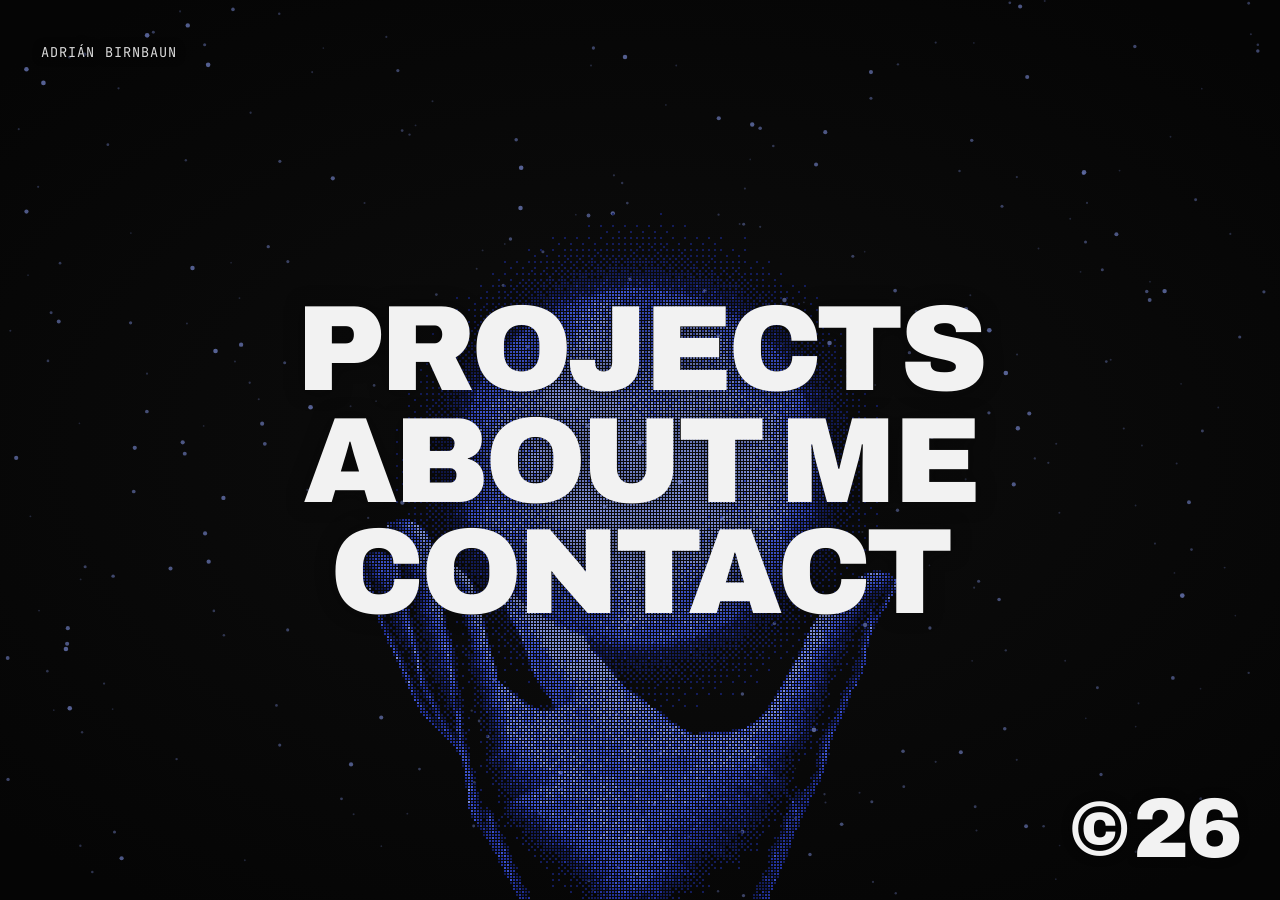
<file: index.html>
<!doctype html>
<html lang="en">
<head>
  <meta charset="utf-8">
  <meta name="viewport" content="width=device-width, initial-scale=1, viewport-fit=cover">
  <title>Adrián Birnbaun — Graphic, Digital &amp; UX/UI Designer</title>
  <meta name="description" content="Adrián Birnbaun — graphic, digital, web and UX/UI designer based in Buenos Aires.">
  <meta name="theme-color" content="#050505">

  <!-- Fonts: Archivo (display, 900) + JetBrains Mono (technical). Both open-source. -->
  <link rel="icon" href="assets/favicon/favicon.ico" sizes="any">
  <link rel="icon" type="image/png" sizes="32x32" href="assets/favicon/icon-32.png">
  <link rel="icon" type="image/png" sizes="192x192" href="assets/favicon/icon-192.png">
  <link rel="apple-touch-icon" href="assets/favicon/icon-180.png">
  <link rel="preconnect" href="https://fonts.googleapis.com">
  <link rel="preconnect" href="https://fonts.gstatic.com" crossorigin>
  <link rel="stylesheet" href="https://fonts.googleapis.com/css2?family=Archivo:wght@900&family=JetBrains+Mono:wght@400&display=swap">

  <link rel="stylesheet" href="css/style.css?v=20261112">
  <!-- Home background: dithered hand + sphere (css/aura.css). -->
  <link rel="stylesheet" href="css/aura.css?v=20261125">
</head>

<body class="aura-page">

  <!-- ============================================================
       HEADER
       ============================================================ -->
  <header class="site-header home-header">
    <span class="site-name">Adrián Birnbaun</span>
  </header>

  <!-- ============================================================
       MAIN NAVIGATION
       Each item is one link with two independent visual layers:
         .word   — the huge word (blurs + fades on hover)
         .ticker — the small moving line (always crisp, always white)
       The ticker is decorative for screen readers; the link's
       accessible name is the word itself.
       ============================================================ -->
  <main class="site-main" id="main">
    <nav class="nav" aria-label="Main">
      <ul class="nav__list">

        <li class="nav__item">
          <a class="nav__link" href="projects.html">
            <span class="word">Projects</span>
            <span class="ticker" aria-hidden="true" data-text="[ VIEW PROJECTS ] ↗">
              <span class="ticker__track">
                <span class="ticker__group">[ VIEW PROJECTS ] ↗</span>
              </span>
            </span>
          </a>
        </li>

        <li class="nav__item">
          <a class="nav__link" href="about.html">
            <span class="word">About me</span>
            <span class="ticker" aria-hidden="true" data-text="[ ABOUT ME ] ↗">
              <span class="ticker__track">
                <span class="ticker__group">[ ABOUT ME ] ↗</span>
              </span>
            </span>
          </a>
        </li>

        <li class="nav__item">
          <a class="nav__link" href="contact.html">
            <span class="word">Contact</span>
            <span class="ticker" aria-hidden="true" data-text="[ CONTACT ] ↗">
              <span class="ticker__track">
                <span class="ticker__group">[ CONTACT ] ↗</span>
              </span>
            </span>
          </a>
        </li>

      </ul>
    </nav>
  </main>

  <p class="contact-mark home-mark" aria-label="Copyright 2026">© <span>26</span></p>

  <!-- Background: periwinkle drifting dots (js/ocean.js + js/aura-dots.js)
       and a dithered hand holding a glowing sphere
       (js/aura.js). It loops until one of the three words is clicked. -->
  <canvas class="aura-dots" aria-hidden="true"></canvas>
  <canvas class="aura" aria-hidden="true"></canvas>

  <script src="js/ocean.js?v=20261112" defer></script>
  <script src="js/aura-dots.js?v=20261125" defer></script>
  <script src="js/aura-hand.js?v=20261125" defer></script>
  <script src="js/aura.js?v=20261125" defer></script>
  <script>
    /* The home page: ESC never navigates away from it (also at the bare / URL). */
    window.addEventListener('keydown', function (e) { if (e.key === 'Escape') e.stopImmediatePropagation(); }, true);
    window.addEventListener('keyup', function (e) { if (e.key === 'Escape') e.stopImmediatePropagation(); }, true);
  </script>
  <script src="js/main.js?v=20261112" defer></script>
</body>
</html>
</file>
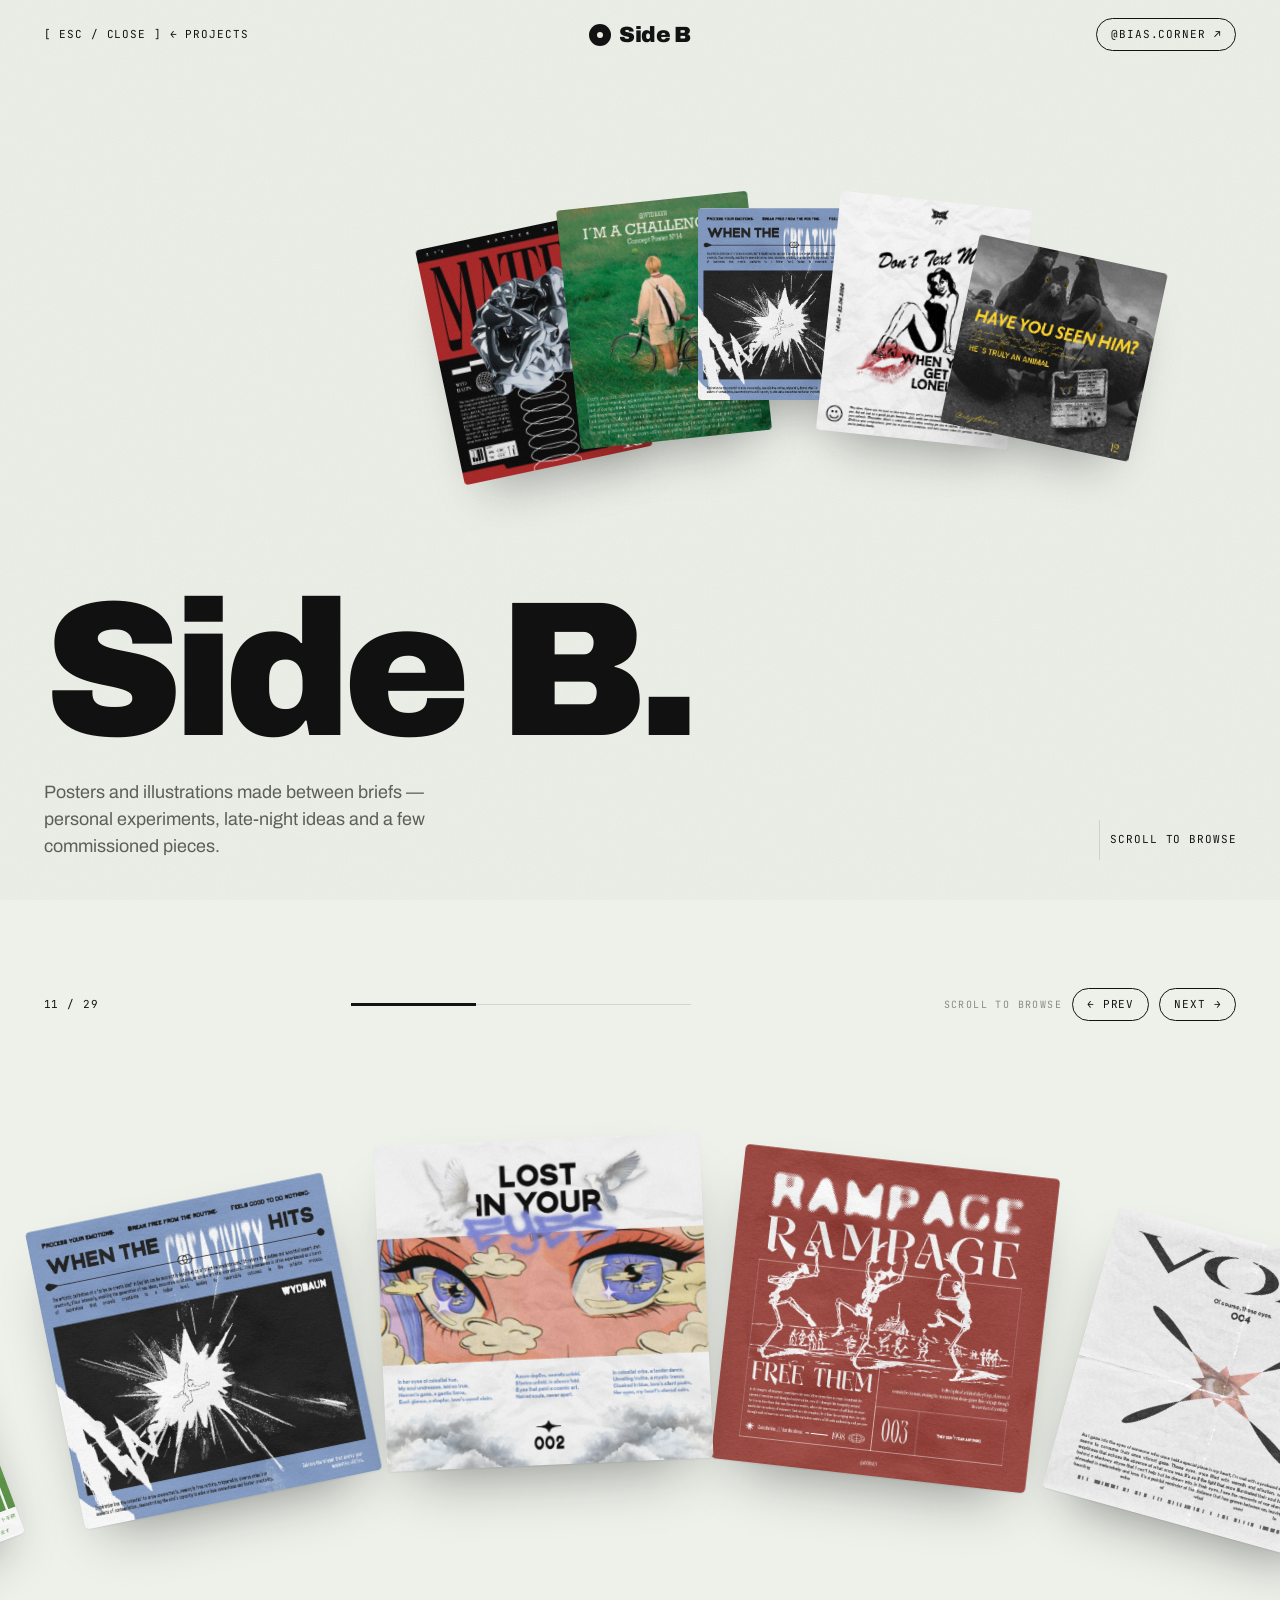
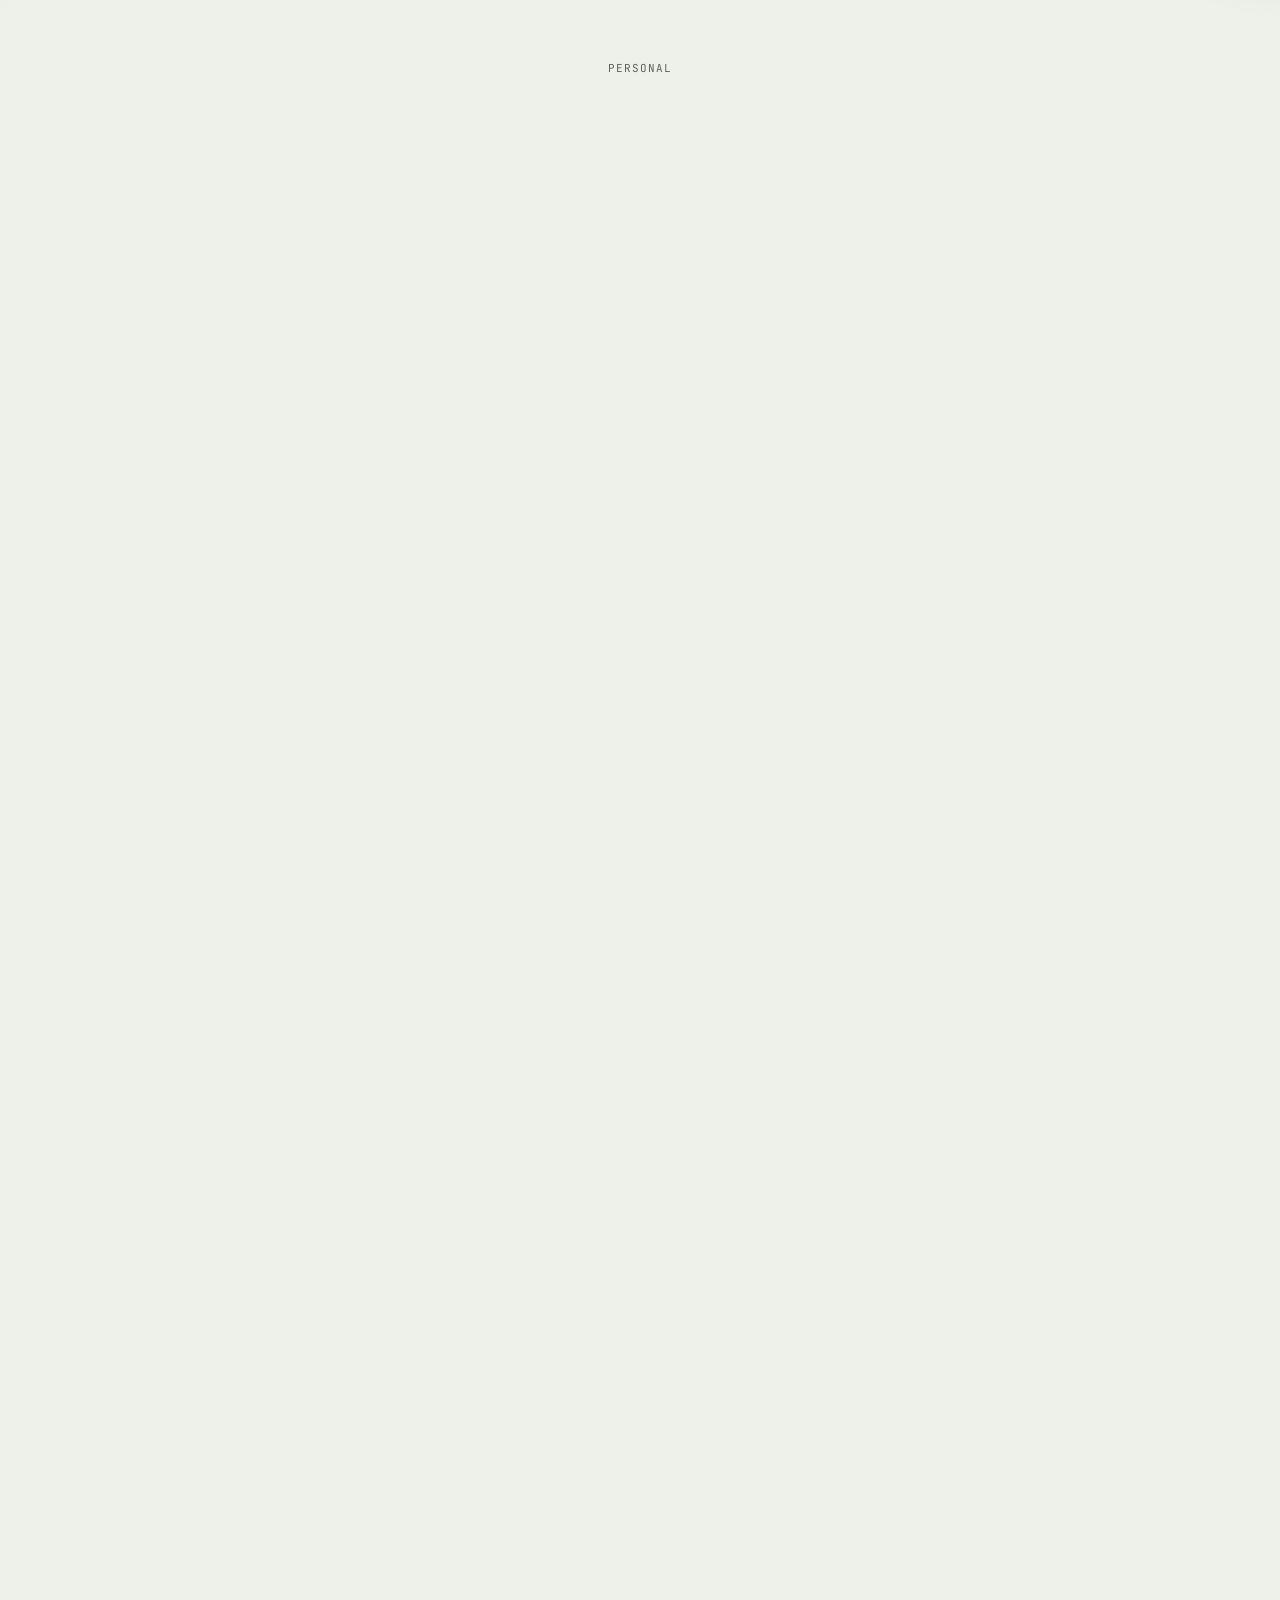
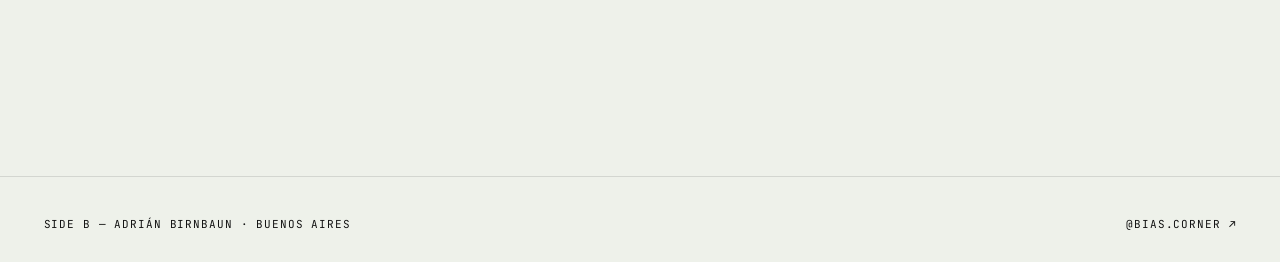
<file: assets/Art gallery/index.html>
<!DOCTYPE html>
<html lang="en">
<head>
<meta charset="UTF-8">
<meta name="viewport" content="width=device-width, initial-scale=1, viewport-fit=cover">
<title>Side B — Posters &amp; Illustrations · Adrián Birnbaun</title>
<meta name="description" content="Side B: an exhibition of posters and illustrations by Adrián Birnbaun — personal experiments and commissioned pieces.">
<meta name="theme-color" content="#eef1ea">
<link rel="preconnect" href="https://fonts.googleapis.com">
<link rel="preconnect" href="https://fonts.gstatic.com" crossorigin>
<link href="https://fonts.googleapis.com/css2?family=Archivo:wght@400;500;900&family=JetBrains+Mono:wght@400&display=swap" rel="stylesheet">
<style>
:root{
  --bg:#eef1ea; --bg-2:#e4e8df; --ink:#121212; --ink-2:#5c615b; --ink-3:#9aa097; --line:rgba(18,18,18,.12);
  --sans:"Archivo", system-ui, sans-serif; --mono:"JetBrains Mono", ui-monospace, monospace;
  --pad:clamp(16px,3.4vw,48px); --ease:cubic-bezier(.22,.8,.2,1);
}
*{box-sizing:border-box;margin:0;padding:0}
html{scroll-behavior:smooth}
html,body{overflow-x:clip}
body{background:var(--bg);color:var(--ink);font:400 16px/1.5 var(--sans);-webkit-font-smoothing:antialiased}
a{color:inherit;text-decoration:none}
button{font:inherit;color:inherit;background:none;border:0;cursor:pointer}
img{display:block;max-width:100%}
:focus-visible{outline:1px solid var(--ink);outline-offset:4px}
.mono{font:400 11px/1.4 var(--mono);letter-spacing:.08em;text-transform:uppercase}
body::after{content:"";position:fixed;inset:0;pointer-events:none;z-index:100;opacity:.35;mix-blend-mode:multiply;
  background-image:url("data:image/svg+xml,%3Csvg xmlns='http://www.w3.org/2000/svg' width='180' height='180'%3E%3Cfilter id='n'%3E%3CfeTurbulence type='fractalNoise' baseFrequency='.85' numOctaves='2' stitchTiles='stitch'/%3E%3CfeColorMatrix values='0 0 0 0 0 0 0 0 0 0 0 0 0 0 0 0 0 0 .09 0'/%3E%3C/filter%3E%3Crect width='100%25' height='100%25' filter='url(%23n)'/%3E%3C/svg%3E")}

/* header */
.hdr{position:fixed;top:0;left:0;right:0;z-index:50;display:grid;grid-template-columns:1fr auto 1fr;align-items:center;padding:18px var(--pad);transition:background .3s}
.hdr.solid{background:rgba(238,241,234,.85);backdrop-filter:blur(10px)}
.hdr .l{justify-self:start}.hdr .r{justify-self:end;display:flex;gap:10px;align-items:center}
.hdr a.mono{transition:opacity .2s}.hdr a.mono:hover{opacity:.5}
.mark{font:900 22px/1 var(--sans);letter-spacing:-.02em;display:flex;align-items:center;gap:8px}
.mark i{width:22px;height:22px;border-radius:50%;background:var(--ink);position:relative}
.mark i::after{content:"";position:absolute;inset:8px;border-radius:50%;background:var(--bg)}
.pill{border:1px solid var(--ink);border-radius:999px;padding:8px 14px;transition:background .25s,color .25s}
.pill:hover{background:var(--ink);color:var(--bg)}

/* intro */
.intro{min-height:100svh;display:flex;flex-direction:column;justify-content:flex-end;padding:120px var(--pad) 40px;position:relative;overflow:hidden}
.intro .fan{position:absolute;left:62%;top:40%;width:0;height:0}
.intro .fan img{position:absolute;max-width:none;width:clamp(120px,15vw,220px);left:0;top:0;box-shadow:0 30px 50px -24px rgba(0,0,0,.35);border-radius:4px;opacity:0;
  transform:translate(-50%,-50%) rotate(0) translateY(60px);animation:fan 1.3s var(--ease) forwards}
@keyframes fan{to{opacity:1;transform:translate(calc(-50% + var(--x)),calc(-50% + var(--y))) rotate(var(--r))}}
.intro h1{font:900 clamp(64px,15vw,240px)/.82 var(--sans);letter-spacing:-.05em;position:relative;z-index:2;mix-blend-mode:multiply}
.intro h1 span{display:inline-block;overflow:hidden;vertical-align:top;padding:0 .06em .04em 0}
.intro h1 span b{display:inline-block;font-weight:900;transform:translateY(100%);animation:up 1s .5s var(--ease) forwards}
.intro h1 span:nth-child(2) b{animation-delay:.6s}
@keyframes up{to{transform:none}}
.intro .row{display:flex;justify-content:space-between;align-items:end;gap:24px;margin-top:22px;position:relative;z-index:2;opacity:0;animation:fade 1s .9s forwards}
@keyframes fade{to{opacity:1}}
.intro p{max-width:40ch;font-size:clamp(16px,1.4vw,19px);color:var(--ink-2)}
.cue{display:flex;align-items:center;gap:10px}
.cue i{width:1px;height:40px;background:var(--line);position:relative;overflow:hidden}
.cue i::after{content:"";position:absolute;left:0;top:-40%;width:1px;height:40%;background:var(--ink);animation:cue 1.8s var(--ease) infinite}
@keyframes cue{to{top:110%}}

/* scroll carousel */
.rail{position:relative}
.stick{position:sticky;top:0;height:100svh;overflow:hidden;display:flex;flex-direction:column}
.stage{position:relative;flex:1}
.card{position:absolute;left:50%;top:44%;width:var(--w);will-change:transform,opacity;cursor:zoom-in;transform-origin:50% 120%}
.card img{width:100%;height:auto;border-radius:5px;box-shadow:0 1px 2px rgba(0,0,0,.08),0 30px 60px -28px rgba(0,0,0,.45);transition:box-shadow .4s}
.card:hover img{box-shadow:0 1px 2px rgba(0,0,0,.08),0 40px 70px -26px rgba(0,0,0,.55)}
.cap{position:absolute;left:0;right:0;bottom:clamp(28px,6vh,64px);text-align:center;padding:0 var(--pad);pointer-events:none}
.cap .kicker{color:var(--ink-2);display:flex;justify-content:center;gap:14px}
.cap h2{font:500 clamp(30px,4.2vw,62px)/1.02 var(--sans);letter-spacing:-.035em;margin-top:10px;height:1.1em;overflow:hidden}
.cap h2 span{display:block;transition:transform .5s var(--ease),opacity .5s}
.cap h2 span.out{transform:translateY(-100%);opacity:0}
.cap h2 span.in{transform:translateY(100%);opacity:0}
.bar{position:absolute;z-index:6;pointer-events:none;left:var(--pad);right:var(--pad);top:88px;display:flex;justify-content:space-between;align-items:center;gap:20px}
.prog{flex:1;max-width:340px;height:1px;background:var(--line);position:relative}
.prog i{position:absolute;left:0;top:-1px;height:3px;background:var(--ink);width:0}
.nav{display:flex;align-items:center;gap:10px;pointer-events:auto}
.nav .hint{color:var(--ink-2,#6f746a);font-size:10px;letter-spacing:.14em;text-transform:uppercase;opacity:.7}
.nav .pill{white-space:nowrap}

/* lightbox */
.lb{position:fixed;inset:0;z-index:80;background:rgba(238,241,234,.96);backdrop-filter:blur(6px);display:grid;grid-template-rows:auto 1fr auto;opacity:0;pointer-events:none;transition:opacity .3s}
.lb.open{opacity:1;pointer-events:auto}
.lb .top,.lb .bot{display:flex;justify-content:space-between;align-items:center;padding:18px var(--pad);gap:16px}
.lb figure{display:grid;place-items:center;min-height:0;padding:0 var(--pad)}
.lb img{max-height:calc(100svh - 170px);max-width:100%;width:auto;height:auto;object-fit:contain;border-radius:4px;box-shadow:0 40px 80px -30px rgba(0,0,0,.4);transform:scale(.96);transition:transform .45s var(--ease)}
.lb.open img{transform:none}
.lb .t{font:500 clamp(20px,2.4vw,32px) var(--sans);letter-spacing:-.02em}

footer{padding:40px var(--pad) 30px;border-top:1px solid var(--line);display:flex;justify-content:space-between;flex-wrap:wrap;gap:12px}

@media (prefers-reduced-motion:reduce){*{animation:none!important;transition:none!important}.intro .fan img{opacity:1;transform:translate(calc(-50% + var(--x)),calc(-50% + var(--y))) rotate(var(--r))}.intro h1 span b{transform:none}.intro .row{opacity:1}}
@media (max-width:760px){
  .hdr{grid-template-columns:1fr auto}
  .hdr .c{display:none}
  .hdr .l.mono{max-width:46vw;white-space:nowrap;overflow:hidden;text-overflow:ellipsis}
  .intro .row{flex-direction:column;align-items:flex-start}
  .intro .fan{top:36%;left:50%}
  .bar{top:72px}
  .nav{display:none}
  .cap h2{font-size:28px}
  .card{top:46%}
}

@media (max-width:760px){
  .hdr{padding:14px 16px}
  .hdr .pill{padding:7px 11px;font-size:10px}
  .intro{padding:96px 16px 32px}
  .intro h1{font-size:clamp(72px,24vw,110px)}
  .intro p{font-size:15.5px}
  .bar{left:16px;right:16px;top:64px}
  .prog{max-width:none}
  .card{top:45%}
  .card img{border-radius:4px}
  .cap{bottom:calc(28px + env(safe-area-inset-bottom))}
  .cap h2{font-size:clamp(24px,7.4vw,30px)}
  .lb .top,.lb .bot{padding:14px 16px}
  .lb figure{padding:0 12px}
  .lb img{max-height:calc(100svh - 170px)}
  .lb .bot{display:grid;grid-template-columns:auto auto;justify-content:space-between;row-gap:10px}
  .lb .bot .t{grid-column:1/-1;grid-row:1;text-align:center;font-size:20px}
  .lb .pill{padding:9px 14px}
  footer{padding:28px 16px;flex-direction:column}
}
</style>
<link rel="icon" href="../../assets/favicon/favicon.ico" sizes="any">
<link rel="icon" type="image/png" sizes="32x32" href="../../assets/favicon/icon-32.png">
<link rel="apple-touch-icon" href="../../assets/favicon/icon-180.png">
</head>
<body>

<header class="hdr" id="hdr">
  <a class="l mono" href="../../projects.html" onclick="event.preventDefault();abBack('../../projects.html')">[ ESC / CLOSE ] ← Projects</a>
  <a class="c mark" href="#top" aria-label="Side B, top"><i></i>Side B</a>
  <div class="r"><a class="mono pill" href="https://www.instagram.com/bias.corner/" target="_blank" rel="noopener">@bias.corner ↗</a></div>
</header>

<main id="top">
  <section class="intro">
    <div class="fan" id="fan" aria-hidden="true"></div>
    <h1><span><b>Side</b></span> <span><b>B.</b></span></h1>
    <div class="row">
      <p>Posters and illustrations made between briefs — personal experiments, late-night ideas and a few commissioned pieces.</p>
      <span class="cue mono"><i></i>Scroll to browse</span>
    </div>
  </section>

  <section class="rail" id="rail" aria-label="Gallery">
    <div class="stick">
      <div class="bar">
        <span class="mono" id="count">01</span>
        <span class="prog" aria-hidden="true"><i id="prog"></i></span>
        <div class="nav"><span class="hint mono">Scroll to browse</span><button class="mono pill" id="prev">← Prev</button><button class="mono pill" id="next">Next →</button></div>
      </div>
      <div class="stage" id="stage"></div>
      <div class="cap" aria-live="polite">
        <div class="kicker mono"><span id="capK">Personal</span></div>
        <h2><span id="capT">Please</span></h2>
      </div>
    </div>
  </section>

</main>

<footer class="mono">
  <span>Side B — Adrián Birnbaun · Buenos Aires</span>
  <a href="https://www.instagram.com/bias.corner/" target="_blank" rel="noopener">@bias.corner ↗</a>
</footer>


<div class="lb" id="lb" role="dialog" aria-modal="true" aria-label="Piece viewer">
  <div class="top"><span class="mono" id="lbN"></span><button class="mono pill" id="lbX">Close</button></div>
  <figure><img id="lbImg" alt=""></figure>
  <div class="bot"><button class="mono pill" id="lbP">← Prev</button><span class="t" id="lbT"></span><button class="mono pill" id="lbNx">Next →</button></div>
</div>

<script>
/* ESC / close = one step back inside the portfolio (fallback: projects) */
let abInSite=false;try{abInSite=sessionStorage.getItem('ab-nav')==='1'}catch(_){}
const abBack=(fallback)=>{location.href=fallback;return;
  if(history.length>1&&abInSite){let left=false;addEventListener('pagehide',()=>left=true,{once:true});history.back();setTimeout(()=>{if(!left)location.href=fallback},1500)}else location.href=fallback};
try{sessionStorage.setItem('ab-nav','1')}catch(_){}

const W=[
 ['p14','Please','Personal',1025,1280],
 ['p14a',"I’m a Challenger",'Personal',1025,1280],
 ['p15','The Curiosity Will Devour You','Personal',1025,1280],
 ['p16',"God’s Plan",'Personal',1025,1280],
 ['p13','A Matter of Time','Personal',1024,1280],
 ['p17',"Don’t Text Me",'Personal',1025,1280],
 ['poster-18-argentina','Campeón 2024','Personal',1025,1280],
 ['p20t','Stamp Nº20','Personal',1025,1280],
 ['p21',"If It’s Net",'Personal',1025,1280],
 ['poster-01','When the Creativity Hits','Personal',1118,1118],
 ['poster-2','Lost in Your Eyes','Personal',1400,1397],
 ['poster-3','Rampage','Personal',1118,1118],
 ['poster-4','Void','Personal',1118,1118],
 ['poster-5','Inner Peace','Personal',1118,1118],
 ['poster-6','Hunger &amp; Ambition','Personal',1118,1118],
 ['poster-7','Joyful Demons','Commission',1118,1118],
 ['poster-7-b','Joyful Demons II','Commission',1118,1118],
 ['poster-8','Essential Items','Personal',1400,1400],
 ['poster-9','Danger','Personal',1400,1400],
 ['poster-10b','Discover All of It','Personal',1118,1118],
 ['poster-11-b','Creative Perception','Personal',1118,1118],
 ['poster-12','Have You Seen Him?','Personal',1118,1118],
 ['no-time','No Time for Fancy Poems','Personal',1400,1400],
 ['poster-22-sin-textura','Stinky One','Personal',596,842],
 ['poster-23','Both of Us','Personal',596,842],
 ['poster-24','Be Cunning','Personal',596,843],
 ['poster-chico-bano','Get Shit Done','Commission',1120,1400],
 ['poster-grande-cafe',"It’s Time Coffee Club",'Commission',1000,1400],
 ['poster-grande-ramen','Tuna Flavour','Commission',1000,1400]
];
const N=W.length,$=s=>document.querySelector(s),$$=s=>[...document.querySelectorAll(s)];
const reduce=matchMedia('(prefers-reduced-motion: reduce)').matches;
const src=s=>`web/${s}.webp`,pad=n=>String(n).padStart(2,'0');
const dec=t=>{const d=document.createElement('textarea');d.innerHTML=t;return d.value};

/* header */
addEventListener('scroll',()=>$('#hdr').classList.toggle('solid',scrollY>40),{passive:true});

/* intro fan */
[[4,-260,-12,-12],[1,-130,-40,-6],[9,0,-56,0],[5,130,-40,6],[21,260,-12,12]].forEach(([i,x,y,r],k)=>{
  const im=new Image();im.src=src(W[i][0]);im.alt='';
  const s=innerWidth<760?.42:1;
  im.style.cssText=`--x:${x*s}px;--y:${y*s}px;--r:${r}deg;animation-delay:${.1+k*.08}s`;
  $('#fan').appendChild(im)});

/* carousel */
const stage=$('#stage'),rail=$('#rail');
$('#count').textContent=`01 / ${pad(N)}`;
rail.style.height=`calc(100svh + ${N-1} * 38svh)`;
const cards=W.map((w,i)=>{
  const c=document.createElement('button');c.className='card';c.setAttribute('aria-label',`Open ${dec(w[1])}`);
  const ratio=w[4]/w[3];
  const mob=innerWidth<760;c.style.setProperty('--w',mob?`min(${Math.round(66/Math.max(ratio,1))}vw, ${Math.round(46/ratio)}svh)`:`min(${Math.round(26/Math.max(ratio,1))}vw, ${Math.round(46/ratio)}svh)`);
  c.innerHTML=`<img src="${src(w[0])}" alt="${w[1]}" width="${w[3]}" height="${w[4]}" loading="${i<4?'eager':'lazy'}" decoding="async">`;
  c.onclick=()=>openLB(i);stage.appendChild(c);return c});
let cur=-1,p=0,target=0;
function railProgress(){const r=rail.getBoundingClientRect();const tot=rail.offsetHeight-innerHeight;return Math.min(1,Math.max(0,-r.top/tot))}
function layout(){
  const vw=innerWidth,mob=vw<760,gap=mob?vw*.72:Math.min(vw*.24,420);
  const pos=p*(N-1);
  cards.forEach((c,i)=>{
    const o=i-pos,ao=Math.abs(o);
    if(ao>4.5){c.style.visibility='hidden';return}
    c.style.visibility='visible';
    const x=o*gap,y=ao*ao*(mob?10:18)+ (ao<1?0:0),rot=o*(mob?7:9),sc=1-Math.min(ao,3)*.07;
    c.style.transform=`translate(calc(-50% + ${x}px), calc(-50% + ${y}px)) rotate(${rot}deg) scale(${sc})`;
    c.style.zIndex=100-Math.round(ao*10);
    c.style.opacity=ao>3.5?Math.max(0,4.5-ao):1;
  });
  $('#prog').style.width=(p*100)+'%';
  const a=Math.round(pos);if(a!==cur){setCap(a);cur=a}
}
function setCap(a){
  const w=W[a],t=$('#capT');$('#count').textContent=`${pad(a+1)} / ${pad(N)}`;
  $('#capK').textContent=w[2];
  if(reduce||cur<0){t.innerHTML=w[1];return}
  t.classList.add('out');
  setTimeout(()=>{t.innerHTML=w[1];t.classList.remove('out');t.classList.add('in');requestAnimationFrame(()=>requestAnimationFrame(()=>t.classList.remove('in')))},220);
}
(function loop(){target=railProgress();p+= (target-p)*(reduce?1:.12);if(Math.abs(target-p)<.0001)p=target;layout();requestAnimationFrame(loop)})();
function goTo(i){i=Math.max(0,Math.min(N-1,i));const tot=rail.offsetHeight-innerHeight;scrollTo({top:rail.offsetTop+tot*(i/(N-1))+1,behavior:reduce?'auto':'smooth'})}
$('#prev').onclick=()=>goTo(cur-1);$('#next').onclick=()=>goTo(cur+1);
addEventListener('resize',()=>{const mob=innerWidth<760;cards.forEach((c,i)=>{const w=W[i],r=w[4]/w[3];c.style.setProperty('--w',mob?`min(${Math.round(66/Math.max(r,1))}vw, ${Math.round(46/r)}svh)`:`min(${Math.round(26/Math.max(r,1))}vw, ${Math.round(46/r)}svh)`)});layout()});

/* lightbox */
const lb=$('#lb');let li=0,opener=null;
function openLB(i){opener=document.activeElement;li=(i+N)%N;const w=W[li];$('#lbImg').src=src(w[0]);$('#lbImg').alt=dec(w[1]);$('#lbT').innerHTML=w[1];$('#lbN').textContent=`${pad(li+1)} / ${pad(N)} · ${w[2]}`;lb.classList.add('open');document.body.style.overflow='hidden';$('#lbX').focus()}
function closeLB(){lb.classList.remove('open');document.body.style.overflow='';opener&&opener.focus()}
$('#lbX').onclick=closeLB;$('#lbP').onclick=()=>openLB(li-1);$('#lbNx').onclick=()=>openLB(li+1);
let sx=null;lb.addEventListener('touchstart',e=>{sx=e.touches[0].clientX},{passive:true});
lb.addEventListener('touchend',e=>{if(sx==null)return;const dx=e.changedTouches[0].clientX-sx;if(Math.abs(dx)>50)openLB(li+(dx<0?1:-1));sx=null});
lb.addEventListener('click',e=>{if(e.target===lb||e.target.tagName==='FIGURE')closeLB()});
addEventListener('keydown',e=>{
  if(lb.classList.contains('open')){if(e.key==='Escape')closeLB();if(e.key==='ArrowLeft')openLB(li-1);if(e.key==='ArrowRight')openLB(li+1);return}
  if(e.key==='Escape')abBack('../../projects.html');
  const r=rail.getBoundingClientRect();if(r.top<=0&&r.bottom>=innerHeight){if(e.key==='ArrowRight'){e.preventDefault();goTo(cur+1)}if(e.key==='ArrowLeft'){e.preventDefault();goTo(cur-1)}}
});
</script>
</body>
</html>
</file>
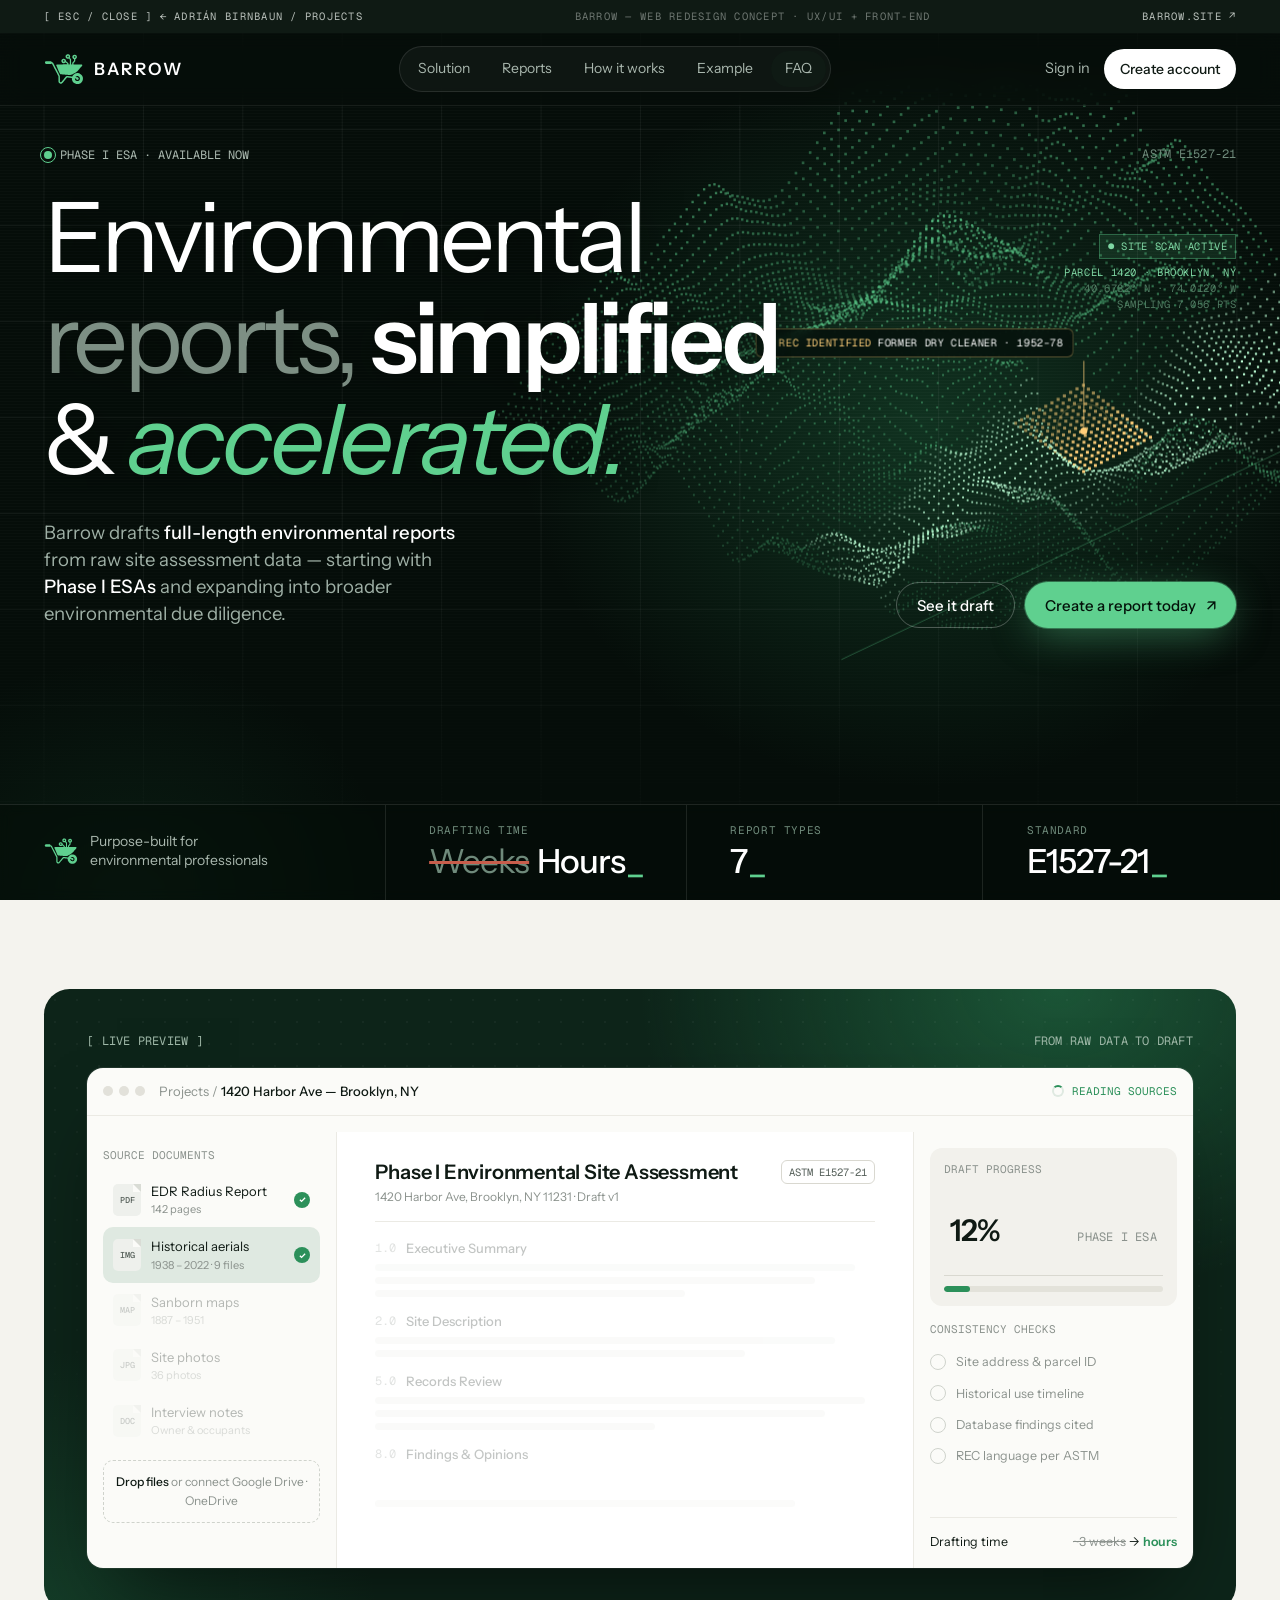
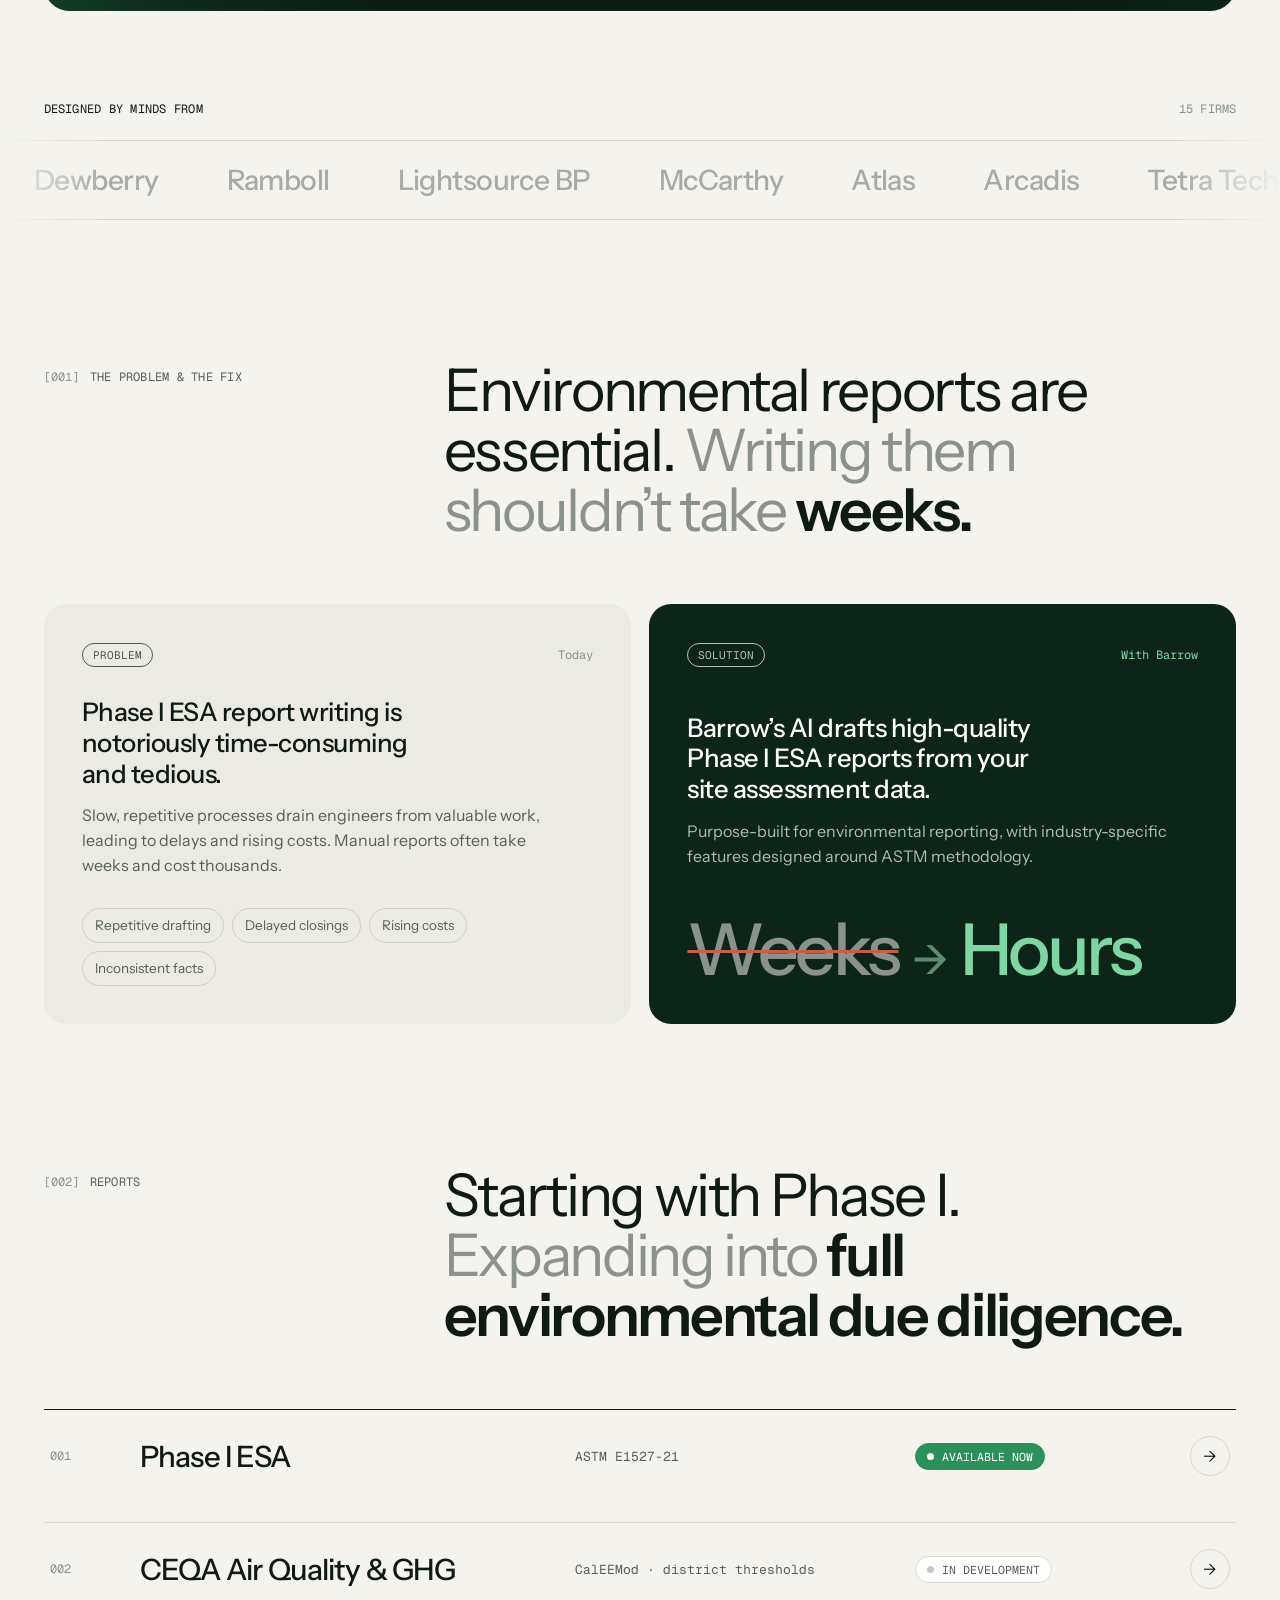
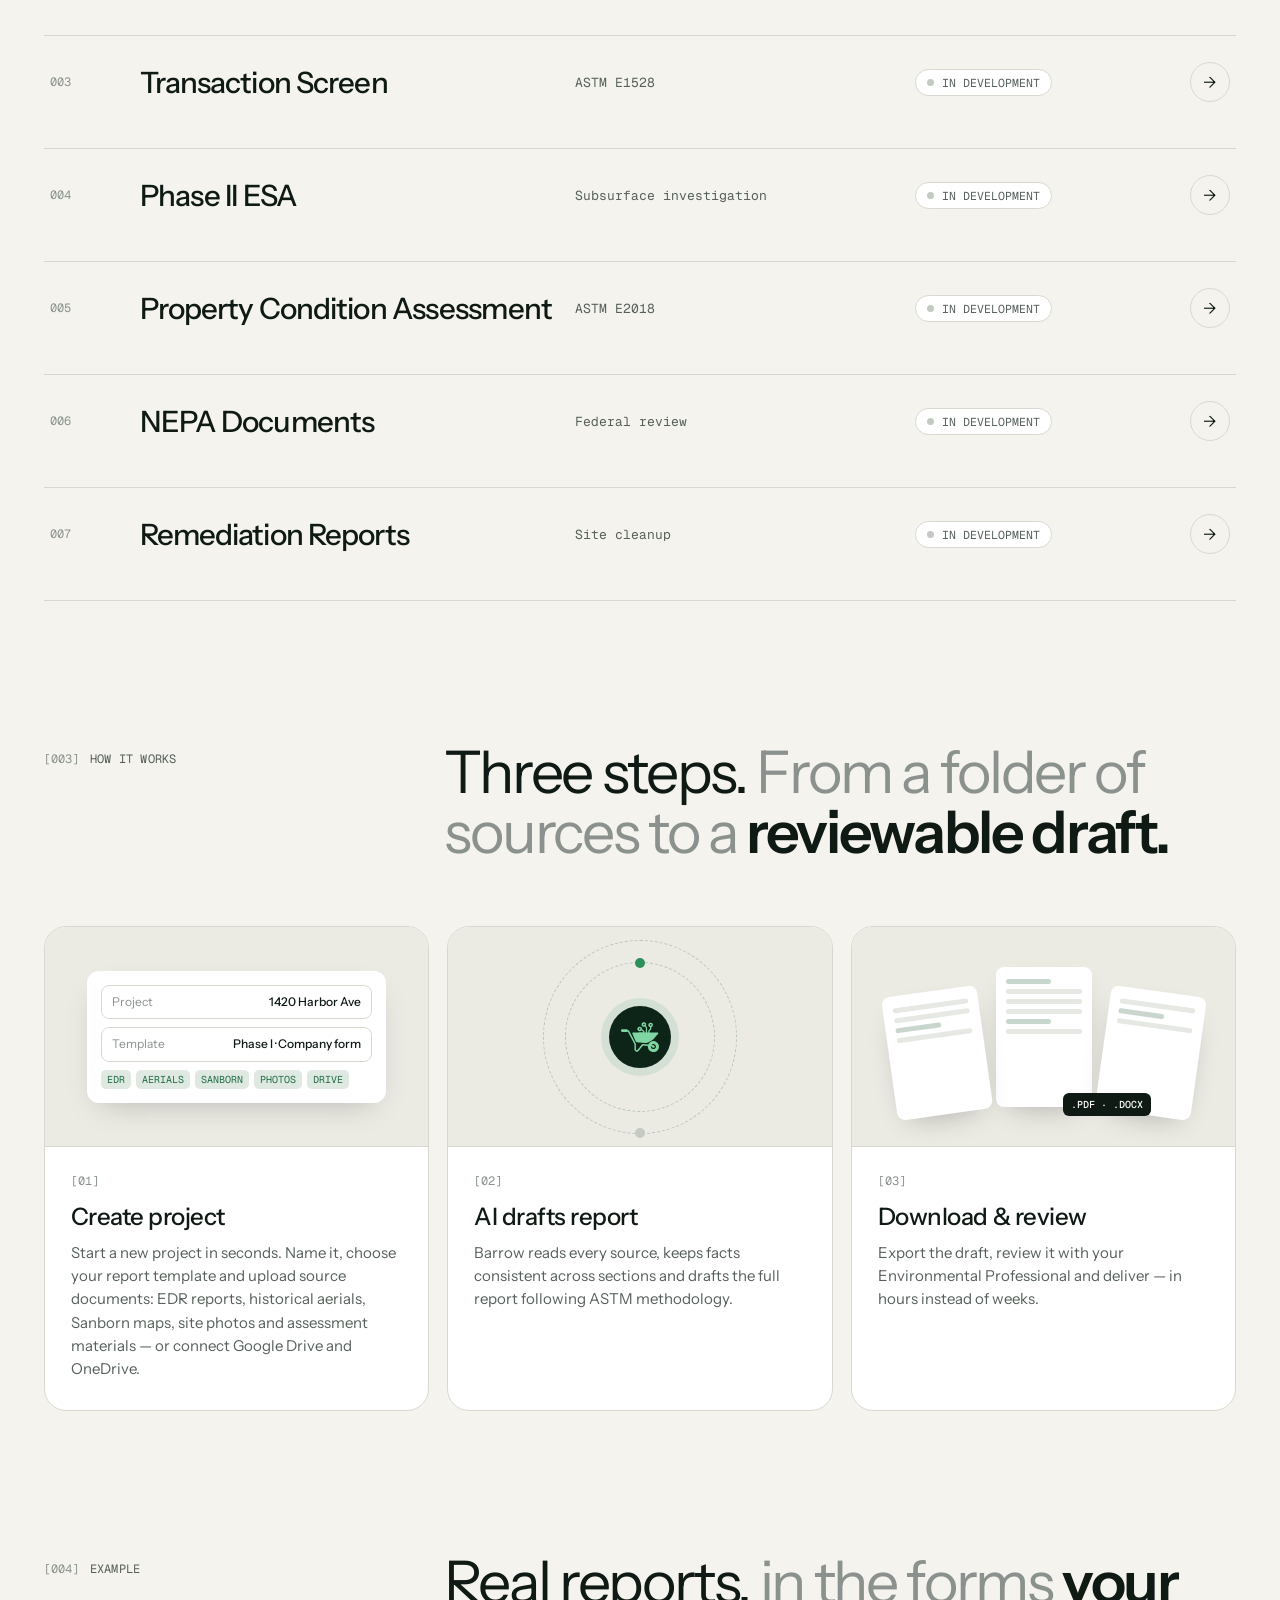
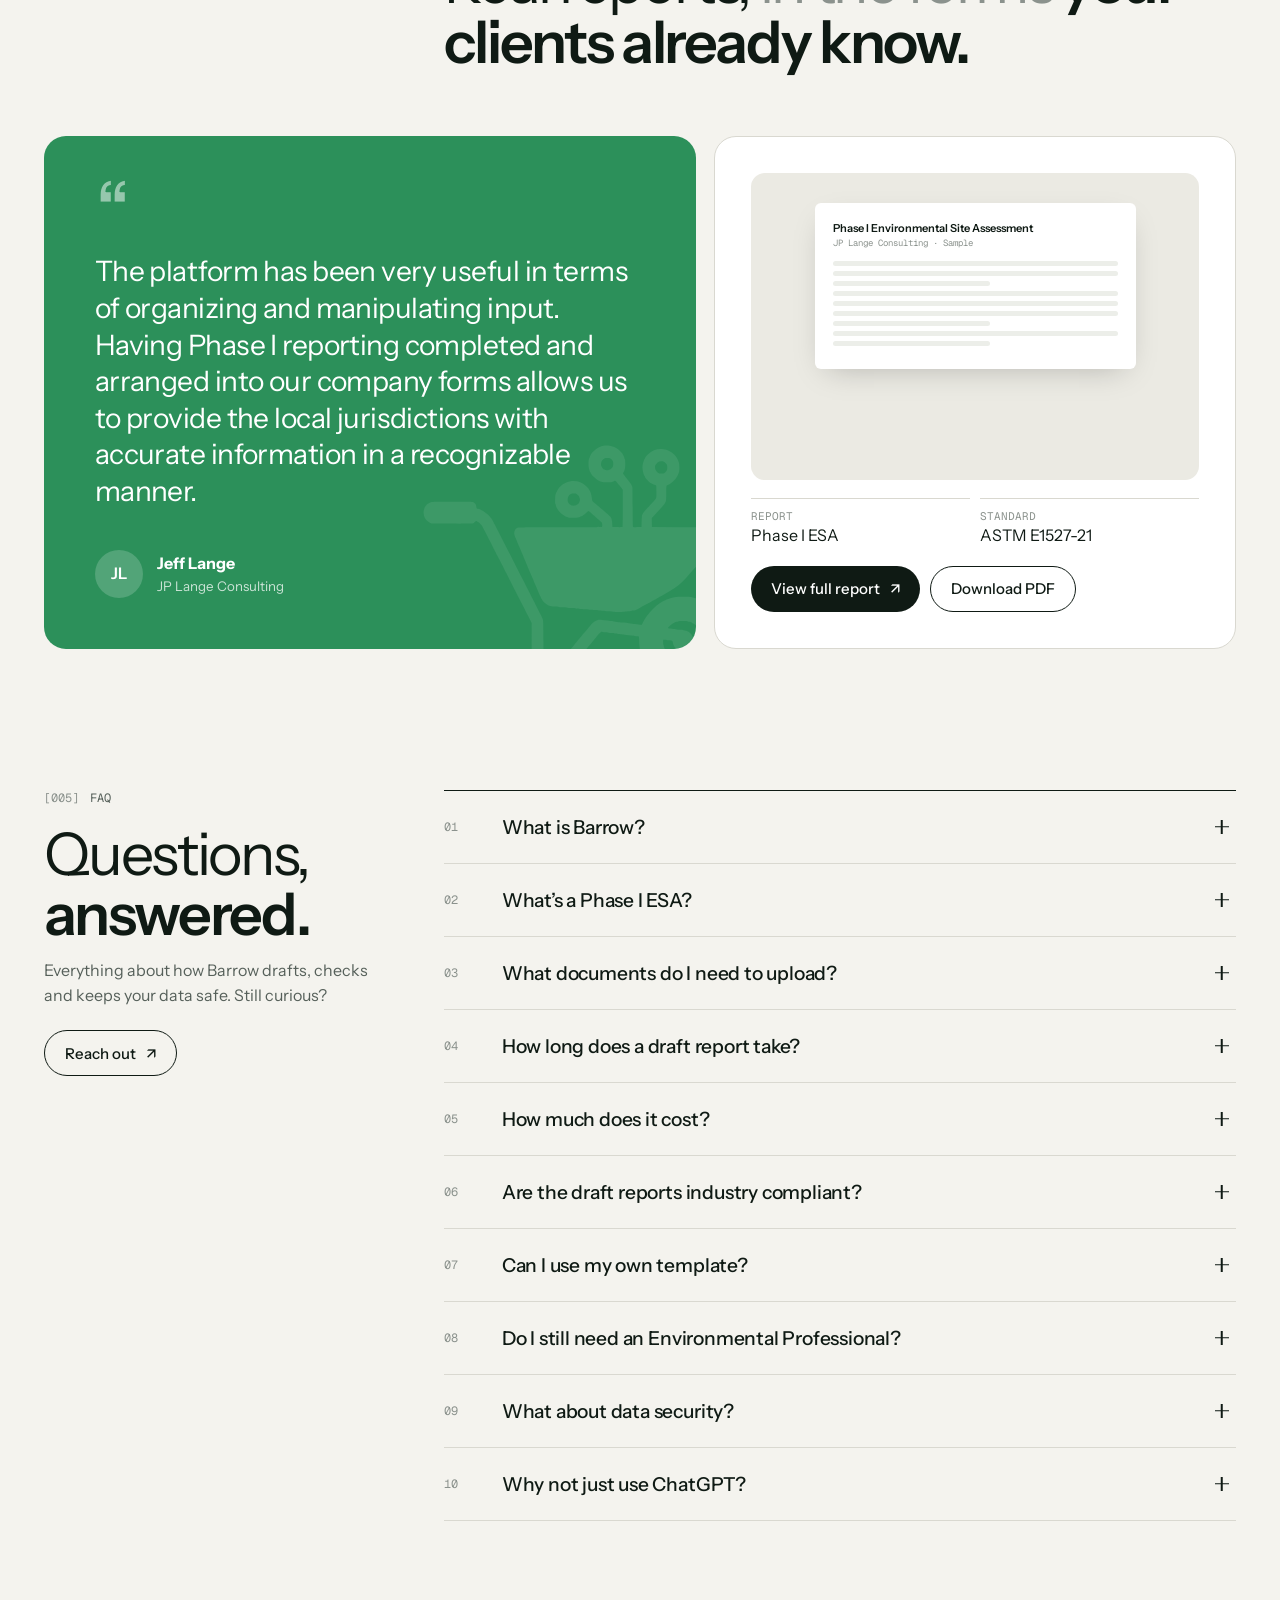
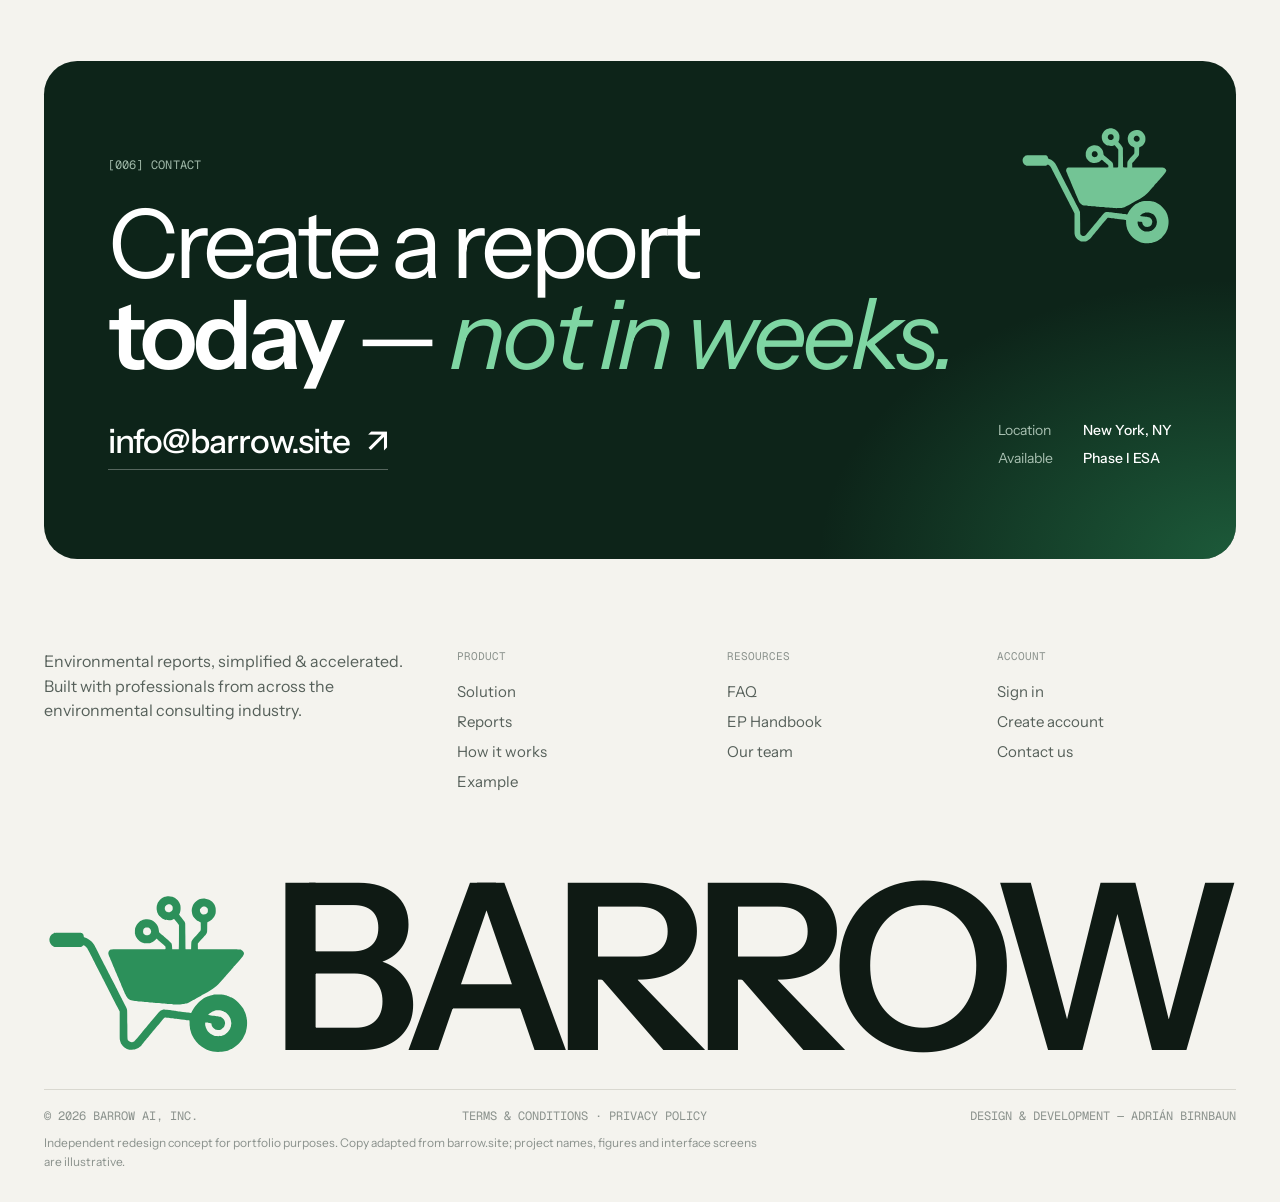
<file: assets/Barrow/index.html>
<!DOCTYPE html>
<html lang="en">
<head>
<meta charset="UTF-8">
<meta name="viewport" content="width=device-width, initial-scale=1, viewport-fit=cover">
<title>Barrow — Environmental reports, simplified & accelerated</title>
<meta name="description" content="Barrow drafts full-length environmental reports from raw site assessment data, starting with Phase I ESAs. Web concept by Adrián Birnbaun.">
<meta name="theme-color" content="#f4f3ee">
<link rel="preconnect" href="https://fonts.googleapis.com">
<link rel="preconnect" href="https://fonts.gstatic.com" crossorigin>
<link href="https://fonts.googleapis.com/css2?family=Geist+Mono:wght@400;500&family=Instrument+Sans:ital,wght@0,400;0,500;0,600;1,400&display=swap" rel="stylesheet">
<style>
:root{
  --paper:#f4f3ee; --paper-2:#ebeae3; --ink:#0f1a14; --ink-2:#56605a; --ink-3:#8b928d;
  --green:#2c905a; --green-d:#1f6e43; --forest:#0d2419; --sage:#dfe9e1; --line:#d9d8d0;
  --sans:"Instrument Sans", system-ui, sans-serif;
  --mono:"Geist Mono", ui-monospace, monospace;
  --pad:clamp(18px,3.4vw,48px); --max:1400px;
  --ease:cubic-bezier(.22,.8,.2,1);
}
*{box-sizing:border-box;margin:0;padding:0}
html{scroll-behavior:smooth;scroll-padding-top:80px}
body{background:var(--paper);color:var(--ink);font:400 16px/1.55 var(--sans);-webkit-font-smoothing:antialiased;overflow-x:hidden}
a{color:inherit;text-decoration:none}
button{font:inherit;color:inherit;background:none;border:0;cursor:pointer}
:focus-visible{outline:2px solid var(--green);outline-offset:3px;border-radius:6px}
.wrap{max-width:var(--max);margin:0 auto;padding:0 var(--pad)}
.mono{font:400 12px/1.4 var(--mono);letter-spacing:.02em;text-transform:uppercase}
.idx{font:400 12px var(--mono);color:var(--ink-3)}
.dim{color:var(--ink-3)}
::selection{background:var(--green);color:#fff}

/* Portfolio frame */
.pf{background:var(--ink);color:#b9c0bb;display:flex;justify-content:space-between;gap:16px;padding:9px var(--pad);font:400 10.5px/1.4 var(--mono);letter-spacing:.12em;text-transform:uppercase}
.pf a:hover{color:#fff}.pf span{opacity:.55}

/* Buttons */
.btn{display:inline-flex;align-items:center;gap:10px;height:46px;padding:0 20px;border-radius:999px;font:500 15px var(--sans);white-space:nowrap;position:relative;overflow:hidden;isolation:isolate;transition:color .35s var(--ease),border-color .35s}
.btn::before{content:"";position:absolute;inset:0;z-index:-1;border-radius:inherit;transform:translateY(101%);transition:transform .45s var(--ease)}
.btn:hover::before{transform:none}
.btn-dark{background:var(--ink);color:#fff}.btn-dark::before{background:var(--green)}
.btn-line{border:1px solid var(--ink)}.btn-line::before{background:var(--ink)}.btn-line:hover{color:#fff}
.btn-green{background:var(--green);color:#fff}.btn-green::before{background:var(--ink)}
.btn .ar{display:inline-block;transition:transform .35s var(--ease)}
.btn:hover .ar{transform:translate(2px,-2px)}

/* Header */
.hdr{position:sticky;top:0;z-index:30;background:rgba(244,243,238,.82);backdrop-filter:blur(12px);border-bottom:1px solid transparent;transition:border-color .3s}
.hdr.scrolled{border-color:var(--line)}
.hdr .wrap{height:72px;display:flex;align-items:center;justify-content:space-between;gap:24px}
.brand{display:flex;align-items:center;gap:10px;font:600 17px var(--sans);letter-spacing:.14em}
.brand svg{width:40px;height:32px;color:var(--green);transition:transform .5s var(--ease)}
.brand:hover svg{transform:translateX(4px) rotate(-4deg)}
.menu{display:flex;gap:4px;list-style:none;padding:4px;border:1px solid var(--line);border-radius:999px;background:rgba(255,255,255,.5)}
.menu a{display:block;padding:7px 14px;border-radius:999px;font-size:14px;color:var(--ink-2);transition:background .25s,color .25s}
.menu a:hover,.menu a.on{background:var(--ink);color:#fff}
.hdr .act{display:flex;align-items:center;gap:14px}
.hdr .act .signin{font-size:14.5px;color:var(--ink-2)}
.hdr .act .signin:hover{color:var(--ink)}
.hdr .btn{height:40px;font-size:14px;padding:0 16px}
.burger{display:none;width:40px;height:40px;border-radius:50%;border:1px solid var(--line);place-items:center}
.burger i{display:block;width:16px;height:1.5px;background:var(--ink);box-shadow:0 5px 0 var(--ink),0 -5px 0 var(--ink);transition:.3s}
.hdr.open .burger i{box-shadow:none;transform:rotate(45deg)}
.hdr.open .burger i::after{content:"";display:block;width:16px;height:1.5px;background:var(--ink);transform:rotate(90deg)}
.drawer{display:none}

/* Hero */
.hero{padding:clamp(48px,7vw,110px) 0 0}
.hero-top{display:flex;justify-content:space-between;align-items:center;gap:20px;margin-bottom:clamp(26px,3vw,40px)}
.avail{display:inline-flex;align-items:center;gap:8px;font:400 12px var(--mono);text-transform:uppercase;color:var(--ink-2)}
.avail i{width:8px;height:8px;border-radius:50%;background:var(--green);position:relative}
.avail i::after{content:"";position:absolute;inset:-4px;border-radius:50%;border:1px solid var(--green);animation:ping 2.2s var(--ease) infinite}
@keyframes ping{0%{transform:scale(.5);opacity:1}100%{transform:scale(1.8);opacity:0}}
.h1{font:400 clamp(44px,7.6vw,124px)/.98 var(--sans);letter-spacing:-.045em}
.h1 b{font-weight:600}
.h1 em{font-style:italic;color:var(--green)}
.line{display:block;overflow:hidden;padding-bottom:.06em}
.line > span{display:inline-block;transform:translateY(105%);transition:transform 1.1s var(--ease)}
.ready .line > span{transform:none}
.line:nth-child(2) > span{transition-delay:.1s}.line:nth-child(3) > span{transition-delay:.2s}
.hero-sub{display:grid;grid-template-columns:1fr 1fr;gap:var(--pad);align-items:end;margin-top:clamp(28px,3.5vw,48px)}
.hero-sub p{font-size:clamp(17px,1.45vw,21px);line-height:1.45;max-width:36ch;color:var(--ink-2)}
.hero-sub p b{color:var(--ink);font-weight:500}
.hero-cta{display:flex;gap:10px;justify-content:flex-end;flex-wrap:wrap}
.fade{opacity:0;transform:translateY(14px);transition:opacity 1s var(--ease) .45s,transform 1s var(--ease) .45s}
.ready .fade{opacity:1;transform:none}

/* Product window */
.stage{margin-top:clamp(40px,5vw,72px);border-radius:clamp(18px,2vw,28px);background:var(--forest);padding:clamp(18px,3.4vw,56px);position:relative;overflow:hidden;opacity:0;transform:translateY(30px) scale(.985);transition:opacity 1.2s var(--ease) .55s,transform 1.2s var(--ease) .55s}
.ready .stage.nope{opacity:1}
.stage::before{content:"";position:absolute;inset:0;background:radial-gradient(50% 70% at 85% 0%,rgba(44,144,90,.45),transparent 70%),radial-gradient(40% 60% at 0% 100%,rgba(44,144,90,.22),transparent 70%)}
.stage::after{content:"";position:absolute;inset:0;opacity:.35;background-image:radial-gradient(rgba(255,255,255,.12) 1px,transparent 1px);background-size:22px 22px;-webkit-mask-image:linear-gradient(180deg,#000,transparent 80%);mask-image:linear-gradient(180deg,#000,transparent 80%)}
.stage-label{position:relative;z-index:1;display:flex;justify-content:space-between;color:#9fb8a8;margin-bottom:18px}
.app{position:relative;z-index:1;background:#fbfbf8;border-radius:16px;box-shadow:0 40px 80px -30px rgba(0,0,0,.6),0 0 0 1px rgba(255,255,255,.08);overflow:hidden;display:grid;grid-template-columns:250px 1fr 280px;min-height:500px}
.bar{grid-column:1/-1;display:flex;align-items:center;gap:14px;height:48px;padding:0 16px;border-bottom:1px solid #ebeae4;font-size:13px}
.dots{display:flex;gap:6px}.dots i{width:10px;height:10px;border-radius:50%;background:#e2e1da}
.crumb{color:var(--ink-3)}.crumb b{color:var(--ink);font-weight:500}
.bar .st{margin-left:auto;display:flex;align-items:center;gap:8px;font:400 11px var(--mono);text-transform:uppercase;color:var(--green)}
.spin{width:12px;height:12px;border-radius:50%;border:2px solid var(--sage);border-top-color:var(--green);animation:spin .9s linear infinite}
@keyframes spin{to{transform:rotate(360deg)}}
.side{border-right:1px solid #ebeae4;padding:16px}
.side h4,.meta h4{font:400 11px var(--mono);text-transform:uppercase;color:var(--ink-3);margin-bottom:10px}
.file{display:flex;align-items:center;gap:10px;padding:9px 10px;border-radius:10px;font-size:13px;opacity:.3;transition:opacity .5s,background .5s}
.file.in{opacity:1}
.file.cur{background:var(--sage)}
.file .ic{width:28px;height:32px;border-radius:5px;background:#eef0ec;display:grid;place-items:center;font:500 8.5px var(--mono);color:var(--ink-2);flex:none;position:relative}
.file .ic::after{content:"";position:absolute;right:0;top:0;border-width:0 8px 8px 0;border-style:solid;border-color:#fbfbf8 #d9dcd5}
.file small{display:block;color:var(--ink-3);font-size:11px}
.file .ok{margin-left:auto;width:16px;height:16px;border-radius:50%;background:var(--green);display:grid;place-items:center;transform:scale(0);transition:transform .4s var(--ease)}
.file.in .ok{transform:scale(1)}
.drop{margin-top:12px;border:1px dashed #cfd3cc;border-radius:10px;padding:12px;text-align:center;font-size:12px;color:var(--ink-3)}
.drop b{color:var(--ink);font-weight:500}
.doc{padding:28px clamp(18px,3vw,44px);background:#fff;position:relative;overflow:hidden}
.doc .dh{display:flex;justify-content:space-between;align-items:start;border-bottom:1px solid #ebeae4;padding-bottom:14px;margin-bottom:18px}
.doc .dh h3{font:600 20px/1.2 var(--sans);letter-spacing:-.01em}
.doc .dh small{display:block;color:var(--ink-3);font-size:12px;margin-top:4px}
.astm{white-space:nowrap;flex:none;font:400 10.5px var(--mono);border:1px solid var(--line);border-radius:6px;padding:4px 7px;color:var(--ink-2)}
.sec{margin-bottom:16px;opacity:.25;transition:opacity .5s}
.sec.on{opacity:1}
.sec h5{font:500 13px var(--sans);display:flex;gap:10px;margin-bottom:8px}
.sec h5 span{font:400 12px var(--mono);color:var(--ink-3)}
.ln{height:7px;border-radius:4px;background:#eceee9;margin-bottom:6px;position:relative;overflow:hidden}
.ln::after{content:"";position:absolute;inset:0;background:#c9d6cd;transform-origin:left;transform:scaleX(0)}
.sec.on .ln::after{transform:scaleX(1);transition:transform .9s var(--ease)}
.sec.on .ln:nth-child(3)::after{transition-delay:.15s}.sec.on .ln:nth-child(4)::after{transition-delay:.3s}.sec.on .ln:nth-child(5)::after{transition-delay:.45s}
.rec{display:inline-flex;gap:6px;align-items:center;font:500 11px var(--sans);background:#fff3df;color:#8a5a00;border-radius:6px;padding:3px 7px;margin:2px 0 6px;opacity:0;transform:translateY(4px);transition:.5s var(--ease) .6s}
.sec.on .rec{opacity:1;transform:none}
.caret{position:absolute;width:2px;height:14px;background:var(--green);animation:blink 1s steps(1) infinite;transition:top .5s var(--ease),left .5s var(--ease)}
@keyframes blink{50%{opacity:0}}
.meta{border-left:1px solid #ebeae4;padding:16px;display:flex;flex-direction:column;gap:16px}
.prog{background:#f2f1ec;border-radius:12px;padding:14px}
.prog .row{display:flex;justify-content:space-between;align-items:baseline}
.prog b{font:600 30px var(--sans);letter-spacing:-.03em}
.track{height:6px;border-radius:6px;background:#e3e2da;margin-top:10px;overflow:hidden}
.track i{display:block;height:100%;width:0;background:var(--green);border-radius:6px;transition:width .6s var(--ease)}
.check{display:flex;gap:10px;align-items:center;font-size:12.5px;padding:6px 0;color:var(--ink-3);transition:color .4s}
.check i{width:16px;height:16px;border-radius:50%;border:1.5px solid #cfd3cc;flex:none;transition:.4s var(--ease)}
.check.on{color:var(--ink)}
.check.on i{background:var(--green);border-color:var(--green);box-shadow:inset 0 0 0 3px #fff}
.time{display:flex;gap:10px;align-items:center;border-top:1px solid #ebeae4;padding-top:14px;margin-top:auto;font-size:12.5px}
.time s{color:var(--ink-3)}
.time b{color:var(--green);font-weight:600}


/* ── HERO (dark, punch) ── */
.hdr.dark{background:rgba(6,14,10,.55);border-color:rgba(255,255,255,.07);color:#fff}
.hdr.dark .brand svg{color:#5fd08f}
.hdr.dark .menu{background:rgba(255,255,255,.04);border-color:rgba(255,255,255,.1)}
.hdr.dark .menu a{color:#aab8af}
.hdr.dark .menu a:hover{background:#fff;color:var(--ink)}
.hdr.dark .act .signin{color:#aab8af}.hdr.dark .act .signin:hover{color:#fff}
.hdr.dark .btn-dark{background:#fff;color:var(--ink)}.hdr.dark .btn-dark:hover{color:#fff}
.hdr.dark .burger{border-color:rgba(255,255,255,.2)}
.hdr.dark .burger i,.hdr.dark .burger i::after{background:#fff;box-shadow:0 5px 0 #fff,0 -5px 0 #fff}
.hdr.dark.open .burger i{box-shadow:none}
.hdr{margin-bottom:-73px}
.xhero{position:relative;background:#050d09;color:#fff;min-height:max(660px,calc(100svh - 33px));padding:calc(73px + clamp(28px,4.5vh,60px)) 0 0;overflow:hidden;isolation:isolate;display:flex;flex-direction:column}
.xhero::before{content:"";position:absolute;inset:0;z-index:-2;background:
  radial-gradient(45% 60% at 72% 45%,rgba(44,144,90,.28),transparent 70%),
  radial-gradient(30% 40% at 10% 100%,rgba(44,144,90,.12),transparent 70%)}
.xgrid{position:absolute;inset:0;z-index:-1;pointer-events:none;
  background-image:linear-gradient(rgba(255,255,255,.055) 1px,transparent 1px),linear-gradient(90deg,rgba(255,255,255,.055) 1px,transparent 1px);
  background-size:calc((100% - var(--pad)*2)/12) 96px;background-position:var(--pad) 0;
  -webkit-mask-image:linear-gradient(180deg,#000 55%,transparent);mask-image:linear-gradient(180deg,#000 55%,transparent)}
.xgrid::after{content:"";position:absolute;inset:0;background:repeating-linear-gradient(0deg,rgba(255,255,255,.018) 0 1px,transparent 1px 3px)}
#terrain{position:absolute;z-index:0;right:-4%;top:6%;width:68%;height:88%;opacity:0;transition:opacity 1.6s var(--ease) .3s}
.ready #terrain{opacity:1}
.xhero .wrap{position:relative;z-index:1;flex:1;display:flex;flex-direction:column;width:100%}
.hud{position:absolute;z-index:1;font:400 10.5px/1.5 var(--mono);letter-spacing:.06em;text-transform:uppercase;color:#7fd6a3;pointer-events:none}
.hud.tl{right:var(--pad);top:calc(73px + clamp(90px,10vw,130px));text-align:right}
.hud .chip{display:inline-block;background:rgba(95,208,143,.12);border:1px solid rgba(95,208,143,.35);padding:4px 8px;margin-bottom:6px}
.hud .dim2{color:#4f7a61}
.hud.rec{left:0;top:0;width:max-content;opacity:0;transition:opacity .4s;white-space:nowrap;color:#ffcf7a;background:rgba(5,13,9,.78);border:1px solid rgba(255,207,122,.35);padding:6px 9px;backdrop-filter:blur(4px)}
.hud.rec b{display:block;color:#fff;font-weight:500}

.xhero .hero-top .avail{color:#aab8af}
.xhero .hero-top .avail i{background:#5fd08f}.xhero .hero-top .avail i::after{border-color:#5fd08f}
.xhero .h1{font-size:clamp(46px,min(7.6vw,12.5svh),132px);max-width:11.5ch;text-shadow:0 2px 40px rgba(5,13,9,.6)}
.xhero .h1 em{color:#5fd08f}
.xhero .h1 .stroke{color:#7d8f84;font-weight:400}
.xhero .hero-sub{grid-template-columns:minmax(0,520px) auto;justify-content:space-between;margin:clamp(20px,3vh,40px) 0 clamp(28px,4.5vh,56px)}
.xhero .hero-top{margin-bottom:clamp(18px,3vh,36px)}
.xhero .hero-sub p{color:#9fb0a6}
.xhero .hero-sub p b{color:#fff}
.btn-glow{background:#5fd08f;color:#04120a;box-shadow:0 0 0 1px rgba(95,208,143,.4),0 10px 40px -8px rgba(95,208,143,.55)}
.btn-glow::before{background:#fff}
.btn-ghost-w{border:1px solid rgba(255,255,255,.28);color:#fff}
.btn-ghost-w::before{background:#fff}.btn-ghost-w:hover{color:var(--ink)}
.xstats{margin-top:auto;display:grid;grid-template-columns:1.3fr repeat(3,1fr);border-top:1px solid rgba(255,255,255,.1);position:relative;z-index:1;background:rgba(5,13,9,.55);backdrop-filter:blur(6px)}
.xstats > div{padding:18px var(--pad) 20px;border-right:1px solid rgba(255,255,255,.1)}
.xstats > div:last-child{border-right:0}
.xstats small{display:block;font:400 11px var(--mono);letter-spacing:.06em;text-transform:uppercase;color:#6f8a7b;margin-bottom:8px}
.xstats b{font:500 clamp(26px,2.6vw,38px)/1 var(--sans);letter-spacing:-.03em}
.xstats b s{color:#6f8a7b;text-decoration-color:#c85d4b;margin-right:8px;font-weight:400}
.xstats b::after{content:"_";color:#5fd08f;margin-left:3px;animation:blink 1s steps(1) infinite}
.xstats .lead{display:flex;align-items:center;gap:12px;color:#aab8af;font-size:14px;line-height:1.35}
.xstats .lead svg{width:34px;height:28px;color:#5fd08f;flex:none}
.cross{position:absolute;z-index:1;width:13px;height:13px;pointer-events:none}
.cross::before,.cross::after{content:"";position:absolute;background:rgba(255,255,255,.45)}
.cross::before{left:6px;top:0;width:1px;height:13px}.cross::after{top:6px;left:0;height:1px;width:13px}
.scrollcue{display:inline-flex;align-items:center;gap:8px;font:400 11px var(--mono);letter-spacing:.08em;text-transform:uppercase;color:#aab8af}
.scrollcue i{display:block;width:1px;height:26px;background:rgba(255,255,255,.2);position:relative;overflow:hidden}
.scrollcue i::after{content:"";position:absolute;left:0;top:-40%;width:1px;height:40%;background:#5fd08f;animation:cue 1.8s var(--ease) infinite}
@keyframes cue{to{top:110%}}
.preview{padding-top:clamp(60px,7vw,100px)}
.preview .stage{margin-top:0}
.stage.in{opacity:1;transform:none}
@media (max-width:980px){
  #terrain{width:120%;right:-30%;top:auto;bottom:90px;height:60%;opacity:.55!important}
  .xstats{grid-template-columns:1fr 1fr}
  .xstats .lead{grid-column:1/-1;border-right:0;border-bottom:1px solid rgba(255,255,255,.1)}
  .xstats > div:nth-child(3){border-right:0}
  .xstats > div:nth-child(4){grid-column:1/-1;border-top:1px solid rgba(255,255,255,.1)}
  .hud.tl,.hud.rec{display:none}
  #terrain{opacity:.4!important}
  .xhero .hero-sub{grid-template-columns:1fr}
}

/* Marquee */
.firms{padding:clamp(56px,7vw,96px) 0 0}
.firms .head{display:flex;justify-content:space-between;align-items:center;margin-bottom:22px}
.mq{overflow:hidden;border-top:1px solid var(--line);border-bottom:1px solid var(--line);-webkit-mask-image:linear-gradient(90deg,transparent,#000 8%,#000 92%,transparent);mask-image:linear-gradient(90deg,transparent,#000 8%,#000 92%,transparent)}
.mq .t{display:flex;width:max-content;animation:mq 45s linear infinite}
.mq:hover .t{animation-play-state:paused}
.mq span{padding:22px 34px;font:500 clamp(20px,2.2vw,30px) var(--sans);letter-spacing:-.02em;color:#a6aba6;white-space:nowrap;transition:color .3s}
.mq span:hover{color:var(--ink)}
@keyframes mq{to{transform:translateX(-50%)}}

/* Section scaffolding */
.block{padding:clamp(90px,11vw,170px) 0}
.shead{display:grid;grid-template-columns:.9fr 2fr;gap:var(--pad);margin-bottom:clamp(40px,5vw,72px);align-items:start}
.shead .mono{display:flex;gap:10px;color:var(--ink-2);padding-top:.7em}
.h2{font:400 clamp(34px,4.6vw,72px)/1.02 var(--sans);letter-spacing:-.04em}
.h2 b{font-weight:600}
.h2 .dim{color:var(--ink-3)}
.rv{opacity:0;transform:translateY(24px);transition:opacity 1s var(--ease),transform 1s var(--ease)}
.rv.in{opacity:1;transform:none}
.rv.d1{transition-delay:.08s}.rv.d2{transition-delay:.16s}.rv.d3{transition-delay:.24s}

/* Problem / solution */
.ps{display:grid;grid-template-columns:repeat(2,1fr);gap:18px}
.card{border-radius:22px;padding:clamp(24px,3vw,44px);min-height:420px;display:flex;flex-direction:column;justify-content:space-between;gap:30px}
.card.pr{background:var(--paper-2)}
.card.so{background:var(--forest);color:#fff}
.card h3{font:500 clamp(22px,2vw,30px)/1.2 var(--sans);letter-spacing:-.02em;max-width:22ch}
.card p{color:var(--ink-2);max-width:44ch}
.card.so p{color:#a9c1b2}
.card .top{display:flex;justify-content:space-between;align-items:center}
.tag{font:400 11px var(--mono);text-transform:uppercase;border:1px solid currentColor;border-radius:999px;padding:4px 10px;opacity:.7}
.cmp{display:flex;align-items:baseline;gap:14px;font:500 clamp(46px,5.6vw,84px)/1 var(--sans);letter-spacing:-.05em}
.cmp s{color:var(--ink-3);text-decoration-thickness:3px;text-decoration-color:#c85d4b}
.cmp b{color:#7fd6a3;font-weight:500}
.cmp small{font:400 12px var(--mono);letter-spacing:0;text-transform:uppercase;color:inherit;opacity:.6}
.pains{display:flex;flex-wrap:wrap;gap:8px}
.pains span{font-size:13.5px;border:1px solid #cfcec5;border-radius:999px;padding:6px 12px;color:var(--ink-2)}

/* Reports list */
.list{border-top:1px solid var(--ink)}
.row{display:grid;grid-template-columns:70px 1.3fr 1fr .8fr 40px;align-items:center;gap:20px;padding:26px 6px;border-bottom:1px solid var(--line);position:relative;cursor:default;transition:padding .45s var(--ease)}
.row::before{content:"";position:absolute;inset:0;background:var(--sage);transform:scaleY(0);transform-origin:bottom;transition:transform .45s var(--ease);z-index:-1;border-radius:4px}
.row:hover::before,.row:focus-within::before{transform:scaleY(1)}
.row:hover{padding-left:18px;padding-right:18px}
.row h3{font:500 clamp(22px,2.3vw,34px)/1.1 var(--sans);letter-spacing:-.03em}
.row .std{font:400 13px var(--mono);color:var(--ink-2)}
.row .desc{grid-column:2/5;max-height:0;overflow:hidden;color:var(--ink-2);transition:max-height .5s var(--ease),margin .5s var(--ease);font-size:15px;max-width:60ch}
.row:hover .desc,.row:focus-within .desc{max-height:80px;margin-top:-8px}
.status{justify-self:start;display:inline-flex;align-items:center;gap:8px;font:400 11.5px var(--mono);text-transform:uppercase;border-radius:999px;padding:5px 11px;background:#fff;border:1px solid var(--line);color:var(--ink-2)}
.status i{width:7px;height:7px;border-radius:50%;background:#c5c9c3}
.status.live{background:var(--green);border-color:var(--green);color:#fff}
.status.live i{background:#fff;animation:pulse 1.8s infinite}
@keyframes pulse{50%{opacity:.35}}
.row .go{width:40px;height:40px;border-radius:50%;border:1px solid var(--line);display:grid;place-items:center;transition:.35s var(--ease)}
.row:hover .go{background:var(--ink);color:#fff;border-color:var(--ink);transform:rotate(-45deg)}

/* Steps */
.steps{display:grid;grid-template-columns:repeat(3,1fr);gap:18px}
.step{background:#fff;border:1px solid var(--line);border-radius:22px;overflow:hidden;display:flex;flex-direction:column}
.step .vis{height:220px;background:var(--paper-2);position:relative;overflow:hidden;display:grid;place-items:center;border-bottom:1px solid var(--line)}
.step .txt{padding:26px 26px 30px}
.step .txt .idx{display:block;margin-bottom:14px}
.step h3{font:500 24px/1.15 var(--sans);letter-spacing:-.02em;margin-bottom:10px}
.step p{color:var(--ink-2);font-size:15px}
/* step visuals */
.v-new{width:78%;background:#fff;border-radius:12px;box-shadow:0 12px 30px -14px rgba(0,0,0,.25);padding:14px;font-size:12px;display:grid;gap:8px}
.v-new .fld{border:1px solid var(--line);border-radius:8px;padding:7px 10px;display:flex;justify-content:space-between;color:var(--ink-3)}
.v-new .fld b{color:var(--ink);font-weight:500}
.chips{display:flex;gap:5px;flex-wrap:wrap}
.chips span{font:400 10px var(--mono);background:var(--sage);color:var(--green-d);border-radius:5px;padding:3px 6px;opacity:0;transform:translateY(6px);transition:.5s var(--ease)}
.step.in .chips span{opacity:1;transform:none}
.step.in .chips span:nth-child(2){transition-delay:.15s}.step.in .chips span:nth-child(3){transition-delay:.3s}.step.in .chips span:nth-child(4){transition-delay:.45s}.step.in .chips span:nth-child(5){transition-delay:.6s}
.v-ai{position:relative;width:150px;height:150px}
.v-ai .core{position:absolute;inset:44px;border-radius:50%;background:var(--forest);display:grid;place-items:center;color:#7fd6a3;box-shadow:0 0 0 8px rgba(44,144,90,.12)}
.v-ai .core svg{width:40px;height:32px}
.v-ai .orb{position:absolute;inset:0;border:1px dashed #b9c6bd;border-radius:50%;animation:spin 18s linear infinite}
.v-ai .orb i{position:absolute;top:-5px;left:50%;width:10px;height:10px;margin-left:-5px;border-radius:50%;background:var(--green)}
.v-ai .orb.o2{inset:-22px;animation-duration:28s;animation-direction:reverse}
.v-ai .orb.o2 i{background:#c5c9c3;top:auto;bottom:-5px}
.v-dl{display:flex;gap:12px;align-items:end}
.page{width:96px;height:124px;background:#fff;border-radius:8px;box-shadow:0 12px 30px -14px rgba(0,0,0,.3);padding:12px 10px;display:grid;gap:5px;align-content:start;transition:transform .6s var(--ease)}
.page i{height:5px;border-radius:3px;background:#e6e8e3}
.page i.g{background:#c9d6cd;width:60%}
.page:nth-child(1){transform:rotate(-8deg) translateY(8px)}
.page:nth-child(3){transform:rotate(8deg) translateY(8px)}
.step:hover .page:nth-child(1){transform:rotate(-12deg) translate(-8px,4px)}
.step:hover .page:nth-child(3){transform:rotate(12deg) translate(8px,4px)}
.pdf{position:absolute;right:22%;bottom:30px;font:500 10px var(--mono);background:var(--ink);color:#fff;padding:5px 8px;border-radius:6px}

/* Example */
.ex{display:grid;grid-template-columns:1.25fr 1fr;gap:18px;align-items:stretch}
.quote{background:var(--green);color:#fff;border-radius:22px;padding:clamp(28px,4vw,60px);display:flex;flex-direction:column;justify-content:space-between;gap:40px;position:relative;overflow:hidden}
.quote svg.bg{position:absolute;right:-40px;bottom:-40px;width:320px;height:250px;color:rgba(255,255,255,.08)}
.quote blockquote{font:400 clamp(22px,2.2vw,32px)/1.3 var(--sans);letter-spacing:-.02em;position:relative}
.quote blockquote::before{content:"“";display:block;font:500 80px/0.6 var(--sans);opacity:.5;margin-bottom:18px}
.who{display:flex;align-items:center;gap:14px;position:relative}
.who .av{width:48px;height:48px;border-radius:50%;background:rgba(255,255,255,.18);display:grid;place-items:center;font-weight:600}
.who small{display:block;opacity:.75}
.report{background:#fff;border:1px solid var(--line);border-radius:22px;padding:clamp(22px,3vw,36px);display:flex;flex-direction:column;gap:18px}
.report .rp{flex:1;border-radius:14px;background:var(--paper-2);padding:18px;position:relative;overflow:hidden;min-height:240px}
.rp .sheet{background:#fff;border-radius:6px;box-shadow:0 10px 30px -12px rgba(0,0,0,.25);padding:18px;width:78%;margin:0 auto;transform:translateY(12px);transition:transform .6s var(--ease)}
.report:hover .sheet{transform:translateY(0)}
.sheet h6{font:600 11px var(--sans);margin-bottom:2px}
.sheet small{display:block;font:400 9px var(--mono);color:var(--ink-3);margin-bottom:12px}
.sheet i{display:block;height:5px;border-radius:3px;background:#eceee9;margin-bottom:5px}
.sheet i.s{width:55%}
.kv{display:grid;grid-template-columns:1fr 1fr;gap:10px}
.kv div{border-top:1px solid var(--line);padding-top:10px}
.kv small{display:block;font:400 11px var(--mono);text-transform:uppercase;color:var(--ink-3)}
.report .btns{display:flex;gap:10px;flex-wrap:wrap}

/* FAQ */
.faq{display:grid;grid-template-columns:.9fr 2fr;gap:var(--pad)}
.faq aside p{color:var(--ink-2);max-width:30ch;margin:14px 0 22px}
.qa{border-top:1px solid var(--ink)}
.qa details{border-bottom:1px solid var(--line)}
.qa summary{list-style:none;display:grid;grid-template-columns:48px 1fr 28px;align-items:center;gap:10px;padding:22px 0;cursor:pointer;font:500 clamp(17px,1.5vw,21px) var(--sans);letter-spacing:-.01em;transition:color .25s}
.qa summary::-webkit-details-marker{display:none}
.qa summary:hover{color:var(--green)}
.qa summary .pm{width:28px;height:28px;position:relative}
.qa summary .pm::before,.qa summary .pm::after{content:"";position:absolute;left:50%;top:50%;width:14px;height:1.5px;background:currentColor;transform:translate(-50%,-50%);transition:transform .4s var(--ease)}
.qa summary .pm::after{transform:translate(-50%,-50%) rotate(90deg)}
.qa details[open] .pm::after{transform:translate(-50%,-50%) rotate(0)}
.qa .ans{display:grid;grid-template-rows:0fr;transition:grid-template-rows .45s var(--ease)}
.qa details[open] .ans{grid-template-rows:1fr}
.qa .ans > div{overflow:hidden}
.qa .ans p{padding:0 38px 24px 58px;color:var(--ink-2);max-width:72ch}

/* Contact */
.contact{background:var(--forest);color:#fff;border-radius:clamp(22px,2.6vw,36px);padding:clamp(40px,7vw,110px) clamp(24px,5vw,80px);position:relative;overflow:hidden}
.contact::before{content:"";position:absolute;inset:0;background:radial-gradient(50% 80% at 100% 100%,rgba(44,144,90,.5),transparent 70%)}
.contact > *{position:relative}
.contact .mono{color:#9fb8a8}
.contact h2{font:400 clamp(44px,7.5vw,120px)/.95 var(--sans);letter-spacing:-.05em;margin:22px 0 40px}
.contact h2 b{font-weight:600}
.contact h2 em{font-style:italic;color:#7fd6a3}
.mail{display:inline-flex;align-items:center;gap:16px;font:500 clamp(22px,2.6vw,38px) var(--sans);letter-spacing:-.03em;border-bottom:1px solid rgba(255,255,255,.3);padding-bottom:8px;transition:border-color .3s,gap .4s var(--ease)}
.mail:hover{border-color:#fff;gap:24px}
.cgrid{display:flex;justify-content:space-between;align-items:end;gap:30px;flex-wrap:wrap}
.cmeta{display:grid;grid-template-columns:auto auto;gap:6px 30px;font-size:14px;color:#a9c1b2}
.cmeta b{color:#fff;font-weight:500}
.contact svg.big{position:absolute;right:clamp(20px,5vw,80px);top:clamp(30px,5vw,70px);width:clamp(90px,12vw,170px);height:clamp(70px,9.4vw,133px);color:#7fd6a3;opacity:.9}

/* Footer */
footer{padding:clamp(60px,7vw,90px) 0 30px;overflow:hidden}
.fg{display:grid;grid-template-columns:1.6fr 1fr 1fr 1fr;gap:30px}
.fg h4{font:400 11px var(--mono);text-transform:uppercase;color:var(--ink-3);margin-bottom:14px}
.fg a{display:block;line-height:2;font-size:15px;color:var(--ink-2);transition:color .2s}
.fg a:hover{color:var(--green)}
.wordmark{font:600 clamp(40px,14vw,250px)/.8 var(--sans);white-space:nowrap;max-width:100%;overflow:visible;letter-spacing:-.06em;margin-top:clamp(50px,6vw,90px);display:flex;align-items:flex-end;gap:.08em;color:var(--ink)}
.wordmark svg{width:.9em;height:.7em;color:var(--green);flex:none;margin-bottom:.02em}
.fbot{display:flex;justify-content:space-between;flex-wrap:wrap;gap:12px;margin-top:30px;padding-top:18px;border-top:1px solid var(--line);font:400 12px var(--mono);text-transform:uppercase;color:var(--ink-3)}
.disc{margin-top:10px;font-size:12px;color:var(--ink-3);max-width:90ch}

/* To top */
.totop{position:fixed;right:20px;bottom:20px;z-index:20;width:46px;height:46px;border-radius:50%;background:var(--ink);color:#fff;display:grid;place-items:center;opacity:0;transform:translateY(10px);pointer-events:none;transition:.35s var(--ease)}
.totop.show{opacity:1;transform:none;pointer-events:auto}
.totop:hover{background:var(--green)}

@media (prefers-reduced-motion:reduce){
  *,*::before,*::after{animation:none!important;transition:none!important}
  .rv,.fade,.stage{opacity:1;transform:none}
  .line>span{transform:none}
}

@media (max-width:1180px){
  .app{grid-template-columns:220px 1fr}
  .meta{display:none}
}
@media (max-width:980px){
  .menu,.hdr .act .signin{display:none}
  .burger{display:grid}
  .drawer{display:block;position:fixed;left:0;right:0;top:72px;background:var(--paper);border-bottom:1px solid var(--line);padding:8px var(--pad) 24px;opacity:0;transform:translateY(-8px);pointer-events:none;transition:.35s var(--ease)}
  .hdr.open .drawer{opacity:1;transform:none;pointer-events:auto}
  .drawer a{display:flex;justify-content:space-between;padding:14px 0;border-bottom:1px solid var(--line);font-size:20px;letter-spacing:-.02em}
  .hero-sub,.shead,.faq,.ex,.ps{grid-template-columns:1fr}
  .hero-cta{justify-content:flex-start}
  .steps{grid-template-columns:1fr}
  .row{grid-template-columns:44px 1fr auto}
  .row .std{grid-column:2/3;margin-top:-14px}
  .row .status{grid-column:3;grid-row:1}
  .row .go{display:none}
  .row .desc{grid-column:2/4;max-height:none;margin-top:-6px}
  .fg{grid-template-columns:1fr 1fr}
}
@media (max-width:700px){
  .app{grid-template-columns:1fr}
  .side{border-right:0;border-bottom:1px solid #ebeae4}
  .side .file:nth-child(n+4),.drop{display:none}
  .bar .crumb{display:none}
  .pf span{display:none}
  .hdr .btn{display:none}
  .qa .ans p{padding:0 10px 22px 58px}
  .contact svg.big{display:none}
  .astm{display:none}
  html,body{overflow-x:clip}
}

/* ── Mobile polish ── */
@media (max-width:600px){
  .pf{font-size:9.5px;padding:8px 16px}
  .pf a:first-child{white-space:nowrap;overflow:hidden;text-overflow:ellipsis;max-width:68%}
  .hdr .wrap{height:64px}
  .hdr{margin-bottom:-65px}
  .xhero{padding-top:calc(65px + 26px);min-height:auto}
  .xhero .h1{font-size:clamp(40px,12.4vw,56px)}
  .xhero .hero-sub{margin:18px 0 28px}
  .hero-cta{flex-direction:column;align-items:stretch;width:100%}
  .hero-cta .btn{justify-content:center;height:50px}
  .xstats > div{padding:14px 16px 16px}
  .xstats b{font-size:26px}
  .preview{padding-top:44px}
  .stage{padding:14px;border-radius:18px}
  .stage-label{font-size:10px;margin-bottom:12px}
  .doc{padding:20px 18px}
  .doc .dh h3{font-size:17px}
  .block{padding:72px 0}
  .shead{margin-bottom:30px;gap:12px}
  .h2{font-size:clamp(32px,9.6vw,42px)}
  .ps{gap:12px}
  .card{min-height:0;padding:24px 22px;gap:24px;border-radius:18px}
  .cmp{font-size:clamp(38px,12vw,52px);flex-wrap:wrap;gap:10px}
  .row{grid-template-columns:36px 1fr;gap:6px 12px;padding:20px 2px}
  .row:hover{padding-left:2px;padding-right:2px}
  .row h3{font-size:22px;grid-column:2}
  .row .std{grid-column:2;margin-top:0}
  .row .status{grid-column:2;grid-row:auto;margin-top:6px}
  .row .desc{grid-column:2;margin-top:4px;font-size:14.5px}
  .row .idx{align-self:start;padding-top:6px}
  .step .vis{height:180px}
  .step .txt{padding:22px}
  .quote{padding:28px 24px;border-radius:18px}
  .quote blockquote{font-size:20px}
  .quote svg.bg{width:200px;height:160px}
  .report{padding:20px;border-radius:18px}
  .report .btns .btn{flex:1;justify-content:center}
  .qa summary{grid-template-columns:34px 1fr 24px;font-size:16px;padding:18px 0}
  .qa .ans p{padding:0 4px 20px 44px}
  .contact{padding:40px 24px;border-radius:20px}
  .contact h2{font-size:clamp(40px,12vw,54px);margin:16px 0 28px}
  .mail{font-size:22px}
  .fg{grid-template-columns:1fr 1fr;gap:26px 20px}
  .fg > div:first-child{grid-column:1/-1}
  .wordmark{font-size:16.5vw}
  .fbot{flex-direction:column;gap:8px}
  .totop{right:14px;bottom:14px;width:44px;height:44px}
}
</style>
<link rel="icon" href="../../assets/favicon/favicon.ico" sizes="any">
<link rel="icon" type="image/png" sizes="32x32" href="../../assets/favicon/icon-32.png">
<link rel="apple-touch-icon" href="../../assets/favicon/icon-180.png">
</head>
<body>
<svg width="0" height="0" style="position:absolute" aria-hidden="true"><defs><symbol id="logo" viewBox="320 430 1190 930"><g transform="translate(0,1800) scale(0.1,-0.1)" fill="currentColor"><path d="M10167 13445 c-38 -7 -78 -17 -90 -22 -12 -6 -42 -19 -67 -29 -62 -25 -177 -112 -238 -180 -53 -60 -112 -161 -112 -192 0 -10 -5 -23 -12 -30 -28 -28 -44 -205 -29 -314 13 -90 48 -208 62 -208 5 0 9 -8 9 -19 0 -10 7 -24 15 -31 8 -7 15 -19 15 -26 0 -34 236 -244 274 -244 6 0 17 -5 24 -12 47 -47 363 -69 474 -33 29 9 66 23 81 31 16 8 32 14 37 14 13 0 181 -197 233 -274 l47 -68 0 -682 c0 -374 -4 -687 -8 -694 -7 -9 -52 -12 -193 -10 l-184 3 -6 120 c-6 111 -18 168 -49 236 -10 23 -188 185 -320 294 -21 17 -101 85 -178 151 -78 67 -153 131 -168 143 -25 19 -29 32 -40 119 -28 221 -81 331 -223 464 -170 159 -366 213 -611 169 -102 -18 -219 -73 -295 -137 -106 -90 -158 -170 -226 -344 -8 -22 -15 -90 -17 -188 -2 -125 0 -156 13 -174 8 -12 15 -33 15 -46 0 -13 6 -36 14 -50 41 -82 53 -102 92 -152 23 -30 59 -71 81 -90 74 -67 195 -140 231 -140 9 0 31 -7 47 -16 23 -13 64 -16 186 -17 161 -1 182 3 271 49 14 8 31 14 36 14 19 0 113 68 178 129 36 33 72 61 79 61 8 0 22 -8 32 -18 10 -10 113 -100 228 -199 116 -99 218 -190 229 -201 20 -23 30 -134 14 -165 -8 -16 -89 -17 -1541 -17 -843 -1 -1552 -5 -1575 -9 -64 -13 -124 -74 -140 -144 -6 -29 -12 -64 -12 -77 1 -30 21 -103 40 -145 7 -16 26 -58 42 -93 15 -34 28 -67 28 -73 0 -6 6 -23 13 -37 8 -15 21 -43 29 -62 8 -19 22 -51 30 -70 9 -19 37 -87 63 -150 26 -63 60 -143 76 -177 16 -35 29 -68 29 -74 0 -6 6 -23 14 -37 8 -15 49 -110 91 -212 72 -174 88 -212 120 -285 8 -16 21 -48 30 -70 42 -101 62 -149 94 -216 11 -25 21 -51 21 -57 0 -5 11 -32 24 -59 13 -26 45 -100 71 -163 26 -63 53 -128 60 -145 41 -95 49 -113 61 -138 8 -16 14 -34 14 -42 0 -7 7 -18 15 -25 8 -7 15 -19 15 -28 0 -23 89 -161 130 -203 39 -39 99 -85 145 -111 42 -23 183 -48 269 -48 39 0 103 -7 141 -15 39 -8 104 -15 146 -15 42 0 120 -7 175 -15 54 -8 131 -15 169 -15 39 0 105 -7 148 -15 43 -8 109 -15 146 -15 37 0 112 -7 167 -15 54 -8 142 -15 194 -15 52 0 136 -7 185 -15 50 -8 122 -15 160 -15 39 0 99 -5 135 -10 36 -6 137 -14 225 -19 88 -6 173 -14 188 -20 36 -14 285 -14 402 0 50 6 124 14 165 18 41 5 88 14 103 20 16 6 41 11 56 11 38 0 150 42 208 77 27 16 71 40 98 53 28 13 86 45 130 71 44 25 107 61 140 78 33 18 87 48 120 67 33 19 69 39 80 44 11 6 38 21 60 33 48 28 134 76 213 118 563 308 688 406 1062 834 91 103 176 200 189 214 12 14 46 53 75 85 60 70 144 165 195 220 20 22 45 52 56 66 18 24 141 164 172 195 6 6 35 41 64 76 29 35 76 89 105 119 29 30 74 82 101 114 26 33 69 83 94 110 64 72 122 152 135 186 3 8 12 28 20 43 22 44 18 97 -12 142 -40 60 -74 94 -124 123 -45 27 -45 27 -1265 32 l-1220 5 -3 167 -2 167 62 68 c35 37 85 93 112 123 27 30 77 84 110 120 160 171 188 205 218 268 33 67 33 67 36 348 3 280 3 280 31 297 16 9 35 17 41 17 7 0 40 17 74 37 155 93 264 229 322 403 28 84 26 322 -3 405 -45 126 -89 197 -180 292 -92 96 -246 169 -388 184 -230 25 -420 -38 -575 -191 -42 -41 -88 -93 -101 -115 -72 -117 -120 -302 -105 -411 20 -160 36 -220 75 -285 12 -19 25 -44 30 -56 11 -25 188 -203 202 -203 5 0 27 -11 48 -24 21 -14 56 -29 77 -35 21 -6 49 -18 62 -26 22 -16 22 -19 22 -245 0 -255 6 -230 -85 -325 -16 -17 -43 -48 -60 -67 -43 -52 -203 -224 -251 -272 -60 -59 -129 -165 -139 -211 -4 -22 -11 -128 -14 -235 l-6 -195 -149 -3 c-97 -2 -153 1 -162 8 -10 9 -13 151 -16 749 -3 682 -4 739 -20 764 -10 14 -18 32 -18 39 0 15 -61 97 -213 287 -59 74 -107 141 -107 148 0 8 11 31 25 51 14 20 25 47 25 60 0 12 7 39 16 60 24 54 24 331 0 367 -9 13 -16 31 -16 40 0 21 -34 94 -70 153 -41 64 -169 183 -233 216 -29 15 -59 31 -67 36 -8 4 -40 15 -70 23 -140 40 -218 45 -343 22z m263 -473 c35 -23 70 -55 70 -66 0 -5 7 -18 17 -28 12 -14 16 -38 16 -103 0 -65 -4 -89 -16 -103 -10 -10 -17 -23 -17 -29 0 -11 -74 -73 -88 -73 -5 0 -15 -7 -22 -15 -9 -11 -32 -15 -80 -15 -48 0 -71 4 -80 15 -7 8 -20 15 -28 15 -22 0 -92 70 -92 91 0 9 -7 22 -15 29 -23 19 -20 124 6 177 27 56 98 116 147 124 54 10 153 -1 182 -19z m1980 -117 c7 -8 18 -15 24 -15 6 0 25 -13 41 -30 70 -70 70 -68 70 -165 0 -107 -18 -145 -93 -196 -42 -29 -55 -32 -122 -33 -111 -1 -165 34 -222 144 -23 44 -25 155 -3 164 8 3 15 14 15 24 0 22 54 76 101 101 45 24 171 28 189 6z m-3242 -1202 c48 -29 102 -86 102 -108 1 -11 7 -31 15 -45 22 -39 18 -87 -15 -155 -26 -55 -36 -65 -89 -93 -48 -26 -70 -32 -122 -32 -55 0 -72 5 -116 33 -65 41 -88 71 -97 127 -9 56 -9 64 0 120 10 59 30 91 85 134 42 33 48 35 127 35 61 1 90 -3 110 -16z M3727 11341 c-31 -16 -65 -35 -75 -43 -9 -9 -23 -17 -29 -19 -19 -6 -103 -121 -109 -149 -3 -14 -12 -40 -20 -58 -8 -19 -14 -64 -14 -105 0 -163 82 -297 232 -378 l63 -34 725 -3 c399 -2 749 0 777 3 45 5 59 13 97 51 46 46 75 55 96 29 7 -8 19 -15 27 -15 22 0 173 -156 173 -179 0 -11 4 -22 8 -25 5 -3 41 -69 81 -148 40 -79 128 -251 197 -383 68 -132 126 -247 130 -255 3 -8 9 -22 14 -31 4 -8 56 -110 116 -225 59 -115 139 -271 178 -347 39 -76 88 -173 109 -215 21 -42 42 -84 47 -92 5 -8 51 -98 102 -200 52 -102 159 -311 237 -465 254 -495 361 -705 487 -953 l124 -244 0 -785 c0 -760 1 -788 21 -872 11 -47 25 -90 30 -95 5 -6 9 -16 9 -24 0 -30 79 -141 151 -212 71 -70 208 -160 243 -160 7 0 31 -7 52 -16 29 -12 73 -16 174 -17 149 -1 208 11 317 65 85 41 263 184 263 211 0 5 9 19 19 31 11 11 53 61 93 111 40 49 80 97 88 105 8 8 33 38 55 65 55 69 201 245 229 275 12 14 64 77 116 140 52 63 97 117 100 120 8 8 300 356 355 425 28 34 69 84 92 111 23 27 67 79 98 116 31 37 65 70 75 73 10 3 37 1 61 -4 24 -6 67 -11 96 -11 28 0 87 -7 130 -15 43 -8 98 -15 123 -15 25 -1 74 -7 110 -15 36 -8 85 -14 109 -15 25 0 86 -7 135 -15 114 -18 246 -35 356 -46 47 -5 105 -13 130 -18 25 -6 68 -10 96 -11 29 0 56 -6 62 -12 6 -8 10 -70 11 -143 0 -71 5 -154 11 -184 5 -29 10 -72 10 -95 0 -22 6 -61 14 -86 8 -25 19 -65 26 -90 27 -109 44 -156 84 -240 122 -258 308 -483 535 -650 213 -157 398 -238 651 -284 193 -34 517 -28 690 14 148 36 154 38 190 50 19 7 67 28 106 46 39 19 74 34 77 34 28 0 286 185 367 262 91 87 237 265 295 359 12 21 115 227 126 254 21 52 49 141 49 158 0 11 6 40 14 66 43 136 59 444 31 582 -8 42 -15 91 -15 110 -1 19 -7 45 -15 59 -8 14 -14 41 -15 60 0 19 -7 48 -15 64 -8 15 -15 34 -15 42 0 27 -106 250 -154 324 -65 99 -150 203 -248 302 -143 144 -271 238 -423 311 -44 21 -92 45 -107 53 -14 8 -35 14 -45 14 -10 0 -24 5 -30 11 -6 6 -29 15 -50 20 -21 4 -87 20 -148 34 -103 25 -126 27 -350 27 -163 1 -254 -3 -285 -12 -25 -7 -67 -16 -95 -20 -49 -8 -89 -20 -153 -46 -18 -8 -43 -14 -56 -14 -13 0 -29 -7 -36 -15 -7 -8 -19 -15 -26 -15 -18 0 -188 -88 -243 -125 -242 -167 -489 -455 -612 -712 -24 -51 -49 -93 -55 -93 -7 0 -48 7 -91 15 -43 8 -94 15 -113 15 -19 0 -78 6 -130 14 -187 29 -315 46 -345 46 -16 0 -72 6 -125 14 -52 8 -151 22 -220 31 -69 8 -174 22 -235 30 -280 36 -311 39 -362 25 -106 -29 -171 -74 -251 -174 -66 -83 -354 -429 -362 -436 -3 -3 -131 -156 -284 -340 -153 -184 -290 -348 -305 -365 -14 -16 -42 -50 -61 -75 -79 -104 -329 -392 -370 -426 -15 -13 -35 -24 -44 -24 -10 0 -30 -7 -46 -15 -27 -14 -36 -14 -93 1 -49 12 -77 27 -116 61 -93 82 -85 -1 -91 933 -5 825 -5 825 -29 894 -14 38 -41 101 -62 140 -20 39 -90 175 -154 301 -64 127 -121 237 -125 245 -4 8 -25 49 -45 90 -49 96 -56 112 -66 130 -5 8 -40 78 -79 155 -39 77 -127 248 -194 380 -68 132 -184 359 -258 505 -75 146 -191 373 -258 505 -179 351 -391 768 -482 948 -44 86 -84 160 -89 163 -5 3 -9 13 -9 23 0 10 -7 24 -15 31 -8 7 -15 18 -15 25 0 25 -110 173 -169 228 -107 99 -290 208 -386 231 -54 13 -48 1 -71 126 -9 44 -45 88 -96 118 -40 22 -40 22 -797 22 -756 -1 -756 -1 -814 -29z m9587 -4426 c11 -8 34 -15 52 -15 34 0 93 -26 107 -47 4 -7 19 -13 32 -13 14 0 25 -4 25 -10 0 -5 15 -16 33 -23 39 -17 148 -131 198 -207 67 -103 88 -155 99 -251 5 -37 14 -85 21 -107 9 -31 9 -51 1 -85 -7 -24 -15 -76 -18 -116 -4 -40 -13 -76 -20 -82 -8 -6 -14 -20 -14 -31 0 -43 -119 -221 -189 -283 -19 -16 -55 -43 -81 -60 -26 -16 -55 -36 -66 -43 -10 -6 -29 -16 -41 -21 -11 -6 -24 -15 -28 -20 -3 -6 -18 -11 -33 -11 -15 0 -36 -6 -47 -14 -27 -18 -219 -28 -320 -17 -100 12 -158 29 -210 61 -60 38 -78 48 -101 59 -29 13 -172 158 -202 206 -15 22 -35 58 -45 80 -10 22 -25 53 -33 68 -8 16 -14 37 -14 47 0 9 -7 34 -15 53 -17 40 -21 192 -6 202 5 3 31 1 57 -5 26 -6 94 -15 152 -21 57 -5 113 -14 122 -19 12 -7 19 -25 23 -57 8 -90 55 -170 143 -243 59 -49 102 -70 142 -70 17 0 43 -5 58 -11 35 -13 151 5 209 32 43 20 155 125 173 162 21 43 52 166 52 204 0 42 -35 142 -69 197 -28 45 -105 114 -146 132 -18 7 -36 18 -40 24 -3 5 -21 10 -38 10 -18 0 -54 7 -81 15 -27 8 -77 15 -110 15 -34 0 -99 6 -146 15 -47 8 -125 19 -175 25 -111 14 -138 17 -147 19 -21 3 -1 33 58 87 92 82 217 154 271 154 17 0 36 7 43 15 18 22 336 21 364 0z"/></g></symbol></defs></svg>

<div class="pf">
  <a href="../../projects.html" onclick="event.preventDefault();abBack('../../projects.html')">[ ESC / CLOSE ] ← Adrián Birnbaun / Projects</a>
  <span>Barrow — Web redesign concept · UX/UI + Front-end</span>
  <a href="https://www.barrow.site/" target="_blank" rel="noopener">barrow.site ↗</a>
</div>

<header class="hdr" id="hdr">
  <div class="wrap">
    <a class="brand" href="#top" aria-label="Barrow, home"><svg aria-hidden="true"><use href="#logo"/></svg>BARROW</a>
    <nav aria-label="Main">
      <ul class="menu" id="menu">
        <li><a href="#solution">Solution</a></li>
        <li><a href="#reports">Reports</a></li>
        <li><a href="#how">How it works</a></li>
        <li><a href="#example">Example</a></li>
        <li><a href="#faq">FAQ</a></li>
      </ul>
    </nav>
    <div class="act">
      <a class="signin" href="#">Sign in</a>
      <a class="btn btn-dark" href="#contact"><span>Create account</span></a>
      <button class="burger" id="burger" aria-label="Open menu" aria-expanded="false" aria-controls="drawer"><i></i></button>
    </div>
  </div>
  <div class="drawer" id="drawer">
    <a href="#solution">Solution <span>→</span></a><a href="#reports">Reports <span>→</span></a><a href="#how">How it works <span>→</span></a><a href="#example">Example <span>→</span></a><a href="#faq">FAQ <span>→</span></a><a href="#">Sign in <span>→</span></a>
  </div>
</header>

<main id="top">
<!-- ============ HERO ============ -->
<section class="xhero" id="hero">
  <div class="xgrid" aria-hidden="true"></div>
  <canvas id="terrain" aria-hidden="true"></canvas>
  <div class="hud tl" aria-hidden="true"><span class="chip">● Site scan active</span><br>Parcel 1420 · Brooklyn, NY<br><span class="dim2">40.6782° N · 74.0120° W</span><br><span class="dim2" id="hudPts">Sampling 0 pts</span></div>
  <div class="hud rec" id="recTag" aria-hidden="true"><span style="display:block">● REC identified</span><span style="display:block;color:#fff">Former dry cleaner · 1952–78</span></div>
  <div class="wrap">
    <div class="hero-top fade">
      <span class="avail"><i></i>Phase I ESA · Available now</span>
      <span class="mono" style="color:#6f8a7b">ASTM E1527-21</span>
    </div>
    <h1 class="h1">
      <span class="line"><span>Environmental</span></span>
      <span class="line"><span><span class="stroke">reports,</span> <b>simplified</b></span></span>
      <span class="line"><span>&amp; <em>accelerated.</em></span></span>
    </h1>
    <div class="hero-sub">
      <p class="fade">Barrow drafts <b>full-length environmental reports</b> from raw site assessment data — starting with <b>Phase I ESAs</b> and expanding into broader environmental due diligence.</p>
      <div class="hero-cta fade">
        <a class="btn btn-ghost-w" href="#preview"><span>See it draft</span></a>
        <a class="btn btn-glow" href="#contact"><span>Create a report today</span><span class="ar">↗</span></a>
      </div>
    </div>
  </div>
  <div class="xstats fade">
    <div class="lead"><svg aria-hidden="true"><use href="#logo"/></svg><span>Purpose-built for<br>environmental professionals</span></div>
    <div><small>Drafting time</small><b><s>Weeks</s>Hours</b></div>
    <div><small>Report types</small><b data-n="7">7</b></div>
    <div><small>Standard</small><b>E1527-21</b></div>
  </div>
</section>

<section class="preview" id="preview">
  <div class="wrap">
    <div class="stage rv" aria-label="Animated preview: Barrow drafting a Phase I ESA report">
      <div class="stage-label mono"><span>[ Live preview ]</span><span>From raw data to draft</span></div>
      <div class="app" aria-hidden="true">
        <div class="bar">
          <div class="dots"><i></i><i></i><i></i></div>
          <span class="crumb">Projects / <b>1420 Harbor Ave — Brooklyn, NY</b></span>
          <span class="st"><i class="spin"></i><span id="stTxt">Drafting</span></span>
        </div>
        <div class="side">
          <h4>Source documents</h4>
          <div class="file" data-f="0"><span class="ic">PDF</span><div>EDR Radius Report<small>142 pages</small></div><span class="ok"><svg width="9" height="9" viewBox="0 0 24 24"><path d="M5 12.5l4.5 4.5L19 7.5" fill="none" stroke="#fff" stroke-width="3.5"/></svg></span></div>
          <div class="file" data-f="1"><span class="ic">IMG</span><div>Historical aerials<small>1938 – 2022 · 9 files</small></div><span class="ok"><svg width="9" height="9" viewBox="0 0 24 24"><path d="M5 12.5l4.5 4.5L19 7.5" fill="none" stroke="#fff" stroke-width="3.5"/></svg></span></div>
          <div class="file" data-f="2"><span class="ic">MAP</span><div>Sanborn maps<small>1887 – 1951</small></div><span class="ok"><svg width="9" height="9" viewBox="0 0 24 24"><path d="M5 12.5l4.5 4.5L19 7.5" fill="none" stroke="#fff" stroke-width="3.5"/></svg></span></div>
          <div class="file" data-f="3"><span class="ic">JPG</span><div>Site photos<small>36 photos</small></div><span class="ok"><svg width="9" height="9" viewBox="0 0 24 24"><path d="M5 12.5l4.5 4.5L19 7.5" fill="none" stroke="#fff" stroke-width="3.5"/></svg></span></div>
          <div class="file" data-f="4"><span class="ic">DOC</span><div>Interview notes<small>Owner &amp; occupants</small></div><span class="ok"><svg width="9" height="9" viewBox="0 0 24 24"><path d="M5 12.5l4.5 4.5L19 7.5" fill="none" stroke="#fff" stroke-width="3.5"/></svg></span></div>
          <div class="drop"><b>Drop files</b> or connect Google Drive · OneDrive</div>
        </div>
        <div class="doc" id="doc">
          <div class="dh"><div><h3>Phase I Environmental Site Assessment</h3><small>1420 Harbor Ave, Brooklyn, NY 11231 · Draft v1</small></div><span class="astm">ASTM E1527-21</span></div>
          <div class="sec" data-s="0"><h5><span>1.0</span>Executive Summary</h5><div class="ln" style="width:96%"></div><div class="ln" style="width:88%"></div><div class="ln" style="width:62%"></div></div>
          <div class="sec" data-s="1"><h5><span>2.0</span>Site Description</h5><div class="ln" style="width:92%"></div><div class="ln" style="width:74%"></div></div>
          <div class="sec" data-s="2"><h5><span>5.0</span>Records Review</h5><div class="ln" style="width:98%"></div><div class="ln" style="width:90%"></div><div class="ln" style="width:56%"></div></div>
          <div class="sec" data-s="3"><h5><span>8.0</span>Findings &amp; Opinions</h5><span class="rec">● 1 REC identified — former dry cleaner (1952–1978)</span><div class="ln" style="width:84%"></div></div>
          <i class="caret" id="caret"></i>
        </div>
        <div class="meta">
          <div class="prog"><h4>Draft progress</h4><div class="row"><b id="pct">0%</b><span class="mono dim">Phase I ESA</span></div><div class="track"><i id="bar"></i></div></div>
          <div><h4>Consistency checks</h4>
            <div class="check" data-c="0"><i></i>Site address & parcel ID</div>
            <div class="check" data-c="1"><i></i>Historical use timeline</div>
            <div class="check" data-c="2"><i></i>Database findings cited</div>
            <div class="check" data-c="3"><i></i>REC language per ASTM</div>
          </div>
          <div class="time"><span>Drafting time</span><span style="margin-left:auto"><s>~3 weeks</s> → <b id="hrs">hours</b></span></div>
        </div>
      </div>
    </div>
</section>

<!-- ============ FIRMS ============ -->
<section class="firms">
  <div class="wrap">
    <div class="head rv"><span class="mono">Designed by minds from</span><span class="mono dim">15 firms</span></div>
  </div>
  <div class="mq rv" aria-label="Dewberry, Ramboll, Lightsource BP, McCarthy, Atlas, Arcadis, Tetra Tech, TRC, B&C, NRG, WSP, GEI, Aerotek, CTL, JP Lange Consulting">
    <div class="t" id="mq" aria-hidden="true"><span>Dewberry</span><span>Ramboll</span><span>Lightsource BP</span><span>McCarthy</span><span>Atlas</span><span>Arcadis</span><span>Tetra Tech</span><span>TRC</span><span>B&amp;C</span><span>NRG</span><span>WSP</span><span>GEI</span><span>Aerotek</span><span>CTL</span><span>JP Lange Consulting</span></div>
  </div>
</section>

<!-- ============ PROBLEM / SOLUTION ============ -->
<section class="block" id="solution">
  <div class="wrap">
    <div class="shead">
      <span class="mono rv"><span class="idx">[001]</span> The problem &amp; the fix</span>
      <h2 class="h2 rv d1">Environmental reports are essential. <span class="dim">Writing them shouldn’t take</span> <b>weeks.</b></h2>
    </div>
    <div class="ps">
      <article class="card pr rv">
        <div class="top"><span class="tag">Problem</span><span class="idx">Today</span></div>
        <div>
          <h3>Phase I ESA report writing is notoriously time-consuming and tedious.</h3>
          <p style="margin-top:14px">Slow, repetitive processes drain engineers from valuable work, leading to delays and rising costs. Manual reports often take weeks and cost thousands.</p>
        </div>
        <div class="pains"><span>Repetitive drafting</span><span>Delayed closings</span><span>Rising costs</span><span>Inconsistent facts</span></div>
      </article>
      <article class="card so rv d1">
        <div class="top"><span class="tag">Solution</span><span class="idx" style="color:#7fd6a3">With Barrow</span></div>
        <div>
          <h3>Barrow’s AI drafts high-quality Phase I ESA reports from your site assessment data.</h3>
          <p style="margin-top:14px">Purpose-built for environmental reporting, with industry-specific features designed around ASTM methodology.</p>
        </div>
        <div class="cmp"><s>Weeks</s><span style="color:#5f8a70;font-size:.6em">→</span><b id="cmpNum">Hours</b></div>
      </article>
    </div>
  </div>
</section>

<!-- ============ REPORTS ============ -->
<section class="block" id="reports" style="padding-top:0">
  <div class="wrap">
    <div class="shead">
      <span class="mono rv"><span class="idx">[002]</span> Reports</span>
      <h2 class="h2 rv d1">Starting with Phase I. <span class="dim">Expanding into</span> <b>full environmental due diligence.</b></h2>
    </div>
    <div class="list">
      <div class="row rv" tabindex="0"><span class="idx">001</span><h3>Phase I ESA</h3><span class="std">ASTM E1527-21</span><span class="status live"><i></i>Available now</span><span class="go" aria-hidden="true">→</span><p class="desc">Full-length site assessment drafts from raw data, arranged into your company’s template.</p></div>
      <div class="row rv" tabindex="0"><span class="idx">002</span><h3>CEQA Air Quality &amp; GHG</h3><span class="std">CalEEMod · district thresholds</span><span class="status"><i></i>In development</span><span class="go" aria-hidden="true">→</span><p class="desc">Technical reports for California development review.</p></div>
      <div class="row rv" tabindex="0"><span class="idx">003</span><h3>Transaction Screen</h3><span class="std">ASTM E1528</span><span class="status"><i></i>In development</span><span class="go" aria-hidden="true">→</span><p class="desc">Lighter environmental screening for lower-risk transactions.</p></div>
      <div class="row rv" tabindex="0"><span class="idx">004</span><h3>Phase II ESA</h3><span class="std">Subsurface investigation</span><span class="status"><i></i>In development</span><span class="go" aria-hidden="true">→</span><p class="desc">Subsurface investigation planning and reporting.</p></div>
      <div class="row rv" tabindex="0"><span class="idx">005</span><h3>Property Condition Assessment</h3><span class="std">ASTM E2018</span><span class="status"><i></i>In development</span><span class="go" aria-hidden="true">→</span><p class="desc">Real estate due diligence reporting.</p></div>
      <div class="row rv" tabindex="0"><span class="idx">006</span><h3>NEPA Documents</h3><span class="std">Federal review</span><span class="status"><i></i>In development</span><span class="go" aria-hidden="true">→</span><p class="desc">Federal environmental review documentation.</p></div>
      <div class="row rv" tabindex="0"><span class="idx">007</span><h3>Remediation Reports</h3><span class="std">Site cleanup</span><span class="status"><i></i>In development</span><span class="go" aria-hidden="true">→</span><p class="desc">Site cleanup documentation.</p></div>
    </div>
  </div>
</section>

<!-- ============ HOW IT WORKS ============ -->
<section class="block" id="how" style="padding-top:0">
  <div class="wrap">
    <div class="shead">
      <span class="mono rv"><span class="idx">[003]</span> How it works</span>
      <h2 class="h2 rv d1">Three steps. <span class="dim">From a folder of sources to a</span> <b>reviewable draft.</b></h2>
    </div>
    <div class="steps">
      <article class="step rv">
        <div class="vis"><div class="v-new">
          <div class="fld">Project <b>1420 Harbor Ave</b></div>
          <div class="fld">Template <b>Phase I · Company form</b></div>
          <div class="chips"><span>EDR</span><span>AERIALS</span><span>SANBORN</span><span>PHOTOS</span><span>DRIVE</span></div>
        </div></div>
        <div class="txt"><span class="idx">[01]</span><h3>Create project</h3><p>Start a new project in seconds. Name it, choose your report template and upload source documents: EDR reports, historical aerials, Sanborn maps, site photos and assessment materials — or connect Google Drive and OneDrive.</p></div>
      </article>
      <article class="step rv d1">
        <div class="vis"><div class="v-ai"><div class="orb"><i></i></div><div class="orb o2"><i></i></div><div class="core"><svg aria-hidden="true"><use href="#logo"/></svg></div></div></div>
        <div class="txt"><span class="idx">[02]</span><h3>AI drafts report</h3><p>Barrow reads every source, keeps facts consistent across sections and drafts the full report following ASTM methodology.</p></div>
      </article>
      <article class="step rv d2">
        <div class="vis"><div class="v-dl"><div class="page"><i></i><i></i><i class="g"></i><i></i></div><div class="page" style="height:140px"><i class="g"></i><i></i><i></i><i></i><i class="g"></i><i></i></div><div class="page"><i></i><i class="g"></i><i></i></div></div><span class="pdf">.PDF · .DOCX</span></div>
        <div class="txt"><span class="idx">[03]</span><h3>Download &amp; review</h3><p>Export the draft, review it with your Environmental Professional and deliver — in hours instead of weeks.</p></div>
      </article>
    </div>
  </div>
</section>

<!-- ============ EXAMPLE ============ -->
<section class="block" id="example" style="padding-top:0">
  <div class="wrap">
    <div class="shead">
      <span class="mono rv"><span class="idx">[004]</span> Example</span>
      <h2 class="h2 rv d1">Real reports, <span class="dim">in the forms</span> <b>your clients already know.</b></h2>
    </div>
    <div class="ex">
      <figure class="quote rv">
        <svg class="bg" aria-hidden="true"><use href="#logo"/></svg>
        <blockquote>The platform has been very useful in terms of organizing and manipulating input. Having Phase I reporting completed and arranged into our company forms allows us to provide the local jurisdictions with accurate information in a recognizable manner.</blockquote>
        <figcaption class="who"><span class="av">JL</span><span><b>Jeff Lange</b><small>JP Lange Consulting</small></span></figcaption>
      </figure>
      <article class="report rv d1">
        <div class="rp"><div class="sheet"><h6>Phase I Environmental Site Assessment</h6><small>JP Lange Consulting · Sample</small><i></i><i></i><i class="s"></i><i></i><i></i><i></i><i class="s"></i><i></i><i class="s"></i></div></div>
        <div class="kv"><div><small>Report</small>Phase I ESA</div><div><small>Standard</small>ASTM E1527-21</div></div>
        <div class="btns"><a class="btn btn-dark" href="#"><span>View full report</span><span class="ar">↗</span></a><a class="btn btn-line" href="#"><span>Download PDF</span></a></div>
      </article>
    </div>
  </div>
</section>

<!-- ============ FAQ ============ -->
<section class="block" id="faq" style="padding-top:0">
  <div class="wrap faq">
    <aside class="rv">
      <span class="mono" style="display:flex;gap:10px;color:var(--ink-2)"><span class="idx">[005]</span> FAQ</span>
      <h2 class="h2" style="margin-top:18px">Questions, <b>answered.</b></h2>
      <p>Everything about how Barrow drafts, checks and keeps your data safe. Still curious?</p>
      <a class="btn btn-line" href="#contact"><span>Reach out</span><span class="ar">↗</span></a>
    </aside>
    <div class="qa rv d1" id="qa">
      <details><summary><span class="idx">01</span>What is Barrow?<span class="pm" aria-hidden="true"></span></summary><div class="ans"><div><p>An AI platform built for environmental professionals that drafts full-length environmental reports from raw site assessment data, starting with Phase I ESAs.</p></div></div></details>
      <details><summary><span class="idx">02</span>What’s a Phase I ESA?<span class="pm" aria-hidden="true"></span></summary><div class="ans"><div><p>A Phase I Environmental Site Assessment evaluates a property for potential contamination and recognized environmental conditions (RECs), following the ASTM E1527-21 standard. It’s a core part of real estate due diligence.</p></div></div></details>
      <details><summary><span class="idx">03</span>What documents do I need to upload?<span class="pm" aria-hidden="true"></span></summary><div class="ans"><div><p>Your usual source materials: EDR reports, historical aerials, Sanborn maps, site photos and assessment notes. Upload them directly or connect Google Drive or OneDrive.</p></div></div></details>
      <details><summary><span class="idx">04</span>How long does a draft report take?<span class="pm" aria-hidden="true"></span></summary><div class="ans"><div><p>Work that usually takes weeks is drafted in hours, depending on the volume of source documents.</p></div></div></details>
      <details><summary><span class="idx">05</span>How much does it cost?<span class="pm" aria-hidden="true"></span></summary><div class="ans"><div><p>Pricing depends on your report volume and team. Reach out and we’ll put together a plan that fits your workflow.</p></div></div></details>
      <details><summary><span class="idx">06</span>Are the draft reports industry compliant?<span class="pm" aria-hidden="true"></span></summary><div class="ans"><div><p>Drafts are structured around ASTM methodology. As with any draft, your Environmental Professional reviews and finalizes the report.</p></div></div></details>
      <details><summary><span class="idx">07</span>Can I use my own template?<span class="pm" aria-hidden="true"></span></summary><div class="ans"><div><p>Yes. Reports can be arranged into your company’s forms so clients and jurisdictions receive a format they recognize.</p></div></div></details>
      <details><summary><span class="idx">08</span>Do I still need an Environmental Professional?<span class="pm" aria-hidden="true"></span></summary><div class="ans"><div><p>Yes. Barrow drafts; the EP reviews, applies professional judgment and signs off. The drafts are not final reports.</p></div></div></details>
      <details><summary><span class="idx">09</span>What about data security?<span class="pm" aria-hidden="true"></span></summary><div class="ans"><div><p>Project files stay private to your account. Reach out for details on how your data is stored and handled.</p></div></div></details>
      <details><summary><span class="idx">10</span>Why not just use ChatGPT?<span class="pm" aria-hidden="true"></span></summary><div class="ans"><div><p>Barrow is purpose-built for environmental reporting: it works with your source documents, follows ASTM structure and keeps facts consistent across a full-length report.</p></div></div></details>
    </div>
  </div>
</section>

<!-- ============ CONTACT ============ -->
<section id="contact" style="padding-bottom:0">
  <div class="wrap">
    <div class="contact rv">
      <svg class="big" aria-hidden="true"><use href="#logo"/></svg>
      <span class="mono">[006] Contact</span>
      <h2>Create a report<br><b>today</b> — <em>not in weeks.</em></h2>
      <div class="cgrid">
        <a class="mail" href="mailto:info@barrow.site">info@barrow.site <span aria-hidden="true">↗</span></a>
        <div class="cmeta"><span>Location</span><b>New York, NY</b><span>Available</span><b>Phase I ESA</b></div>
      </div>
    </div>
  </div>
</section>
</main>

<footer>
  <div class="wrap">
    <div class="fg">
      <div><p style="max-width:34ch;color:var(--ink-2)">Environmental reports, simplified &amp; accelerated. Built with professionals from across the environmental consulting industry.</p></div>
      <div><h4>Product</h4><a href="#solution">Solution</a><a href="#reports">Reports</a><a href="#how">How it works</a><a href="#example">Example</a></div>
      <div><h4>Resources</h4><a href="#faq">FAQ</a><a href="#">EP Handbook</a><a href="#">Our team</a></div>
      <div><h4>Account</h4><a href="#">Sign in</a><a href="#contact">Create account</a><a href="mailto:info@barrow.site">Contact us</a></div>
    </div>
    <div class="wordmark rv" aria-hidden="true"><svg><use href="#logo"/></svg><span class="wm-t">BARROW</span></div>
    <div class="fbot"><span>© 2026 Barrow AI, Inc.</span><span><a href="#">Terms &amp; Conditions</a> · <a href="#">Privacy Policy</a></span><span>Design &amp; development — Adrián Birnbaun</span></div>
    <p class="disc">Independent redesign concept for portfolio purposes. Copy adapted from barrow.site; project names, figures and interface screens are illustrative.</p>
  </div>
</footer>

<a class="totop" id="totop" href="#top" aria-label="Back to top">↑</a>

<script>
/* ESC / close = one step back inside the portfolio (fallback: projects) */
let abInSite=false;try{abInSite=sessionStorage.getItem('ab-nav')==='1'}catch(_){}
const abBack=(fallback)=>{location.href=fallback;return;
  if(history.length>1&&abInSite){let left=false;addEventListener('pagehide',()=>left=true,{once:true});history.back();setTimeout(()=>{if(!left)location.href=fallback},1500)}else location.href=fallback};
try{sessionStorage.setItem('ab-nav','1')}catch(_){}

const $=s=>document.querySelector(s),$$=s=>[...document.querySelectorAll(s)];
const reduce=matchMedia('(prefers-reduced-motion: reduce)').matches;

/* entrance */
requestAnimationFrame(()=>requestAnimationFrame(()=>document.body.classList.add('ready')));

/* header */
const hdr=$('#hdr'),totop=$('#totop');
addEventListener('scroll',()=>{hdr.classList.toggle('scrolled',scrollY>8);totop.classList.toggle('show',scrollY>900)},{passive:true});
$('#burger').onclick=()=>{const o=hdr.classList.toggle('open');$('#burger').setAttribute('aria-expanded',o)};
$$('#drawer a').forEach(a=>a.onclick=()=>hdr.classList.remove('open'));
addEventListener('keydown',e=>{if(e.key!=='Escape')return;if(hdr.classList.contains('open'))hdr.classList.remove('open');else abBack('../../projects.html')});

/* active menu link */
const secs=['solution','reports','how','example','faq'].map(id=>document.getElementById(id));
const spy=new IntersectionObserver(es=>es.forEach(x=>{if(x.isIntersecting)$$('#menu a').forEach(a=>a.classList.toggle('on',a.getAttribute('href')==='#'+x.target.id))}),{rootMargin:'-45% 0px -50% 0px'});
secs.forEach(s=>spy.observe(s));

/* marquee */
const mq=$('#mq');mq.innerHTML+=mq.innerHTML;

/* reveal */
const io=new IntersectionObserver(es=>es.forEach(x=>{if(x.isIntersecting){x.target.classList.add('in');io.unobserve(x.target)}}),{threshold:.14,rootMargin:'0px 0px -40px 0px'});
$$('.rv').forEach(el=>io.observe(el));

/* FAQ: one open at a time */
$$('#qa details').forEach(d=>d.addEventListener('toggle',()=>{if(d.open)$$('#qa details').forEach(o=>{if(o!==d)o.open=false})}));

/* Drafting loop */
(function(){
  const files=$$('.file'),secsD=$$('.sec'),checks=$$('.check'),caret=$('#caret'),doc=$('#doc'),pct=$('#pct'),bar=$('#bar'),st=$('#stTxt');
  let t=null,running=false;
  function setPct(v){pct.textContent=v+'%';bar.style.width=v+'%'}
  function place(i){const s=secsD[i];if(!s)return;const r=s.getBoundingClientRect(),d=doc.getBoundingClientRect();const lines=s.querySelectorAll('.ln');const last=lines[lines.length-1].getBoundingClientRect();caret.style.top=(last.top-d.top-4)+'px';caret.style.left=(last.right-d.left+4)+'px'}
  function reset(){files.forEach(f=>f.classList.remove('in','cur'));secsD.forEach(s=>s.classList.remove('on'));checks.forEach(c=>c.classList.remove('on'));setPct(0);st.textContent='Reading sources';caret.style.opacity=0}
  function run(){
    if(running)return;running=true;reset();
    const seq=[];let time=300;
    files.forEach((f,i)=>{seq.push([time,()=>{files.forEach(x=>x.classList.remove('cur'));f.classList.add('in','cur');setPct(Math.round((i+1)*6))}]);time+=450});
    seq.push([time,()=>{files.forEach(x=>x.classList.remove('cur'));st.textContent='Drafting';caret.style.opacity=1}]);time+=300;
    secsD.forEach((s,i)=>{seq.push([time,()=>{s.classList.add('on');place(i);setPct(30+Math.round((i+1)*15));if(checks[i])checks[i].classList.add('on')}]);time+=1100});
    seq.push([time,()=>{setPct(100);st.textContent='Draft ready';caret.style.opacity=0}]);time+=3800;
    seq.push([time,()=>{running=false;run()}]);
    seq.forEach(([ms,fn])=>setTimeout(fn,ms));
  }
  if(reduce){files.forEach(f=>f.classList.add('in'));secsD.forEach(s=>s.classList.add('on'));checks.forEach(c=>c.classList.add('on'));setPct(100);st.textContent='Draft ready';caret.style.display='none';return}
  const ob=new IntersectionObserver(es=>{if(es[0].isIntersecting){ob.disconnect();setTimeout(run,700)}},{threshold:.25});
  ob.observe($('.app'));
})();

/* header over dark hero */
(function(){const h=document.getElementById('hero');
  const o=new IntersectionObserver(es=>hdr.classList.toggle('dark',es[0].isIntersecting),{rootMargin:'-72px 0px -99% 0px'});o.observe(h);hdr.classList.add('dark');})();

/* Terrain point-cloud */
(function(){
  const cv=document.getElementById('terrain');if(!cv)return;
  const ctx=cv.getContext('2d');const rec=document.getElementById('recTag'),hudPts=document.getElementById('hudPts');
  let W,H,DPR=Math.min(devicePixelRatio||1,2);
  function size(){const r=cv.getBoundingClientRect();W=r.width;H=r.height;cv.width=W*DPR;cv.height=H*DPR;ctx.setTransform(DPR,0,0,DPR,0,0)}
  size();addEventListener('resize',size);
  // value noise
  const P=[];for(let i=0;i<512;i++)P.push(Math.random());
  const hash=(x,y)=>P[((x*73856093)^(y*19349663))>>>0&511];
  const sm=t=>t*t*(3-2*t);
  function noise(x,y){const xi=Math.floor(x),yi=Math.floor(y),xf=x-xi,yf=y-yi;
    const a=hash(xi,yi),b=hash(xi+1,yi),c=hash(xi,yi+1),d=hash(xi+1,yi+1);
    return a+(b-a)*sm(xf)+(c-a)*sm(yf)+(a-b-c+d)*sm(xf)*sm(yf)}
  const N=84,pts=[];
  for(let i=0;i<N;i++)for(let j=0;j<N;j++){
    const x=i/(N-1)-.5,z=j/(N-1)-.5;
    let h=noise(i*.07,j*.07)*.55+noise(i*.16+7,j*.16+3)*.25;
    const d=Math.hypot(x+.12,z-.08);h+=Math.max(0,.35-d)*1.1; // hill
    // parcel plateau (building pad)
    const inPad=Math.abs(x-.14)<.09&&Math.abs(z+.12)<.07;
    if(inPad)h=.34;
    pts.push({x,z,h,pad:inPad});
  }
  const recPt={x:.14,z:-.12,h:.34};
  let t0=performance.now(),mx=0,my=0,tx=0,ty=0;
  addEventListener('pointermove',e=>{tx=(e.clientX/innerWidth-.5);ty=(e.clientY/innerHeight-.5)},{passive:true});
  const reduce=matchMedia('(prefers-reduced-motion: reduce)').matches;
  let visible=true;new IntersectionObserver(es=>visible=es[0].isIntersecting).observe(cv);
  function proj(x,y,z,yaw,pitch){
    const cy=Math.cos(yaw),sy=Math.sin(yaw);let X=x*cy-z*sy,Z=x*sy+z*cy;
    const cp=Math.cos(pitch),sp=Math.sin(pitch);let Y=y*cp-Z*sp;Z=y*sp+Z*cp;
    const f=1.9/(1.9+Z);return [W*.58+X*f*Math.min(W,H*1.5)*.78,H*.54-Y*f*Math.min(W,H*1.5)*.78,f,Z]}
  function frame(now){
    requestAnimationFrame(frame);if(!visible)return;
    const t=(now-t0)/1000;mx+=(tx-mx)*.04;my+=(ty-my)*.04;
    const yaw=(reduce?0.6:t*.07)+mx*.5+.6, pitch=.62+my*.15;
    ctx.clearRect(0,0,W,H);
    const scan=((t*.28)%1.4)-.7; // sweep across x
    let drawn=0;
    for(const p of pts){
      const [sx,sy,f,Z]=proj(p.x,p.h*.42,p.z,yaw,pitch);
      const near=Math.max(0,1-Math.abs(p.x-scan)*9);
      const depth=Math.min(1,Math.max(.15,(1.2-Z)*.8));
      const r=(p.pad?1.6:1.1)*f;
      let a=(.18+p.h*.6)*depth+near*.7;
      ctx.fillStyle=p.pad?`rgba(255,207,122,${Math.min(1,a+.2)})`:near>.05?`rgba(190,255,215,${Math.min(1,a)})`:`rgba(95,208,143,${Math.min(1,a)})`;
      ctx.fillRect(sx-r,sy-r,r*2,r*2);drawn++;
    }
    // scan plane line
    const s1=proj(scan,0,-.5,yaw,pitch),s2=proj(scan,0,.5,yaw,pitch);
    ctx.strokeStyle='rgba(95,208,143,.35)';ctx.lineWidth=1;ctx.beginPath();ctx.moveTo(s1[0],s1[1]);ctx.lineTo(s2[0],s2[1]);ctx.stroke();
    // REC marker
    const [rx,ry]=proj(recPt.x,recPt.h*.42,recPt.z,yaw,pitch);
    const pul=(t%1.8)/1.8;
    ctx.strokeStyle=`rgba(255,207,122,${1-pul})`;ctx.lineWidth=1.2;ctx.beginPath();ctx.arc(rx,ry,6+pul*26,0,Math.PI*2);ctx.stroke();
    ctx.fillStyle='#ffcf7a';ctx.beginPath();ctx.arc(rx,ry,3.5,0,Math.PI*2);ctx.fill();
    ctx.strokeStyle='rgba(255,207,122,.6)';ctx.beginPath();ctx.moveTo(rx,ry);ctx.lineTo(rx,ry-70);ctx.stroke();
    const cr=cv.getBoundingClientRect(),hr=cv.parentNode.getBoundingClientRect();
    let lx=cr.left-hr.left+rx+10;const tw=rec.offsetWidth;if(lx+tw>hr.width-16)lx=cr.left-hr.left+rx-tw-10;rec.style.transform=`translate(${lx}px,${cr.top-hr.top+ry-104}px)`;
    rec.style.opacity=t>1.5?1:0;
    hudPts.textContent='Sampling '+Math.min(drawn,Math.floor(t*2600)).toLocaleString('en-US')+' pts';
  }
  requestAnimationFrame(frame);
})();



// Wordmark del footer: ajusta el tamaño al ancho real del contenedor
(()=>{const wm=document.querySelector('.wordmark');if(!wm)return;
  const svg=wm.querySelector('svg'),t=wm.querySelector('.wm-t');
  const fit=()=>{wm.style.fontSize='100px';
    const gap=parseFloat(getComputedStyle(wm).columnGap)||0;
    const w=svg.getBoundingClientRect().width+gap+t.getBoundingClientRect().width;
    const avail=wm.parentElement.clientWidth-parseFloat(getComputedStyle(wm.parentElement).paddingLeft)-parseFloat(getComputedStyle(wm.parentElement).paddingRight);
    wm.style.fontSize=Math.min(250,100*avail/w*.995)+'px'};
  fit();(document.fonts&&document.fonts.ready||Promise.resolve()).then(fit);
  addEventListener('resize',fit,{passive:true});addEventListener('load',fit);
})();
</script>
</body>
</html>
</file>
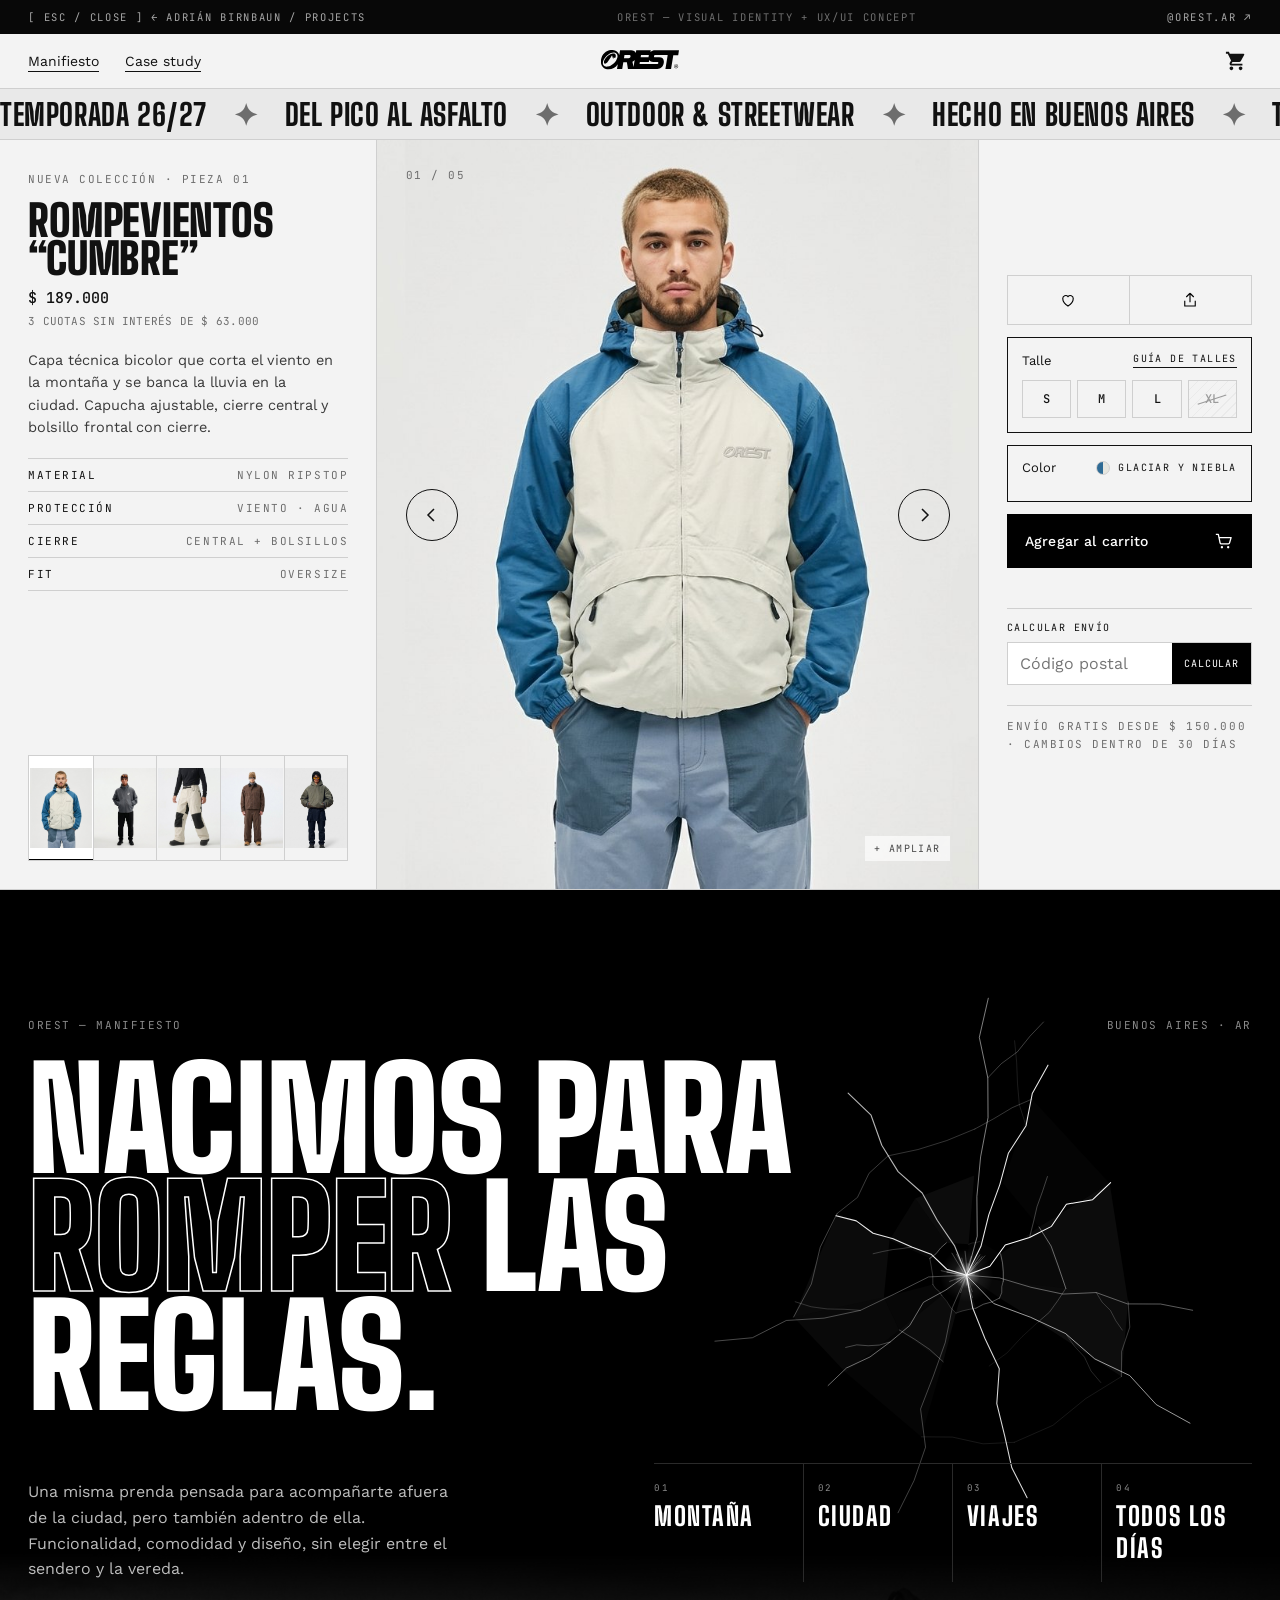
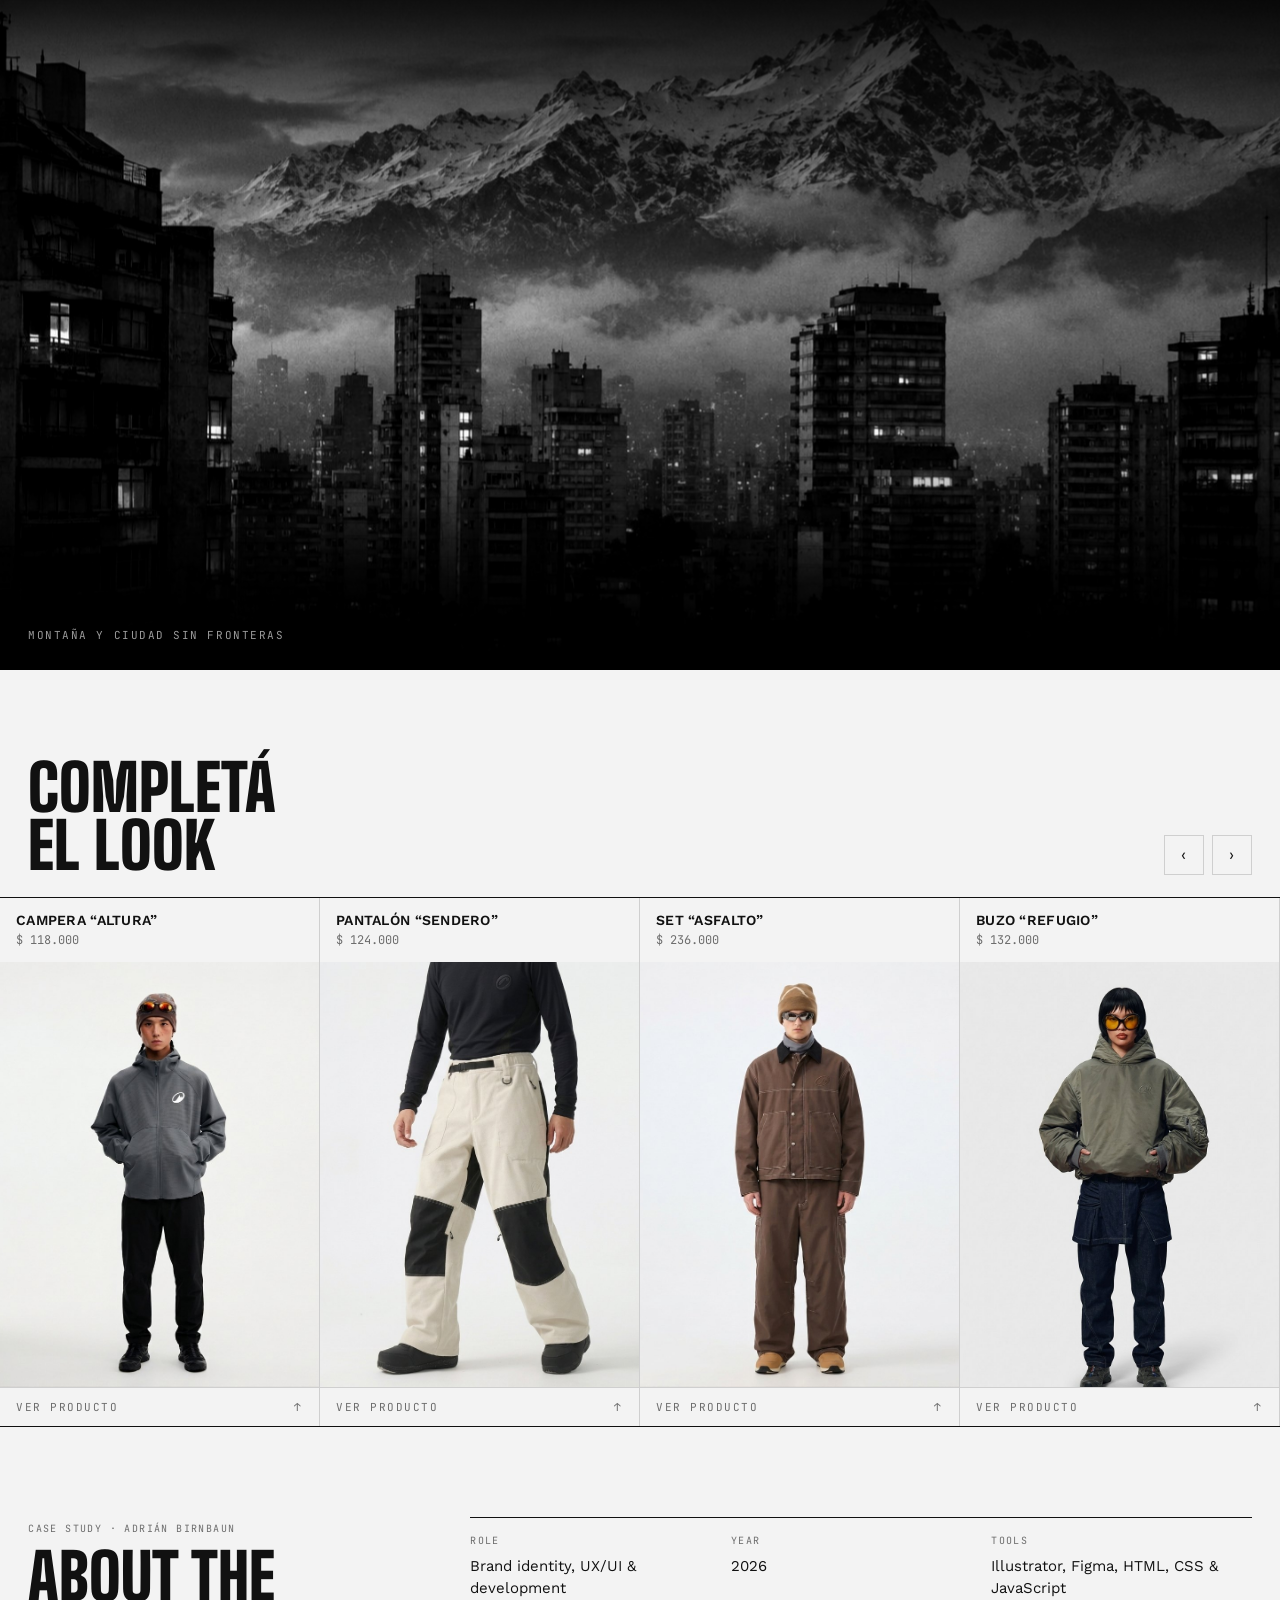
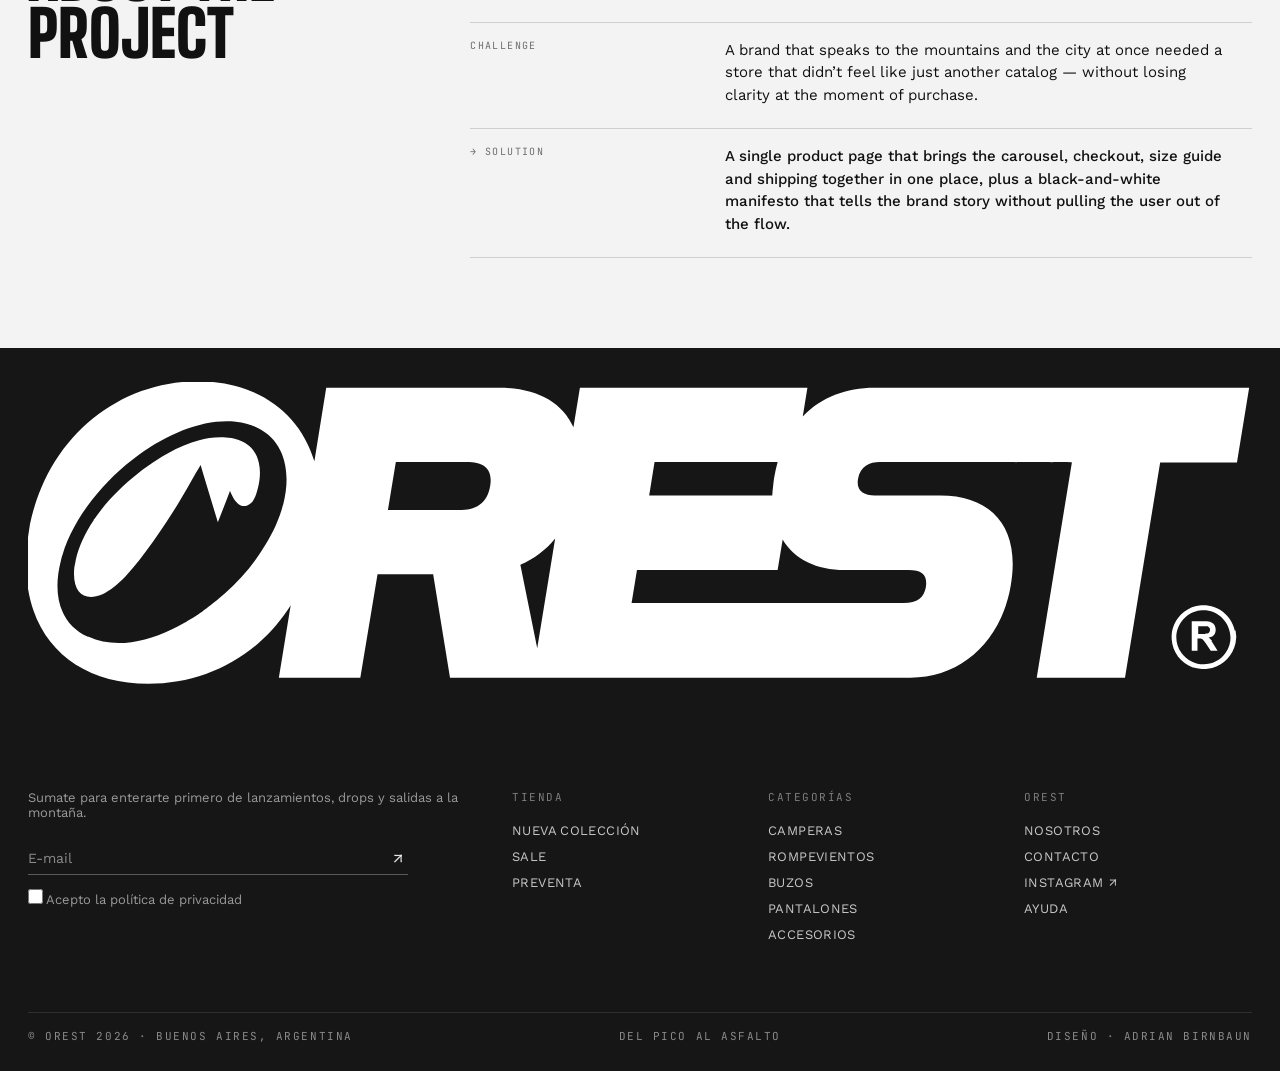
<file: assets/Orest/index.html>
<!DOCTYPE html>
<html lang="es">
<head>
<meta charset="UTF-8">
<meta name="viewport" content="width=device-width, initial-scale=1">
<title>OREST — Outdoor & Streetwear · Case study</title>
<meta name="description" content="OREST, outdoor & streetwear de Buenos Aires. Concepto de tienda one page — identidad y diseño UX/UI por Adrian Birnbaun.">
<link rel="preconnect" href="https://fonts.googleapis.com">
<link rel="preconnect" href="https://fonts.gstatic.com" crossorigin>
<link href="https://fonts.googleapis.com/css2?family=Big+Shoulders+Display:wght@700;800;900&family=JetBrains+Mono:wght@400;500&family=Work+Sans:ital,wght@0,400;0,500;0,600;1,400&display=swap" rel="stylesheet">
<style>
:root{
  --negro:#000; --gris:#6d6d6d; --blanco:#fff;
  --papel:#f3f3f3; --linea:#cfcfcf; --tinta:#111;
  --display:"Big Shoulders Display", Impact, sans-serif;
  --sans:"Work Sans", system-ui, sans-serif;
  --mono:"JetBrains Mono", ui-monospace, monospace;
  --pad:clamp(16px,2.2vw,32px);
  --ease:cubic-bezier(.2,.7,.1,1);
}
*{box-sizing:border-box;margin:0;padding:0}
html{scroll-behavior:smooth}
body{background:var(--papel);color:var(--tinta);font-family:var(--sans);-webkit-font-smoothing:antialiased;overflow-x:hidden}
button{font:inherit;color:inherit;background:none;border:0;cursor:pointer}
a{color:inherit;text-decoration:none}
:focus-visible{outline:2px solid var(--negro);outline-offset:3px}
.mono{font-family:var(--mono);font-size:11px;letter-spacing:.14em;text-transform:uppercase}
.ulink{position:relative;padding-bottom:3px}
.ulink::after{content:"";position:absolute;left:0;right:0;bottom:0;height:1px;background:currentColor;transform-origin:left;transition:transform .4s var(--ease)}
.ulink:hover::after{transform:scaleX(.35)}

/* ── Portfolio frame (Adrian) ── */
.pf{background:#080808;color:#e9e9e9;display:flex;justify-content:space-between;align-items:center;padding:10px var(--pad);font-family:var(--mono);font-size:10.5px;letter-spacing:.16em;text-transform:uppercase}
.pf a{opacity:.7;transition:opacity .2s}.pf a:hover{opacity:1}
.pf span{opacity:.45}

/* ── Nav ── */
.nav{position:sticky;top:0;z-index:20;display:grid;grid-template-columns:1fr auto 1fr;align-items:center;padding:16px var(--pad);background:rgba(243,243,243,.88);backdrop-filter:blur(10px);border-bottom:1px solid var(--linea)}
.nav ul{display:flex;gap:26px;list-style:none;font-size:14px}
.nav ul:last-child{justify-content:flex-end;align-items:center}
.icon-btn{display:grid;place-items:center;width:32px;height:32px;margin:-7px 0;transition:opacity .2s}
.icon-btn:hover{opacity:.55}
.nav .brand svg{height:22px;width:auto;display:block;color:var(--negro)}
.sr{position:absolute;width:1px;height:1px;overflow:hidden;clip:rect(0 0 0 0)}
.cart{position:relative}
.cart b{position:absolute;top:-2px;right:-9px;border:2px solid var(--papel);box-sizing:content-box;display:inline-grid;place-items:center;min-width:14px;height:14px;line-height:1;background:var(--negro);color:#fff;font:500 9px var(--mono);border-radius:9px;padding:0 3px;transition:transform .3s var(--ease)}
.cart b.bump{transform:scale(1.35)}
.cart b.empty{transform:scale(0)}

/* ── Season band ── */
.band{display:grid;grid-template-columns:minmax(0,1fr);align-items:center;border-bottom:1px solid var(--linea);background:#e9e9e9}
.band .back{padding:14px var(--pad);border-right:1px solid var(--linea);white-space:nowrap}
.ticker{overflow:hidden;white-space:nowrap}
.ticker div{display:inline-block;animation:tick 38s linear infinite;font:800 30px/1 var(--display);letter-spacing:.02em;text-transform:uppercase;padding:10px 0}
.ticker i{font-style:normal;color:var(--gris);margin:0 26px}
@keyframes tick{to{transform:translateX(-50%)}}

/* ── Product hero ── */
.pdp{display:grid;grid-template-columns:minmax(260px,1fr) minmax(0,1.6fr) minmax(200px,.8fr);min-height:calc(100vh - 150px);border-bottom:1px solid var(--linea);position:relative}
.info{padding:var(--pad);display:flex;flex-direction:column;justify-content:space-between;gap:32px}
.info .tag{color:var(--gris)}
.info h1{font:900 clamp(40px,4.4vw,70px)/.88 var(--display);text-transform:uppercase;margin:14px 0 10px;letter-spacing:-.005em}
.info .price{font:500 15px var(--mono)}
.info p.desc{max-width:34ch;font-size:14.5px;line-height:1.55;color:#3a3a3a;margin:22px 0 18px}
.specs{list-style:none;border-top:1px solid var(--linea);max-width:320px}
.specs li{display:flex;justify-content:space-between;padding:9px 0;border-bottom:1px solid var(--linea)}
.specs li span:last-child{color:var(--gris)}
.thumbs{display:flex;border:1px solid var(--linea);width:max-content}
.thumbs button{width:88px;height:104px;display:grid;place-items:center;background:var(--papel);position:relative;transition:background .25s}
.thumbs button+button{border-left:1px solid var(--linea)}
.thumbs button svg{width:70px;height:80px}
.thumbs button[aria-current="true"]{background:#fff}
.thumbs button[aria-current="true"]::after{content:"";position:absolute;left:0;right:0;bottom:-1px;height:2px;background:var(--negro)}

.stage{position:relative;display:grid;place-items:center;overflow:hidden;min-height:640px;border-left:1px solid var(--linea);border-right:1px solid var(--linea);background:
  radial-gradient(ellipse 55% 42% at 50% 54%, #fff 0%, rgba(255,255,255,0) 70%), var(--papel)}
.stage .idx{position:absolute;z-index:2;top:var(--pad);left:var(--pad);color:var(--gris)}
.stage .ghost{display:none;z-index:0;position:absolute;right:-.04em;bottom:-.2em;font:900 clamp(120px,19vw,300px)/1 var(--display);color:transparent;-webkit-text-stroke:1px #d6d6d6;pointer-events:none;user-select:none;transition:opacity .5s}
.garment{width:min(78%,470px);aspect-ratio:400/460;position:relative;z-index:1}
.garment svg{width:100%;height:100%;display:block;filter:drop-shadow(0 30px 28px rgba(0,0,0,.12))}
.garment.swap{animation:swap .55s var(--ease)}
@keyframes swap{0%{opacity:0;transform:translateY(14px) scale(.985)}100%{opacity:1;transform:none}}
.arrow{position:absolute;top:50%;z-index:2;width:52px;height:52px;border:1px solid var(--tinta);border-radius:50%;display:grid;place-items:center;transform:translateY(-50%);transition:background .25s,color .25s}
.arrow:hover{background:var(--negro);color:#fff}
.arrow.prev{left:var(--pad)}.arrow.next{right:var(--pad)}
.stage .similar{position:absolute;right:var(--pad);bottom:var(--pad);font-size:13px;z-index:2}
.hotspot{position:absolute;z-index:3;width:22px;height:22px;border-radius:50%;background:#fff;border:1px solid var(--negro);display:grid;place-items:center;font:500 11px var(--mono)}
.hotspot::before{content:"";position:absolute;inset:-7px;border-radius:50%;border:1px solid rgba(0,0,0,.35);animation:ping 2.4s var(--ease) infinite}
@keyframes ping{0%{transform:scale(.6);opacity:1}100%{transform:scale(1.5);opacity:0}}
.hotspot span{position:absolute;left:30px;white-space:nowrap;background:var(--negro);color:#fff;padding:6px 9px;opacity:0;transform:translateX(-6px);transition:.25s var(--ease);pointer-events:none}
.hotspot:hover span,.hotspot:focus-visible span{opacity:1;transform:none}

.buy{padding:var(--pad);display:flex;flex-direction:column;gap:12px;justify-content:center}
.icons{display:flex;border:1px solid var(--linea)}
.icons button{flex:1;height:48px;display:grid;place-items:center;transition:background .2s}
.icons button+button{border-left:1px solid var(--linea)}
.icons button:hover{background:#fff}
.icons button[aria-pressed="true"] svg path{fill:var(--negro)}
.box{border:1px solid var(--tinta);padding:14px}
.box .row{display:flex;justify-content:space-between;align-items:center;margin-bottom:12px;font-size:13px}
.sizes{display:grid;grid-template-columns:repeat(4,1fr);gap:6px}
.sizes button{height:38px;border:1px solid var(--linea);font:500 12px var(--mono);transition:.2s}
.sizes button:hover{border-color:var(--tinta)}
.sizes button[aria-pressed="true"]{background:var(--negro);color:#fff;border-color:var(--negro)}
.sizes button:disabled{color:#b5b5b5;text-decoration:line-through;cursor:not-allowed}
.swatches{display:flex;gap:8px}
.swatches button{width:26px;height:26px;border-radius:50%;border:1px solid var(--linea);position:relative}
.swatches button[aria-pressed="true"]::after{content:"";position:absolute;inset:-5px;border:1px solid var(--negro);border-radius:50%}
.add{--h:54px;height:var(--h);width:100%;background:var(--negro);color:#fff;position:relative;overflow:hidden;font:500 14px var(--sans);letter-spacing:.01em;transition:background .25s,transform .15s}
.add::before{content:"";position:absolute;inset:0;background:#262626;transform:scaleX(0);transform-origin:left;transition:transform .45s var(--ease)}
.add:hover::before{transform:scaleX(1)}
.add:active{transform:scale(.985)}
.add-track{position:relative;display:block;height:var(--h);transition:transform .45s var(--ease)}
.add-state{height:var(--h);display:flex;align-items:center;justify-content:space-between;padding:0 18px}
.add-idle svg{transition:transform .35s var(--ease)}
.add:hover .add-idle svg{transform:translateX(3px)}
.add.done .add-track{transform:translateY(calc(var(--h) * -1))}
.add.done{background:#1c1c1c}
.fly{position:fixed;z-index:50;width:10px;height:10px;border-radius:50%;background:var(--negro);pointer-events:none;box-shadow:0 0 0 3px var(--papel)}
.add.hint{animation:shake .4s}
@keyframes shake{25%{transform:translateX(-4px)}75%{transform:translateX(4px)}}
.msg{min-height:16px;color:var(--gris)}
.ship{border-top:1px solid var(--linea);padding-top:12px;color:var(--gris);line-height:1.9}

/* ── Manifesto ── */
.mani{background:var(--negro);color:#fff;position:relative;overflow:hidden;padding:clamp(64px,10vw,140px) var(--pad) 0}
.mani .top{display:flex;justify-content:space-between;color:#8a8a8a;margin-bottom:28px}
.mani h2{font:900 clamp(56px,11vw,190px)/.84 var(--display);text-transform:uppercase;letter-spacing:-.01em;max-width:12ch}
.mani h2 em{font-style:normal;color:transparent;-webkit-text-stroke:1.5px #fff}
.mani .sub{position:relative;z-index:1;display:grid;grid-template-columns:1fr 1fr;gap:var(--pad);margin-top:48px;align-items:end}
.mani .sub p{max-width:44ch;color:#bdbdbd;line-height:1.6;font-size:16px}
.terr{display:grid;grid-template-columns:repeat(4,1fr);border-top:1px solid #2a2a2a}
.terr div{padding:16px 0 18px;border-right:1px solid #2a2a2a;padding-left:14px}
.terr div:first-child{padding-left:0}.terr div:last-child{border-right:0}
.terr b{display:block;font:800 26px var(--display);text-transform:uppercase;margin-top:6px}
.terr small{color:#8a8a8a}
.skyline{display:block;width:100%;height:auto;margin-top:70px}


/* ── Vidrio roto (manifiesto) ── */
.mani .top,.mani h2{position:relative;z-index:2}
.glass{position:absolute;z-index:1;right:0;top:clamp(90px,11vw,170px);width:min(56%,860px);aspect-ratio:1.35/1;cursor:crosshair;-webkit-tap-highlight-color:transparent}
.glass svg{width:100%;height:100%;display:block;overflow:visible}
.glass .ln{fill:none;stroke:#fff;stroke-linecap:round;stroke-linejoin:round;stroke-dasharray:1;stroke-dashoffset:1}
.glass .shard{fill:#fff;opacity:0;transition:opacity 1.2s var(--ease)}
.glass .flash{opacity:0}
.glass .hit .ln{animation:crack .7s cubic-bezier(.15,.9,.25,1) forwards;animation-delay:var(--d)}
.glass .hit .shard{opacity:var(--o)}
.glass .hit .flash{animation:flash .9s ease-out forwards}
@keyframes crack{to{stroke-dashoffset:0}}
@keyframes flash{0%{opacity:.9}100%{opacity:0}}
.mani.shake{animation:shake2 .32s cubic-bezier(.36,.07,.19,.97)}
@keyframes shake2{20%{transform:translate(-3px,1px)}40%{transform:translate(3px,-2px)}60%{transform:translate(-2px,2px)}80%{transform:translate(1px,-1px)}}

.mani .top{align-items:center;gap:16px}
.crack-cue{color:#8a8a8a;display:inline-flex;align-items:center;gap:9px;font:inherit;letter-spacing:.14em;text-transform:uppercase;opacity:0;transform:translateY(4px);transition:opacity .6s var(--ease),transform .6s var(--ease),color .25s;pointer-events:none;cursor:crosshair}
.crack-cue.on{opacity:1;transform:none;pointer-events:auto}
.crack-cue.used{opacity:0;transform:translateY(-4px);pointer-events:none}
.crack-cue:hover{color:#fff}
.crack-cue i{position:relative;width:7px;height:7px;border-radius:50%;background:currentColor;flex:none}
.crack-cue i::after{content:"";position:absolute;inset:-5px;border:1px solid currentColor;border-radius:50%;opacity:.6;animation:cuePulse 2.2s var(--ease) infinite}
@keyframes cuePulse{0%{transform:scale(.6);opacity:.7}70%{transform:scale(1.5);opacity:0}100%{opacity:0}}
@media (max-width:640px){.crack-cue{display:none}}
@media (prefers-reduced-motion:reduce){.crack-cue i::after{animation:none}}
.glass-hint{position:absolute;right:var(--pad);bottom:4%;color:#5c5c5c;opacity:0;transition:opacity .6s}
.glass.ready .glass-hint{opacity:1}
@media (max-width:640px){.glass{width:92%;top:60px;opacity:.55;pointer-events:none}.glass-hint{display:none}}
@media (prefers-reduced-motion:reduce){.glass .ln{stroke-dashoffset:0}}

/* ── Related ── */
.rel-head{display:flex;justify-content:space-between;align-items:end;padding:clamp(56px,7vw,100px) var(--pad) 22px}
.rel-head h2{font:900 clamp(36px,5vw,72px)/.9 var(--display);text-transform:uppercase}
.rel-nav{display:flex;gap:8px}
.rel-nav button{width:40px;height:40px;border:1px solid var(--linea);display:grid;place-items:center;transition:.2s}
.rel-nav button:hover{border-color:var(--tinta)}
.grid{display:grid;grid-auto-flow:column;grid-auto-columns:25%;overflow-x:auto;scroll-snap-type:x mandatory;border-top:1px solid var(--tinta);border-bottom:1px solid var(--tinta);scrollbar-width:none}
.grid::-webkit-scrollbar{display:none}
.card{scroll-snap-align:start;border-right:1px solid var(--linea);padding:14px 16px 0;display:flex;flex-direction:column;background:var(--papel);transition:background .35s}
.card:hover{background:#fff}
.card header{display:flex;justify-content:space-between;align-items:start}
.card h3{font:600 14px var(--sans);text-transform:uppercase;letter-spacing:.02em}
.card .pr{font:400 12px var(--mono);color:var(--gris);margin-top:4px}
.dots{display:flex;gap:4px}.dots i{width:8px;height:8px;display:block}
.card figure{flex:1;display:grid;place-items:center;padding:24px 0;min-height:340px}
.card figure svg{width:72%;max-height:300px;transition:transform .6s var(--ease)}
.card:hover figure svg{transform:translateY(-8px) rotate(-1.5deg)}
.card .quick{width:calc(100% + 32px);text-align:left;border-top:1px solid var(--linea);margin:0 -16px;padding:12px 16px;display:flex;justify-content:space-between;transform:translateY(0);color:var(--gris);transition:color .2s}
.card:hover .quick{color:var(--tinta)}

/* ── Footer ── */
footer{background:#161616;color:#e8e8e8;margin-top:clamp(56px,7vw,100px);padding:var(--pad)}
.giant{display:block;width:100%;height:auto;color:#fff;margin:6px 0 clamp(40px,5vw,72px)}
.fgrid{display:grid;grid-template-columns:1.4fr .7fr .7fr .7fr;gap:var(--pad)}
.news label{display:block;color:#9a9a9a;font-size:13px;margin-bottom:22px}
.news .field{display:flex;border-bottom:1px solid #5a5a5a;max-width:380px}
.news input{flex:1;background:none;border:0;color:#fff;font:400 14px var(--sans);padding:8px 0;outline:none}
.news input::placeholder{color:#8a8a8a}
.news button{padding:0 4px}
.news .ok{margin-top:12px;min-height:14px;color:#9a9a9a}
.check{display:flex;gap:10px;align-items:center;margin-top:14px;font-size:13px;color:#bdbdbd}
.check input{accent-color:#fff;width:15px;height:15px}
.fcol h4{color:#7d7d7d;margin-bottom:14px;font-weight:400}
.fcol a{display:block;font-size:13px;text-transform:uppercase;letter-spacing:.03em;line-height:2;opacity:.85}
.fcol a:hover{opacity:1}
.fbottom{display:flex;justify-content:space-between;flex-wrap:wrap;gap:12px;margin-top:64px;padding-top:16px;border-top:1px solid #2e2e2e;color:#8a8a8a}

/* ── Fotos ── */
.ph{position:relative;background:var(--papel)}
.ph img{width:100%;height:100%;object-fit:cover;display:block}
.ph.missing img{display:none}
.ph.missing::after{content:attr(data-file);position:absolute;inset:0;display:grid;place-items:center;text-align:center;padding:12px;font:400 10px/1.5 var(--mono);letter-spacing:.12em;text-transform:uppercase;color:#9a9a9a;background:repeating-linear-gradient(135deg,#ececec 0 10px,#e6e6e6 10px 20px)}
.stage .shot{position:absolute;inset:0;z-index:1}
.stage{background:#e8e8e6!important}
.stage .shot{background:#e8e8e6}
.stage .shot img{object-fit:cover;object-position:center 30%}
.stage .shot.contain img{object-fit:contain}
.stage .shot.swap{animation:swap .6s var(--ease)}
.thumbs .ph{width:62px;height:80px}
.thumbs .ph img{object-fit:cover}
.thumbs{max-width:100%;overflow-x:auto}
.info h1.long{font-size:clamp(34px,3.4vw,54px)}
.card .ph{aspect-ratio:3/4;background:#e8e8e6;margin:14px -16px 0;overflow:hidden}
.card .ph img{transition:transform .8s var(--ease)}
.card:hover .ph img{transform:scale(1.04)}
.skywrap{position:relative;margin-top:-80px;margin-left:calc(var(--pad)*-1);margin-right:calc(var(--pad)*-1);overflow:hidden;z-index:0}
.skywrap img{width:100%;height:clamp(420px,60vw,880px);object-fit:cover;object-position:center 40%;display:block;filter:grayscale(1) contrast(1.06);transform:translateY(var(--py,0)) scale(1.1);will-change:transform}
/* Degradés fijos (no se mueven con el parallax): funden la foto con el negro */
.skywrap::before,.skywrap::after{content:"";position:absolute;left:0;right:0;z-index:1;pointer-events:none}
.skywrap::before{top:0;height:48%;background:linear-gradient(to bottom,#000 0%,#000 14%,rgba(0,0,0,.85) 30%,rgba(0,0,0,.55) 52%,rgba(0,0,0,.22) 76%,rgba(0,0,0,0) 100%)}
.skywrap::after{bottom:0;height:30%;background:linear-gradient(to top,#000 0%,rgba(0,0,0,.7) 40%,rgba(0,0,0,0) 100%)}
.skywrap figcaption{z-index:2}
.skywrap .skyline{display:none;margin:0}
.skywrap.missing img{display:none}.skywrap.missing .skyline{display:block}
.skywrap figcaption{z-index:2;position:absolute;left:var(--pad);bottom:var(--pad);color:#9a9a9a}

/* ── Reveal ── */
.rv{opacity:0;transform:translateY(24px);transition:opacity .9s var(--ease),transform .9s var(--ease)}
.rv.in{opacity:1;transform:none}
.load>*{animation:up .9s var(--ease) both}
.load>*:nth-child(2){animation-delay:.08s}.load>*:nth-child(3){animation-delay:.16s}
@keyframes up{from{opacity:0;transform:translateY(18px)}}
@media (prefers-reduced-motion:reduce){*{animation:none!important;transition:none!important}.rv{opacity:1;transform:none}}

/* ── Responsive ── */
@media (max-width:1000px){
  .pdp{grid-template-columns:1fr 1fr}
  .stage{grid-column:1/-1;grid-row:1;min-height:70vh;border:0;border-bottom:1px solid var(--linea)}
  .grid{grid-auto-columns:50%}
  .fgrid{grid-template-columns:1fr 1fr}
}
@media (max-width:640px){
  .nav{grid-template-columns:auto 1fr}
  .nav ul:first-child{display:none}
  .nav ul{gap:16px;font-size:13px}
  .band .back{display:none}.band{grid-template-columns:1fr}
  .pdp{grid-template-columns:1fr}
  .stage{min-height:62vh}
  .arrow{width:42px;height:42px}
  .mani .sub{position:relative;z-index:1;grid-template-columns:1fr}
  .terr{grid-template-columns:1fr 1fr}
  .terr div:nth-child(3){padding-left:0}
  .terr div:nth-child(2){border-right:0}
  .grid{grid-auto-columns:82%}
  .fgrid{grid-template-columns:1fr}
  .pf span{display:none}
}

/* ── Mobile polish ── */
@media (max-width:1000px){
  .pdp{grid-template-columns:minmax(0,1fr) minmax(0,1fr)}
  .pdp > *{min-width:0}
}
@media (max-width:640px){
  html,body{overflow-x:hidden;overflow-x:clip;max-width:100%}
  .pf{font-size:9.5px;padding:8px 16px}
  .pf a:first-child{white-space:nowrap;overflow:hidden;text-overflow:ellipsis;max-width:64%}
  .pf a:last-child{white-space:nowrap}
  .nav{padding:12px 16px}
  .nav .brand svg{height:19px}
  .ticker div{font-size:22px;padding:8px 0}
  .pdp{grid-template-columns:minmax(0,1fr)}
  .stage{min-height:0;height:min(68svh,520px)}
  .stage .shot img{object-position:center 22%}
  .arrow{width:40px;height:40px;background:rgba(255,255,255,.85);border-color:transparent}
  .arrow.prev{left:12px}.arrow.next{right:12px}
  .stage .idx{top:12px;left:12px}
  .info{padding:20px 16px;gap:20px}
  .info h1{font-size:clamp(34px,10.5vw,44px)}
  .info h1.long{font-size:clamp(30px,9vw,38px)}
  .info p.desc{font-size:15px;margin:16px 0 14px}
  .specs{max-width:none}
  .thumbs{width:auto;max-width:100%;overflow-x:auto;scrollbar-width:none;-webkit-overflow-scrolling:touch}
  .thumbs::-webkit-scrollbar{display:none}
  .thumbs button{flex:none;width:64px;height:78px}
  .thumbs .ph{width:52px;height:66px}
  .buy{padding:0 16px 28px;gap:10px}
  .icons button{height:44px}
  .box{padding:12px}
  .sizes button{height:44px}
  .swatches button{width:30px;height:30px}
  .add{--h:56px}
  .ship{font-size:10px}
  .mani{padding:64px 16px 0}
  .mani h2{font-size:clamp(46px,14vw,64px)}
  .mani .sub{margin-top:28px;gap:24px}
  .mani .sub p{font-size:15px}
  .terr b{font-size:21px}
  .skywrap{margin-left:-16px;margin-right:-16px;margin-top:-40px}
  .skywrap img{height:clamp(300px,90vw,420px)}
  .rel-head{padding:56px 16px 18px;align-items:flex-end;gap:12px}
  .rel-head h2{font-size:clamp(30px,9vw,40px)}
  .rel-nav button{width:44px;height:44px}
  .card .ph{margin-top:12px}
  footer{padding:24px 16px}
  .news .field{max-width:none}
  .news input{font-size:16px}
  .fgrid{gap:28px 16px;grid-template-columns:1fr 1fr}
  .fgrid .news{grid-column:1/-1}
  .fbottom{flex-direction:column;gap:6px;margin-top:40px}
}
@media (max-width:360px){.nav ul:last-child li:nth-child(2){display:none}}
/* ── UX: cuotas, envío, stock, color ── */
.cuotas{display:block;margin-top:6px;font-size:11px;color:var(--gris);letter-spacing:.02em}
.colorval{display:inline-flex;align-items:center;gap:8px}
.colorval i{width:14px;height:14px;border-radius:50%;border:1px solid var(--linea);display:block}
#colorName{font-size:10px}
#guideBtn{padding:0 0 3px;cursor:pointer}
.sizes .oos{position:relative;color:#9a9a9a;background:repeating-linear-gradient(135deg,transparent 0 6px,rgba(0,0,0,.035) 6px 7px)}
.sizes .oos::before{content:"";position:absolute;left:18%;right:18%;top:50%;height:1px;background:#9a9a9a;transform:rotate(-18deg)}
.nf{display:flex;border:1px solid var(--linea);background:#fff}
.nf input{flex:1;min-width:0;border:0;background:none;padding:11px 12px;font:400 16px var(--sans);outline:none}
.nf button{padding:0 12px;font-size:10px;letter-spacing:.08em;text-transform:uppercase;background:var(--negro);color:#fff;white-space:nowrap;transition:background .2s}
.nf button:hover{background:#2a2a2a}
.nf:focus-within{border-color:var(--tinta)}
.notify{margin-top:12px;display:grid;grid-template-columns:minmax(0,1fr);gap:8px;font-size:13px}
.notify .nf{flex-wrap:wrap}.notify .nf input{flex:1 1 150px}.notify .nf button{flex:1 1 auto;min-height:42px}
.notify.in,.shipres.in{animation:rise .45s var(--ease)}
.nmsg,.cmsg{font-size:10px;color:var(--gris)}
@keyframes rise{from{opacity:0;transform:translateY(6px)}to{opacity:1;transform:none}}
.shipcalc{display:grid;grid-template-columns:minmax(0,1fr);min-width:0;gap:8px;border-top:1px solid var(--linea);padding-top:12px}
.shipcalc label{font-size:10px;letter-spacing:.14em;text-transform:uppercase}
.shipres{font-size:10.5px;color:var(--gris);display:grid;gap:6px}
.shipres div{display:flex;justify-content:space-between;gap:10px}
.shipres b{color:var(--tinta);font-weight:500;white-space:nowrap}
.ship{line-height:1.6}
/* zoom en la foto */
.stage .shot{cursor:zoom-in}
.stage .shot:focus-visible{outline:2px solid var(--negro);outline-offset:-2px}
.zoomhint{position:absolute;right:var(--pad);bottom:var(--pad);z-index:2;font-size:10px;letter-spacing:.14em;text-transform:uppercase;background:rgba(255,255,255,.85);padding:6px 9px;pointer-events:none;opacity:.75;transition:opacity .25s}
.stage:hover .zoomhint{opacity:1}
/* paneles */
html.lock,html.lock body{overflow:hidden}
.scrim{position:fixed;inset:0;z-index:60;background:rgba(0,0,0,.4);opacity:0;transition:opacity .35s var(--ease)}
.scrim.on{opacity:1}
.drawer{position:fixed;top:0;right:0;bottom:0;z-index:61;width:min(440px,100%);background:var(--papel);display:flex;flex-direction:column;transform:translateX(100%);visibility:hidden;transition:transform .45s var(--ease),visibility 0s .45s;box-shadow:-20px 0 60px rgba(0,0,0,.12)}
.drawer.on{transform:none;visibility:visible;transition:transform .45s var(--ease)}
.drawer header{display:flex;justify-content:space-between;align-items:center;padding:18px 20px;border-bottom:1px solid var(--linea)}
.drawer h2{font:900 30px/1 var(--display);text-transform:uppercase}
.drawer h2 .mono{font-size:12px;font-weight:400;vertical-align:middle;color:var(--gris)}
.x{width:40px;height:40px;display:grid;place-items:center;font-size:15px;border:1px solid transparent;border-radius:50%;transition:border-color .2s}
.x:hover{border-color:var(--tinta)}
.freebar{padding:14px 20px;border-bottom:1px solid var(--linea)}
.freebar p{font-size:10.5px;margin-bottom:8px}
.freebar span{display:block;height:3px;background:#dcdcdc;overflow:hidden}
.freebar i{display:block;height:100%;background:var(--negro);transform:scaleX(0);transform-origin:left;transition:transform .6s var(--ease)}
.items{list-style:none;flex:1;overflow-y:auto;overscroll-behavior:contain}
.items li{display:grid;grid-template-columns:72px minmax(0,1fr) auto;gap:14px;padding:16px 20px;border-bottom:1px solid var(--linea);animation:rise .45s var(--ease)}
.items img{width:72px;height:92px;object-fit:cover;background:#e8e8e6}
.items b{display:block;font-weight:600;font-size:14px;text-transform:uppercase;letter-spacing:.01em}
.items .mono{display:block;font-size:10px;color:var(--gris);margin-top:4px}
.qty{display:inline-flex;align-items:center;border:1px solid var(--linea);margin-top:12px}
.qty button{width:32px;height:32px}.qty span{min-width:22px;text-align:center;font:400 12px var(--mono)}
.ir{display:flex;flex-direction:column;align-items:flex-end;justify-content:space-between;font:400 13px var(--mono)}
.ir button{font-size:10px;color:var(--gris)}
.empty-cart{flex:1;display:grid;place-content:center;justify-items:center;gap:12px;color:var(--gris)}
.empty-cart[hidden],.dfoot[hidden]{display:none}
.drawer footer.dfoot{color:var(--tinta);margin-top:0}
.dfoot{padding:16px 20px calc(16px + env(safe-area-inset-bottom,0px));border-top:1px solid var(--tinta);display:grid;gap:8px;background:var(--papel)}
.dfoot .row{display:flex;justify-content:space-between;align-items:baseline;font-size:15px}
.dfoot .row b{font:500 20px var(--mono)}
.dfoot > p.mono{font-size:10.5px;color:var(--gris)}
.checkout{margin-top:6px}
.checkout span{position:relative}
.guide .gsub{padding:14px 20px 0;font-size:13px;color:var(--gris)}
#guideTables{padding:0 20px;overflow-y:auto}
.guide h3{font-size:10px;letter-spacing:.14em;text-transform:uppercase;margin:20px 0 8px;font-weight:400}
.guide table{width:100%;border-collapse:collapse;font:400 13px var(--mono)}
.guide th,.guide td{text-align:left;padding:10px 6px;border-bottom:1px solid var(--linea)}
.guide thead th{font-size:10px;color:var(--gris);font-weight:400;text-transform:uppercase;letter-spacing:.08em}
.guide tbody th{font-weight:500}
.guide small{font-size:9px;color:var(--gris);font-weight:400}
.guide tr.me{background:#fff}
.gnote{padding:16px 20px;font-size:10px;color:var(--gris);line-height:1.6}
.zoom{position:fixed;inset:0;z-index:70;background:#e8e8e6;opacity:0;transition:opacity .3s var(--ease)}
.zoom.on{opacity:1}
.zoom .x{position:absolute;top:14px;right:14px;z-index:2;background:rgba(255,255,255,.9)}
.zwrap{position:absolute;inset:0;display:grid;place-items:center;overflow:hidden}
.zwrap img{max-width:100%;max-height:100%;object-fit:contain;cursor:zoom-in;transition:transform .45s var(--ease);touch-action:manipulation}
.zwrap.z img{transform:scale(2.4);cursor:zoom-out;transition:transform .45s var(--ease),transform-origin .12s linear}
.zhelp{position:absolute;left:50%;bottom:calc(18px + env(safe-area-inset-bottom,0px));transform:translateX(-50%);font-size:10px;letter-spacing:.12em;text-transform:uppercase;background:rgba(255,255,255,.9);padding:7px 10px;white-space:nowrap;pointer-events:none}
/* barra fija mobile */
.mbar{position:fixed;left:0;right:0;bottom:0;z-index:40;display:none;align-items:center;gap:12px;padding:10px 16px calc(10px + env(safe-area-inset-bottom,0px));background:rgba(243,243,243,.94);backdrop-filter:blur(10px);border-top:1px solid var(--tinta);transform:translateY(110%);transition:transform .4s var(--ease)}
.mbar.on{transform:none}
.mbar div{flex:1;min-width:0;display:grid}
.mbar b{font-weight:600;font-size:13px;text-transform:uppercase;white-space:nowrap;overflow:hidden;text-overflow:ellipsis}
.mbar .mono{font-size:12px;color:var(--gris)}
.mbar button{height:46px;padding:0 22px;background:var(--negro);color:#fff;font-size:11px;letter-spacing:.12em;text-transform:uppercase}
/* caso */
.case{padding:clamp(56px,7vw,100px) var(--pad) 0;display:grid;grid-template-columns:minmax(0,1fr) minmax(0,2fr);gap:clamp(24px,4vw,64px)}
.case-head .mono{font-size:10px;letter-spacing:.14em;text-transform:uppercase;color:var(--gris)}
.case-head h2{font:900 clamp(36px,5vw,72px)/.9 var(--display);text-transform:uppercase;margin-top:12px}
.case-grid{display:grid;grid-template-columns:repeat(3,minmax(0,1fr));border-top:1px solid var(--tinta)}
.case-grid div{padding:16px 16px 22px 0;border-bottom:1px solid var(--linea)}
.case-grid .wide{grid-column:span 3;display:grid;grid-template-columns:repeat(3,minmax(0,1fr))}
.case-grid .wide dd{grid-column:span 2;max-width:60ch}
.case-grid dt{font-size:10px;letter-spacing:.14em;text-transform:uppercase;color:var(--gris);margin-bottom:8px}
.case-grid dd{font-size:15px;line-height:1.5}
.case-grid .sol dd{font-weight:500}
@media (max-width:1000px){.case{grid-template-columns:minmax(0,1fr)}}
@media (max-width:640px){
  .mbar{display:flex}
  .zoomhint{right:12px;bottom:12px}
  .case{padding:56px 16px 0;gap:20px}
  .case-grid{grid-template-columns:minmax(0,1fr) minmax(0,1fr)}
  .case-grid div:nth-child(3){grid-column:span 2}
  .case-grid .wide{grid-column:span 2;grid-template-columns:minmax(0,1fr);gap:0}
  .case-grid .wide dd{grid-column:auto}
  .nf button{padding:0 10px}
  .drawer h2{font-size:26px}
  .items li{padding:14px 16px;gap:12px;grid-template-columns:60px minmax(0,1fr) auto}
  .items img{width:60px;height:78px}
}
@media (prefers-reduced-motion: reduce){.drawer,.scrim,.zoom,.mbar,.zwrap img,.freebar i{transition:none}.items li,.notify.in,.shipres.in{animation:none}}
[hidden]{display:none!important}
</style>
<link rel="icon" href="../../assets/favicon/favicon.ico" sizes="any">
<link rel="icon" type="image/png" sizes="32x32" href="../../assets/favicon/icon-32.png">
<link rel="apple-touch-icon" href="../../assets/favicon/icon-180.png">
</head>
<body>

<!-- ============ SÍMBOLOS DE MARCA (SVG oficiales OREST) ============ -->
<svg width="0" height="0" style="position:absolute" aria-hidden="true">
  <defs>
    <symbol id="iso" viewBox="5.2 3.4 27.4 26.4">
      <path fill="currentColor" d="M26.06,3.67c-7.63-.8-18.21,7.66-20.35,16.08-1.79,7.04,2.530,10.4,8.21,9.62,2.86-.39,5.74-1.78,8.18-3.49,0,0,1.44-1,2.74-2.18,2.87-2.61,5.69-6.26,6.75-10.37,1.35-5.27-.74-9.15-5.53-9.67ZM28.1,12.93s-.13.17-.13.18c-1.6,1.52-2.55-1.36-2.55-1.36l-1.42,3.71-2-6.71c-.93,1.55-1.78,3.15-2.740,4.68-1.89,2.99-4.71,7.37-7.31,9.48-2.89,2.36-5.42,1.35-4.48-3.08,1.34-6.26,9.11-12.61,14.36-13.96,2.31-.59,6.19-.7,6.94,2.6.41,1.79-.24,3.84-.66,4.47Z"/>
    </symbol>
    <symbol id="logo" viewBox="2.3 12.3 34.1 9.6">
      <g fill="currentColor">
      <path d="M25.89,12.46c-.78,0-1.48.26-2,.8l.13-.8h-6.34l-.18,1.1c-.32-.71-1.05-1.1-2.07-1.1h-4.82l-.33,2.05c-.42-1.4-1.64-2.23-3.25-2.23-2.270,0-4.29,1.65-4.71,4.21-.43,2.66,1.06,4.22,3.33,4.22,1.61,0,3.09-.78,3.97-2.19l-.33,2.02h2.27l.48-2.88h1.55l.47,2.88h12.83c1.43,0,2.55-1.04,2.8-2.59.27-1.61-.54-2.490-1.97-2.49h-1.83c-.29,0-.52-.13-.46-.46.06-.35.32-.47.61-.47h3.21s2.14.01,2.14.01l-.98,6h2.46l.98-6h2.14l.34-2.08h-10.440ZM9.41,15.71c-.1.39-.27.77-.49,1.12-.31.53-.72.99-1.13,1.36-.31.28-.65.52-.65.52-.03.02-.06.04-.09.06-.1.07-.2.13-.31.19-.02.02-.05.04-.08.05-.47.27-.98.47-1.48.54-.44.06-.85.01-1.19-.15t-.02,0c-.67-.29-1.04-1.02-.75-2.14.01-.05.02-.09.04-.14h0c.32-1.05,1.15-2.08,2.13-2.79.87-.63,1.86-1.01,2.7-.92,1.14.12,1.64,1.05,1.32,2.31ZM14.31,15.87h-1.98l.22-1.34h1.98c.45,0,.73.17.65.66-.08.51-.42.68-.87.68ZM16.49,19.72l-.47-2.33c.38-.16.71-.41.97-.73l-.5,3.06ZM19.76,14.53h3.43c-.04.14-.07.29-.1.45-.02.16-.04.33-.05.48h-3.43l.15-.93ZM26.84,17.54c.4,0,.53.16.48.48-.05.28-.23.44-.62.44h-7.58l.15-.92h3.92l.14-.85c.33.56.95.85,1.73.85h1.78Z"/>
      <path d="M35.93,19.23c-.07-.33-.33-.6-.65-.68l-.15-.03h-.14c-.44.03-.8.41-.82.84,0,.03,0,.07,0,.1l.02.14c.07.34.34.61.68.68l.14.02h.12l.17-.03c.32-.08.58-.36.65-.69l.02-.16v-.04l-.02-.16ZM35.68,19.84c-.29.43-.92.44-1.23.02-.36-.48-.03-1.160.56-1.2.62-.04,1.02.67.67,1.18Z"/>
      <path d="M35.3,19.52s-.06-.07-.1-.09c0,0,0,0,0,0,.04-.02.08-.02.12-.05.12-.09.1-.32-.04-.38-.05-.02-.12-.03-.17-.03-.12,0-.25,0-.38,0v.82h.16v-.34h.08c.07,0,.11.08.15.13.05.07.09.14.14.21h.19l-.17-.27ZM35.11,19.32h-.2v-.21h.24s.03.01.04.01c.08.04.06.17-.03.19-.01,0-.04,0-.05,0Z"/>
      <path d="M8.71,15.24c-.04.17-.09.3-.14.37,0,.01-.03.04-.03.04-.38.37-.61-.32-.61-.32l-.13.34-.21.54-.39-1.29-.09-.31c-.04.07-.09.15-.13.22-.17.3-.34.6-.52.9-.38.6-.92,1.43-1.44,1.98-.11.11-.21.21-.31.29-.64.52-1.21.35-1.120-.53.01-.07.03-.13.04-.21.08-.38.26-.75.5-1.11,0,0,0-.02.02-.03.51-.75,1.3-1.42,2.04-1.83.31-.18.61-.3.88-.37.55-.14,1.48-.17,1.66.62.06.24.03.5-.02.7Z"/>
      </g>
    </symbol>

  </defs>
</svg>

<!-- Portfolio frame -->
<div class="pf">
  <a href="../../projects.html" onclick="event.preventDefault();abBack('../../projects.html')">[ ESC / CLOSE ] ← Adrián Birnbaun / Projects</a>
  <span>OREST — Visual identity + UX/UI concept</span>
  <a href="https://www.instagram.com/orest.ar/" target="_blank" rel="noopener">@orest.ar ↗</a>
</div>

<nav class="nav" aria-label="Principal">
  <ul>
    <li><a class="ulink" href="#manifiesto">Manifiesto</a></li>
    <li><a class="ulink" href="#proyecto">Case study</a></li>
  </ul>
  <a class="brand" href="#top" aria-label="OREST inicio"><svg viewBox="2.3 12.3 34.1 9.6" role="img"><use href="#logo" x="2.3" y="12.3" width="34.1" height="9.6"/></svg></a>
  <ul>
    <li><button type="button" class="cart icon-btn" id="cartBtn" aria-label="Abrir carrito" aria-controls="cartDrawer" aria-expanded="false"><svg width="22" height="22" viewBox="0 0 24 24" aria-hidden="true"><path fill="currentColor" d="M7 18c-1.1 0-1.99.9-1.99 2S5.9 22 7 22s2-.9 2-2-.9-2-2-2zM1 2v2h2l3.6 7.59-1.35 2.45c-.16.28-.25.61-.25.96 0 1.1.9 2 2 2h12v-2H7.42c-.14 0-.25-.11-.25-.25l.03-.12.9-1.63h7.45c.75 0 1.41-.41 1.75-1.03l3.58-6.49A1.003 1.003 0 0 0 20 4H5.21l-.94-2H1zm16 16c-1.1 0-1.99.9-1.99 2s.89 2 1.99 2 2-.9 2-2-.9-2-2-2z"/></svg><b id="cartCount" class="empty" aria-live="polite">0</b><span class="sr">productos en el carrito</span></button></li>
  </ul>
</nav>

<div class="band" id="top">
    <div class="ticker" aria-label="Temporada 26/27">
    <div>Temporada 26/27<i>✦</i>Del pico al asfalto<i>✦</i>Outdoor &amp; Streetwear<i>✦</i>Hecho en Buenos Aires<i>✦</i>Temporada 26/27<i>✦</i>Del pico al asfalto<i>✦</i>Outdoor &amp; Streetwear<i>✦</i>Hecho en Buenos Aires<i>✦</i></div>
  </div>
</div>

<!-- ============ PRODUCTO ============ -->
<main>
<section class="pdp" id="producto">
  <div class="info">
    <div class="load">
      <span class="mono tag" id="pTag">Nueva colección · Pieza 01</span>
      <h1 id="pName">Campera<br>“Cumbre”</h1>
      <span class="price" id="pPrice">$ 189.000</span>
      <span class="mono cuotas" id="pCuotas"></span>
      <p class="desc" id="pDesc">Capa técnica de ripstop que corta el viento en la montaña y se banca la lluvia en la ciudad. Capucha ajustable, cierre central y bolsillos cargo para lo que haga falta.</p>
      <ul class="specs mono" id="pSpecs"></ul>
    </div>
    <div class="thumbs" role="tablist" aria-label="Elegir prenda" id="thumbs"></div>
  </div>

  <div class="stage">
    <span class="mono idx" id="pIdx">01 / 03</span>
    <span class="ghost" aria-hidden="true" id="ghost">01</span>
    <button class="arrow prev" aria-label="Prenda anterior" id="prev"><svg width="18" height="18" viewBox="0 0 18 18"><path d="M11 3 5 9l6 6" fill="none" stroke="currentColor" stroke-width="1.5"/></svg></button>
    <div class="ph shot" id="shot" role="button" tabindex="0" aria-label="Ampliar foto" data-file="img/cumbre.jpg"><img id="shotImg" src="img/cumbre.jpg" alt="" onerror="this.parentNode.classList.add('missing')"></div>
    <span class="zoomhint mono" aria-hidden="true">+ Ampliar</span>
    <button class="arrow next" aria-label="Prenda siguiente" id="next"><svg width="18" height="18" viewBox="0 0 18 18"><path d="m7 3 6 6-6 6" fill="none" stroke="currentColor" stroke-width="1.5"/></svg></button>
  </div>

  <aside class="buy" aria-label="Compra">
    <div class="icons">
      <button aria-label="Agregar a favoritos" aria-pressed="false" id="fav"><svg width="18" height="18" viewBox="0 0 24 24"><path d="M12 20s-7-4.4-7-10a4 4 0 0 1 7-2.6A4 4 0 0 1 19 10c0 5.6-7 10-7 10Z" fill="transparent" stroke="#000" stroke-width="1.5"/></svg></button>
      <button aria-label="Compartir" id="share"><svg width="18" height="18" viewBox="0 0 24 24"><path d="M12 15V3m0 0L7 8m5-5 5 5M5 13v7h14v-7" fill="none" stroke="#000" stroke-width="1.5"/></svg></button>
    </div>
    <div class="box">
      <div class="row"><span>Talle</span><button type="button" class="mono ulink" id="guideBtn" style="font-size:10px" aria-haspopup="dialog">Guía de talles</button></div>
      <div class="sizes" id="sizes">
        <button aria-pressed="false">S</button><button aria-pressed="false">M</button><button aria-pressed="false">L</button><button aria-pressed="false" class="oos" aria-disabled="true" aria-label="XL, sin stock" title="Sin stock">XL</button>
      </div>
      <form class="notify" id="notify" novalidate hidden>
        <p><b>XL sin stock.</b> Te escribimos cuando vuelva.</p>
        <div class="nf"><input type="email" id="notifyMail" placeholder="Tu e-mail" autocomplete="email" aria-label="E-mail para aviso de stock"><button class="mono">Avisame cuando vuelva</button></div>
        <span class="mono nmsg" id="notifyMsg" aria-live="polite"></span>
      </form>
    </div>
    <div class="box">
      <div class="row"><span>Color</span><span class="colorval"><i id="colorDot"></i><span class="mono" id="colorName"></span></span></div>
    </div>
    <button class="add" id="add" type="button">
      <span class="add-track">
        <span class="add-state add-idle"><span>Agregar al carrito</span><svg width="20" height="20" viewBox="0 0 24 24" aria-hidden="true"><path d="M3 4h2.2l2.1 10.2a1.5 1.5 0 0 0 1.5 1.2h8.4a1.5 1.5 0 0 0 1.46-1.14L20.5 8H6.1" fill="none" stroke="currentColor" stroke-width="1.6" stroke-linecap="square" stroke-linejoin="round"/><circle cx="9.5" cy="19.5" r="1.4" fill="currentColor"/><circle cx="17" cy="19.5" r="1.4" fill="currentColor"/></svg></span>
        <span class="add-state add-done" aria-hidden="true"><span>Agregado</span><svg width="18" height="18" viewBox="0 0 24 24"><path d="M5 12.5l4.5 4.5L19 7.5" fill="none" stroke="currentColor" stroke-width="1.8" stroke-linecap="square"/></svg></span>
      </span>
    </button>
    <span class="mono msg" id="msg" aria-live="polite"></span>
    <form class="shipcalc" id="shipcalc" novalidate>
      <label for="zip" class="mono">Calcular envío</label>
      <div class="nf"><input id="zip" inputmode="numeric" maxlength="4" placeholder="Código postal" autocomplete="postal-code"><button class="mono">Calcular</button></div>
      <div class="shipres mono" id="shipRes" aria-live="polite"></div>
    </form>
    <div class="mono ship">Envío gratis desde $ 150.000 · Cambios dentro de 30 días</div>
  </aside>
</section>

<!-- ============ MANIFIESTO ============ -->
<section class="mani" id="manifiesto">
  <div class="glass" id="glass" role="img" aria-label="Efecto de vidrio roto">
    <svg id="glassSvg" viewBox="0 0 1350 1000" preserveAspectRatio="xMidYMid meet">
      <defs><radialGradient id="gflash"><stop offset="0" stop-color="#fff" stop-opacity=".9"/><stop offset=".25" stop-color="#fff" stop-opacity=".25"/><stop offset="1" stop-color="#fff" stop-opacity="0"/></radialGradient>
      <radialGradient id="gcore"><stop offset="0" stop-color="#fff" stop-opacity=".55"/><stop offset=".5" stop-color="#fff" stop-opacity=".08"/><stop offset="1" stop-color="#fff" stop-opacity="0"/></radialGradient></defs>
    </svg>
  </div>
  <div class="top mono rv"><span>OREST — Manifiesto</span><button type="button" class="crack-cue mono" id="crackCue"><i aria-hidden="true"></i>Clic para seguir rompiendo</button><span>Buenos Aires · AR</span></div>
  <h2 class="rv">Nacimos para <em>romper</em> las reglas.</h2>
  <div class="sub rv">
    <p>Una misma prenda pensada para acompañarte afuera de la ciudad, pero también adentro de ella. Funcionalidad, comodidad y diseño, sin elegir entre el sendero y la vereda.</p>
    <div class="terr mono">
      <div><small>01</small><b>Montaña</b></div>
      <div><small>02</small><b>Ciudad</b></div>
      <div><small>03</small><b>Viajes</b></div>
      <div><small>04</small><b>Todos los días</b></div>
    </div>
  </div>
  <figure class="skywrap" id="sky"><img src="img/montana-ciudad.jpg" alt="Ciudad y cordillera en un mismo horizonte" loading="lazy" onerror="this.parentNode.classList.add('missing')"><figcaption class="mono">Montaña y ciudad sin fronteras</figcaption>
  <svg class="skyline" viewBox="0 0 1400 260" preserveAspectRatio="xMidYMax meet" aria-hidden="true">
    <defs><pattern id="win" width="18" height="22" patternUnits="userSpaceOnUse"><rect x="5" y="6" width="7" height="9" fill="#141414"/></pattern></defs>
    <g fill="#2b2b2b">
      <rect x="0" y="150" width="70" height="110"/><rect x="80" y="90" width="76" height="170"/><rect x="166" y="160" width="58" height="100"/><rect x="234" y="112" width="96" height="148"/><rect x="340" y="140" width="60" height="120"/>
      <rect x="1010" y="80" width="100" height="180"/><rect x="1120" y="170" width="66" height="90"/><rect x="1196" y="104" width="62" height="156"/><rect x="1268" y="150" width="58" height="110"/><rect x="1336" y="126" width="64" height="134"/>
    </g>
    <g fill="url(#win)">
      <rect x="0" y="150" width="70" height="110"/><rect x="80" y="90" width="76" height="170"/><rect x="166" y="160" width="58" height="100"/><rect x="234" y="112" width="96" height="148"/><rect x="340" y="140" width="60" height="120"/>
      <rect x="1010" y="80" width="100" height="180"/><rect x="1120" y="170" width="66" height="90"/><rect x="1196" y="104" width="62" height="156"/><rect x="1268" y="150" width="58" height="110"/><rect x="1336" y="126" width="64" height="134"/>
    </g>
    <path d="M360 260 L600 10 L760 150 L860 40 L1040 260 Z" fill="#6d6d6d"/>
    <path d="M440 260 L640 70 L800 200 L960 60 L1130 260 Z" fill="#bdbdbd"/>
    <path d="M640 70 L612 98 L636 92 L660 100 Z M960 60 L928 92 L956 86 L990 96 Z" fill="#fff"/>
  </svg></figure>
</section>

<!-- ============ RELACIONADOS ============ -->
<section id="relacionados">
  <div class="rel-head rv">
    <h2>Completá<br>el look</h2>
    <div class="rel-nav"><button aria-label="Anterior" id="rp">‹</button><button aria-label="Siguiente" id="rn">›</button></div>
  </div>
  <div class="grid" id="grid">
    <article class="card"><header><div><h3>Rompevientos “Cumbre”</h3><div class="pr">$ 189.000</div></div></header>
      <div class="ph" data-file="img/cumbre.jpg"><img src="img/cumbre.jpg" alt="Rompevientos “Cumbre” — OREST" loading="lazy" onerror="this.parentNode.classList.add('missing')"></div><button class="quick mono" data-go="0">Ver producto <span>↑</span></button></article>
    <article class="card"><header><div><h3>Campera “Altura”</h3><div class="pr">$ 118.000</div></div></header>
      <div class="ph" data-file="img/altura.jpg"><img src="img/altura.jpg" alt="Campera “Altura” — OREST" loading="lazy" onerror="this.parentNode.classList.add('missing')"></div><button class="quick mono" data-go="1">Ver producto <span>↑</span></button></article>
    <article class="card"><header><div><h3>Pantalón “Sendero”</h3><div class="pr">$ 124.000</div></div></header>
      <div class="ph" data-file="img/sendero.jpg"><img src="img/sendero.jpg" alt="Pantalón “Sendero” — OREST" loading="lazy" onerror="this.parentNode.classList.add('missing')"></div><button class="quick mono" data-go="2">Ver producto <span>↑</span></button></article>
    <article class="card"><header><div><h3>Set “Asfalto”</h3><div class="pr">$ 236.000</div></div></header>
      <div class="ph" data-file="img/asfalto.jpg"><img src="img/asfalto.jpg" alt="Set “Asfalto” — OREST" loading="lazy" onerror="this.parentNode.classList.add('missing')"></div><button class="quick mono" data-go="3">Ver producto <span>↑</span></button></article>
    <article class="card"><header><div><h3>Buzo “Refugio”</h3><div class="pr">$ 132.000</div></div></header>
      <div class="ph" data-file="img/refugio.jpg"><img src="img/refugio.jpg" alt="Buzo “Refugio” — OREST" loading="lazy" onerror="this.parentNode.classList.add('missing')"></div><button class="quick mono" data-go="4">Ver producto <span>↑</span></button></article>
  </div>
</section>

<!-- ============ PROYECTO ============ -->
<section class="case" id="proyecto" lang="en" aria-labelledby="caseT">
  <div class="case-head rv"><span class="mono">Case study · Adrián Birnbaun</span><h2 id="caseT">About the<br>project</h2></div>
  <dl class="case-grid rv">
    <div><dt class="mono">Role</dt><dd>Brand identity, UX/UI &amp; development</dd></div>
    <div><dt class="mono">Year</dt><dd>2026</dd></div>
    <div><dt class="mono">Tools</dt><dd>Illustrator, Figma, HTML, CSS &amp; JavaScript</dd></div>
    <div class="wide"><dt class="mono">Challenge</dt><dd>A brand that speaks to the mountains and the city at once needed a store that didn’t feel like just another catalog — without losing clarity at the moment of purchase.</dd></div>
    <div class="wide sol"><dt class="mono">→ Solution</dt><dd>A single product page that brings the carousel, checkout, size guide and shipping together in one place, plus a black-and-white manifesto that tells the brand story without pulling the user out of the flow.</dd></div>
  </dl>
</section>
</main>

<!-- ============ FOOTER ============ -->
<footer>
  <svg class="giant rv" viewBox="2.3 12.3 34.1 9.6" role="img" aria-label="OREST"><use href="#logo" x="2.3" y="12.3" width="34.1" height="9.6"/></svg>
  <div class="fgrid">
    <form class="news" id="news" novalidate>
      <label for="email">Sumate para enterarte primero de lanzamientos, drops y salidas a la montaña.</label>
      <div class="field"><input id="email" type="email" placeholder="E-mail" autocomplete="email" required><button aria-label="Suscribirme">↗</button></div>
      <label class="check"><input type="checkbox" id="terms"> Acepto la política de privacidad</label>
      <div class="ok mono" id="newsMsg" aria-live="polite"></div>
    </form>
    <div class="fcol"><h4 class="mono">Tienda</h4><a href="#">Nueva colección</a><a href="#">Sale</a><a href="#">Preventa</a></div>
    <div class="fcol"><h4 class="mono">Categorías</h4><a href="#">Camperas</a><a href="#">Rompevientos</a><a href="#">Buzos</a><a href="#">Pantalones</a><a href="#">Accesorios</a></div>
    <div class="fcol"><h4 class="mono">OREST</h4><a href="#">Nosotros</a><a href="#">Contacto</a><a href="https://www.instagram.com/orest.ar/" target="_blank" rel="noopener">Instagram ↗</a><a href="#">Ayuda</a></div>
  </div>
  <div class="fbottom mono"><span>© OREST 2026 · Buenos Aires, Argentina</span><span>Del pico al asfalto</span><span>Diseño · Adrian Birnbaun</span></div>
</footer>

<!-- ============ PANELES ============ -->
<div class="scrim" id="scrim" hidden></div>
<aside class="drawer" id="cartDrawer" role="dialog" aria-modal="true" aria-labelledby="cartT" aria-hidden="true" inert>
  <header><h2 id="cartT">Tu carrito <span class="mono" id="cartN"></span></h2><button class="x" data-close aria-label="Cerrar carrito">✕</button></header>
  <div class="freebar"><p class="mono" id="freeTxt"></p><span><i id="freeFill"></i></span></div>
  <ul class="items" id="items"></ul>
  <div class="empty-cart" id="emptyCart"><p>Todavía no agregaste nada.</p><button class="mono ulink" data-close>Seguir mirando</button></div>
  <footer class="dfoot">
    <div class="row"><span>Subtotal</span><b id="subtotal">$ 0</b></div>
    <p class="mono" id="subCuotas"></p>
    <button class="add checkout" id="checkout" type="button"><span>Finalizar compra</span></button>
    <p class="mono cmsg" id="checkMsg" aria-live="polite"></p>
  </footer>
</aside>
<aside class="drawer guide" id="guide" role="dialog" aria-modal="true" aria-labelledby="guideT" aria-hidden="true" inert>
  <header><h2 id="guideT">Guía de talles</h2><button class="x" data-close aria-label="Cerrar guía">✕</button></header>
  <p class="gsub" id="guideSub"></p>
  <div id="guideTables"></div>
  <p class="mono gnote">Medidas de la prenda en cm, tomadas en plano. Si estás entre dos talles, elegí el más grande para un calce más holgado.</p>
</aside>
<div class="zoom" id="zoom" role="dialog" aria-modal="true" aria-label="Foto ampliada" hidden>
  <button class="x" data-close aria-label="Cerrar foto">✕</button>
  <div class="zwrap" id="zwrap"><img id="zoomImg" alt=""></div>
  <p class="mono zhelp" id="zhelp">Tocá la foto para acercar</p>
</div>
<div class="mbar" id="mbar" aria-hidden="true">
  <div><b id="mName"></b><span class="mono" id="mPrice"></span></div>
  <button class="mono" id="mAdd" tabindex="-1">Agregar</button>
</div>

<script>
/* ESC / close = one step back inside the portfolio (fallback: projects) */
let abInSite=false;try{abInSite=sessionStorage.getItem('ab-nav')==='1'}catch(_){}
const abBack=(fallback)=>{location.href=fallback;return;
  if(history.length>1&&abInSite){let left=false;addEventListener('pagehide',()=>left=true,{once:true});history.back();setTimeout(()=>{if(!left)location.href=fallback},1500)}else location.href=fallback};
try{sessionStorage.setItem('ab-nav','1')}catch(_){}

const products=[
 {slug:'cumbre',tag:'Nueva colección · Pieza 01',name:'Rompevientos<br>“Cumbre”',price:'$ 189.000',
  desc:'Capa técnica bicolor que corta el viento en la montaña y se banca la lluvia en la ciudad. Capucha ajustable, cierre central y bolsillo frontal con cierre.',
  specs:[['Material','Nylon ripstop'],['Protección','Viento · Agua'],['Cierre','Central + bolsillos'],['Fit','Oversize']],
  color:['Glaciar y niebla','linear-gradient(90deg,#2f6b95 50%,#e6e6df 50%)'],kind:'top'},
 {slug:'altura',tag:'Nueva colección · Pieza 02',name:'Campera<br>“Altura”',price:'$ 118.000',
  desc:'Capa intermedia de tejido waffle técnico: abriga, respira y seca rápido. Mangas raglan, capucha ajustada y bolsillos canguro.',
  specs:[['Material','Waffle técnico'],['Uso','Capa media'],['Cierre','Central'],['Fit','Regular']],
  color:['Grafito','#5a5f63'],kind:'top'},
 {slug:'sendero',tag:'Nueva colección · Pieza 03',name:'Pantalón<br>“Sendero”',price:'$ 124.000',
  desc:'Corderoy con paneles de nylon en rodillas y tiro trasero. Cinturón técnico con hebilla, argolla D y bolsillos con cierre.',
  specs:[['Material','Corderoy + nylon'],['Refuerzos','Rodillas'],['Cintura','Cinturón técnico'],['Fit','Wide leg']],
  color:['Hueso y negro','linear-gradient(90deg,#e6e2d6 50%,#111 50%)'],kind:'bottom'},
 {slug:'asfalto',tag:'Workwear · Pieza 04',name:'Set<br>“Asfalto”',price:'$ 236.000',
  desc:'Campera y pantalón de lona pesada con costuras en contraste, cuello de corderoy y botones a presión. Del refugio al subte sin cambiarse.',
  specs:[['Material','Lona 12 oz'],['Cuello','Corderoy'],['Incluye','Campera + pantalón']],
  color:['Tierra','#5b4232'],kind:'set'},
 {slug:'refugio',tag:'Esenciales · Pieza 05',name:'Buzo<br>“Refugio”',price:'$ 132.000',fit:'contain',
  desc:'Buzo acolchado de nylon satinado con mangas globo y bolsillo utilitario en la manga. Volumen para el frío, actitud para la ciudad.',
  specs:[['Material','Nylon satinado'],['Relleno','Guata liviana'],['Bolsillo','Manga con cierre'],['Fit','Oversize']],
  color:['Musgo','#6b6d5e'],kind:'top'}
];
let i=0,size=null,cart=0;const items=[];
const num=t=>+String(t).replace(/\D/g,''),money=n=>'$ '+Math.round(n).toLocaleString('es-AR');
const zip=document.getElementById('zip');
const $=s=>document.querySelector(s);
const thumbs=$('#thumbs'),total=String(products.length).padStart(2,'0');
products.forEach((p,k)=>{const b=document.createElement('button');b.setAttribute('role','tab');
  b.setAttribute('aria-label',p.name.replace('<br>',' '));
  b.innerHTML=`<div class="ph" data-file="${p.slug}"><img src="img/${p.slug}.jpg" alt="" loading="lazy" onerror="this.parentNode.classList.add('missing')"></div>`;
  b.onclick=()=>show(k);thumbs.appendChild(b)});
function show(k){
  i=(k+products.length)%products.length;const p=products[i],box=$('#shot'),im=$('#shotImg');
  box.classList.remove('missing','swap','contain');if(p.fit)box.classList.add('contain');
  box.dataset.file=`img/${p.slug}.jpg`;void box.offsetWidth;box.classList.add('swap');
  im.src=`img/${p.slug}.jpg`;im.alt=p.name.replace('<br>',' ')+' — OREST';
  $('#pTag').textContent=p.tag;$('#pName').innerHTML=p.name;$('#pName').classList.toggle('long',p.name.split('<br>').some(w=>w.length>9));$('#pPrice').textContent=p.price;
  $('#pDesc').textContent=p.desc;
  $('#pSpecs').innerHTML=p.specs.map(s=>`<li><span>${s[0]}</span><span>${s[1]}</span></li>`).join('');
  $('#pIdx').textContent=`${String(i+1).padStart(2,'0')} / ${total}`;
  $('#colorName').textContent=p.color[0];$('#colorDot').style.background=p.color[1];
  $('#pCuotas').textContent=`3 cuotas sin interés de ${money(num(p.price)/3)}`;
  $('#mName').innerHTML=p.name.replace('<br>',' ');$('#mPrice').textContent=p.price;
  document.querySelectorAll('#grid .card').forEach((c,j)=>c.hidden=j===i);
  if(zip.value)calcShip();
  [...thumbs.children].forEach((t,j)=>t.setAttribute('aria-current',j===i));
}
$('#prev').onclick=()=>show(i-1);$('#next').onclick=()=>show(i+1);
document.addEventListener('keydown',e=>{
  if(e.key==='Escape'&&openPanel){e.preventDefault();closePanel();return}
  if(openPanel||e.target.tagName==='INPUT')return;
  if(e.key==='ArrowLeft')show(i-1);if(e.key==='ArrowRight')show(i+1);
  if(e.key==='Escape')abBack('../../projects.html')});
document.querySelectorAll('[data-go]').forEach(b=>b.onclick=()=>{show(+b.dataset.go);$('#producto').scrollIntoView({behavior:'smooth'})});
// ── Paneles (carrito, guía, zoom) ──
const reduce=matchMedia('(prefers-reduced-motion: reduce)').matches;
let openPanel=null,lastFocus=null;
const scrim=$('#scrim');
function openP(el,from){
  if(openPanel&&openPanel!==el)closePanel(true);
  lastFocus=from||document.activeElement;openPanel=el;
  el.hidden=false;el.removeAttribute('inert');el.setAttribute('aria-hidden','false');
  if(el.classList.contains('drawer')){scrim.hidden=false;requestAnimationFrame(()=>scrim.classList.add('on'))}
  requestAnimationFrame(()=>el.classList.add('on'));
  document.documentElement.classList.add('lock');
  if(el.id==='cartDrawer')$('#cartBtn').setAttribute('aria-expanded','true');
  setTimeout(()=>(el.querySelector('[data-close]')).focus({preventScroll:true}),60);
}
function closePanel(swap){
  const el=openPanel;if(!el)return;openPanel=null;
  el.classList.remove('on');el.setAttribute('aria-hidden','true');el.setAttribute('inert','');
  if(el.id==='zoom')setTimeout(()=>{el.hidden=true;zw.classList.remove('z')},reduce?0:300);
  if(!swap){scrim.classList.remove('on');setTimeout(()=>{if(!openPanel)scrim.hidden=true},reduce?0:350);document.documentElement.classList.remove('lock')}
  $('#cartBtn').setAttribute('aria-expanded','false');
  if(!swap&&lastFocus)lastFocus.focus({preventScroll:true});
}
scrim.onclick=()=>closePanel();
document.querySelectorAll('[data-close]').forEach(b=>b.onclick=()=>closePanel());
$('#cartBtn').onclick=e=>openP($('#cartDrawer'),e.currentTarget);

// Carrito
function addItem(){const p=products[i],key=p.slug+size,f=items.find(x=>x.key===key);
  if(f)f.q++;else items.push({key,slug:p.slug,name:p.name.replace('<br>',' '),size,color:p.color[0],price:num(p.price),q:1});
  renderCart()}
function renderCart(){
  cart=items.reduce((a,x)=>a+x.q,0);const sub=items.reduce((a,x)=>a+x.q*x.price,0);
  $('#items').innerHTML=items.map((x,k)=>`<li><img src="img/${x.slug}.jpg" alt=""><div><b>${x.name}</b><span class="mono">Talle ${x.size} · ${x.color}</span>
    <div class="qty"><button data-q="${k}" data-d="-1" aria-label="Quitar uno">−</button><span>${x.q}</span><button data-q="${k}" data-d="1" aria-label="Sumar uno">+</button></div></div>
    <div class="ir"><span>${money(x.price*x.q)}</span><button class="mono ulink" data-rm="${k}">Quitar</button></div></li>`).join('');
  $('#items').querySelectorAll('[data-q]').forEach(b=>b.onclick=()=>{const x=items[b.dataset.q];x.q+=+b.dataset.d;if(x.q<1)items.splice(b.dataset.q,1);renderCart()});
  $('#items').querySelectorAll('[data-rm]').forEach(b=>b.onclick=()=>{items.splice(b.dataset.rm,1);renderCart()});
  $('#emptyCart').hidden=!!items.length;$('.dfoot').hidden=!items.length;
  $('#cartN').textContent=cart?`(${cart})`:'';
  $('#subtotal').textContent=money(sub);$('#subCuotas').textContent=sub?`o 3 cuotas sin interés de ${money(sub/3)}`:'';
  const left=150000-sub;$('#freeFill').style.transform=`scaleX(${Math.min(1,sub/150000)})`;
  $('#freeTxt').textContent=!sub?'Envío gratis desde $ 150.000':left>0?`Te faltan ${money(left)} para el envío gratis`:'✓ Tenés envío gratis';
  const c=$('#cartCount');c.textContent=cart;c.classList.toggle('empty',!cart);$('#checkMsg').textContent='';
}
$('#checkout').onclick=()=>{$('#checkMsg').textContent='Esta tienda es un concepto de portfolio: el pago no está conectado.'};
renderCart();

// Guía de talles
const G={top:{t:'Camperas y buzos',h:['Pecho','Largo','Manga'],r:{S:[108,68,62],M:[114,70,63],L:[120,72,64],XL:[126,74,65]}},
 bottom:{t:'Pantalones',h:['Cintura','Cadera','Largo'],r:{S:[76,104,102],M:[82,110,104],L:[88,116,106],XL:[94,122,108]}}};
const table=g=>`<h3 class="mono">${g.t}</h3><table><thead><tr><th>Talle</th>${g.h.map(x=>`<th>${x}</th>`).join('')}</tr></thead><tbody>${Object.entries(g.r).map(([k,v])=>`<tr${k===size?' class="me"':''}><th>${k}${k==='XL'?' <small>sin stock</small>':''}</th>${v.map(n=>`<td>${n}</td>`).join('')}</tr>`).join('')}</tbody></table>`;
$('#guideBtn').onclick=e=>{const p=products[i];
  $('#guideSub').innerHTML=`${p.name.replace('<br>',' ')} · Fit ${(p.specs.find(s=>s[0]==='Fit')||[,'regular'])[1].toLowerCase()}`;
  $('#guideTables').innerHTML=p.kind==='set'?table(G.top)+table(G.bottom):table(G[p.kind]);
  openP($('#guide'),e.currentTarget)};

// Aviso de stock
$('#notify').onsubmit=e=>{e.preventDefault();const v=$('#notifyMail').value,m=$('#notifyMsg');
  if(!/^\S+@\S+\.\S+$/.test(v)){m.textContent='Revisá el e-mail';return}
  m.textContent=`✓ Listo. Te avisamos a ${v}`;e.target.querySelector('.nf').hidden=true};

// Envío por CP
function calcShip(){const v=zip.value.trim(),r=$('#shipRes'),price=num(products[i].price);
  if(!/^\d{4}$/.test(v)){r.innerHTML='Ingresá los 4 números de tu código postal';return}
  const n=+v,amba=n>=1000&&n<2000,cost=amba?5900:9800,days=amba?'2 a 3':'4 a 7',free=price>=150000;
  r.innerHTML=`<div><span>Envío a domicilio · ${days} días hábiles</span><b>${free?'Gratis':money(cost)}</b></div><div><span>Retiro en local · Palermo</span><b>Gratis</b></div>`;
  r.classList.remove('in');void r.offsetWidth;r.classList.add('in')}
$('#shipcalc').onsubmit=e=>{e.preventDefault();calcShip()};
zip.oninput=()=>{zip.value=zip.value.replace(/\D/g,'')};

// Zoom
const zw=$('#zwrap'),zi=$('#zoomImg');
function openZoom(){const im=$('#shotImg');if($('#shot').classList.contains('missing'))return;
  zi.src=im.src;zi.alt=im.alt;openP($('#zoom'),$('#shot'))}
$('#shot').onclick=openZoom;
$('#shot').onkeydown=e=>{if(e.key==='Enter'||e.key===' '){e.preventDefault();openZoom()}};
const origin=e=>{const r=zi.getBoundingClientRect();zi.style.transformOrigin=`${((e.clientX-r.left)/r.width*100).toFixed(1)}% ${((e.clientY-r.top)/r.height*100).toFixed(1)}%`};
zw.onclick=e=>{if(e.target!==zi)return closePanel();origin(e);zw.classList.toggle('z');$('#zhelp').textContent=zw.classList.contains('z')?'Mové para recorrer · tocá para alejar':'Tocá la foto para acercar'};
zw.onpointermove=e=>{if(zw.classList.contains('z'))origin(e)};

// Barra fija en celular
const mbar=$('#mbar');let addVis=true,footVis=false;
const sync=()=>{const on=!addVis&&!footVis&&innerWidth<=640;mbar.classList.toggle('on',on);mbar.setAttribute('aria-hidden',!on);$('#mAdd').tabIndex=on?0:-1};
new IntersectionObserver(([e])=>{addVis=e.isIntersecting;sync()}).observe($('#add'));
new IntersectionObserver(([e])=>{footVis=e.isIntersecting;sync()}).observe(document.querySelector('body > footer'));
addEventListener('resize',sync,{passive:true});
$('#mAdd').onclick=()=>{if(!size){$('#sizes').scrollIntoView({behavior:reduce?'auto':'smooth',block:'center'});setTimeout(()=>$('#add').click(),reduce?0:450)}else $('#add').click()};

$('#share').onclick=async()=>{const d={title:'OREST',url:location.href};
  try{if(navigator.share)await navigator.share(d);else{await navigator.clipboard.writeText(location.href);$('#msg').textContent='✓ Link copiado'}}catch(_){}};
show(0);

document.querySelectorAll('#sizes button').forEach(b=>b.onclick=()=>{
  const nf=$('#notify');
  if(b.classList.contains('oos')){nf.hidden=!nf.hidden;if(!nf.hidden){nf.classList.remove('in');void nf.offsetWidth;nf.classList.add('in');$('#notifyMail').focus({preventScroll:true})}return}
  nf.hidden=true;
  document.querySelectorAll('#sizes button').forEach(x=>x.setAttribute('aria-pressed','false'));
  b.setAttribute('aria-pressed','true');size=b.textContent;$('#msg').textContent='';
});
$('#add').onclick=()=>{
  const a=$('#add'),m=$('#msg');
  if(!size){a.classList.remove('hint');void a.offsetWidth;a.classList.add('hint');m.textContent='↑ Elegí un talle para continuar';$('#sizes').closest('.box').animate([{borderColor:'#000'},{borderColor:'#b00'},{borderColor:'#000'}],{duration:700});return}
  if(a.classList.contains('done'))return;
  const c=$('#cartCount'),from=a.getBoundingClientRect(),to=document.querySelector('.cart svg').getBoundingClientRect();
  const dot=document.createElement('span');dot.className='fly';document.body.appendChild(dot);
  const x0=from.right-38,y0=from.top+from.height/2-5,x1=to.left+to.width/2-5,y1=to.top+to.height/2-5;
  const bump=()=>{c.classList.toggle('empty',!cart);c.textContent=cart;c.classList.add('bump');setTimeout(()=>c.classList.remove('bump'),300)};
  if(reduce){dot.remove();bump()}
  else dot.animate([
    {transform:`translate(${x0}px,${y0}px) scale(1)`},
    {transform:`translate(${(x0+x1)/2}px,${Math.max(12,Math.min(y0,y1)-60)}px) scale(1.2)`,offset:.5},
    {transform:`translate(${x1}px,${y1}px) scale(.5)`,opacity:.6}
  ],{duration:700,easing:'cubic-bezier(.5,0,.3,1)'}).onfinish=()=>{dot.remove();bump()};
  dot.style.left=dot.style.top='0';
  a.classList.add('done');a.setAttribute('aria-label','Agregado al carrito');
  m.textContent=`✓ Talle ${size} · ${$('#colorName').textContent}`;
  addItem();setTimeout(()=>openP($('#cartDrawer'),$('#cartBtn')),reduce?0:760);
  setTimeout(()=>{a.classList.remove('done');a.removeAttribute('aria-label')},1800);
};
$('#fav').onclick=e=>{const b=e.currentTarget;b.setAttribute('aria-pressed',b.getAttribute('aria-pressed')!=='true')};

const grid=$('#grid');
$('#rn').onclick=()=>grid.scrollBy({left:grid.clientWidth/2,behavior:'smooth'});
$('#rp').onclick=()=>grid.scrollBy({left:-grid.clientWidth/2,behavior:'smooth'});

$('#news').onsubmit=e=>{e.preventDefault();const m=$('#newsMsg'),val=$('#email').value;
  if(!/^\S+@\S+\.\S+$/.test(val)){m.textContent='Revisá el e-mail';return}
  if(!$('#terms').checked){m.textContent='Aceptá la política para continuar';return}
  m.textContent='✓ Listo. Nos vemos en la cumbre.';e.target.reset();
};

const io=new IntersectionObserver(es=>es.forEach(x=>{if(x.isIntersecting){x.target.classList.add('in');io.unobserve(x.target)}}),{threshold:.15});
document.querySelectorAll('.rv').forEach(el=>io.observe(el));

// Parallax suave en la imagen montaña/ciudad
const sky=document.querySelector('#sky img');
if(!matchMedia('(prefers-reduced-motion: reduce)').matches){
  addEventListener('scroll',()=>{const r=sky.parentNode.getBoundingClientRect();
    if(r.bottom>0&&r.top<innerHeight){sky.style.setProperty('--py',((r.top-innerHeight/2)*-0.08).toFixed(1)+'px')}},{passive:true});
}

// ── Vidrio roto: grietas generadas en SVG ──
(()=>{
  const wrap=document.getElementById('glass'),svg=document.getElementById('glassSvg');if(!wrap)return;
  const NS='http://www.w3.org/2000/svg';
  let seed=7;const rnd=()=>(seed=(seed*16807)%2147483647)/2147483647;
  const el=(t,a,parent)=>{const e=document.createElementNS(NS,t);for(const k in a)e.setAttribute(k,a[k]);parent.appendChild(e);return e};
  const pt=(cx,cy,a,r)=>[cx+Math.cos(a)*r,cy+Math.sin(a)*r];
  function jag(x1,y1,x2,y2,steps,amp){ // línea quebrada
    const p=[[x1,y1]];const dx=x2-x1,dy=y2-y1,L=Math.hypot(dx,dy),nx=-dy/L,ny=dx/L;
    for(let i=1;i<steps;i++){const t=i/steps,o=(rnd()-.5)*amp*L*.06;p.push([x1+dx*t+nx*o,y1+dy*t+ny*o])}
    p.push([x2,y2]);return p;
  }
  const d=p=>'M'+p.map(q=>q[0].toFixed(1)+' '+q[1].toFixed(1)).join('L');
  function impact(cx,cy,R,delay=0){
    const g=el('g',{},svg);
    const n=11+Math.floor(rnd()*6),rays=[];
    let a0=rnd()*Math.PI*2;
    for(let i=0;i<n;i++){const a=a0+i*(Math.PI*2/n)+(rnd()-.5)*.35;rays.push({a,len:R*(.45+rnd()*.6)})}
    // anillos: puntos a distintos radios sobre cada rayo
    const rings=[.12,.3,.55].map(f=>rays.map(r=>{const rr=Math.min(r.len,R*f*(.85+rnd()*.3));return pt(cx,cy,r.a+(rnd()-.5)*.05,rr)}));
    // facetas (reflejos del vidrio)
    rings.forEach((ring,k)=>{const inner=k?rings[k-1]:rays.map(()=>[cx,cy]);
      for(let i=0;i<n;i++){if(rnd()>.45)continue;const j=(i+1)%n;
        const poly=[inner[i],ring[i],ring[j],inner[j]];
        const sh=el('path',{class:'shard',d:d(poly)+'Z'},g);sh.style.setProperty('--o',(.012+rnd()*.04).toFixed(3));}
    });
    // rayos principales + ramas
    rays.forEach(r=>{
      const [x2,y2]=pt(cx,cy,r.a,r.len);const p=jag(cx,cy,x2,y2,7,1.2);
      const w=(.7+rnd()*1.4).toFixed(2);
      const ln=el('path',{class:'ln',d:d(p),pathLength:1,'stroke-width':w,'stroke-opacity':(.55+rnd()*.45).toFixed(2)},g);
      ln.style.setProperty('--d',(delay+rnd()*.12).toFixed(2)+'s');
      if(rnd()>.4){const k=2+Math.floor(rnd()*4),[bx,by]=p[k],ba=r.a+(rnd()>.5?1:-1)*(.35+rnd()*.5),bl=r.len*(.15+rnd()*.25);
        const [ex,ey]=pt(bx,by,ba,bl);
        const b=el('path',{class:'ln',d:d(jag(bx,by,ex,ey,4,1.5)),pathLength:1,'stroke-width':(.4+rnd()*.6).toFixed(2),'stroke-opacity':'.5'},g);
        b.style.setProperty('--d',(delay+.18+rnd()*.15).toFixed(2)+'s');}
    });
    // anillos concéntricos incompletos
    rings.forEach((ring,k)=>{for(let i=0;i<n;i++){if(rnd()>(k?.55:.9))continue;const j=(i+1)%n;
      const s=el('path',{class:'ln',d:d(jag(ring[i][0],ring[i][1],ring[j][0],ring[j][1],3,2)),pathLength:1,'stroke-width':(.4+rnd()*.7).toFixed(2),'stroke-opacity':(.35+rnd()*.4).toFixed(2)},g);
      s.style.setProperty('--d',(delay+.25+k*.12+rnd()*.1).toFixed(2)+'s');}});
    // núcleo astillado
    el('circle',{cx,cy,r:R*.09,fill:'url(#gcore)'},g);
    for(let i=0;i<26;i++){const a=rnd()*Math.PI*2,r1=rnd()*R*.02,r2=r1+R*(.02+rnd()*.06);
      const [x1,y1]=pt(cx,cy,a,r1),[x2,y2]=pt(cx,cy,a+(rnd()-.5)*.6,r2);
      const m=el('path',{class:'ln',d:`M${x1.toFixed(1)} ${y1.toFixed(1)}L${x2.toFixed(1)} ${y2.toFixed(1)}`,pathLength:1,'stroke-width':'.6','stroke-opacity':'.8'},g);
      m.style.setProperty('--d',delay.toFixed(2)+'s');}
    el('circle',{class:'flash',cx,cy,r:R*.35,fill:'url(#gflash)'},g);
    requestAnimationFrame(()=>requestAnimationFrame(()=>g.classList.add('hit')));
    return g;
  }
  const mani=document.querySelector('.mani'),cue=document.getElementById('crackCue');
  function shake(){mani.classList.remove('shake');void mani.offsetWidth;mani.classList.add('shake')}
  // primer impacto al entrar en pantalla
  const ob=new IntersectionObserver(es=>{if(es[0].isIntersecting){ob.disconnect();
    setTimeout(()=>{impact(760,460,560);shake();setTimeout(()=>{wrap.classList.add('ready');cue&&cue.classList.add('on')},1400)},350)}},{threshold:.35});
  ob.observe(wrap);
  // click = nuevo impacto (máx. 6, luego se reinicia)
  let hits=0;
  if(cue)cue.addEventListener('click',()=>{cue.classList.add('used');
    seed=Math.floor(Math.random()*1e6)+1;impact(420+Math.random()*500,300+Math.random()*380,260+Math.random()*180);shake();hits++});
  wrap.addEventListener('click',e=>{
    if(cue)cue.classList.add('used');
    const r=svg.getBoundingClientRect(),vb=svg.viewBox.baseVal,sc=Math.max(vb.width/r.width,vb.height/r.height);
    const x=vb.width/2+(e.clientX-r.left-r.width/2)*sc,y=vb.height/2+(e.clientY-r.top-r.height/2)*sc;
    if(++hits>6){svg.querySelectorAll('g').forEach(g=>g.remove());hits=1}
    seed=Math.floor(Math.random()*1e6)+1;impact(x,y,260+Math.random()*180);shake();
  });
})();
</script>
</body>
</html>
</file>
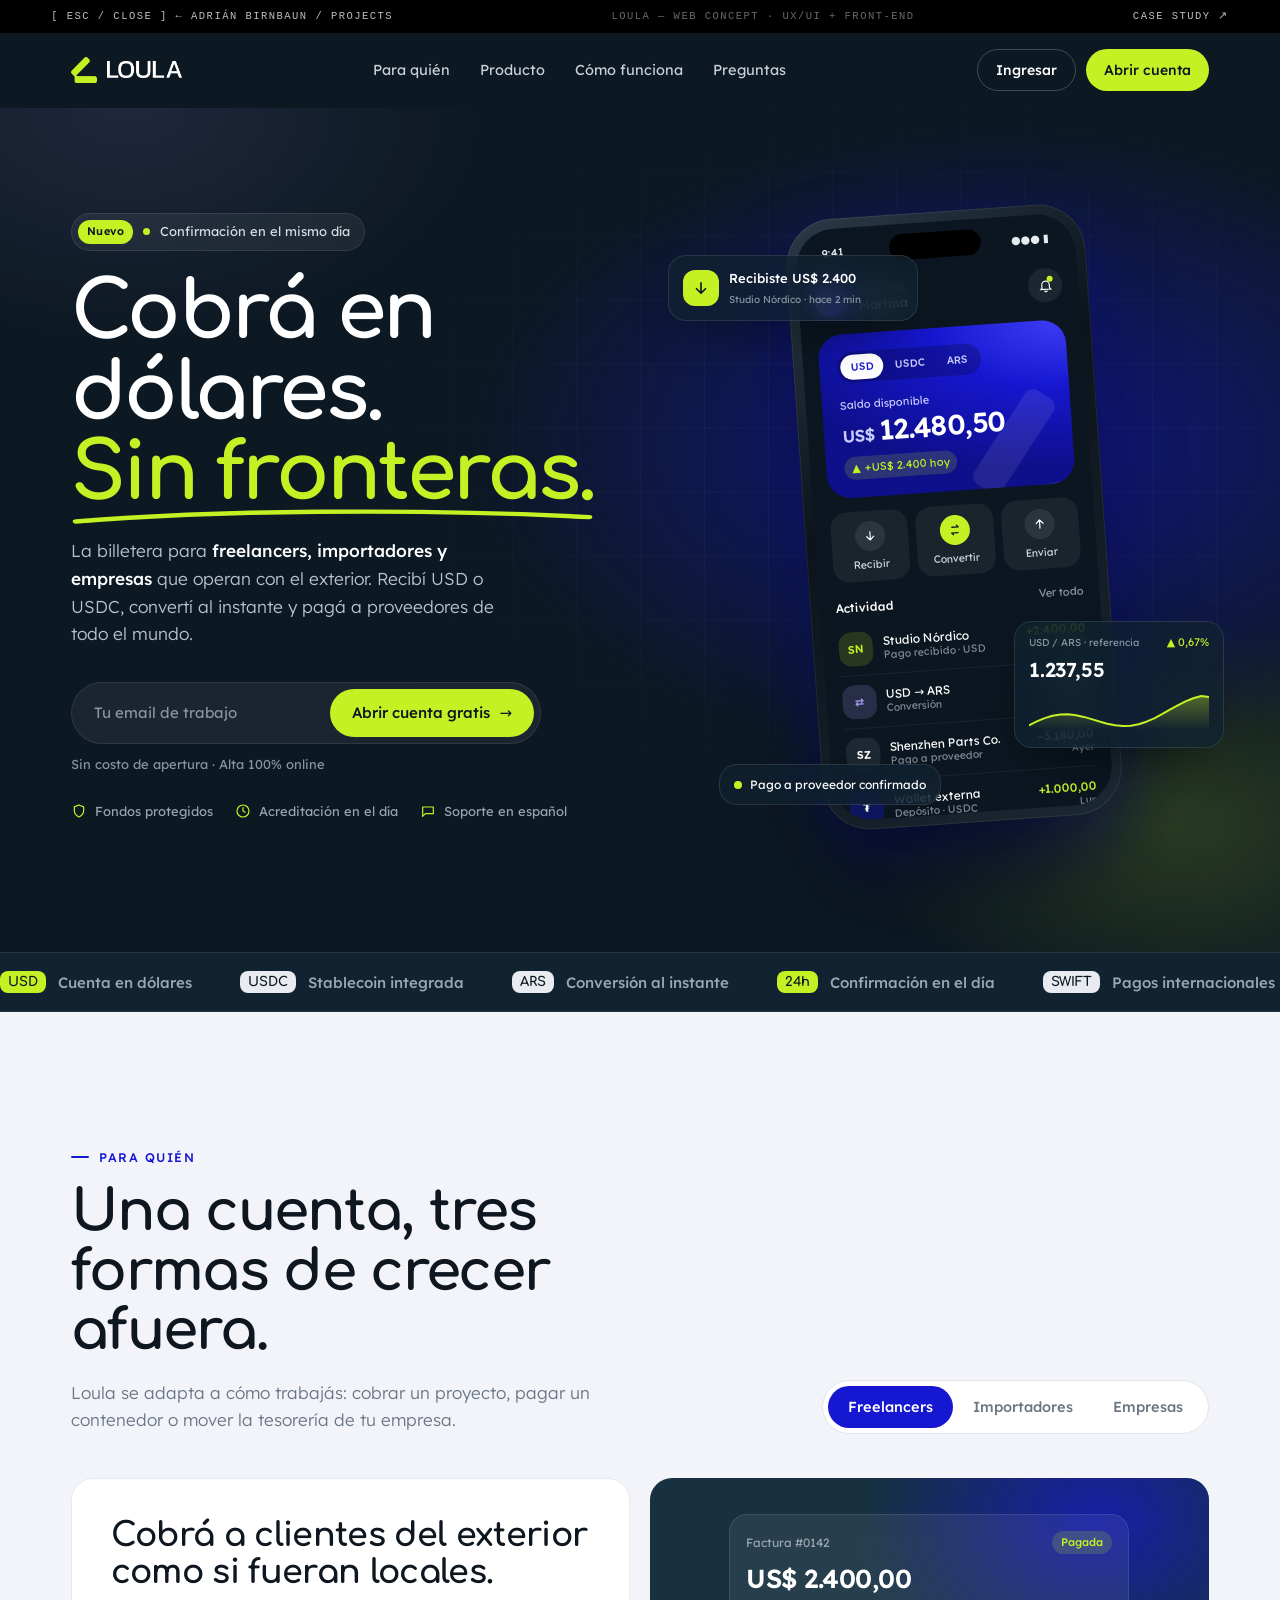
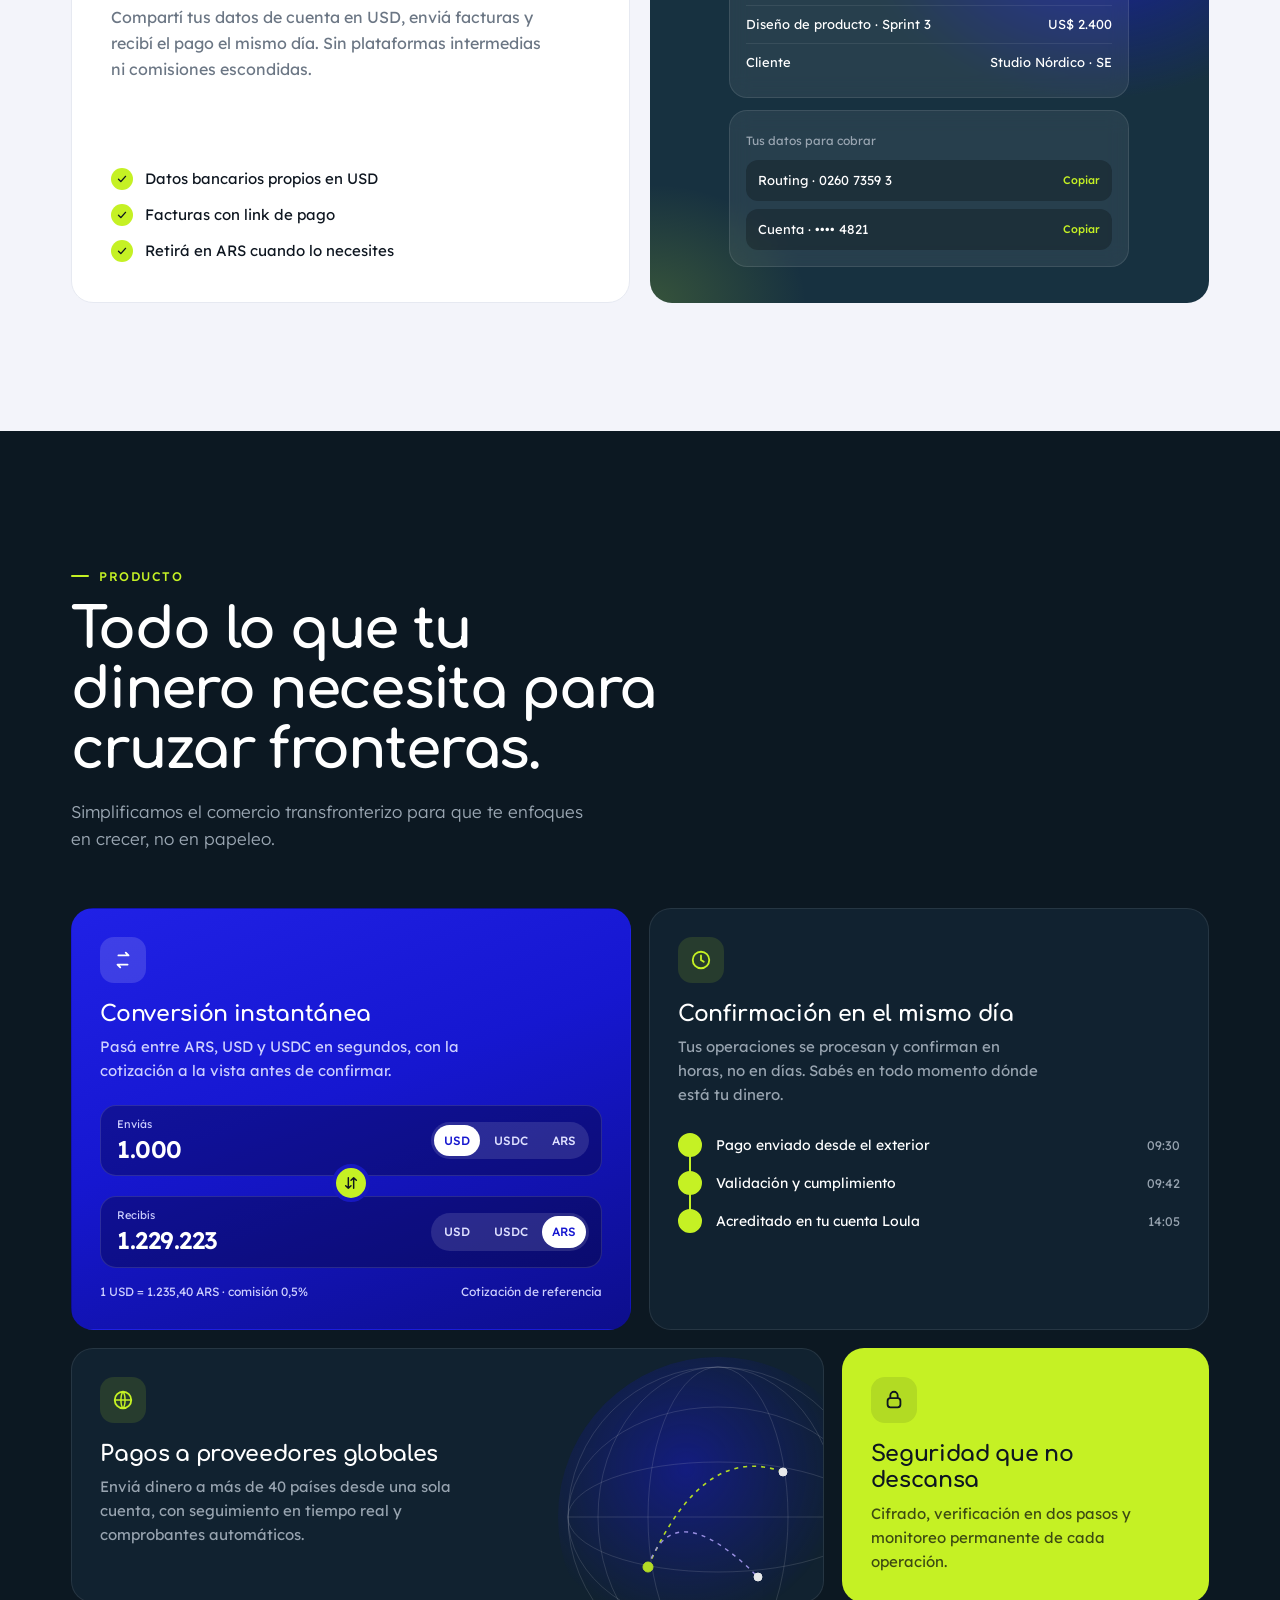
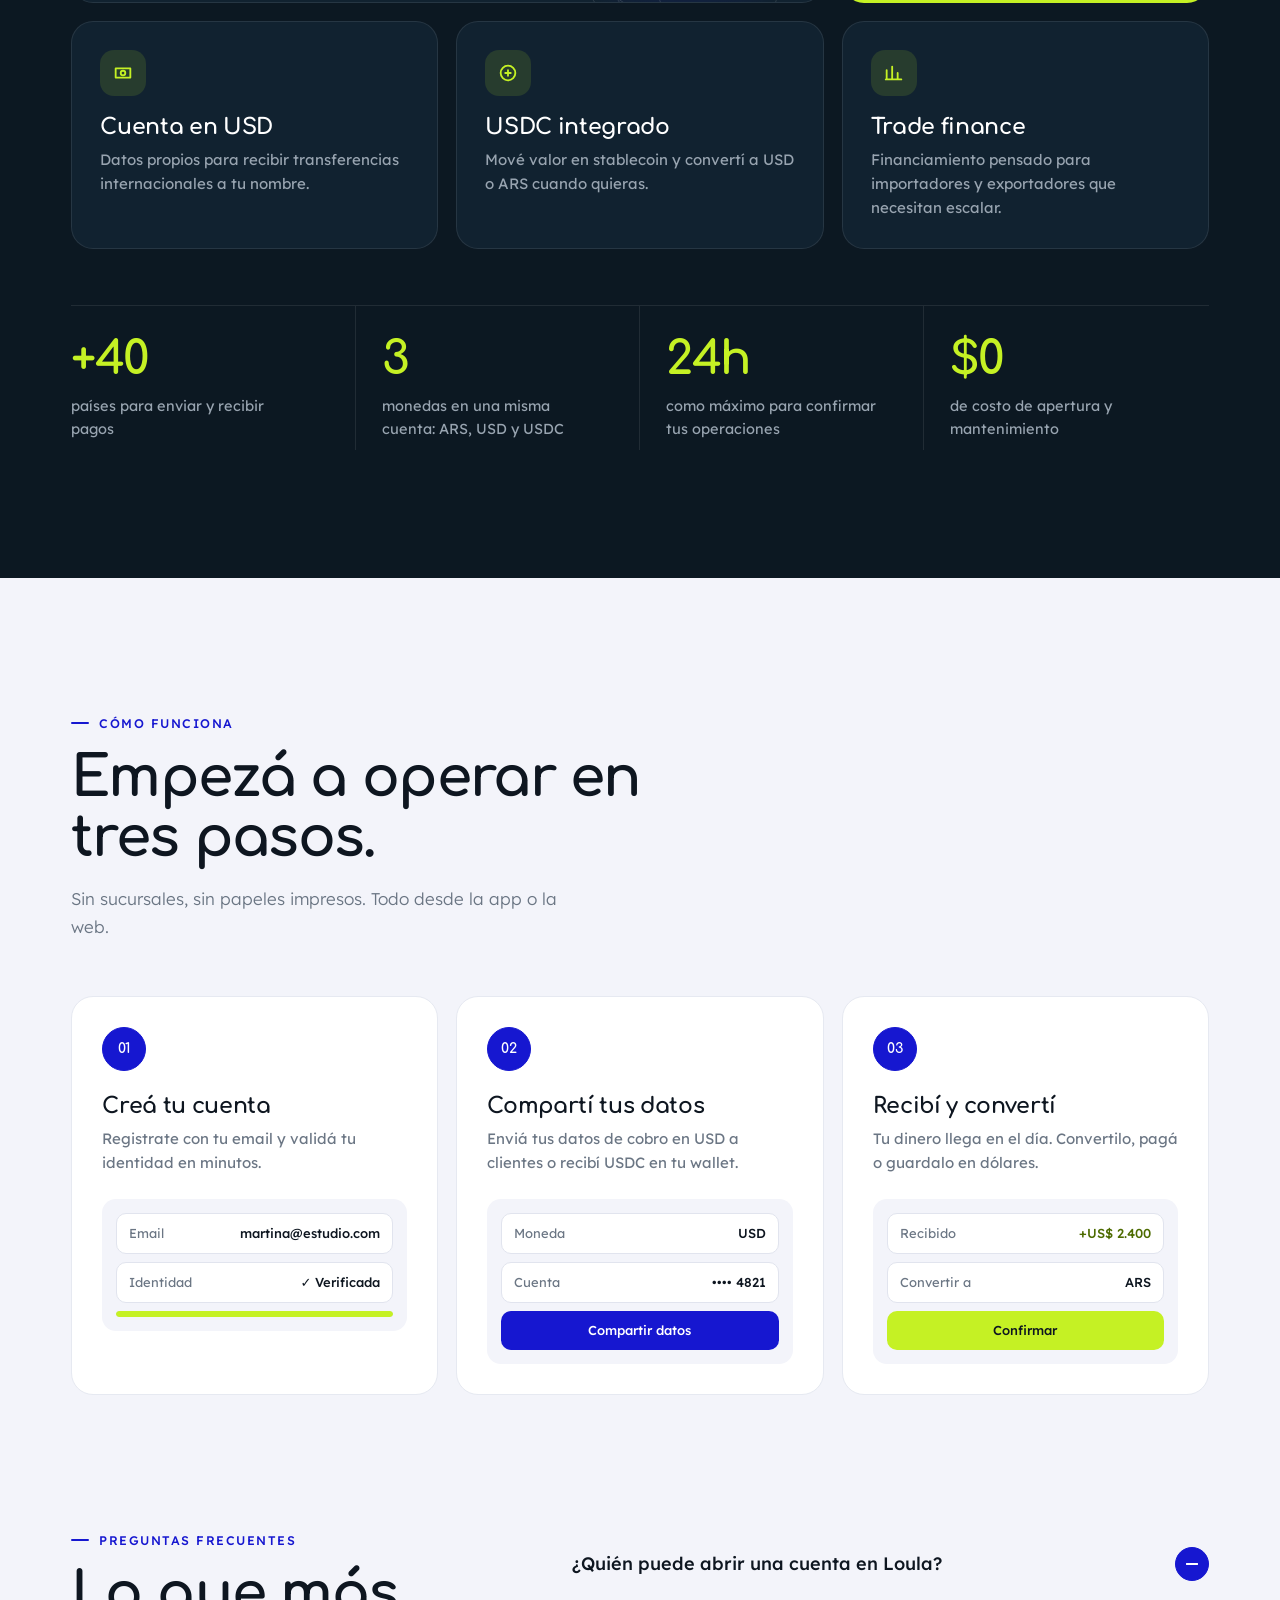
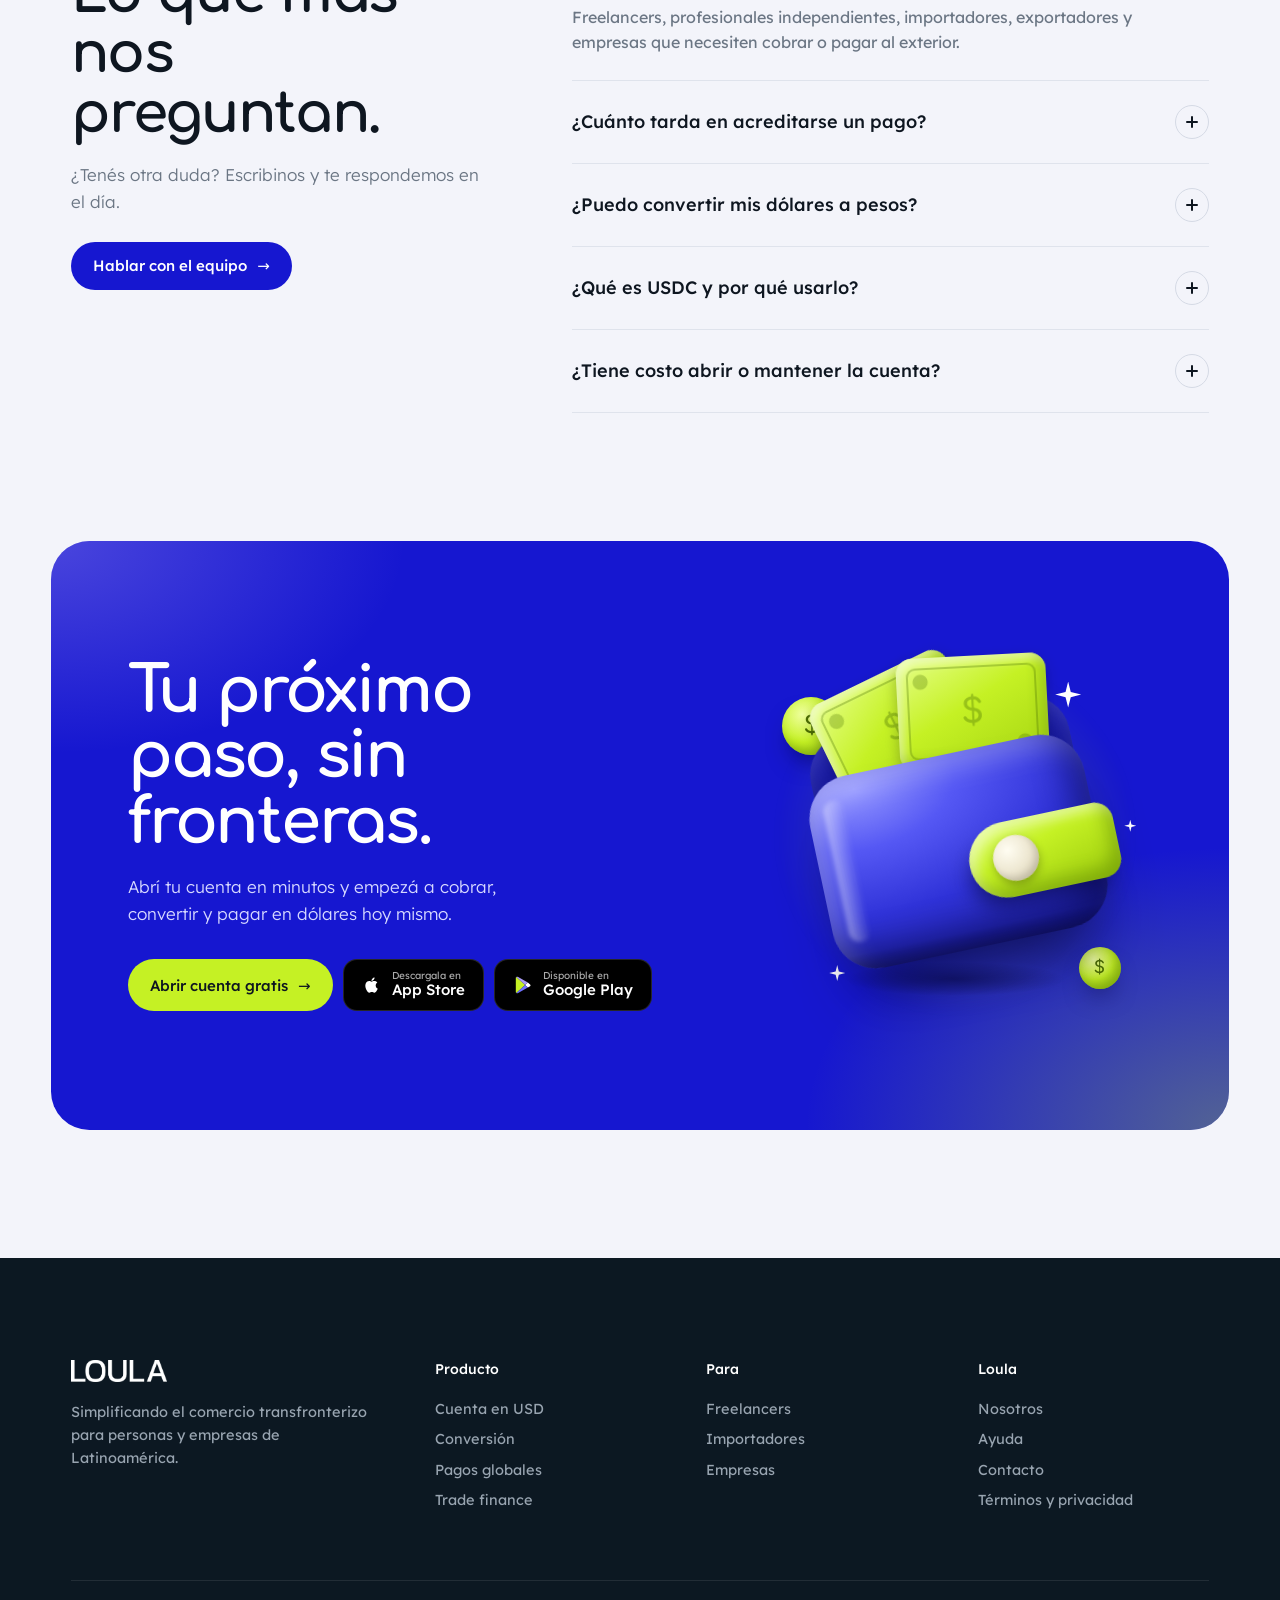
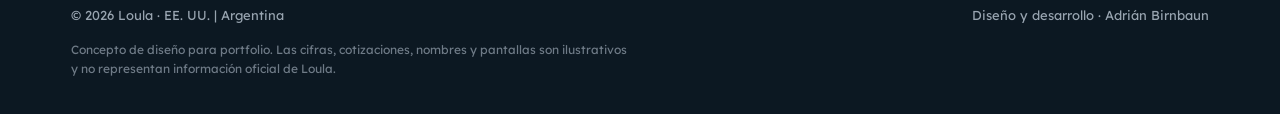
<file: assets/Loula/site/index.html>
<!DOCTYPE html>
<html lang="es">
<head>
<meta charset="UTF-8">
<meta name="viewport" content="width=device-width, initial-scale=1, viewport-fit=cover">
<title>Loula — Cobrá y pagá en dólares, sin fronteras</title>
<meta name="description" content="Loula: billetera para freelancers, importadores y empresas. Recibí USD o USDC, convertí al instante y operá con confirmación en el mismo día. Concepto de diseño por Adrián Birnbaun.">
<meta name="theme-color" content="#0c1822">
<link rel="icon" href="img/iso-lima.png">
<link rel="preconnect" href="https://fonts.googleapis.com">
<link rel="preconnect" href="https://fonts.gstatic.com" crossorigin>
<link href="https://fonts.googleapis.com/css2?family=Comfortaa:wght@500;700&family=Lexend:wght@300;400;500;600&display=swap" rel="stylesheet">
<style>
:root{
  --azul:#1617d0; --azul-2:#3435f0; --lima:#c5f124; --petroleo:#173140; --lila:#a99bf6;
  --noche:#0c1822; --noche-2:#112230; --linea:rgba(255,255,255,.09);
  --claro:#f3f4fa; --tinta:#0e1620; --gris:#6b7684;
  --display:"Comfortaa", ui-rounded, system-ui, sans-serif;
  --sans:"Lexend", system-ui, sans-serif;
  --r:22px; --pad:clamp(18px,4vw,56px); --max:1240px;
  --ease:cubic-bezier(.2,.7,.1,1);
}
*{box-sizing:border-box;margin:0;padding:0}
html{scroll-behavior:smooth;scroll-padding-top:90px}
body{background:var(--noche);color:#fff;font:400 16px/1.6 var(--sans);-webkit-font-smoothing:antialiased;overflow-x:hidden;font-variant-numeric:tabular-nums}
a{color:inherit;text-decoration:none}
button,input{font:inherit;color:inherit}
button{background:none;border:0;cursor:pointer}
img{display:block;max-width:100%}
:focus-visible{outline:2px solid var(--lima);outline-offset:3px;border-radius:8px}
.wrap{max-width:var(--max);margin:0 auto;padding:0 var(--pad)}
.sr{position:absolute;width:1px;height:1px;overflow:hidden;clip:rect(0 0 0 0)}

/* ── Portfolio frame ── */
.pf{background:#000;color:#bdbdbd;display:flex;justify-content:space-between;gap:16px;padding:9px var(--pad);font:400 10.5px/1.4 ui-monospace,"JetBrains Mono",monospace;letter-spacing:.14em;text-transform:uppercase}
.pf a{transition:color .2s}.pf a:hover{color:#fff}
.pf span{opacity:.55}

/* ── Buttons ── */
.btn{display:inline-flex;align-items:center;justify-content:center;gap:10px;height:48px;padding:0 22px;border-radius:999px;font:500 15px var(--sans);white-space:nowrap;transition:transform .2s var(--ease),background .25s,color .25s,box-shadow .25s}
.btn:active{transform:scale(.97)}
.btn-lima{background:var(--lima);color:var(--tinta)}
.btn-lima:hover{background:#d6fb4a;box-shadow:0 8px 30px -8px rgba(197,241,36,.55)}
.btn-ghost{border:1px solid rgba(255,255,255,.22)}
.btn-ghost:hover{background:rgba(255,255,255,.08)}
.btn-azul{background:var(--azul);color:#fff}
.btn-azul:hover{background:var(--azul-2)}
.btn .arr{transition:transform .25s var(--ease)}
.btn:hover .arr{transform:translateX(3px)}

/* ── Nav ── */
.nav{position:sticky;top:0;z-index:40;transition:background .3s,border-color .3s,backdrop-filter .3s;border-bottom:1px solid transparent}
.nav.scrolled{background:rgba(12,24,34,.78);backdrop-filter:blur(14px) saturate(1.4);border-color:var(--linea)}
.nav .wrap{display:flex;align-items:center;justify-content:space-between;height:74px;gap:24px}
.brand{display:flex;align-items:center;gap:10px}
.brand img.iso{width:26px;height:26px}
.brand img.word{height:17px;width:auto}
.nav ul{display:flex;gap:30px;list-style:none;font-size:14.5px;color:#c9d0d8}
.nav ul a{position:relative;transition:color .2s}
.nav ul a:hover{color:#fff}
.nav ul a::after{content:"";position:absolute;left:0;right:0;bottom:-6px;height:2px;border-radius:2px;background:var(--lima);transform:scaleX(0);transition:transform .3s var(--ease)}
.nav ul a:hover::after{transform:scaleX(1)}
.nav .act{display:flex;gap:10px;align-items:center}
.nav .btn{height:42px;padding:0 18px;font-size:14px}
.burger{display:none;width:42px;height:42px;border-radius:12px;border:1px solid var(--linea);place-items:center}
.burger span{display:block;width:18px;height:2px;background:#fff;border-radius:2px;position:relative;transition:.3s}
.burger span::before,.burger span::after{content:"";position:absolute;left:0;width:18px;height:2px;background:#fff;border-radius:2px;transition:.3s}
.burger span::before{top:-6px}.burger span::after{top:6px}
.nav.open .burger span{background:transparent}
.nav.open .burger span::before{top:0;transform:rotate(45deg)}
.nav.open .burger span::after{top:0;transform:rotate(-45deg)}
.mmenu{display:none}

/* ── Hero ── */
.hero{position:relative;overflow:hidden;padding:clamp(40px,7vw,90px) 0 clamp(70px,9vw,120px)}
.hero::before{content:"";position:absolute;inset:0;background:
  radial-gradient(60% 55% at 78% 40%,rgba(22,23,208,.55) 0%,rgba(22,23,208,0) 70%),
  radial-gradient(35% 35% at 92% 85%,rgba(197,241,36,.16) 0%,rgba(197,241,36,0) 70%),
  radial-gradient(40% 40% at 10% 0%,rgba(169,155,246,.12) 0%,rgba(169,155,246,0) 70%);pointer-events:none}
.hero::after{content:"";position:absolute;inset:0;pointer-events:none;opacity:.5;
  background-image:linear-gradient(var(--linea) 1px,transparent 1px),linear-gradient(90deg,var(--linea) 1px,transparent 1px);background-size:64px 64px;
  -webkit-mask-image:radial-gradient(70% 70% at 70% 40%,#000 0%,transparent 75%);mask-image:radial-gradient(70% 70% at 70% 40%,#000 0%,transparent 75%)}
.hero .wrap{position:relative;z-index:1;display:grid;grid-template-columns:1.05fr .95fr;gap:clamp(32px,5vw,72px);align-items:center}
.pill{display:inline-flex;align-items:center;gap:10px;padding:6px 14px 6px 6px;border-radius:999px;background:rgba(255,255,255,.06);border:1px solid var(--linea);font-size:13px;color:#d7dde3}
.pill b{background:var(--lima);color:var(--tinta);font-weight:600;font-size:11px;padding:3px 9px;border-radius:999px;letter-spacing:.02em}
.live{width:7px;height:7px;border-radius:50%;background:var(--lima);box-shadow:0 0 0 0 rgba(197,241,36,.6);animation:live 2s infinite}
@keyframes live{70%{box-shadow:0 0 0 8px rgba(197,241,36,0)}100%{box-shadow:0 0 0 0 rgba(197,241,36,0)}}
.hero h1{font:700 clamp(42px,6.2vw,84px)/1.02 var(--display);letter-spacing:-.035em;margin:22px 0 22px}
.hero h1 .hl{color:var(--lima);position:relative;white-space:nowrap}
.hero h1 .hl svg{position:absolute;left:0;bottom:-.12em;width:100%;height:.28em;overflow:visible}
.hero h1 .hl path{stroke-dasharray:1;stroke-dashoffset:1;animation:draw 1.1s .8s var(--ease) forwards}
@keyframes draw{to{stroke-dashoffset:0}}
.lead{font-size:clamp(16px,1.35vw,19px);color:#b8c2cc;max-width:40ch;font-weight:300}
.lead strong{color:#fff;font-weight:500}
.signup{margin-top:34px;display:flex;gap:8px;max-width:470px;padding:6px;border-radius:999px;background:rgba(255,255,255,.06);border:1px solid var(--linea);transition:border-color .25s,background .25s}
.signup:focus-within{border-color:rgba(197,241,36,.6);background:rgba(255,255,255,.09)}
.signup input{flex:1;min-width:0;background:none;border:0;outline:none;padding:0 16px;font-size:15px}
.signup input::placeholder{color:#8894a0}
.form-msg{min-height:20px;margin-top:10px;font-size:13px;color:#8894a0}
.form-msg.ok{color:var(--lima)}.form-msg.err{color:#ff9a9a}
.trust{display:flex;flex-wrap:wrap;gap:10px 22px;margin-top:26px;font-size:13px;color:#98a4b0}
.trust span{display:inline-flex;align-items:center;gap:8px}
.trust svg{color:var(--lima)}

/* Phone mockup */
.stagehero{position:relative;height:clamp(560px,52vw,640px);display:grid;place-items:center}
.phone{position:relative;width:300px;height:612px;border-radius:48px;padding:10px;background:linear-gradient(145deg,#2b3a48,#0c141b 40%,#1c2833);box-shadow:0 60px 100px -30px rgba(0,0,0,.7),0 0 0 1px rgba(255,255,255,.08) inset,0 30px 80px -20px rgba(22,23,208,.55);transform:rotate(-4deg);animation:float 7s ease-in-out infinite}
@keyframes float{50%{transform:rotate(-4deg) translateY(-10px)}}
.screen{position:relative;height:100%;border-radius:39px;overflow:hidden;background:#0b1620;padding:14px 16px 0}
.island{position:absolute;top:10px;left:50%;transform:translateX(-50%);width:92px;height:26px;border-radius:20px;background:#000;z-index:3}
.sbar{display:flex;justify-content:space-between;font-size:11px;font-weight:500;padding:2px 10px 0;height:24px;color:#e6ebf0}
.app-top{display:flex;justify-content:space-between;align-items:center;margin:16px 0 18px}
.avatar{width:34px;height:34px;border-radius:50%;background:linear-gradient(135deg,var(--lila),var(--azul));display:grid;place-items:center;font:600 12px var(--sans)}
.app-top .hello{font-size:11px;color:#8b97a3;line-height:1.3}
.app-top .hello b{display:block;color:#fff;font-size:13px;font-weight:500}
.bell{width:34px;height:34px;border-radius:50%;background:rgba(255,255,255,.07);display:grid;place-items:center;position:relative}
.bell::after{content:"";position:absolute;top:8px;right:9px;width:6px;height:6px;border-radius:50%;background:var(--lima)}
.balance{border-radius:24px;padding:18px;background:radial-gradient(120% 90% at 100% 0%,#3d3ef5 0%,var(--azul) 45%,#0e0f8a 100%);position:relative;overflow:hidden}
.balance::after{content:"";position:absolute;right:-26px;bottom:-34px;width:130px;height:130px;background:url(img/iso-blanco.png) center/contain no-repeat;opacity:.09;transform:rotate(-8deg)}
.seg{display:inline-flex;background:rgba(0,0,0,.22);border-radius:999px;padding:3px;gap:2px}
.seg button{font-size:10.5px;font-weight:500;padding:4px 10px;border-radius:999px;color:#c9ccff;transition:.25s}
.seg button[aria-pressed="true"]{background:#fff;color:var(--azul)}
.bal-label{font-size:11px;color:#c9ccff;margin-top:14px}
.bal-num{white-space:nowrap;font:600 28px/1.15 var(--sans);letter-spacing:-.02em;margin-top:2px}
.bal-num small{font-size:17px;color:#c9ccff;margin-left:2px}
.bal-delta{display:inline-flex;align-items:center;gap:4px;margin-top:8px;font-size:11px;background:rgba(197,241,36,.16);color:var(--lima);padding:3px 8px;border-radius:999px}
.actions{display:grid;grid-template-columns:repeat(3,1fr);gap:8px;margin:14px 0 16px}
.actions div{background:rgba(255,255,255,.06);border-radius:16px;padding:10px 0 8px;display:grid;justify-items:center;gap:5px;font-size:10.5px;color:#d3dae1}
.actions i{width:30px;height:30px;border-radius:50%;display:grid;place-items:center;background:rgba(255,255,255,.08)}
.actions div:nth-child(2) i{background:var(--lima);color:var(--tinta)}
.list-h{display:flex;justify-content:space-between;font-size:12px;margin-bottom:6px}
.list-h span{color:#8b97a3;font-size:11px}
.tx{display:flex;align-items:center;gap:10px;padding:9px 0;border-bottom:1px solid rgba(255,255,255,.06)}
.tx .ic{width:34px;height:34px;border-radius:12px;display:grid;place-items:center;font:600 11px var(--sans);flex:none}
.tx .t{flex:1;min-width:0;font-size:12px;line-height:1.3}
.tx .t small{display:block;color:#7f8b97;font-size:10.5px}
.tx .a{font-size:12px;font-weight:500;text-align:right;line-height:1.3}
.tx .a small{display:block;color:#7f8b97;font-weight:400;font-size:10px}
.pos{color:var(--lima)}

/* Floating cards */
.fcard{position:absolute;z-index:2;background:rgba(17,34,48,.72);backdrop-filter:blur(16px) saturate(1.5);border:1px solid rgba(255,255,255,.1);border-radius:18px;padding:12px 14px;box-shadow:0 20px 50px -20px rgba(0,0,0,.6);font-size:12px}
.fcard.notif{top:9%;left:-6%;display:flex;gap:10px;align-items:center;width:250px;animation:float2 6s ease-in-out infinite}
.fcard.notif .ic{width:36px;height:36px;border-radius:12px;background:var(--lima);display:grid;place-items:center;color:var(--tinta);flex:none}
.fcard.notif b{display:block;font-size:13px;font-weight:500}
.fcard.notif small{color:#8b97a3}
.fcard.fx{bottom:14%;right:-3%;width:210px;animation:float2 7s ease-in-out -2s infinite}
.fx-row{display:flex;justify-content:space-between;align-items:baseline}
.fx-row b{font-size:20px;font-weight:600;letter-spacing:-.01em}
.fx-chg{font-size:11px;color:var(--lima)}
.fx-chg.down{color:#ff9a9a}
.spark{width:100%;height:38px;margin-top:6px}
.fcard.ok{bottom:5%;left:4%;display:flex;align-items:center;gap:8px;padding:10px 14px;animation:float2 8s ease-in-out -4s infinite}
.fcard.ok .dot{width:8px;height:8px;border-radius:50%;background:var(--lima)}
@keyframes float2{50%{transform:translateY(-8px)}}

/* ── Marquee ── */
.marquee{border-top:1px solid var(--linea);border-bottom:1px solid var(--linea);overflow:hidden;padding:18px 0;background:var(--noche-2)}
.marquee .track{display:flex;gap:48px;width:max-content;animation:mq 40s linear infinite}
.marquee:hover .track{animation-play-state:paused}
.marquee span{display:inline-flex;align-items:center;gap:12px;font:500 15px var(--sans);color:#9aa6b2;white-space:nowrap}
.marquee span b{font:700 13px var(--display);color:var(--tinta);background:#e8ecf1;border-radius:8px;padding:4px 8px}
.marquee span b.l{background:var(--lima)}
@keyframes mq{to{transform:translateX(-50%)}}

/* ── Sections ── */
section{position:relative}
.sec{padding:clamp(80px,10vw,140px) 0}
.eyebrow{display:inline-flex;align-items:center;gap:10px;font:500 12.5px var(--sans);letter-spacing:.12em;text-transform:uppercase;color:var(--lima)}
.eyebrow::before{content:"";width:18px;height:2px;border-radius:2px;background:currentColor}
.h2{font:700 clamp(34px,4.4vw,58px)/1.06 var(--display);letter-spacing:-.03em;margin:16px 0 18px;max-width:18ch}
.sub{color:#9aa6b2;font-size:17px;font-weight:300;max-width:52ch}
.light{background:var(--claro);color:var(--tinta)}
.light .sub{color:var(--gris)}
.light .eyebrow{color:var(--azul)}

/* Audience tabs */
.aud-head{display:flex;justify-content:space-between;align-items:end;gap:32px;flex-wrap:wrap;margin-bottom:44px}
.tabs{display:inline-flex;padding:5px;border-radius:999px;background:#fff;border:1px solid #e1e4ee;position:relative}
.tabs button{position:relative;z-index:1;height:42px;padding:0 20px;border-radius:999px;font-size:14.5px;font-weight:500;color:var(--gris);transition:color .3s}
.tabs button[aria-selected="true"]{color:#fff}
.tabs .ind{position:absolute;top:5px;bottom:5px;left:5px;border-radius:999px;background:var(--azul);transition:transform .45s var(--ease),width .45s var(--ease)}
.panel{display:grid;grid-template-columns:1fr 1fr;gap:20px}
.panel[hidden]{display:none}
.panel .copy{background:#fff;border:1px solid #e6e9f1;border-radius:var(--r);padding:clamp(26px,3vw,42px);display:flex;flex-direction:column;justify-content:space-between;gap:28px}
.panel h3{font:700 clamp(26px,2.6vw,36px)/1.12 var(--display);letter-spacing:-.02em}
.panel p{color:var(--gris);margin-top:14px;max-width:44ch}
.checks{list-style:none;display:grid;gap:12px;margin-top:6px}
.checks li{display:flex;gap:12px;align-items:flex-start;font-size:15px}
.checks li::before{content:"";flex:none;width:22px;height:22px;border-radius:50%;margin-top:1px;background:var(--lima) url("data:image/svg+xml,%3Csvg xmlns='http://www.w3.org/2000/svg' viewBox='0 0 24 24'%3E%3Cpath d='M6 12.5l4 4 8-9' fill='none' stroke='%230e1620' stroke-width='2.4' stroke-linecap='round' stroke-linejoin='round'/%3E%3C/svg%3E") center/14px no-repeat}
.panel .vis{border-radius:var(--r);background:var(--petroleo);color:#fff;padding:clamp(22px,3vw,36px);position:relative;overflow:hidden;min-height:380px;display:flex;align-items:center;justify-content:center}
.panel .vis::before{content:"";position:absolute;inset:0;background:radial-gradient(60% 60% at 80% 10%,rgba(22,23,208,.7),transparent 70%),radial-gradient(40% 40% at 0% 100%,rgba(197,241,36,.18),transparent 70%)}
.panel.show .copy,.panel.show .vis{animation:pin .55s var(--ease) both}
.panel.show .vis{animation-delay:.06s}
@keyframes pin{from{opacity:0;transform:translateY(12px)}}

/* mini UI inside panels */
.ui{position:relative;width:100%;max-width:400px;display:grid;gap:12px}
.ui-card{background:rgba(255,255,255,.07);border:1px solid rgba(255,255,255,.1);backdrop-filter:blur(10px);border-radius:18px;padding:16px}
.ui-card .row{display:flex;justify-content:space-between;align-items:center;gap:12px}
.ui-card small{color:#9aa6b2;font-size:12px}
.ui-card .big{font:600 26px var(--sans);letter-spacing:-.02em}
.inv-line{display:flex;justify-content:space-between;font-size:13px;padding:8px 0;border-top:1px solid rgba(255,255,255,.08)}
.badge{font-size:11px;font-weight:500;padding:3px 9px;border-radius:999px;background:rgba(197,241,36,.16);color:var(--lima)}
.badge.w{background:rgba(255,255,255,.1);color:#dfe5ea}
.copyfield{display:flex;justify-content:space-between;align-items:center;background:rgba(0,0,0,.25);border-radius:12px;padding:10px 12px;font-size:13px;margin-top:8px}
.copyfield button{font-size:11px;color:var(--lima);font-weight:500}
.bars{display:flex;align-items:end;gap:8px;height:120px;margin-top:12px}
.bars i{flex:1;border-radius:8px 8px 3px 3px;background:rgba(255,255,255,.14);height:var(--h);transform-origin:bottom;transform:scaleY(0);transition:transform .8s var(--ease)}
.bars i.l{background:var(--lima)}
.panel.show .bars i{transform:scaleY(1)}
.bars i:nth-child(2){transition-delay:.05s}.bars i:nth-child(3){transition-delay:.1s}.bars i:nth-child(4){transition-delay:.15s}.bars i:nth-child(5){transition-delay:.2s}.bars i:nth-child(6){transition-delay:.25s}.bars i:nth-child(7){transition-delay:.3s}
.route{display:flex;align-items:center;gap:10px;font-size:13px}
.route .flag{width:34px;height:34px;border-radius:50%;background:rgba(255,255,255,.1);display:grid;place-items:center;font:600 11px var(--sans);flex:none}
.route .path{flex:1;height:2px;background:repeating-linear-gradient(90deg,rgba(255,255,255,.35) 0 6px,transparent 6px 12px);position:relative;overflow:hidden}
.route .path::after{content:"";position:absolute;top:-3px;left:-10%;width:8px;height:8px;border-radius:50%;background:var(--lima);box-shadow:0 0 12px var(--lima);animation:travel 2.6s var(--ease) infinite}
@keyframes travel{to{left:105%}}

/* ── Bento ── */
.bento{display:grid;grid-template-columns:repeat(6,1fr);gap:18px;margin-top:56px}
.cell{grid-column:span 2;background:var(--noche-2);border:1px solid var(--linea);border-radius:var(--r);padding:28px;position:relative;overflow:hidden;transition:border-color .3s,transform .4s var(--ease)}
.cell:hover{border-color:rgba(255,255,255,.2)}
.cell.w3{grid-column:span 3}.cell.w4{grid-column:span 4}
.cell h3{font:700 22px/1.2 var(--display);letter-spacing:-.015em;margin:18px 0 8px}
.cell p{color:#98a4b0;font-size:15px;max-width:40ch}
.ico{width:46px;height:46px;border-radius:14px;display:grid;place-items:center;background:rgba(197,241,36,.12);color:var(--lima)}
.cell.blue{background:linear-gradient(160deg,#2021e6,var(--azul) 45%,#0d0e8c);border-color:transparent}
.cell.blue p{color:#cfd1ff}
.cell.blue .ico{background:rgba(255,255,255,.14);color:#fff}
.cell.lime{background:var(--lima);color:var(--tinta);border-color:transparent}
.cell.lime p{color:#3c4a12}
.cell.lime .ico{background:rgba(14,22,32,.1);color:var(--tinta)}

/* converter */
.conv{display:grid;gap:10px;margin-top:22px}
.cbox{display:flex;align-items:center;gap:10px;background:rgba(0,0,0,.28);border:1px solid rgba(255,255,255,.12);border-radius:16px;padding:10px 12px 10px 16px;transition:border-color .2s}
.cbox:focus-within{border-color:rgba(255,255,255,.45)}
.cbox label{font-size:11px;color:#cfd1ff;display:block}
.cbox input{width:100%;background:none;border:0;outline:none;font:600 24px var(--sans);letter-spacing:-.02em;padding:0}
.cbox .grow{flex:1;min-width:0}
.cur{display:flex;gap:4px;background:rgba(255,255,255,.12);border-radius:999px;padding:3px}
.cur button{font-size:12px;font-weight:500;padding:6px 10px;border-radius:999px;color:#dfe1ff;transition:.2s}
.cur button[aria-pressed="true"]{background:#fff;color:var(--azul)}
.swap{justify-self:center;width:38px;height:38px;border-radius:50%;background:var(--lima);color:var(--tinta);display:grid;place-items:center;margin:-22px 0;position:relative;z-index:1;border:4px solid #1718c0;transition:transform .4s var(--ease)}
.swap:hover{transform:rotate(180deg)}
.conv-foot{display:flex;justify-content:space-between;font-size:12px;color:#cfd1ff;margin-top:4px}

/* timeline same day */
.tl{margin-top:26px;position:relative;display:grid;gap:14px}
.tl::before{content:"";position:absolute;left:11px;top:6px;bottom:6px;width:2px;background:rgba(255,255,255,.12)}
.tl::after{content:"";position:absolute;left:11px;top:6px;width:2px;height:0;background:var(--lima);transition:height 1.6s var(--ease)}
.in .tl::after{height:calc(100% - 12px)}
.tl div{display:flex;gap:14px;align-items:center;font-size:14px;position:relative}
.tl i{width:24px;height:24px;border-radius:50%;background:var(--noche-2);border:2px solid rgba(255,255,255,.2);flex:none;transition:.4s}
.in .tl i{border-color:var(--lima);background:var(--lima)}
.in .tl div:nth-child(2) i{transition-delay:.6s}.in .tl div:nth-child(3) i{transition-delay:1.2s}
.tl span{color:#98a4b0;margin-left:auto;font-size:12.5px}

/* globe dots */
.globe{position:absolute;right:-60px;bottom:-80px;width:330px;height:330px;opacity:.9}
.pulse{transform-box:fill-box;transform-origin:center;animation:pl 2.4s ease-out infinite}
@keyframes pl{0%{transform:scale(.4);opacity:1}100%{transform:scale(2.4);opacity:0}}

/* ── Steps ── */
.steps{display:grid;grid-template-columns:repeat(3,1fr);gap:18px;margin-top:56px;position:relative}
.step{background:#fff;border:1px solid #e6e9f1;border-radius:var(--r);padding:30px;position:relative}
.step .n{font:700 14px var(--display);width:44px;height:44px;border-radius:50%;display:grid;place-items:center;background:var(--claro);color:var(--azul);border:1px solid #e1e4ee;transition:.5s var(--ease)}
.step.in .n{background:var(--azul);color:#fff;border-color:var(--azul)}
.step h3{font:700 22px/1.2 var(--display);margin:22px 0 8px;letter-spacing:-.015em}
.step p{color:var(--gris);font-size:15px}
.step .mini{margin-top:24px;border-radius:14px;background:var(--claro);padding:14px;font-size:13px;display:grid;gap:8px}
.mini .f{background:#fff;border:1px solid #e1e4ee;border-radius:10px;padding:9px 12px;color:var(--gris);display:flex;justify-content:space-between}
.mini .f b{color:var(--tinta);font-weight:500}
.mini .go{background:var(--azul);color:#fff;border-radius:10px;padding:9px 12px;text-align:center;font-weight:500}
.prog{height:6px;border-radius:6px;background:#e1e4ee;overflow:hidden}
.prog i{display:block;height:100%;width:0;background:var(--lima);border-radius:6px;transition:width 1.4s var(--ease) .3s}
.step.in .prog i{width:100%}

/* ── Values / security ── */
.vals{display:grid;grid-template-columns:repeat(4,1fr);border-top:1px solid var(--linea);margin-top:56px}
.val{padding:30px 26px 10px 0;border-right:1px solid var(--linea)}
.val+.val{padding-left:26px}
.val:last-child{border-right:0}
.val b{display:block;font:700 clamp(34px,3.6vw,52px)/1 var(--display);letter-spacing:-.03em;color:var(--lima)}
.val span{display:block;margin-top:12px;color:#98a4b0;font-size:14.5px;max-width:24ch}

/* ── FAQ ── */
.faq{display:grid;grid-template-columns:.8fr 1.2fr;gap:clamp(32px,6vw,90px)}
.faq details{border-bottom:1px solid #dfe3ec}
.faq summary{list-style:none;cursor:pointer;display:flex;justify-content:space-between;align-items:center;gap:20px;padding:24px 0;font:500 18px var(--sans)}
.faq summary::-webkit-details-marker{display:none}
.faq summary i{flex:none;width:34px;height:34px;border-radius:50%;border:1px solid #d5dae5;position:relative;transition:.35s var(--ease)}
.faq summary i::before,.faq summary i::after{content:"";position:absolute;left:50%;top:50%;width:12px;height:2px;background:var(--tinta);border-radius:2px;transform:translate(-50%,-50%);transition:.35s var(--ease)}
.faq summary i::after{transform:translate(-50%,-50%) rotate(90deg)}
.faq details[open] summary i{background:var(--azul);border-color:var(--azul)}
.faq details[open] summary i::before{background:#fff}
.faq details[open] summary i::after{transform:translate(-50%,-50%) rotate(0);background:#fff}
.faq summary:hover{color:var(--azul)}
.faq .ans{overflow:hidden;color:var(--gris);max-width:60ch}
.faq .ans p{padding:0 0 24px}

/* ── CTA ── */
.cta{color:#fff;max-width:calc(var(--max) + 120px);margin:0 auto;width:calc(100% - var(--pad)*2);border-radius:clamp(24px,3vw,40px);background:var(--azul);position:relative;overflow:hidden;padding:clamp(56px,8vw,110px) clamp(24px,6vw,90px);display:grid;grid-template-columns:1.2fr .8fr;gap:40px;align-items:center}
.cta::before{content:"";position:absolute;inset:0;background:radial-gradient(60% 80% at 100% 100%,rgba(197,241,36,.35),transparent 60%),radial-gradient(50% 60% at 0% 0%,rgba(169,155,246,.35),transparent 60%)}
.cta > *{position:relative;z-index:1}
.cta h2{font:700 clamp(38px,5vw,72px)/1.02 var(--display);letter-spacing:-.035em;max-width:14ch}
.cta p{color:#d6d8ff;margin:18px 0 32px;max-width:42ch;font-size:17px;font-weight:300}
.stores{display:flex;gap:10px;flex-wrap:wrap}
.store{display:inline-flex;align-items:center;gap:10px;height:52px;padding:0 18px;border-radius:14px;background:#000;border:1px solid rgba(255,255,255,.15);transition:transform .2s,background .2s}
.store:hover{transform:translateY(-2px);background:#111}
.store small{display:block;font-size:10px;color:#aaa;line-height:1}
.store b{display:block;font-weight:500;font-size:15px;line-height:1.2}


/* ── Billetera 3D (CTA) ── */
.wscene{position:relative;height:clamp(300px,30vw,400px);display:grid;place-items:center;perspective:900px}
.wscene::before{content:"";position:absolute;width:360px;height:360px;border-radius:50%;background:radial-gradient(closest-side,rgba(255,255,255,.22),rgba(197,241,36,.1) 55%,transparent);filter:blur(6px)}
.wallet{position:relative;width:280px;height:230px;transform:rotate(-12deg);animation:wfloat 6s ease-in-out infinite;transform-style:preserve-3d;cursor:pointer}
@keyframes wfloat{0%,100%{transform:rotate(-12deg) translateY(0)}50%{transform:rotate(-9deg) translateY(-14px)}}
.w-shadow{position:absolute;left:50%;bottom:8%;width:220px;height:34px;margin-left:-110px;border-radius:50%;background:radial-gradient(closest-side,rgba(0,0,40,.45),transparent);animation:wshadow 6s ease-in-out infinite}
@keyframes wshadow{50%{transform:scale(.86);opacity:.7}}
.w-back{position:absolute;left:10px;right:6px;top:-6px;height:120px;border-radius:40px 40px 20px 20px;background:linear-gradient(180deg,#1a1cb0,#10127e);box-shadow:inset 0 10px 20px rgba(255,255,255,.12)}
.bill{position:absolute;width:150px;height:112px;border-radius:16px;top:-58px;background:linear-gradient(150deg,#e6ff8a 0%,#c5f124 45%,#a4d411 100%);box-shadow:inset -6px -8px 14px rgba(70,110,0,.28),inset 5px 6px 10px rgba(255,255,255,.5),0 6px 14px rgba(0,0,40,.25);transition:transform .6s var(--ease)}
.bill::before{content:"";position:absolute;inset:10px;border-radius:9px;border:2.5px solid rgba(70,110,0,.3);
  background:radial-gradient(circle at 12px 12px,rgba(70,110,0,.28) 7px,transparent 8px),radial-gradient(circle at calc(100% - 12px) calc(100% - 12px),rgba(70,110,0,.28) 7px,transparent 8px)}
.bill::after{content:"$";position:absolute;inset:0;display:grid;place-items:center;font:700 34px var(--display);color:rgba(70,110,0,.35)}
.bill.b1{left:30px;transform:rotate(-14deg);animation:bill1 6s var(--ease) infinite}
.bill.b2{left:108px;transform:rotate(9deg);animation:bill2 6s var(--ease) infinite}
@keyframes bill1{0%,100%{transform:rotate(-14deg) translateY(0)}45%,60%{transform:rotate(-18deg) translateY(-26px)}}
@keyframes bill2{0%,100%{transform:rotate(9deg) translateY(0)}50%,65%{transform:rotate(13deg) translateY(-38px)}}
.wallet:hover .bill{animation-play-state:paused}
.wallet:hover .bill.b1{transform:rotate(-20deg) translateY(-44px)}
.wallet:hover .bill.b2{transform:rotate(15deg) translateY(-58px)}
.w-body{position:absolute;inset:34px 0 0 0;border-radius:44px;overflow:hidden;
  background:radial-gradient(130% 110% at 18% 8%,#9295ff 0%,#5558f4 28%,#2f32d8 60%,#1a1c9e 100%);
  box-shadow:inset -16px -20px 34px rgba(0,0,50,.45),inset 12px 14px 26px rgba(255,255,255,.28),0 42px 60px -22px rgba(0,0,50,.7)}
.w-body::before{content:"";position:absolute;left:16px;top:22px;bottom:30px;width:22px;border-radius:20px;background:linear-gradient(90deg,rgba(255,255,255,.38),rgba(255,255,255,0));filter:blur(2px)}
.w-body::after{content:"";position:absolute;left:0;right:0;bottom:0;height:18px;background:linear-gradient(0deg,rgba(0,0,40,.35),transparent)}
.w-strap{position:absolute;right:-18px;top:112px;width:150px;height:76px;border-radius:40px 20px 20px 40px;
  background:linear-gradient(160deg,#e2ff7c 0%,#c5f124 40%,#9ccb0c 100%);
  box-shadow:inset -8px -10px 16px rgba(70,110,0,.35),inset 6px 8px 12px rgba(255,255,255,.45),-8px 14px 22px -8px rgba(0,0,40,.55)}
.w-btn{position:absolute;left:24px;top:50%;width:46px;height:46px;margin-top:-23px;border-radius:50%;
  background:radial-gradient(circle at 35% 30%,#fffdf2 0%,#efe9d4 45%,#cfc6a8 100%);box-shadow:0 4px 8px rgba(0,0,0,.25),inset -3px -4px 6px rgba(0,0,0,.12)}
.coin{position:absolute;width:58px;height:58px;border-radius:50%;display:grid;place-items:center;font:700 24px var(--display);color:#4c6d00;
  background:radial-gradient(circle at 35% 30%,#efff9e 0%,#c5f124 50%,#94c20a 100%);box-shadow:inset -5px -6px 10px rgba(70,110,0,.35),0 14px 24px -10px rgba(0,0,40,.6)}
.coin.c1{left:6%;top:14%;animation:coin 5s ease-in-out infinite}
.coin.c2{right:8%;bottom:10%;width:42px;height:42px;font-size:17px;animation:coin 6s ease-in-out -2s infinite}
@keyframes coin{0%,100%{transform:translateY(0) rotateY(0)}50%{transform:translateY(-16px) rotateY(180deg)}}
.spark4{position:absolute;width:26px;height:26px;background:#fff;clip-path:polygon(50% 0,60% 40%,100% 50%,60% 60%,50% 100%,40% 60%,0 50%,40% 40%);animation:tw 3s ease-in-out infinite}
.spark4.s1{right:18%;top:10%}.spark4.s2{left:18%;bottom:12%;width:16px;height:16px;animation-delay:1s}.spark4.s3{right:4%;top:46%;width:12px;height:12px;animation-delay:2s}
@keyframes tw{0%,100%{transform:scale(.6) rotate(0);opacity:.5}50%{transform:scale(1) rotate(45deg);opacity:1}}
@media (max-width:1080px){.wscene{height:320px}}
@media (max-width:760px){.wscene{height:260px;transform:scale(.72);margin:-10px 0 -20px}.coin.c2{display:none}}

/* ── Footer ── */
footer{padding:clamp(70px,8vw,110px) 0 36px;color:#98a4b0}
.fgrid{display:grid;grid-template-columns:1.4fr repeat(3,1fr);gap:40px}
.fgrid h4{color:#fff;font:500 14px var(--sans);margin-bottom:16px}
.fgrid a{display:block;font-size:14.5px;line-height:2.1;transition:color .2s}
.fgrid a:hover{color:var(--lima)}
.fgrid .word{height:22px;width:auto;margin-bottom:18px}
.fgrid p{max-width:34ch;font-size:14.5px}
.fbot{display:flex;justify-content:space-between;flex-wrap:wrap;gap:12px;margin-top:64px;padding-top:24px;border-top:1px solid var(--linea);font-size:13px}
.disc{font-size:12px;color:#6f7b87;margin-top:14px;max-width:80ch}

/* ── Reveal ── */
.rv{opacity:0;transform:translateY(26px);transition:opacity .9s var(--ease),transform .9s var(--ease)}
.rv.in{opacity:1;transform:none}
.d1{transition-delay:.08s}.d2{transition-delay:.16s}.d3{transition-delay:.24s}.d4{transition-delay:.32s}
.load>*{animation:up .9s var(--ease) both}
.load>*:nth-child(2){animation-delay:.08s}.load>*:nth-child(3){animation-delay:.16s}.load>*:nth-child(4){animation-delay:.24s}.load>*:nth-child(5){animation-delay:.32s}.load>*:nth-child(6){animation-delay:.4s}
.stagehero{animation:up 1.1s .2s var(--ease) both}
@keyframes up{from{opacity:0;transform:translateY(22px)}}

@media (prefers-reduced-motion:reduce){
  *,*::before,*::after{animation:none!important;transition:none!important}
  .rv{opacity:1;transform:none}
  .hero h1 .hl path{stroke-dashoffset:0}
  .bars i{transform:none}
}

/* ── Responsive ── */
@media (max-width:1080px){
  .nav ul{display:none}
  .burger{display:grid}
  .nav .act .btn-ghost{display:none}
  .mmenu{display:block;position:fixed;inset:74px 0 auto 0;background:rgba(12,24,34,.97);backdrop-filter:blur(14px);border-bottom:1px solid var(--linea);padding:12px var(--pad) 24px;transform:translateY(-8px);opacity:0;pointer-events:none;transition:.3s var(--ease)}
  .nav.open .mmenu{transform:none;opacity:1;pointer-events:auto}
  .mmenu a{display:block;padding:14px 0;border-bottom:1px solid var(--linea);font-size:17px}
  .hero .wrap{grid-template-columns:1fr}
  .stagehero{height:600px}
  .bento{grid-template-columns:repeat(2,1fr)}
  .cell,.cell.w3,.cell.w4{grid-column:span 2}
  .vals{grid-template-columns:repeat(2,1fr)}
  .val:nth-child(2){border-right:0}
  .val:nth-child(3){padding-left:0}
  .val:nth-child(n+3){border-top:1px solid var(--linea)}
  .faq{grid-template-columns:1fr}
  .cta{grid-template-columns:1fr}
  .fgrid{grid-template-columns:1fr 1fr}
}
@media (max-width:760px){
  .panel{grid-template-columns:1fr}
  .steps{grid-template-columns:1fr}
  .tabs{width:100%;overflow-x:auto}
  .tabs button{padding:0 14px;font-size:13.5px}
  .pf span{display:none}
  .signup{flex-direction:column;border-radius:22px}
  .signup input{height:46px}
  .fcard.notif{left:0;top:4%}
  .fcard.fx{right:0}
  .phone{transform:rotate(-3deg) scale(.92)}
  .fgrid{grid-template-columns:1fr}
}
@media (max-width:420px){.fcard.fx{display:none}.nav .act .btn-lima{display:none}}

/* ── Mobile polish ── */
@media (max-width:600px){
  .pf{font-size:9.5px;padding:8px 16px}
  .pf a:first-child{white-space:nowrap;overflow:hidden;text-overflow:ellipsis;max-width:68%}
  .nav .wrap{height:64px}
  .hero{padding:26px 0 56px}
  .hero h1{font-size:clamp(38px,11.5vw,50px);margin:18px 0 16px}
  .signup{padding:6px}
  .signup .btn{width:100%}
  .trust{gap:8px 16px;font-size:12.5px}
  /* hero phone: tarjetas fuera del teléfono */
  .stagehero{height:auto;display:flex;flex-direction:column;align-items:center;gap:12px;padding-top:6px}
  .phone{transform:none;width:272px;height:556px;animation:none}
  .fcard{position:relative;inset:auto;animation:none;width:auto}
  .fcard.notif{order:-1;width:100%;max-width:300px;left:auto;top:auto}
  .fcard.fx{display:none}
  .fcard.ok{left:auto;bottom:auto}
  .sec{padding:72px 0}
  .h2{font-size:clamp(30px,9vw,40px)}
  .sub{font-size:15.5px}
  .aud-head{margin-bottom:28px;gap:22px}
  .tabs{display:grid;grid-template-columns:repeat(3,1fr)}
  .tabs button{padding:0 6px;font-size:13px}
  .panel .vis{min-height:0;padding:20px}
  .bento{gap:12px;margin-top:36px}
  .cell{padding:22px}
  /* conversor: moneda debajo del monto para que el número entre */
  .cbox{flex-wrap:wrap;padding:12px 14px}
  .cbox .grow{flex-basis:100%}
  .cbox input{font-size:26px}
  .cur{width:100%;justify-content:space-between}
  .cur button{flex:1}
  .conv-foot{flex-direction:column;gap:2px}
  /* globo como fondo, sin tapar texto */
  .globe{width:230px;height:230px;right:-70px;bottom:-90px;opacity:.45}
  .vals{margin-top:36px}
  .val{padding:22px 14px 18px 0}
  .val+.val{padding-left:14px}
  .val:nth-child(3){padding-left:0}
  .steps{gap:12px;margin-top:36px}
  .step{padding:22px}
  .faq summary{font-size:16px;padding:18px 0}
  .cta{padding:44px 22px 20px;width:calc(100% - 32px)}
  .cta h2{font-size:clamp(36px,10.5vw,46px)}
  .stores{flex-direction:column}
  .stores > *{width:100%;justify-content:center}
  .fgrid{grid-template-columns:1fr 1fr;gap:28px 20px}
  .fgrid > div:first-child{grid-column:1/-1}
  .fbot{flex-direction:column;gap:6px;margin-top:40px}
}
</style>
</head>
<body>

<!-- Portfolio frame -->
<div class="pf">
  <a href="../../../projects.html" onclick="event.preventDefault();abBack('../../../projects.html')">[ ESC / CLOSE ] ← Adrián Birnbaun / Projects</a>
  <span>Loula — Web concept · UX/UI + Front-end</span>
  <a href="../../../loula.html">Case study ↗</a>
</div>

<header class="nav" id="nav">
  <div class="wrap">
    <a class="brand" href="#top" aria-label="Loula, inicio">
      <img class="iso" src="img/iso-lima.png" alt="" width="26" height="26">
      <img class="word" src="img/loula-blanco.png" alt="Loula" width="75" height="17">
    </a>
    <nav aria-label="Principal">
      <ul>
        <li><a href="#para-quien">Para quién</a></li>
        <li><a href="#producto">Producto</a></li>
        <li><a href="#como-funciona">Cómo funciona</a></li>
        <li><a href="#faq">Preguntas</a></li>
      </ul>
    </nav>
    <div class="act">
      <a class="btn btn-ghost" href="#">Ingresar</a>
      <a class="btn btn-lima" href="#empezar">Abrir cuenta</a>
      <button class="burger" id="burger" aria-label="Abrir menú" aria-expanded="false" aria-controls="mmenu"><span></span></button>
    </div>
  </div>
  <div class="mmenu" id="mmenu">
    <a href="#para-quien">Para quién</a>
    <a href="#producto">Producto</a>
    <a href="#como-funciona">Cómo funciona</a>
    <a href="#faq">Preguntas</a>
    <a href="#">Ingresar</a>
  </div>
</header>

<main id="top">
<!-- ============ HERO ============ -->
<section class="hero">
  <div class="wrap">
    <div class="load">
      <span class="pill"><b>Nuevo</b><i class="live" aria-hidden="true"></i> Confirmación en el mismo día</span>
      <h1>Cobrá en dólares.<br><span class="hl">Sin fronteras.<svg viewBox="0 0 300 20" preserveAspectRatio="none" aria-hidden="true"><path d="M3 14 C 80 4, 200 2, 297 10" fill="none" stroke="#c5f124" stroke-width="4" stroke-linecap="round" pathLength="1"/></svg></span></h1>
      <p class="lead">La billetera para <strong>freelancers, importadores y empresas</strong> que operan con el exterior. Recibí USD o USDC, convertí al instante y pagá a proveedores de todo el mundo.</p>
      <form class="signup" id="signup" novalidate>
        <label for="email" class="sr">Tu email</label>
        <input id="email" type="email" placeholder="Tu email de trabajo" autocomplete="email" required>
        <button class="btn btn-lima" type="submit">Abrir cuenta gratis <span class="arr" aria-hidden="true">→</span></button>
      </form>
      <p class="form-msg" id="formMsg" aria-live="polite">Sin costo de apertura · Alta 100% online</p>
      <div class="trust">
        <span><svg width="16" height="16" viewBox="0 0 24 24" aria-hidden="true"><path d="M12 3l7 3v5c0 4.5-3 8.3-7 10-4-1.7-7-5.5-7-10V6z" fill="none" stroke="currentColor" stroke-width="1.8"/></svg>Fondos protegidos</span>
        <span><svg width="16" height="16" viewBox="0 0 24 24" aria-hidden="true"><circle cx="12" cy="12" r="9" fill="none" stroke="currentColor" stroke-width="1.8"/><path d="M12 7v5l3 2" fill="none" stroke="currentColor" stroke-width="1.8" stroke-linecap="round"/></svg>Acreditación en el día</span>
        <span><svg width="16" height="16" viewBox="0 0 24 24" aria-hidden="true"><path d="M4 6h16v10H8l-4 4z" fill="none" stroke="currentColor" stroke-width="1.8" stroke-linejoin="round"/></svg>Soporte en español</span>
      </div>
    </div>

    <div class="stagehero" aria-hidden="true">
      <div class="fcard notif">
        <div class="ic"><svg width="18" height="18" viewBox="0 0 24 24"><path d="M12 19V5m0 14l-6-6m6 6l6-6" fill="none" stroke="currentColor" stroke-width="2.2" stroke-linecap="round" stroke-linejoin="round"/></svg></div>
        <div><b>Recibiste US$ 2.400</b><small>Studio Nórdico · hace 2 min</small></div>
      </div>

      <div class="phone">
        <div class="screen">
          <div class="island"></div>
          <div class="sbar"><span>9:41</span><span>●●● ▮</span></div>
          <div class="app-top">
            <div style="display:flex;gap:10px;align-items:center"><div class="avatar">MV</div><div class="hello">Buen día,<b>Martina</b></div></div>
            <div class="bell"><svg width="15" height="15" viewBox="0 0 24 24"><path d="M6 16V11a6 6 0 1 1 12 0v5l2 2H4zM10 20a2 2 0 0 0 4 0" fill="none" stroke="#fff" stroke-width="1.8"/></svg></div>
          </div>
          <div class="balance">
            <div class="seg" id="seg"><button aria-pressed="true" data-c="USD">USD</button><button aria-pressed="false" data-c="USDC">USDC</button><button aria-pressed="false" data-c="ARS">ARS</button></div>
            <div class="bal-label">Saldo disponible</div>
            <div class="bal-num"><span id="balSym" style="font-size:.6em;color:#c9ccff;margin-right:4px">US$</span><span id="bal">0</span></div>
            <span class="bal-delta">▲ <span id="balDelta">+US$ 2.400 hoy</span></span>
          </div>
          <div class="actions">
            <div><i><svg width="14" height="14" viewBox="0 0 24 24"><path d="M12 19V5m0 14l-6-6m6 6l6-6" fill="none" stroke="#fff" stroke-width="2" stroke-linecap="round"/></svg></i>Recibir</div>
            <div><i><svg width="14" height="14" viewBox="0 0 24 24"><path d="M7 7h11l-3-3M17 17H6l3 3" fill="none" stroke="#0e1620" stroke-width="2.2" stroke-linecap="round" stroke-linejoin="round"/></svg></i>Convertir</div>
            <div><i><svg width="14" height="14" viewBox="0 0 24 24"><path d="M12 5v14m0-14l-6 6m6-6l6 6" fill="none" stroke="#fff" stroke-width="2" stroke-linecap="round"/></svg></i>Enviar</div>
          </div>
          <div class="list-h"><b style="font-weight:500">Actividad</b><span>Ver todo</span></div>
          <div class="tx"><div class="ic" style="background:rgba(197,241,36,.15);color:var(--lima)">SN</div><div class="t">Studio Nórdico<small>Pago recibido · USD</small></div><div class="a pos">+2.400,00<small>Hoy</small></div></div>
          <div class="tx"><div class="ic" style="background:rgba(169,155,246,.18);color:var(--lila)">⇄</div><div class="t">USD → ARS<small>Conversión</small></div><div class="a">−500,00<small>Hoy</small></div></div>
          <div class="tx"><div class="ic" style="background:rgba(255,255,255,.08)">SZ</div><div class="t">Shenzhen Parts Co.<small>Pago a proveedor</small></div><div class="a">−3.180,00<small>Ayer</small></div></div>
          <div class="tx"><div class="ic" style="background:rgba(22,23,208,.35)">₮</div><div class="t">Wallet externa<small>Depósito · USDC</small></div><div class="a pos">+1.000,00<small>Lun</small></div></div>
        </div>
      </div>

      <div class="fcard fx">
        <div class="fx-row"><small style="color:#8b97a3">USD / ARS · referencia</small><span class="fx-chg" id="fxChg">▲ 0,42%</span></div>
        <div class="fx-row" style="margin-top:2px"><b id="fxVal">1.235,40</b></div>
        <svg class="spark" viewBox="0 0 180 38" preserveAspectRatio="none"><defs><linearGradient id="sg" x1="0" x2="0" y1="0" y2="1"><stop offset="0" stop-color="#c5f124" stop-opacity=".35"/><stop offset="1" stop-color="#c5f124" stop-opacity="0"/></linearGradient></defs><path id="sparkA" fill="url(#sg)"/><path id="sparkL" fill="none" stroke="#c5f124" stroke-width="2" stroke-linejoin="round"/></svg>
      </div>

      <div class="fcard ok"><i class="dot"></i>Pago a proveedor confirmado</div>
    </div>
  </div>
</section>

<!-- ============ MARQUEE ============ -->
<div class="marquee" aria-hidden="true">
  <div class="track" id="mq">
    <span><b class="l">USD</b>Cuenta en dólares</span>
    <span><b>USDC</b>Stablecoin integrada</span>
    <span><b>ARS</b>Conversión al instante</span>
    <span><b class="l">24h</b>Confirmación en el día</span>
    <span><b>SWIFT</b>Pagos internacionales</span>
    <span><b>B2B</b>Comercio transfronterizo</span>
    <span><b class="l">API</b>Integración para empresas</span>
  </div>
</div>

<!-- ============ PARA QUIÉN ============ -->
<section class="sec light" id="para-quien">
  <div class="wrap">
    <div class="aud-head">
      <div class="rv">
        <span class="eyebrow">Para quién</span>
        <h2 class="h2">Una cuenta, tres formas de crecer afuera.</h2>
        <p class="sub">Loula se adapta a cómo trabajás: cobrar un proyecto, pagar un contenedor o mover la tesorería de tu empresa.</p>
      </div>
      <div class="tabs rv d1" role="tablist" aria-label="Tipo de usuario" id="tabs">
        <span class="ind" aria-hidden="true"></span>
        <button role="tab" id="t-free" aria-controls="p-free" aria-selected="true">Freelancers</button>
        <button role="tab" id="t-imp" aria-controls="p-imp" aria-selected="false" tabindex="-1">Importadores</button>
        <button role="tab" id="t-emp" aria-controls="p-emp" aria-selected="false" tabindex="-1">Empresas</button>
      </div>
    </div>

    <div class="panel show rv d2" role="tabpanel" id="p-free" aria-labelledby="t-free">
      <div class="copy">
        <div><h3>Cobrá a clientes del exterior como si fueran locales.</h3>
        <p>Compartí tus datos de cuenta en USD, enviá facturas y recibí el pago el mismo día. Sin plataformas intermedias ni comisiones escondidas.</p></div>
        <ul class="checks"><li>Datos bancarios propios en USD</li><li>Facturas con link de pago</li><li>Retirá en ARS cuando lo necesites</li></ul>
      </div>
      <div class="vis">
        <div class="ui">
          <div class="ui-card">
            <div class="row"><small>Factura #0142</small><span class="badge">Pagada</span></div>
            <div class="big" style="margin:8px 0 10px">US$ 2.400,00</div>
            <div class="inv-line"><span>Diseño de producto · Sprint 3</span><span>US$ 2.400</span></div>
            <div class="inv-line"><span>Cliente</span><span>Studio Nórdico · SE</span></div>
          </div>
          <div class="ui-card">
            <small>Tus datos para cobrar</small>
            <div class="copyfield"><span>Routing · 0260 7359 3</span><button type="button" data-copy="026073593">Copiar</button></div>
            <div class="copyfield"><span>Cuenta · •••• 4821</span><button type="button" data-copy="000000004821">Copiar</button></div>
          </div>
        </div>
      </div>
    </div>

    <div class="panel" role="tabpanel" id="p-imp" aria-labelledby="t-imp" hidden>
      <div class="copy">
        <div><h3>Pagá a proveedores globales sin vueltas.</h3>
        <p>Transferí a fábricas y proveedores en más de 40 países, seguí cada pago en tiempo real y conciliá tus operaciones de comercio exterior en un solo lugar.</p></div>
        <ul class="checks"><li>Pagos en USD y USDC</li><li>Seguimiento de cada transferencia</li><li>Comprobantes listos para tu despachante</li></ul>
      </div>
      <div class="vis">
        <div class="ui">
          <div class="ui-card">
            <div class="row"><small>Pago a proveedor</small><span class="badge w">En camino</span></div>
            <div class="big" style="margin:8px 0 16px">US$ 3.180,00</div>
            <div class="route"><span class="flag">AR</span><span class="path"></span><span class="flag">CN</span></div>
            <div class="row" style="margin-top:12px"><small>Buenos Aires</small><small>Shenzhen Parts Co.</small></div>
          </div>
          <div class="ui-card">
            <div class="row"><small>Estado</small><small>Llega hoy · 16:30</small></div>
            <div class="inv-line"><span>✓ Enviado</span><span>10:12</span></div>
            <div class="inv-line"><span>✓ Validado</span><span>10:14</span></div>
            <div class="inv-line" style="color:var(--lima)"><span>● Acreditando</span><span>—</span></div>
          </div>
        </div>
      </div>
    </div>

    <div class="panel" role="tabpanel" id="p-emp" aria-labelledby="t-emp" hidden>
      <div class="copy">
        <div><h3>Tesorería en dólares para tu empresa.</h3>
        <p>Centralizá cobros y pagos internacionales, dá accesos a tu equipo con permisos y protegé el valor de tu caja con USD y USDC.</p></div>
        <ul class="checks"><li>Multiusuario con roles y aprobaciones</li><li>Reportes y exportación contable</li><li>Financiamiento para comercio exterior</li></ul>
      </div>
      <div class="vis">
        <div class="ui">
          <div class="ui-card">
            <div class="row"><small>Flujo mensual · USD</small><span class="badge">+18%</span></div>
            <div class="big" style="margin-top:6px">US$ 184.250</div>
            <div class="bars" aria-hidden="true"><i style="--h:38%"></i><i style="--h:52%"></i><i style="--h:44%"></i><i style="--h:66%"></i><i style="--h:58%"></i><i style="--h:74%"></i><i class="l" style="--h:92%"></i></div>
          </div>
          <div class="ui-card">
            <div class="row"><small>Aprobación pendiente</small><span class="badge w">2 de 3</span></div>
            <div class="inv-line"><span>Pago · Hamburg Logistics</span><span>€ 12.400</span></div>
          </div>
        </div>
      </div>
    </div>
  </div>
</section>

<!-- ============ PRODUCTO (BENTO) ============ -->
<section class="sec" id="producto">
  <div class="wrap">
    <div class="rv">
      <span class="eyebrow">Producto</span>
      <h2 class="h2">Todo lo que tu dinero necesita para cruzar fronteras.</h2>
      <p class="sub">Simplificamos el comercio transfronterizo para que te enfoques en crecer, no en papeleo.</p>
    </div>

    <div class="bento">
      <article class="cell blue w3 rv" id="convCell">
        <div class="ico"><svg width="22" height="22" viewBox="0 0 24 24"><path d="M7 7h11l-3-3M17 17H6l3 3" fill="none" stroke="currentColor" stroke-width="2" stroke-linecap="round" stroke-linejoin="round"/></svg></div>
        <h3>Conversión instantánea</h3>
        <p>Pasá entre ARS, USD y USDC en segundos, con la cotización a la vista antes de confirmar.</p>
        <div class="conv">
          <div class="cbox">
            <div class="grow"><label for="cFrom">Enviás</label><input id="cFrom" inputmode="decimal" value="1.000" autocomplete="off"></div>
            <div class="cur" data-side="from"><button aria-pressed="true" data-c="USD">USD</button><button aria-pressed="false" data-c="USDC">USDC</button><button aria-pressed="false" data-c="ARS">ARS</button></div>
          </div>
          <button class="swap" id="swap" aria-label="Invertir monedas"><svg width="16" height="16" viewBox="0 0 24 24"><path d="M8 4v16m0 0l-4-4m4 4l4-4M16 20V4m0 0l-4 4m4-4l4 4" fill="none" stroke="currentColor" stroke-width="2.2" stroke-linecap="round" stroke-linejoin="round"/></svg></button>
          <div class="cbox">
            <div class="grow"><label for="cTo">Recibís</label><input id="cTo" readonly tabindex="-1" aria-live="polite"></div>
            <div class="cur" data-side="to"><button aria-pressed="false" data-c="USD">USD</button><button aria-pressed="false" data-c="USDC">USDC</button><button aria-pressed="true" data-c="ARS">ARS</button></div>
          </div>
          <div class="conv-foot"><span id="rateTxt">1 USD = 1.235,40 ARS</span><span>Cotización de referencia</span></div>
        </div>
      </article>

      <article class="cell w3 rv d1" id="tlCell">
        <div class="ico"><svg width="22" height="22" viewBox="0 0 24 24"><circle cx="12" cy="12" r="9" fill="none" stroke="currentColor" stroke-width="2"/><path d="M12 7v5l3 2" fill="none" stroke="currentColor" stroke-width="2" stroke-linecap="round"/></svg></div>
        <h3>Confirmación en el mismo día</h3>
        <p>Tus operaciones se procesan y confirman en horas, no en días. Sabés en todo momento dónde está tu dinero.</p>
        <div class="tl">
          <div><i></i>Pago enviado desde el exterior<span>09:30</span></div>
          <div><i></i>Validación y cumplimiento<span>09:42</span></div>
          <div><i></i>Acreditado en tu cuenta Loula<span>14:05</span></div>
        </div>
      </article>

      <article class="cell w4 rv">
        <div class="ico"><svg width="22" height="22" viewBox="0 0 24 24"><circle cx="12" cy="12" r="9" fill="none" stroke="currentColor" stroke-width="2"/><path d="M3 12h18M12 3c3 3.5 3 14.5 0 18M12 3c-3 3.5-3 14.5 0 18" fill="none" stroke="currentColor" stroke-width="1.6"/></svg></div>
        <h3>Pagos a proveedores globales</h3>
        <p>Enviá dinero a más de 40 países desde una sola cuenta, con seguimiento en tiempo real y comprobantes automáticos.</p>
        <svg class="globe" viewBox="0 0 330 330" aria-hidden="true">
          <defs><radialGradient id="gg" cx=".4" cy=".35"><stop offset="0" stop-color="#1617d0" stop-opacity=".55"/><stop offset="1" stop-color="#1617d0" stop-opacity="0"/></radialGradient></defs>
          <circle cx="165" cy="165" r="160" fill="url(#gg)"/>
          <g fill="none" stroke="rgba(255,255,255,.14)"><circle cx="165" cy="165" r="150"/><ellipse cx="165" cy="165" rx="70" ry="150"/><ellipse cx="165" cy="165" rx="120" ry="150"/><ellipse cx="165" cy="165" rx="150" ry="55"/><ellipse cx="165" cy="165" rx="150" ry="110"/><line x1="15" y1="165" x2="315" y2="165"/></g>
          <path d="M95 215 Q 150 90 230 120" fill="none" stroke="#c5f124" stroke-width="1.6" stroke-dasharray="4 5"/>
          <path d="M95 215 Q 120 140 205 225" fill="none" stroke="#a99bf6" stroke-width="1.4" stroke-dasharray="4 5"/>
          <circle cx="95" cy="215" r="5" fill="#c5f124"/><circle class="pulse" cx="95" cy="215" r="5" fill="none" stroke="#c5f124"/>
          <circle cx="230" cy="120" r="4" fill="#fff"/><circle class="pulse" cx="230" cy="120" r="4" fill="none" stroke="#fff" style="animation-delay:.8s"/>
          <circle cx="205" cy="225" r="4" fill="#fff"/><circle class="pulse" cx="205" cy="225" r="4" fill="none" stroke="#fff" style="animation-delay:1.6s"/>
        </svg>
      </article>

      <article class="cell lime w2 rv d1">
        <div class="ico"><svg width="22" height="22" viewBox="0 0 24 24"><rect x="5" y="10" width="14" height="10" rx="3" fill="none" stroke="currentColor" stroke-width="2"/><path d="M8 10V7a4 4 0 0 1 8 0v3" fill="none" stroke="currentColor" stroke-width="2"/></svg></div>
        <h3>Seguridad que no descansa</h3>
        <p>Cifrado, verificación en dos pasos y monitoreo permanente de cada operación.</p>
      </article>

      <article class="cell w2 rv">
        <div class="ico"><svg width="22" height="22" viewBox="0 0 24 24"><path d="M4 7h16v10H4z" fill="none" stroke="currentColor" stroke-width="2" stroke-linejoin="round"/><circle cx="12" cy="12" r="2.5" fill="none" stroke="currentColor" stroke-width="2"/></svg></div>
        <h3>Cuenta en USD</h3>
        <p>Datos propios para recibir transferencias internacionales a tu nombre.</p>
      </article>
      <article class="cell w2 rv d1">
        <div class="ico"><svg width="22" height="22" viewBox="0 0 24 24"><circle cx="12" cy="12" r="8" fill="none" stroke="currentColor" stroke-width="2"/><path d="M9 12h6M12 9v6" fill="none" stroke="currentColor" stroke-width="2" stroke-linecap="round"/></svg></div>
        <h3>USDC integrado</h3>
        <p>Mové valor en stablecoin y convertí a USD o ARS cuando quieras.</p>
      </article>
      <article class="cell w2 rv d2">
        <div class="ico"><svg width="22" height="22" viewBox="0 0 24 24"><path d="M4 19V9m6 10V5m6 14v-7m4 7H3" fill="none" stroke="currentColor" stroke-width="2" stroke-linecap="round"/></svg></div>
        <h3>Trade finance</h3>
        <p>Financiamiento pensado para importadores y exportadores que necesitan escalar.</p>
      </article>
    </div>

    <div class="vals">
      <div class="val rv"><b data-count="40" data-prefix="+">+40</b><span>países para enviar y recibir pagos</span></div>
      <div class="val rv d1"><b data-count="3">3</b><span>monedas en una misma cuenta: ARS, USD y USDC</span></div>
      <div class="val rv d2"><b data-count="24" data-suffix="h">24h</b><span>como máximo para confirmar tus operaciones</span></div>
      <div class="val rv d3"><b data-count="0" data-prefix="$">$0</b><span>de costo de apertura y mantenimiento</span></div>
    </div>
  </div>
</section>

<!-- ============ CÓMO FUNCIONA ============ -->
<section class="sec light" id="como-funciona">
  <div class="wrap">
    <div class="rv">
      <span class="eyebrow">Cómo funciona</span>
      <h2 class="h2">Empezá a operar en tres pasos.</h2>
      <p class="sub">Sin sucursales, sin papeles impresos. Todo desde la app o la web.</p>
    </div>
    <div class="steps">
      <div class="step rv">
        <span class="n">01</span>
        <h3>Creá tu cuenta</h3>
        <p>Registrate con tu email y validá tu identidad en minutos.</p>
        <div class="mini"><div class="f">Email <b>martina@estudio.com</b></div><div class="f">Identidad <b>✓ Verificada</b></div><div class="prog"><i></i></div></div>
      </div>
      <div class="step rv d1">
        <span class="n">02</span>
        <h3>Compartí tus datos</h3>
        <p>Enviá tus datos de cobro en USD a clientes o recibí USDC en tu wallet.</p>
        <div class="mini"><div class="f">Moneda <b>USD</b></div><div class="f">Cuenta <b>•••• 4821</b></div><div class="go">Compartir datos</div></div>
      </div>
      <div class="step rv d2">
        <span class="n">03</span>
        <h3>Recibí y convertí</h3>
        <p>Tu dinero llega en el día. Convertilo, pagá o guardalo en dólares.</p>
        <div class="mini"><div class="f">Recibido <b style="color:#4d6b00">+US$ 2.400</b></div><div class="f">Convertir a <b>ARS</b></div><div class="go" style="background:var(--lima);color:var(--tinta)">Confirmar</div></div>
      </div>
    </div>
  </div>
</section>

<!-- ============ FAQ ============ -->
<section class="sec light" id="faq" style="padding-top:0">
  <div class="wrap faq">
    <div class="rv">
      <span class="eyebrow">Preguntas frecuentes</span>
      <h2 class="h2">Lo que más nos preguntan.</h2>
      <p class="sub">¿Tenés otra duda? Escribinos y te respondemos en el día.</p>
      <a class="btn btn-azul" href="#" style="margin-top:26px">Hablar con el equipo <span class="arr" aria-hidden="true">→</span></a>
    </div>
    <div class="rv d1">
      <details open><summary>¿Quién puede abrir una cuenta en Loula?<i aria-hidden="true"></i></summary><div class="ans"><p>Freelancers, profesionales independientes, importadores, exportadores y empresas que necesiten cobrar o pagar al exterior.</p></div></details>
      <details><summary>¿Cuánto tarda en acreditarse un pago?<i aria-hidden="true"></i></summary><div class="ans"><p>Las operaciones se procesan con confirmación en el mismo día hábil. Podés seguir el estado de cada pago en tiempo real desde la app.</p></div></details>
      <details><summary>¿Puedo convertir mis dólares a pesos?<i aria-hidden="true"></i></summary><div class="ans"><p>Sí. Convertís entre ARS, USD y USDC al instante y ves la cotización antes de confirmar cada operación.</p></div></details>
      <details><summary>¿Qué es USDC y por qué usarlo?<i aria-hidden="true"></i></summary><div class="ans"><p>USDC es una stablecoin respaldada 1 a 1 por dólares. Te permite mover valor rápido entre wallets y convertirlo a USD o ARS cuando lo necesites.</p></div></details>
      <details><summary>¿Tiene costo abrir o mantener la cuenta?<i aria-hidden="true"></i></summary><div class="ans"><p>La apertura y el mantenimiento no tienen costo. Solo pagás una comisión transparente por operación, que ves antes de confirmar.</p></div></details>
    </div>
  </div>
</section>

<!-- ============ CTA ============ -->
<section class="light" style="padding-bottom:clamp(80px,10vw,140px)" id="empezar">
  <div class="cta rv">
    <div>
      <h2>Tu próximo paso, sin fronteras.</h2>
      <p>Abrí tu cuenta en minutos y empezá a cobrar, convertir y pagar en dólares hoy mismo.</p>
      <div class="stores">
        <a class="btn btn-lima" href="#top" style="height:52px">Abrir cuenta gratis <span class="arr" aria-hidden="true">→</span></a>
        <a class="store" href="#"><svg width="20" height="22" viewBox="0 0 24 24" aria-hidden="true"><path fill="#fff" d="M16.4 12.6c0-2.3 1.9-3.4 2-3.5-1.1-1.6-2.8-1.8-3.4-1.8-1.4-.2-2.8.8-3.5.8-.7 0-1.8-.8-3-.8-1.5 0-3 .9-3.8 2.3-1.6 2.8-.4 7 1.2 9.3.8 1.1 1.7 2.4 2.9 2.3 1.2 0 1.6-.7 3-.7s1.8.7 3 .7c1.3 0 2.1-1.1 2.8-2.3.9-1.3 1.3-2.5 1.3-2.6-.1 0-2.5-.9-2.5-3.7zM14.1 5.8c.6-.8 1.1-1.8 1-2.8-.9 0-2 .6-2.7 1.4-.6.7-1.1 1.7-1 2.7 1 .1 2-.5 2.7-1.3z"/></svg><span><small>Descargala en</small><b>App Store</b></span></a>
        <a class="store" href="#"><svg width="20" height="22" viewBox="0 0 24 24" aria-hidden="true"><path fill="#c5f124" d="M4 2.5l10.5 9.5L4 21.5c-.4-.2-.6-.6-.6-1.1V3.6c0-.5.2-.9.6-1.1z"/><path fill="#fff" d="M17.8 9l-3.3 3 3.3 3 2.7-1.5c.8-.5.8-1.5 0-2z"/><path fill="#a99bf6" d="M4 2.5l10.5 9.5 3.3-3L6.2 2.4c-.8-.4-1.6-.4-2.2.1z"/><path fill="#6f70ff" d="M4 21.5l10.5-9.5 3.3 3L6.2 21.6c-.8.4-1.6.4-2.2-.1z"/></svg><span><small>Disponible en</small><b>Google Play</b></span></a>
      </div>
    </div>
      <div class="wscene" aria-hidden="true">
      <span class="coin c1">$</span><span class="coin c2">$</span>
      <i class="spark4 s1"></i><i class="spark4 s2"></i><i class="spark4 s3"></i>
      <div class="w-shadow"></div>
      <div class="wallet">
        <div class="w-back"></div>
        <div class="bill b1"></div><div class="bill b2"></div>
        <div class="w-body"></div>
        <div class="w-strap"><span class="w-btn"></span></div>
      </div>
    </div>
  </div>
</section>
</main>

<!-- ============ FOOTER ============ -->
<footer>
  <div class="wrap">
    <div class="fgrid">
      <div>
        <img class="word" src="img/loula-blanco.png" alt="Loula" width="96" height="22">
        <p>Simplificando el comercio transfronterizo para personas y empresas de Latinoamérica.</p>
      </div>
      <div><h4>Producto</h4><a href="#producto">Cuenta en USD</a><a href="#producto">Conversión</a><a href="#producto">Pagos globales</a><a href="#producto">Trade finance</a></div>
      <div><h4>Para</h4><a href="#para-quien">Freelancers</a><a href="#para-quien">Importadores</a><a href="#para-quien">Empresas</a></div>
      <div><h4>Loula</h4><a href="#">Nosotros</a><a href="#faq">Ayuda</a><a href="#">Contacto</a><a href="#">Términos y privacidad</a></div>
    </div>
    <div class="fbot"><span>© 2026 Loula · EE. UU. | Argentina</span><span>Diseño y desarrollo · Adrián Birnbaun</span></div>
    <p class="disc">Concepto de diseño para portfolio. Las cifras, cotizaciones, nombres y pantallas son ilustrativos y no representan información oficial de Loula.</p>
  </div>
</footer>

<script>
/* ESC / close = one step back inside the portfolio (fallback: projects) */
let abInSite=false;try{abInSite=sessionStorage.getItem('ab-nav')==='1'}catch(_){}
const abBack=(fallback)=>{location.href=fallback;return;
  if(history.length>1&&abInSite){let left=false;addEventListener('pagehide',()=>left=true,{once:true});history.back();setTimeout(()=>{if(!left)location.href=fallback},1500)}else location.href=fallback};
try{sessionStorage.setItem('ab-nav','1')}catch(_){}

const $=s=>document.querySelector(s), $$=s=>[...document.querySelectorAll(s)];
const reduce=matchMedia('(prefers-reduced-motion: reduce)').matches;
const fmt=(n,d=2)=>n.toLocaleString('es-AR',{minimumFractionDigits:d,maximumFractionDigits:d});

/* Nav */
const nav=$('#nav');
addEventListener('scroll',()=>nav.classList.toggle('scrolled',scrollY>10),{passive:true});
$('#burger').onclick=()=>{const o=nav.classList.toggle('open');$('#burger').setAttribute('aria-expanded',o);$('#burger').setAttribute('aria-label',o?'Cerrar menú':'Abrir menú')};
$$('#mmenu a').forEach(a=>a.onclick=()=>{nav.classList.remove('open');$('#burger').setAttribute('aria-expanded',false)});
addEventListener('keydown',e=>{if(e.key==='Escape'){if(nav.classList.contains('open')){nav.classList.remove('open')}else if(!document.activeElement.matches('input'))abBack('../../../projects.html')}});

/* Signup */
$('#signup').onsubmit=e=>{e.preventDefault();const m=$('#formMsg'),v=$('#email').value.trim();
  if(!/^\S+@\S+\.\S+$/.test(v)){m.className='form-msg err';m.textContent='Ingresá un email válido para continuar.';$('#email').focus();return}
  m.className='form-msg ok';m.textContent='✓ Listo. Te enviamos un link a '+v+' para terminar el alta.';e.target.reset();};

/* Hero balance */
const RATES={USD:1,USDC:1,ARS:1235.40};
const BAL=12480.50;
let cur='USD';
function renderBal(target,animate){
  const el=$('#bal'),sym={USD:'US$',USDC:'USDC',ARS:'$'}[cur];$('#balSym').textContent=sym;
  $('#balDelta').textContent=cur==='ARS'?'+$ '+fmt(2400*RATES.ARS,0)+' hoy':'+'+(cur==='USD'?'US$ ':'')+'2.400'+(cur==='USDC'?' USDC':'')+' hoy';
  const d=cur==='ARS'?0:2;
  if(!animate||reduce){el.textContent=fmt(target,d);return}
  const t0=performance.now(),from=0;
  (function step(t){const p=Math.min(1,(t-t0)/1100),e=1-Math.pow(1-p,3);el.textContent=fmt(from+(target-from)*e,d);if(p<1)requestAnimationFrame(step)})(t0);
}
$$('#seg button').forEach(b=>b.onclick=()=>{$$('#seg button').forEach(x=>x.setAttribute('aria-pressed',x===b));cur=b.dataset.c;renderBal(BAL*RATES[cur],true)});
setTimeout(()=>renderBal(BAL,true),500);
// rotación automática del selector (se detiene si el usuario interactúa)
let auto=setInterval(()=>{const bs=$$('#seg button');const i=bs.findIndex(b=>b.getAttribute('aria-pressed')==='true');bs[(i+1)%3].click()},4200);
$('#seg').addEventListener('pointerdown',()=>clearInterval(auto),{once:true});

/* FX sparkline */
let fx=1235.40,series=Array.from({length:24},(_,i)=>1228+Math.sin(i/3)*3+i*.3);
function drawSpark(){
  const mn=Math.min(...series),mx=Math.max(...series),w=180,h=38;
  const pts=series.map((v,i)=>[i*(w/(series.length-1)),h-4-((v-mn)/(mx-mn||1))*(h-8)]);
  const d='M'+pts.map(p=>p[0].toFixed(1)+' '+p[1].toFixed(1)).join('L');
  $('#sparkL').setAttribute('d',d);$('#sparkA').setAttribute('d',d+`L${w} ${h}L0 ${h}Z`);
  const chg=(series.at(-1)-series[0])/series[0]*100,el=$('#fxChg');
  el.textContent=(chg>=0?'▲ ':'▼ ')+fmt(Math.abs(chg))+'%';el.classList.toggle('down',chg<0);
  $('#fxVal').textContent=fmt(series.at(-1));
}
drawSpark();
if(!reduce)setInterval(()=>{series.push(series.at(-1)+(Math.random()-.45)*1.6);series.shift();drawSpark()},2200);

/* Marquee duplicate */
const mq=$('#mq');mq.innerHTML+=mq.innerHTML;

/* Tabs (con indicador deslizante y teclado) */
const tabs=$$('#tabs [role=tab]'),ind=$('#tabs .ind');
function moveInd(b){ind.style.width=b.offsetWidth+'px';ind.style.transform=`translateX(${b.offsetLeft-5}px)`}
function selectTab(b,focus){
  tabs.forEach(t=>{const on=t===b;t.setAttribute('aria-selected',on);t.tabIndex=on?0:-1;const p=document.getElementById(t.getAttribute('aria-controls'));p.hidden=!on;p.classList.toggle('show',on);if(on)p.classList.add('rv','in')});
  moveInd(b);if(focus)b.focus();
}
tabs.forEach((t,i)=>{t.onclick=()=>selectTab(t);t.onkeydown=e=>{if(e.key==='ArrowRight')selectTab(tabs[(i+1)%3],1);if(e.key==='ArrowLeft')selectTab(tabs[(i+2)%3],1)}});
addEventListener('load',()=>moveInd(tabs[0]));addEventListener('resize',()=>moveInd(tabs.find(t=>t.getAttribute('aria-selected')==='true')));
moveInd(tabs[0]);

/* Copy buttons */
$$('[data-copy]').forEach(b=>b.onclick=()=>{navigator.clipboard?.writeText(b.dataset.copy).catch(()=>{});const o=b.textContent;b.textContent='✓ Copiado';setTimeout(()=>b.textContent=o,1400)});

/* Converter */
let from='USD',to='ARS';const FEE=0.005;
const parse=s=>parseFloat(String(s).replace(/\./g,'').replace(',','.'))||0;
function convert(){
  const amt=parse($('#cFrom').value);
  const usd=amt/RATES[from];let out=usd*RATES[to];if(from!==to)out*=1-FEE;
  $('#cTo').value=fmt(out,to==='ARS'?0:2);
  $('#rateTxt').textContent=`1 ${from} = ${fmt(RATES[to]/RATES[from],to==='ARS'?2:4)} ${to} · comisión 0,5%`;
}
function setCur(side,c){
  if(side==='from'){if(c===to)to=from;from=c}else{if(c===from)from=to;to=c}
  $$('.cur').forEach(g=>g.querySelectorAll('button').forEach(b=>b.setAttribute('aria-pressed',b.dataset.c===(g.dataset.side==='from'?from:to))));
  convert();
}
$$('.cur button').forEach(b=>b.onclick=()=>setCur(b.parentNode.dataset.side,b.dataset.c));
$('#cFrom').addEventListener('input',e=>{const raw=e.target.value.replace(/[^\d,]/g,'');const [i,d]=raw.split(',');e.target.value=(i?Number(i).toLocaleString('es-AR'):'')+(d!==undefined?','+d.slice(0,2):'');convert()});
$('#swap').onclick=()=>{[from,to]=[to,from];setCur('from',from)};
convert();

/* Reveal + counters */
const io=new IntersectionObserver(es=>es.forEach(x=>{if(!x.isIntersecting)return;x.target.classList.add('in');io.unobserve(x.target);
  const c=x.target.querySelector('[data-count]');if(c&&!reduce){const n=+c.dataset.count,p=c.dataset.prefix||'',s=c.dataset.suffix||'',t0=performance.now();
    (function st(t){const k=Math.min(1,(t-t0)/1200);c.textContent=p+Math.round(n*(1-Math.pow(1-k,3)))+s;if(k<1)requestAnimationFrame(st)})(t0)}
}),{threshold:.18,rootMargin:'0px 0px -40px 0px'});
$$('.rv,.cta').forEach(el=>io.observe(el));

/* FAQ: solo uno abierto a la vez */
$$('.faq details').forEach(d=>d.addEventListener('toggle',()=>{if(d.open)$$('.faq details').forEach(o=>{if(o!==d)o.open=false})}));
</script>
</body>
</html>
</file>
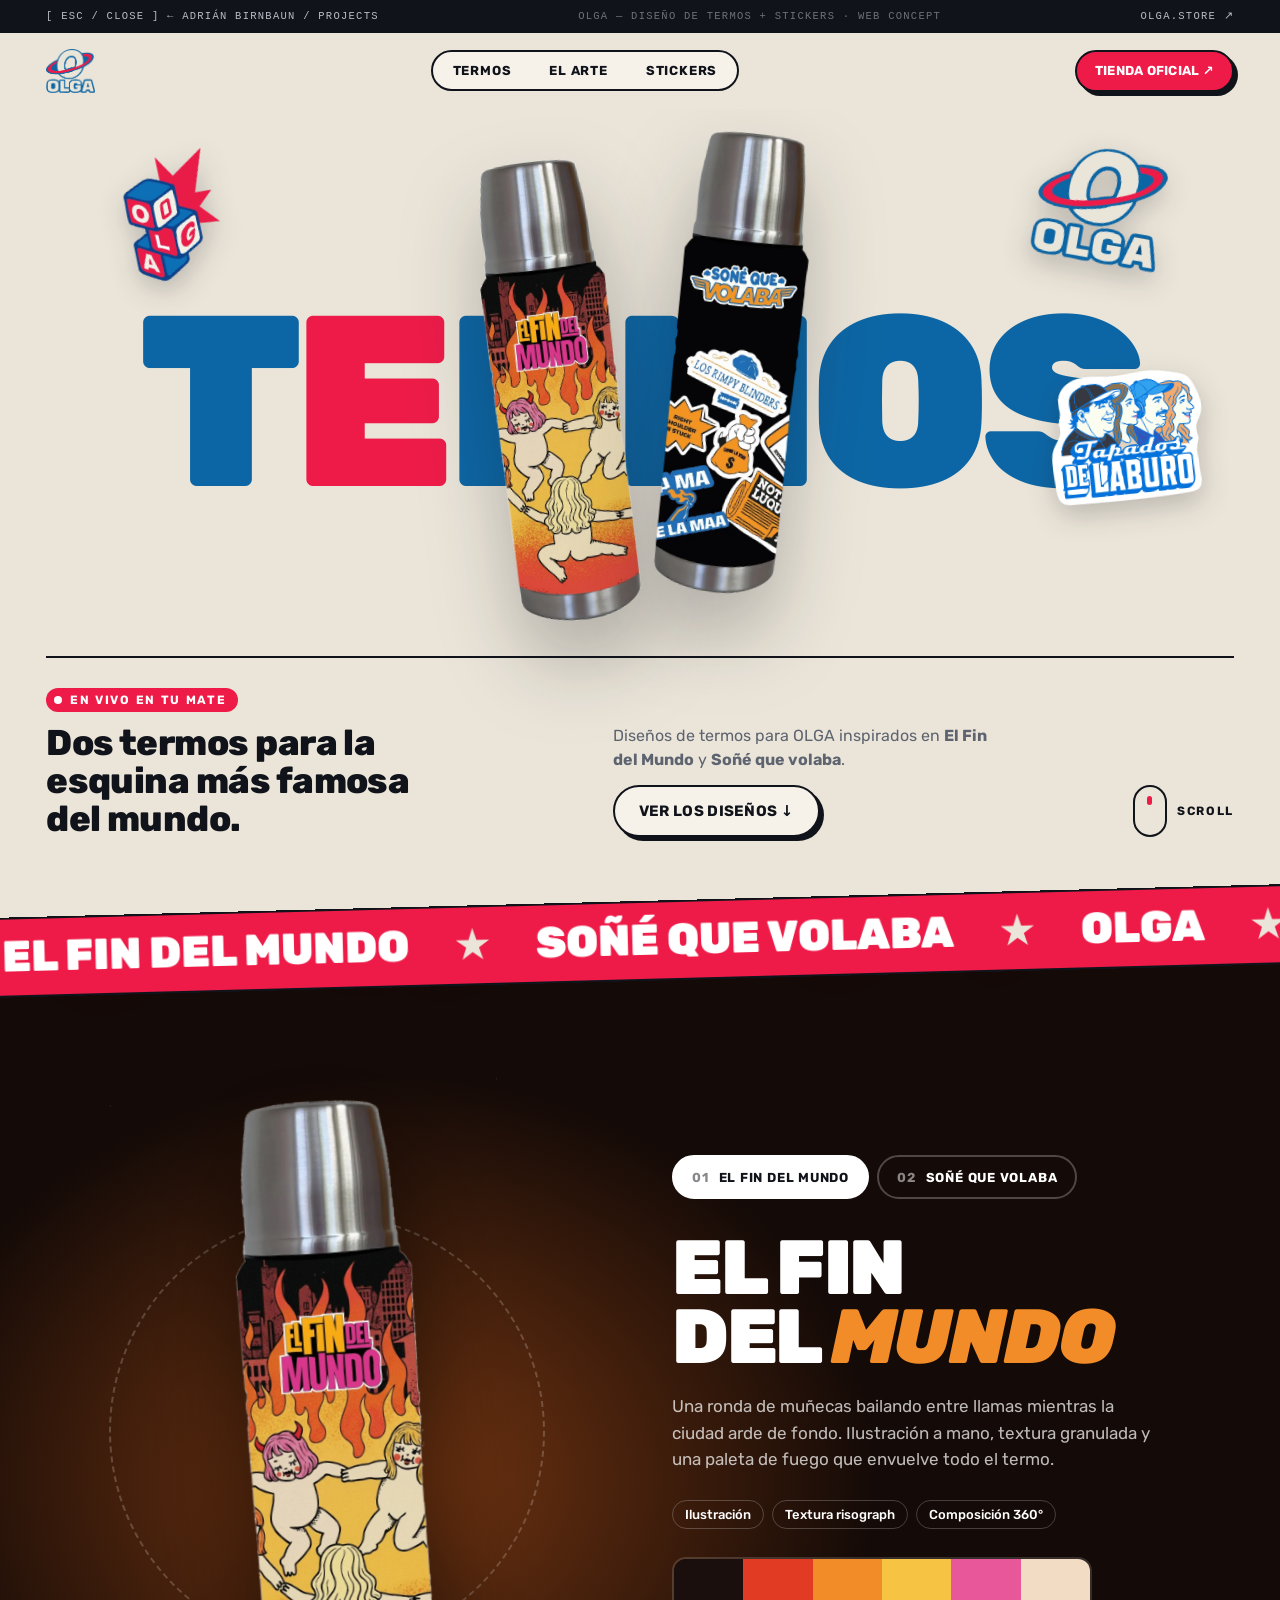
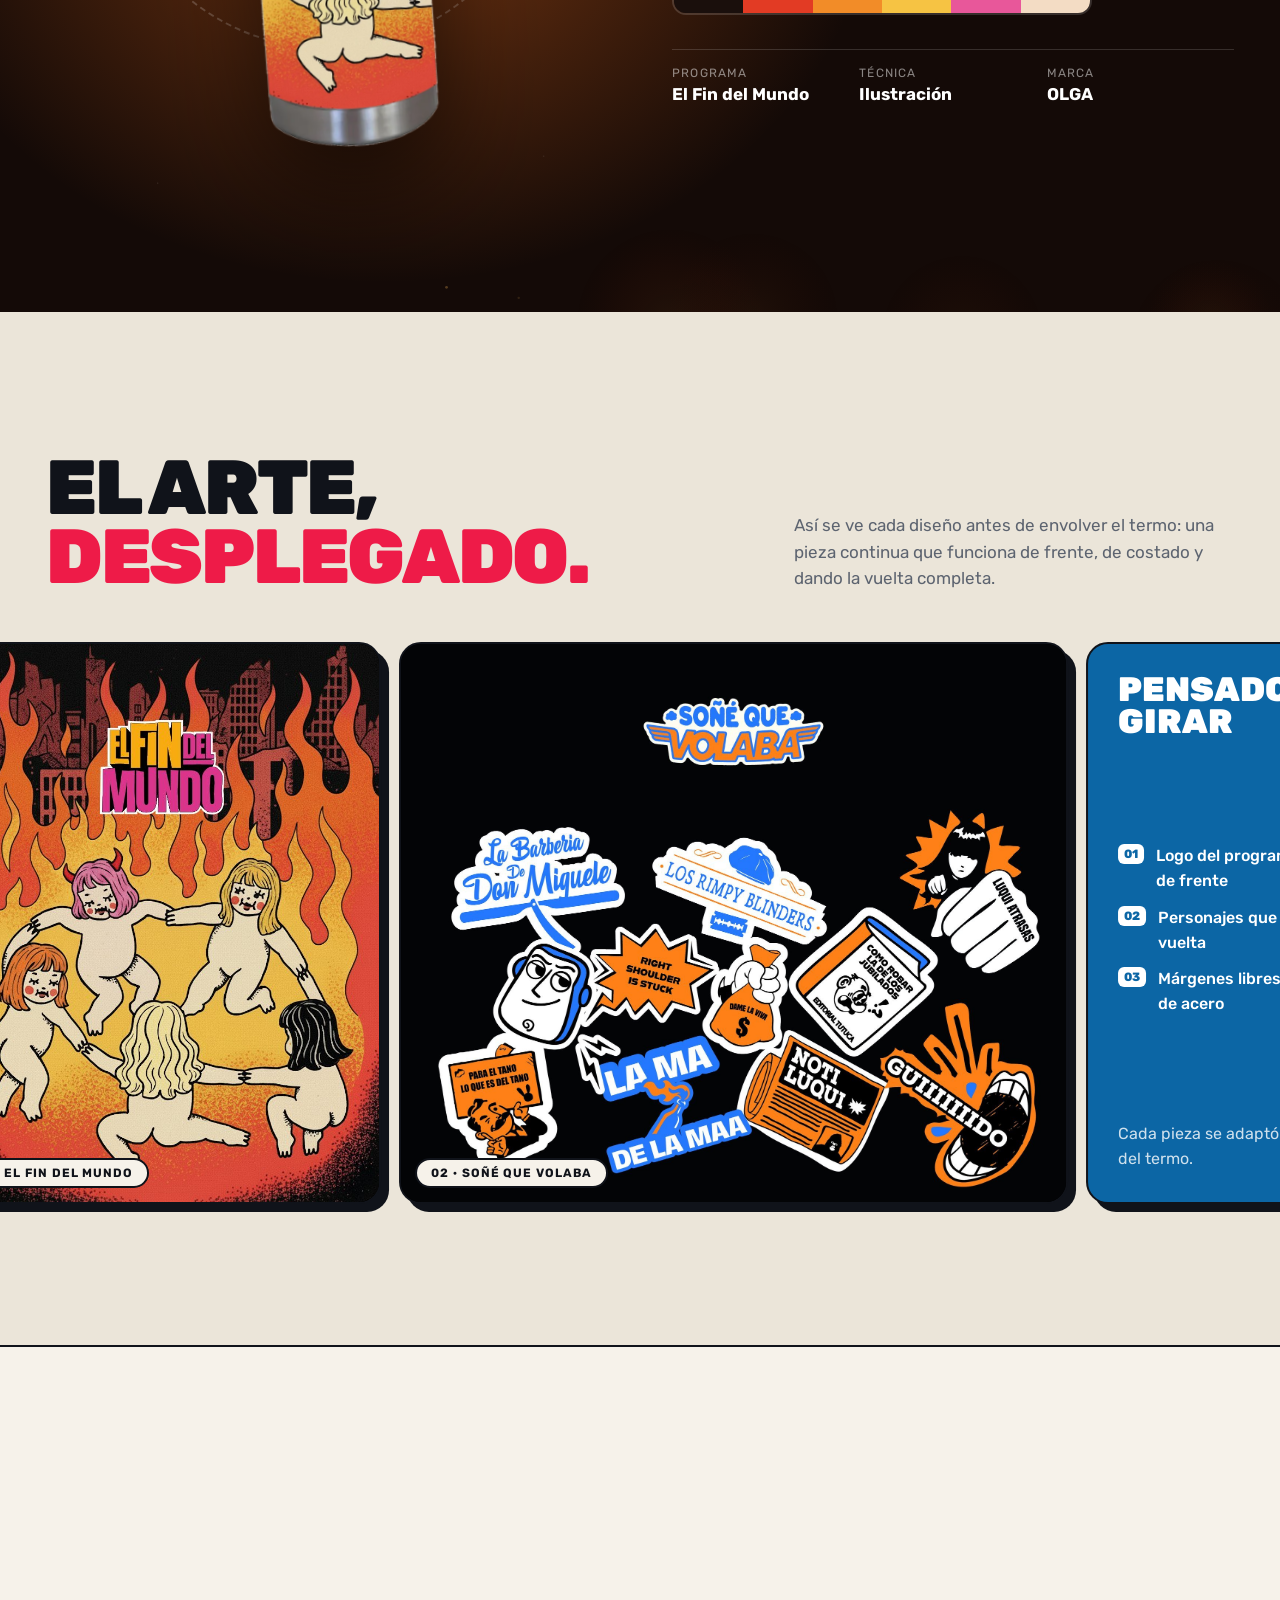
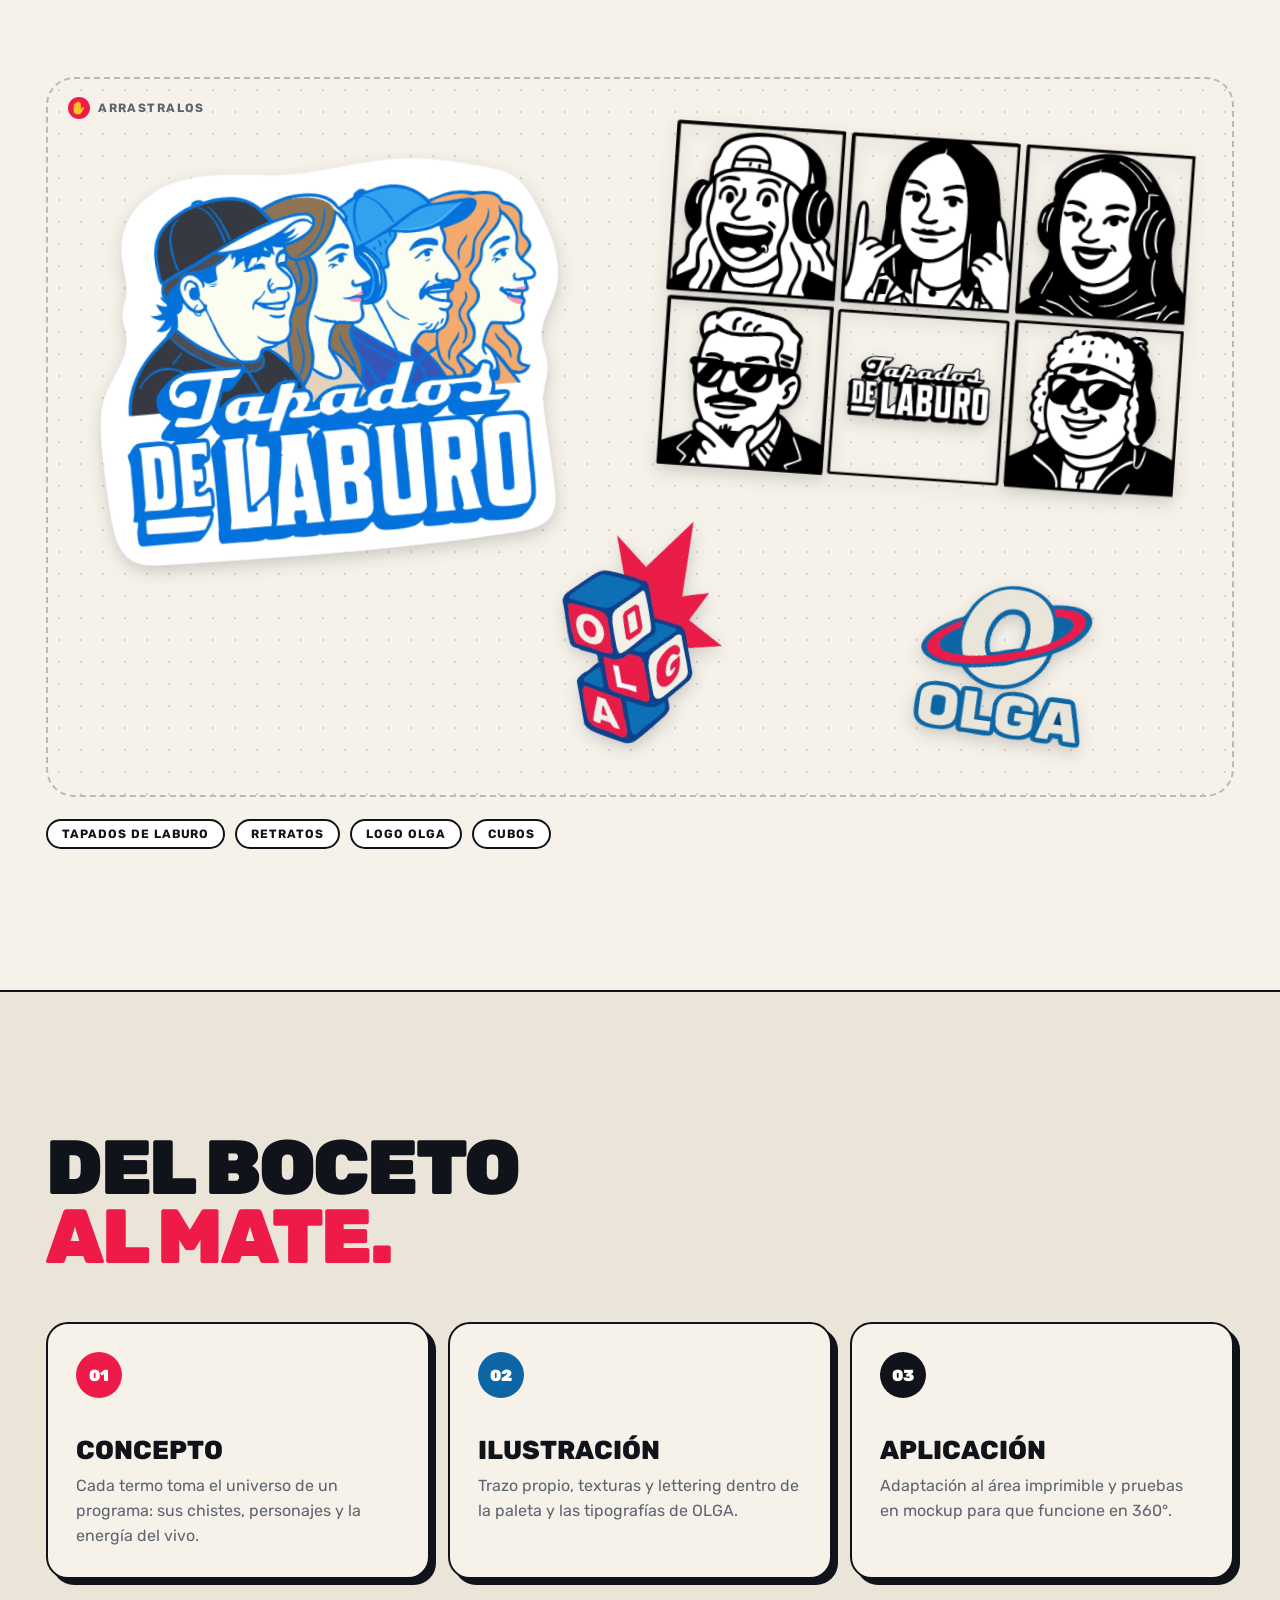
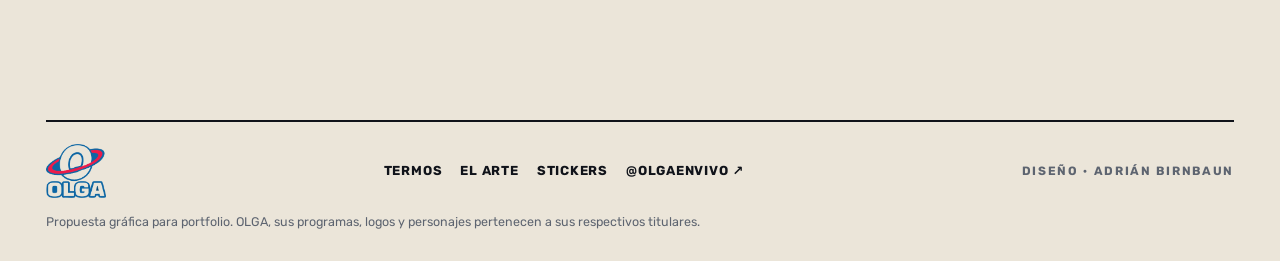
<file: assets/OLGA/site/index.html>
<!DOCTYPE html>
<html lang="es">
<head>
<meta charset="UTF-8">
<meta name="viewport" content="width=device-width, initial-scale=1, viewport-fit=cover">
<title>OLGA — Termos y stickers · Adrián Birnbaun</title>
<meta name="description" content="Diseños de termos y stickers ilustrativos para OLGA: El Fin del Mundo y Soñé que volaba. Propuesta gráfica de Adrián Birnbaun.">
<meta name="theme-color" content="#ebe5d9">
<link rel="icon" href="img/logo-olga.png">
<link rel="preconnect" href="https://fonts.googleapis.com">
<link rel="preconnect" href="https://fonts.gstatic.com" crossorigin>
<link href="https://fonts.googleapis.com/css2?family=Rubik:ital,wght@0,400;0,500;0,700;0,800;0,900;1,800&display=swap" rel="stylesheet">
<style>
:root{
  --crema:#ebe5d9; --crema-2:#f6f2ea; --azul:#0c66a5; --azul-d:#064a7e; --rojo:#ee1b48; --tinta:#10131a; --gris:#5d6470;
  --fuego:#f28c28; --noche:#0b0d12;
  --f:"Rubik", system-ui, sans-serif;
  --pad:clamp(18px,3.6vw,52px); --max:1360px;
  --ease:cubic-bezier(.22,.8,.2,1); --spring:cubic-bezier(.34,1.56,.64,1);
}
*{box-sizing:border-box;margin:0;padding:0}
html{scroll-behavior:smooth;scroll-padding-top:80px}
html,body{overflow-x:clip}
body{background:var(--crema);color:var(--tinta);font:400 16px/1.55 var(--f);-webkit-font-smoothing:antialiased;overflow-x:hidden}
a{color:inherit;text-decoration:none}
button{font:inherit;color:inherit;background:none;border:0;cursor:pointer}
img{display:block;max-width:100%}
:focus-visible{outline:3px solid var(--rojo);outline-offset:3px;border-radius:8px}
.wrap{max-width:var(--max);margin:0 auto;padding:0 var(--pad)}
.k{font:700 12px/1 var(--f);letter-spacing:.14em;text-transform:uppercase}

/* portfolio frame */
.pf{background:var(--tinta);color:#b9bdc6;display:flex;justify-content:space-between;gap:16px;padding:9px var(--pad);font:400 10.5px/1.4 ui-monospace,monospace;letter-spacing:.12em;text-transform:uppercase}
.pf a:hover{color:#fff}.pf span{opacity:.55}

/* buttons */
.btn{display:inline-flex;align-items:center;gap:10px;height:52px;padding:0 24px;border-radius:999px;font:700 15px var(--f);letter-spacing:.02em;text-transform:uppercase;border:2px solid var(--tinta);box-shadow:4px 4px 0 var(--tinta);transition:transform .2s var(--ease),box-shadow .2s var(--ease),background .2s}
.btn:hover{transform:translate(-2px,-2px);box-shadow:6px 6px 0 var(--tinta)}
.btn:active{transform:translate(3px,3px);box-shadow:1px 1px 0 var(--tinta)}
.btn-rojo{background:var(--rojo);color:#fff}
.btn-crema{background:var(--crema-2)}
.btn-azul{background:var(--azul);color:#fff}

/* nav */
.nav{position:sticky;top:0;z-index:40;transition:background .3s,box-shadow .3s}
.nav.scrolled{background:rgba(235,229,217,.9);backdrop-filter:blur(10px);box-shadow:0 1px 0 rgba(16,19,26,.1)}
.nav .wrap{height:76px;display:flex;align-items:center;justify-content:space-between;gap:20px}
.logo{display:flex;align-items:center;gap:10px}
.logo img{height:44px;width:auto;transition:transform .5s var(--spring)}
.logo:hover img{transform:rotate(-10deg) scale(1.06)}
.logo span{font:800 13px var(--f);letter-spacing:.12em;color:var(--azul)}
.links{display:flex;gap:6px;list-style:none;background:var(--crema-2);border:2px solid var(--tinta);border-radius:999px;padding:4px}
.links a{display:block;padding:7px 16px;border-radius:999px;font:700 13px var(--f);letter-spacing:.06em;text-transform:uppercase;transition:.2s}
.links a:hover{background:var(--tinta);color:#fff}
.nav .btn{height:42px;padding:0 18px;font-size:13px}

/* hero */
.hero{position:relative;padding:clamp(16px,2vw,28px) 0 clamp(40px,5vw,70px);overflow:hidden}
.hero .wrap{position:relative;width:100%}
.bigword{position:absolute;left:50%;top:calc(min(27svh,270px) + clamp(16px,2vw,28px));transform:translate(-50%,-50%);width:100%;text-align:center;font:900 clamp(100px,min(19vw,32svh),300px)/.8 var(--f);letter-spacing:-.04em;color:var(--azul);white-space:nowrap;pointer-events:none;user-select:none}
.bigword span{display:inline-block;opacity:0;transform:translateY(40px) rotate(4deg);animation:drop .9s var(--spring) forwards}
.bigword span:nth-child(2){animation-delay:.06s;color:var(--rojo)}.bigword span:nth-child(3){animation-delay:.12s}.bigword span:nth-child(4){animation-delay:.18s}
@keyframes drop{to{opacity:1;transform:none}}
.bigword small{display:block;font:800 clamp(18px,2.4vw,34px)/1 var(--f);letter-spacing:.5em;color:var(--tinta);margin-top:.5em;opacity:0;animation:fadein 1s .6s forwards}
@keyframes fadein{to{opacity:1}}
.duo{position:relative;height:min(54svh,540px);display:flex;justify-content:center;align-items:center;gap:0}
.termo{position:relative;height:100%;width:auto;filter:drop-shadow(0 40px 40px rgba(16,19,26,.28));will-change:transform}
.termo .floaty{height:100%}
.termo img{height:100%;width:auto}
.duo .t1{transform:translate(18%,4%) rotate(-7deg);animation:rise1 1.2s .25s var(--spring) both}
.duo .t2{transform:translate(-18%,-2%) rotate(6deg);animation:rise2 1.2s .38s var(--spring) both}
@keyframes rise1{from{opacity:0;transform:translate(18%,40%) rotate(-18deg)}}
@keyframes rise2{from{opacity:0;transform:translate(-18%,40%) rotate(18deg)}}
.floaty{animation:float 6s ease-in-out infinite}
.floaty.b{animation-duration:7s;animation-delay:-2s}
@keyframes float{50%{translate:0 -14px}}
.stk{position:absolute;z-index:2;filter:drop-shadow(0 10px 14px rgba(16,19,26,.22));animation:pop .8s var(--spring) both}
@keyframes pop{from{opacity:0;scale:.3}}
.stk.s1{width:clamp(70px,7vw,104px);left:10%;top:3%;rotate:-12deg;animation-delay:.9s}
.stk.s2{width:clamp(100px,10vw,160px);right:9%;top:2%;rotate:10deg;animation-delay:1s}
.stk.s3{width:clamp(120px,12vw,180px);right:6%;top:34%;bottom:auto;rotate:-6deg;animation-delay:1.1s}
.stk img{animation:float 5s ease-in-out infinite}
.hero-copy{position:relative;z-index:3;margin-top:clamp(20px,3vw,36px);padding-top:clamp(20px,2.4vw,30px);border-top:2px solid var(--tinta);display:grid;grid-template-columns:1.1fr 1fr auto;gap:clamp(20px,4vw,60px);align-items:end;opacity:0;animation:fadein 1s .9s forwards}
.hero-copy .col{display:flex;flex-direction:column;align-items:flex-start;gap:12px}
.hero-copy h1{font:800 clamp(26px,2.8vw,40px)/1.05 var(--f);letter-spacing:-.015em;max-width:16ch}
.hero-copy p{color:var(--gris);font-size:16px;max-width:38ch}
.tag{display:inline-flex;align-items:center;gap:8px;background:var(--rojo);color:#fff;border-radius:999px;padding:6px 12px 6px 8px}
.tag i{width:8px;height:8px;border-radius:50%;background:#fff;animation:blink 1.4s infinite}
@keyframes blink{50%{opacity:.2}}
.scroll{display:flex;align-items:center;gap:10px;opacity:0;animation:fadein 1s 1.2s forwards}
.scroll b{width:34px;height:52px;border:2px solid var(--tinta);border-radius:20px;position:relative}
.scroll b::after{content:"";position:absolute;left:50%;top:9px;width:5px;height:9px;margin-left:-2.5px;border-radius:3px;background:var(--rojo);animation:wheel 1.6s var(--ease) infinite}
@keyframes wheel{to{transform:translateY(16px);opacity:0}}

/* to top */
.totop{position:fixed;right:20px;bottom:20px;z-index:50;width:54px;height:54px;border-radius:50%;background:var(--rojo);color:#fff;border:2px solid var(--tinta);box-shadow:4px 4px 0 var(--tinta);display:grid;place-items:center;font:800 20px var(--f);opacity:0;transform:translateY(16px) scale(.8);pointer-events:none;transition:opacity .3s,transform .4s var(--spring),box-shadow .2s}
.totop:focus{outline:none}
.totop:focus-visible{outline:2px solid var(--tinta);outline-offset:4px}
.totop svg{transition:transform .3s var(--spring)}
.totop:hover svg{transform:translateY(-3px)}
.totop.show{opacity:1;transform:none;pointer-events:auto}
.totop:hover{transform:translate(-2px,-2px);box-shadow:6px 6px 0 var(--tinta)}
.totop:active{transform:translate(3px,3px);box-shadow:1px 1px 0 var(--tinta)}

/* marquee */
.mq{background:var(--rojo);color:#fff;border-top:2px solid var(--tinta);border-bottom:2px solid var(--tinta);overflow:hidden;transform:rotate(-1.5deg);margin:0 -20px;position:relative;z-index:5}
.mq .t{display:flex;width:max-content;animation:mq 30s linear infinite}
.mq span{font:900 clamp(26px,3.4vw,48px)/1 var(--f);text-transform:uppercase;padding:16px 22px;white-space:nowrap;display:flex;align-items:center;gap:44px}
.mq span::after{content:"★";color:var(--crema)}
@keyframes mq{to{transform:translateX(-50%)}}

/* product */
.prod{position:relative;color:#fff;padding:clamp(90px,11vw,160px) 0;margin-top:-30px;overflow:hidden;background:var(--noche);transition:background .8s var(--ease)}
.prod::before{content:"";position:absolute;inset:0;opacity:1;transition:opacity .8s,background .8s;background:radial-gradient(55% 60% at 30% 55%,var(--glow),transparent 70%)}
.prod[data-v="fdm"]{--glow:rgba(242,110,30,.45);background:#140a07}
.prod[data-v="sqv"]{--glow:rgba(12,102,165,.55);background:#060d18}
.fx{position:absolute;inset:0;width:100%;height:100%;z-index:0;pointer-events:none}
.prod .wrap{position:relative;z-index:1;display:grid;grid-template-columns:1fr 1fr;gap:clamp(30px,5vw,80px);align-items:center}
.stagep{position:relative;height:min(76svh,680px);display:grid;place-items:center}
.stagep .ring{position:absolute;width:min(34vw,470px);aspect-ratio:1;border-radius:50%;border:2px dashed rgba(255,255,255,.2);animation:spin 40s linear infinite}
.stagep .ring::after{content:"";position:absolute;top:-7px;left:50%;width:12px;height:12px;border-radius:50%;background:var(--acc,#f28c28)}
@keyframes spin{to{transform:rotate(360deg)}}
.stagep .tp{position:absolute;height:100%;filter:drop-shadow(0 40px 50px rgba(0,0,0,.6));transition:opacity .6s var(--ease),transform .8s var(--spring)}
.stagep .tp img{height:100%;width:auto}
.stagep .tp.off{opacity:0;transform:translateY(40px) rotate(12deg) scale(.9);pointer-events:none}
.stagep .tp.on{opacity:1;transform:rotate(-4deg)}
.tabs{display:inline-flex;gap:8px;margin-bottom:34px;flex-wrap:wrap}
.tabs button{height:44px;padding:0 18px;border-radius:999px;border:2px solid rgba(255,255,255,.25);font:700 13px var(--f);letter-spacing:.06em;text-transform:uppercase;display:flex;align-items:center;gap:10px;transition:.25s}
.tabs button span{opacity:.5}
.tabs button:hover{border-color:#fff}
.tabs button[aria-selected="true"]{background:#fff;color:var(--tinta);border-color:#fff}
.panel h2{font:900 clamp(46px,6vw,96px)/.9 var(--f);letter-spacing:-.03em;text-transform:uppercase}
.panel h2 em{font-style:italic;color:var(--acc)}
.panel p{color:rgba(255,255,255,.72);font-size:17px;max-width:44ch;margin:22px 0 28px}
.panel[hidden]{display:none}
.panel.show > *{animation:pin .6s var(--ease) both}
.panel.show > *:nth-child(2){animation-delay:.05s}.panel.show > *:nth-child(3){animation-delay:.1s}.panel.show > *:nth-child(4){animation-delay:.15s}.panel.show > *:nth-child(5){animation-delay:.2s}
@keyframes pin{from{opacity:0;transform:translateY(16px)}}
.chips{display:flex;flex-wrap:wrap;gap:8px;margin-bottom:28px}
.chips span{font:500 13px var(--f);border:1px solid rgba(255,255,255,.22);border-radius:999px;padding:6px 12px}
.pal{display:flex;gap:0;margin-bottom:34px;border-radius:14px;overflow:hidden;border:2px solid rgba(255,255,255,.15);max-width:420px}
.pal i{flex:1;height:54px;position:relative;transition:flex .4s var(--ease)}
.pal i:hover{flex:2.2}
.pal i::after{content:attr(data-h);position:absolute;left:8px;bottom:6px;font:500 10px ui-monospace,monospace;color:rgba(255,255,255,.9);mix-blend-mode:difference;opacity:0;transition:.3s}
.pal i:hover::after{opacity:1}
.specs{display:grid;grid-template-columns:repeat(3,1fr);border-top:1px solid rgba(255,255,255,.15)}
.specs div{padding:14px 12px 0 0}
.specs small{display:block;color:rgba(255,255,255,.5);font-size:12px;text-transform:uppercase;letter-spacing:.1em}
.specs b{font:700 17px var(--f)}

/* art unrolled */
.arte{padding:clamp(90px,11vw,150px) 0;overflow:hidden}
.shead{display:flex;justify-content:space-between;align-items:end;gap:30px;flex-wrap:wrap;margin-bottom:clamp(36px,4vw,56px)}
.h2{font:900 clamp(44px,6vw,92px)/.9 var(--f);letter-spacing:-.03em;text-transform:uppercase}
.h2 .r{color:var(--rojo)}.h2 .b{color:var(--azul)}
.shead p{max-width:40ch;color:var(--gris);font-size:17px}
.strip{display:flex;gap:18px;padding:0 var(--pad);will-change:transform}
.frame{flex:none;border:2px solid var(--tinta);border-radius:22px;overflow:hidden;background:#000;box-shadow:8px 8px 0 var(--tinta);position:relative}
.frame img{height:min(62svh,560px);width:auto;transition:transform 1.2s var(--ease)}
.frame:hover img{transform:scale(1.04)}
.frame figcaption{position:absolute;left:14px;bottom:14px;background:var(--crema-2);border:2px solid var(--tinta);border-radius:999px;padding:6px 14px;font:700 12px var(--f);letter-spacing:.08em;text-transform:uppercase}
.frame.note{background:var(--azul);color:#fff;width:min(380px,80vw);padding:30px;display:flex;flex-direction:column;justify-content:space-between}
.frame.note h3{font:900 34px/.95 var(--f);text-transform:uppercase}
.frame.note p{color:rgba(255,255,255,.8)}
.frame.note ol{list-style:none;counter-reset:n;display:grid;gap:12px}
.frame.note li{counter-increment:n;display:flex;gap:12px;font-weight:500}
.frame.note li::before{content:counter(n,decimal-leading-zero);font:800 12px var(--f);background:#fff;color:var(--azul);border-radius:6px;padding:3px 6px;height:fit-content}

/* stickers */
.stickers{background:var(--crema-2);border-top:2px solid var(--tinta);border-bottom:2px solid var(--tinta);padding:clamp(90px,11vw,150px) 0;position:relative;overflow:hidden}
.board{position:relative;height:clamp(520px,58vw,720px);border:2px dashed rgba(16,19,26,.25);border-radius:28px;background-image:radial-gradient(rgba(16,19,26,.14) 1.2px,transparent 1.2px);background-size:22px 22px;overflow:hidden}
.board .hint{position:absolute;left:20px;top:18px;display:flex;align-items:center;gap:8px;color:var(--gris);font:700 12px var(--f);letter-spacing:.12em;text-transform:uppercase}
.board .hint i{width:22px;height:22px;border-radius:50%;background:var(--rojo);display:grid;place-items:center;color:#fff;font-style:normal;font-size:12px}
.sk{position:absolute;touch-action:none;cursor:grab;user-select:none;-webkit-user-drag:none;transition:filter .25s,scale .35s var(--spring);filter:drop-shadow(0 6px 8px rgba(16,19,26,.18))}
.sk img{pointer-events:none;width:100%}
.sk:hover{scale:1.04;filter:drop-shadow(0 16px 18px rgba(16,19,26,.25))}
.sk.drag{cursor:grabbing;scale:1.08;filter:drop-shadow(0 26px 26px rgba(16,19,26,.3));z-index:10}
.sk.a{width:min(40%,470px);left:4%;top:12%;rotate:-5deg}
.sk.b{width:min(44%,520px);right:4%;top:8%;rotate:4deg}
.sk.c{width:min(15%,150px);left:44%;bottom:8%;rotate:-10deg}
.sk.d{width:min(17%,170px);right:12%;bottom:8%;rotate:8deg}
.sk.e{width:min(13%,120px);left:10%;bottom:10%;rotate:12deg}
.sk-cap{display:flex;gap:10px;flex-wrap:wrap;margin-top:22px}
.sk-cap span{border:2px solid var(--tinta);border-radius:999px;padding:6px 14px;font:700 12px var(--f);letter-spacing:.08em;text-transform:uppercase;background:#fff}

/* process */
.proc{padding:clamp(90px,11vw,150px) 0}
.pgrid{display:grid;grid-template-columns:repeat(3,1fr);gap:18px}
.pc{border:2px solid var(--tinta);border-radius:22px;padding:28px;background:var(--crema-2);box-shadow:6px 6px 0 var(--tinta);transition:transform .3s var(--ease),box-shadow .3s var(--ease)}
.pc:hover{transform:translate(-3px,-3px);box-shadow:9px 9px 0 var(--tinta)}
.pc .n{display:inline-grid;place-items:center;width:46px;height:46px;border-radius:50%;font:900 16px var(--f);color:#fff;margin-bottom:40px}
.pc:nth-child(1) .n{background:var(--rojo)}.pc:nth-child(2) .n{background:var(--azul)}.pc:nth-child(3) .n{background:var(--tinta)}
.pc h3{font:800 26px/1 var(--f);text-transform:uppercase;margin-bottom:10px}
.pc p{color:var(--gris)}
footer{padding:0 0 30px}
.fb{display:flex;justify-content:space-between;align-items:center;flex-wrap:wrap;gap:16px;border-top:2px solid var(--tinta);padding-top:22px}
.fb img{height:54px}
.fb nav{display:flex;gap:18px;font:700 13px var(--f);letter-spacing:.06em;text-transform:uppercase}
.fb nav a:hover{color:var(--rojo)}
.disc{font-size:12.5px;color:var(--gris);margin-top:14px;max-width:90ch}

.rv{opacity:0;transform:translateY(26px);transition:opacity .9s var(--ease),transform .9s var(--ease)}
.rv.in{opacity:1;transform:none}
.d1{transition-delay:.08s}.d2{transition-delay:.16s}

@media (prefers-reduced-motion:reduce){*,*::before,*::after{animation:none!important;transition:none!important}.rv{opacity:1;transform:none}.bigword span,.bigword small,.hero-copy,.scroll{opacity:1}}

@media (max-width:980px){
  .links{display:none}
  .prod .wrap{grid-template-columns:1fr}
  .stagep{height:56svh}
  .pgrid{grid-template-columns:1fr}
  .duo{height:56svh}
  .bigword{top:28svh}
  .duo{height:56svh}
  .hero-copy{grid-template-columns:1fr}
  .scroll{display:none}
  .sk.a{width:62%;left:3%;top:10%}.sk.b{width:66%;right:3%;top:44%}
  .sk.c{width:24%;left:6%;bottom:4%}.sk.d{width:26%;right:6%;bottom:auto;top:6%}.sk.e{display:none}
}
@media (max-width:600px){
  .pf span{display:none}
  .nav .btn{display:none}
  .stk.s3,.stk.s2{display:none}
  .bigword{font-size:30vw}
  .specs{grid-template-columns:1fr 1fr}
}

/* ── Mobile ── */
@media (max-width:600px){
  .pf{font-size:9.5px;padding:8px 16px}
  .pf a:first-child{white-space:nowrap;overflow:hidden;text-overflow:ellipsis;max-width:70%}
  .nav .wrap{height:64px}
  .logo img{height:38px}
  .nav .btn{display:inline-flex;height:38px;padding:0 14px;font-size:11.5px;box-shadow:3px 3px 0 var(--tinta)}
  .hero{padding-top:8px}
  .bigword{font-size:21.5vw!important;top:26svh;letter-spacing:-.05em}
  .duo{height:50svh}
  .stk.s1{width:62px;left:2%;top:2%}
  .hero-copy{margin-top:18px;padding-top:18px;gap:14px}
  .hero-copy h1{font-size:28px}
  .hero-copy p{font-size:15px}
  .hero-copy .btn{width:100%;justify-content:center}
  .mq span{font-size:24px;padding:12px 16px;gap:28px}
  .prod{padding:70px 0 80px}
  .stagep{height:46svh}
  .stagep .ring{width:78vw}
  .tabs{display:grid;grid-template-columns:1fr 1fr;width:100%;gap:6px;margin-bottom:24px}
  .tabs button{height:44px;padding:0 10px;font-size:11px;justify-content:center;gap:6px}
  .panel h2{font-size:clamp(42px,13vw,56px)}
  .panel p{font-size:15.5px;margin:16px 0 20px}
  .pal{max-width:none}
  .pal i{height:44px}
  .specs{grid-template-columns:repeat(3,1fr)}
  .specs b{font-size:14px}
  .arte,.stickers,.proc{padding:70px 0}
  .h2{font-size:clamp(38px,11.5vw,52px)}
  .shead{gap:14px}
  .shead p{font-size:15.5px}
  /* arte: carrusel con swipe nativo */
  .strip{transform:none!important;overflow-x:auto;scroll-snap-type:x mandatory;padding:4px 16px 18px;scrollbar-width:none;-webkit-overflow-scrolling:touch}
  .strip::-webkit-scrollbar{display:none}
  .frame{scroll-snap-align:center;box-shadow:5px 5px 0 var(--tinta)}
  .frame img{height:auto;width:82vw;max-width:none}
  .frame.note{width:82vw}
  .board{height:500px}
  .board .hint{font-size:10.5px}
  .sk.a{width:64%;left:3%;top:9%}
  .sk.b{width:74%;right:3%;top:44%}
  .sk.c{width:22%;left:5%;bottom:3%}
  .sk.d{width:24%;right:5%;top:5%;bottom:auto}
  .pc{padding:22px;box-shadow:4px 4px 0 var(--tinta)}
  .pc .n{margin-bottom:18px;width:40px;height:40px;font-size:14px}
  .pc h3{font-size:22px}
  .pgrid{gap:14px}
  .fb{flex-direction:column;align-items:flex-start;gap:18px}
  .fb nav{flex-wrap:wrap;gap:10px 18px}
  .totop{right:14px;bottom:14px;width:48px;height:48px}
}

.swipe{display:none}
@media (max-width:600px){
  .swipe{display:inline-flex;width:fit-content;align-items:center;gap:8px;font:500 11px ui-monospace,monospace;letter-spacing:.14em;text-transform:uppercase;color:var(--tinta);opacity:.6;transition:opacity .4s}
  .swipe.gone{opacity:0}
  .swipe span{display:inline-block;animation:swiper 1.8s var(--ease,ease-in-out) infinite}
  @keyframes swiper{0%,100%{transform:translateX(0)}50%{transform:translateX(7px)}}
}
@media (max-width:360px){.nav .btn{display:none}}
</style>
</head>
<body>

<div class="pf">
  <a href="../../../projects.html" onclick="event.preventDefault();abBack('../../../projects.html')">[ ESC / CLOSE ] ← Adrián Birnbaun / Projects</a>
  <span>OLGA — Diseño de termos + stickers · Web concept</span>
  <a href="https://olga.store/" target="_blank" rel="noopener">olga.store ↗</a>
</div>

<header class="nav" id="nav">
  <div class="wrap">
    <a class="logo" href="#top" aria-label="OLGA, inicio"><img src="img/logo-olga.webp" alt="OLGA" width="49" height="44"></a>
    <ul class="links">
      <li><a href="#termos">Termos</a></li>
      <li><a href="#arte">El arte</a></li>
      <li><a href="#stickers">Stickers</a></li>
    </ul>
    <a class="btn btn-rojo" href="https://olga.store/" target="_blank" rel="noopener">Tienda oficial ↗</a>
  </div>
</header>

<main id="top">
<!-- HERO -->
<section class="hero">
  <div class="wrap">
    <div class="bigword" aria-hidden="true"><span>T</span><span>E</span><span>R</span><span>M</span><span>O</span><span>S</span></div>
    <div class="duo" id="duo">
      <div class="termo t1"><div class="floaty" data-depth="18"><img src="img/termo-fdm.webp" alt="Termo OLGA con diseño El Fin del Mundo" width="900" height="1576" fetchpriority="high"></div></div>
      <div class="termo t2"><div class="floaty b" data-depth="-14"><img src="img/termo-sqv.webp?v=2" alt="Termo OLGA con diseño Soñé que volaba" width="900" height="1576"></div></div>
    </div>
    <div class="stk s1" aria-hidden="true"><img src="img/sticker-cubos.webp" alt=""></div>
    <div class="stk s2" aria-hidden="true"><img src="img/logo-olga.webp" alt="" style="animation-delay:-1.5s"></div>
    <div class="stk s3" aria-hidden="true"><img src="img/sticker-tapados.webp" alt="" style="animation-delay:-3s"></div>
    <div class="hero-copy">
      <div class="col"><span class="tag k"><i></i>En vivo en tu mate</span><h1>Dos termos para la esquina más famosa del mundo.</h1></div>
      <div class="col"><p>Diseños de termos para OLGA inspirados en <b>El Fin del Mundo</b> y <b>Soñé que volaba</b>.</p><a class="btn btn-crema" href="#termos">Ver los diseños ↓</a></div>
      <div class="scroll k" aria-hidden="true"><b></b>Scroll</div>
    </div>
  </div>
</section>

<div class="mq" aria-hidden="true"><div class="t" id="mq"><span>El Fin del Mundo</span><span>Soñé que volaba</span><span>OLGA</span><span>La esquina más famosa del mundo</span><span>Mate en vivo</span></div></div>

<!-- PRODUCT -->
<section class="prod" id="termos" data-v="fdm">
  <canvas class="fx" id="fx" aria-hidden="true"></canvas>
  <div class="wrap">
    <div class="stagep" aria-hidden="true">
      <div class="ring"></div>
      <div class="tp on" data-p="fdm"><img src="img/termo-fdm.webp" alt="" loading="lazy"></div>
      <div class="tp off" data-p="sqv"><img src="img/termo-sqv.webp?v=2" alt="" loading="lazy"></div>
    </div>
    <div>
      <div class="tabs" role="tablist" aria-label="Diseños de termo">
        <button role="tab" aria-selected="true" aria-controls="p-fdm" id="t-fdm" data-v="fdm"><span>01</span>El Fin del Mundo</button>
        <button role="tab" aria-selected="false" aria-controls="p-sqv" id="t-sqv" data-v="sqv" tabindex="-1"><span>02</span>Soñé que volaba</button>
      </div>
      <div class="panel show" role="tabpanel" id="p-fdm" aria-labelledby="t-fdm" style="--acc:#f28c28">
        <h2>El Fin<br>del <em>Mundo</em></h2>
        <p>Una ronda de muñecas bailando entre llamas mientras la ciudad arde de fondo. Ilustración a mano, textura granulada y una paleta de fuego que envuelve todo el termo.</p>
        <div class="chips"><span>Ilustración</span><span>Textura risograph</span><span>Composición 360°</span></div>
        <div class="pal"><i style="background:#1a0f0c" data-h="#1A0F0C"></i><i style="background:#e23b24" data-h="#E23B24"></i><i style="background:#f28c28" data-h="#F28C28"></i><i style="background:#f6c343" data-h="#F6C343"></i><i style="background:#e8579a" data-h="#E8579A"></i><i style="background:#f3dcc4" data-h="#F3DCC4"></i></div>
        <div class="specs"><div><small>Programa</small><b>El Fin del Mundo</b></div><div><small>Técnica</small><b>Ilustración</b></div><div><small>Marca</small><b>OLGA</b></div></div>
      </div>
      <div class="panel" role="tabpanel" id="p-sqv" aria-labelledby="t-sqv" style="--acc:#3b8fe0" hidden>
        <h2>Soñé que<br><em>volaba</em></h2>
        <p>Un collage de stickers con los chistes internos del programa: Los Rimpy Blinders, Noti Luqui, “la ma de la maa” y compañía, sobre fondo negro para que cada pieza salte.</p>
        <div class="chips"><span>Sticker bomb</span><span>Lettering</span><span>Chistes internos</span></div>
        <div class="pal"><i style="background:#0b0b0d" data-h="#0B0B0D"></i><i style="background:#1f6fd1" data-h="#1F6FD1"></i><i style="background:#3b8fe0" data-h="#3B8FE0"></i><i style="background:#f47b20" data-h="#F47B20"></i><i style="background:#ee1b48" data-h="#EE1B48"></i><i style="background:#f4f1ea" data-h="#F4F1EA"></i></div>
        <div class="specs"><div><small>Programa</small><b>Soñé que volaba</b></div><div><small>Técnica</small><b>Collage</b></div><div><small>Marca</small><b>OLGA</b></div></div>
      </div>
    </div>
  </div>
</section>

<!-- ART -->
<section class="arte" id="arte">
  <div class="wrap shead">
    <h2 class="h2 rv">El arte,<br><span class="r">desplegado.</span></h2>
    <p class="rv d1">Así se ve cada diseño antes de envolver el termo: una pieza continua que funciona de frente, de costado y dando la vuelta completa.</p>
    <p class="swipe rv d1" id="swipeHint">Deslizá para ver los dos diseños <span aria-hidden="true">→</span></p>
  </div>
  <div class="strip" id="strip">
    <figure class="frame rv"><img src="img/arte-fdm.jpg" alt="Arte completo del termo El Fin del Mundo" loading="lazy" width="796" height="1024"><figcaption>01 · El Fin del Mundo</figcaption></figure>
    <figure class="frame rv d1"><img src="img/arte-sqv.jpg" alt="Arte completo del termo Soñé que volaba" loading="lazy" width="1800" height="1511"><figcaption>02 · Soñé que volaba</figcaption></figure>
    <div class="frame note rv d2">
      <h3>Pensado para girar</h3>
      <ol><li>Logo del programa siempre visible de frente</li><li>Personajes que continúan al dar la vuelta</li><li>Márgenes libres para tapa y base de acero</li></ol>
      <p>Cada pieza se adaptó al área imprimible del termo.</p>
    </div>
  </div>
</section>

<!-- STICKERS -->
<section class="stickers" id="stickers">
  <div class="wrap">
    <div class="shead">
      <h2 class="h2 rv">Stickers<br><span class="b">ilustrativos.</span></h2>
      <p class="rv d1">Retratos y piezas para los programas del canal, con el mismo trazo grueso y la paleta azul, rojo y crema de OLGA.</p>
    </div>
    <div class="board rv" id="board">
      <span class="hint"><i>✋</i>Arrastralos</span>
      <div class="sk a"><img src="img/sticker-tapados.webp" alt="Sticker Tapados de Laburo con los conductores ilustrados" loading="lazy"></div>
      <div class="sk b"><img src="img/sticker-retratos.webp" alt="Planilla de stickers con retratos ilustrados de Tapados de Laburo" loading="lazy"></div>
      <div class="sk c"><img src="img/sticker-cubos.webp" alt="Sticker de cubos con las letras OLGA" loading="lazy"></div>
      <div class="sk d"><img src="img/logo-olga.webp" alt="Sticker del logo OLGA con anillo" loading="lazy"></div>
    </div>
    <div class="sk-cap rv"><span>Tapados de Laburo</span><span>Retratos</span><span>Logo OLGA</span><span>Cubos</span></div>
  </div>
</section>

<!-- PROCESS -->
<section class="proc">
  <div class="wrap">
    <div class="shead"><h2 class="h2 rv">Del boceto<br><span class="r">al mate.</span></h2></div>
    <div class="pgrid">
      <article class="pc rv"><span class="n">01</span><h3>Concepto</h3><p>Cada termo toma el universo de un programa: sus chistes, personajes y la energía del vivo.</p></article>
      <article class="pc rv d1"><span class="n">02</span><h3>Ilustración</h3><p>Trazo propio, texturas y lettering dentro de la paleta y las tipografías de OLGA.</p></article>
      <article class="pc rv d2"><span class="n">03</span><h3>Aplicación</h3><p>Adaptación al área imprimible y pruebas en mockup para que funcione en 360°.</p></article>
    </div>
  </div>
</section>

</main>

<footer>
  <div class="wrap">
    <div class="fb">
      <img src="img/logo-olga.webp" alt="OLGA" width="60" height="54">
      <nav><a href="#termos">Termos</a><a href="#arte">El arte</a><a href="#stickers">Stickers</a><a href="https://www.instagram.com/olgaenvivo/" target="_blank" rel="noopener">@olgaenvivo ↗</a></nav>
      <span class="k" style="color:var(--gris)">Diseño · Adrián Birnbaun</span>
    </div>
    <p class="disc">Propuesta gráfica para portfolio. OLGA, sus programas, logos y personajes pertenecen a sus respectivos titulares.</p>
  </div>
</footer>

<a class="totop" id="totop" href="#top" aria-label="Volver arriba"><svg width="22" height="22" viewBox="0 0 24 24" aria-hidden="true"><path d="M12 19V6M5.5 11.5 12 5l6.5 6.5" fill="none" stroke="currentColor" stroke-width="3" stroke-linecap="round" stroke-linejoin="round"/></svg></a>

<script>
/* ESC / close = one step back inside the portfolio (fallback: projects) */
let abInSite=false;try{abInSite=sessionStorage.getItem('ab-nav')==='1'}catch(_){}
const abBack=(fallback)=>{location.href=fallback;return;
  if(history.length>1&&abInSite){let left=false;addEventListener('pagehide',()=>left=true,{once:true});history.back();setTimeout(()=>{if(!left)location.href=fallback},1500)}else location.href=fallback};
try{sessionStorage.setItem('ab-nav','1')}catch(_){}

const $=s=>document.querySelector(s),$$=s=>[...document.querySelectorAll(s)];
const reduce=matchMedia('(prefers-reduced-motion: reduce)').matches;
const nav=$('#nav');
const totop=$('#totop');
addEventListener('scroll',()=>{nav.classList.toggle('scrolled',scrollY>10);totop.classList.toggle('show',scrollY>innerHeight*.8)},{passive:true});
totop.onclick=e=>{e.preventDefault();totop.blur();scrollTo({top:0,behavior:reduce?'auto':'smooth'})};
addEventListener('keydown',e=>{if(e.key==='Escape')abBack('../../../projects.html')});

/* marquee */
const mq=$('#mq');mq.innerHTML+=mq.innerHTML;

/* hero parallax (mouse) */
if(!reduce){
  const els=$$('[data-depth]'),stk=$$('.stk');let tx=0,ty=0,x=0,y=0;
  addEventListener('pointermove',e=>{tx=e.clientX/innerWidth-.5;ty=e.clientY/innerHeight-.5},{passive:true});
  (function loop(){x+=(tx-x)*.06;y+=(ty-y)*.06;
    els.forEach(el=>{const d=+el.dataset.depth;el.style.transform=`translate(${x*d}px,${y*d}px) rotate(${x*d*.12}deg)`});
    stk.forEach((el,i)=>el.style.transform=`translate(${x*(i+1)*-10}px,${y*(i+1)*-10}px)`);
    requestAnimationFrame(loop)})();
}

/* product tabs */
const prod=$('#termos'),tabs=$$('.tabs [role=tab]');
function sel(t,focus){const v=t.dataset.v;prod.dataset.v=v;
  tabs.forEach(b=>{const on=b===t;b.setAttribute('aria-selected',on);b.tabIndex=on?0:-1;const p=document.getElementById(b.getAttribute('aria-controls'));p.hidden=!on;p.classList.toggle('show',on)});
  $$('.stagep .tp').forEach(el=>{const on=el.dataset.p===v;el.classList.toggle('on',on);el.classList.toggle('off',!on)});
  $('.stagep .ring').style.setProperty('--acc',v==='fdm'?'#f28c28':'#3b8fe0');
  if(focus)t.focus()}
tabs.forEach((t,i)=>{t.onclick=()=>{if(t.getAttribute('aria-selected')!=='true'){sel(t);burst()}};t.onkeydown=e=>{if(e.key==='ArrowRight'||e.key==='ArrowLeft'){sel(tabs[(i+1)%2],1);burst()}}});

/* section FX: fire / feathers — one subtle burst per visit */
const fx=$('#fx'),cx=fx.getContext('2d');let FW=0,FH=0,parts=[],spawnUntil=0,raf=null,kind='fdm',avoid=[];
const DPR=Math.min(devicePixelRatio||1,2);
const R=(a,b)=>a+Math.random()*(b-a);
function fsize(){const r=prod.getBoundingClientRect();FW=r.width;FH=r.height;fx.width=FW*DPR;fx.height=FH*DPR;cx.setTransform(DPR,0,0,DPR,0,0);
  // zonas a respetar: termo y columna de texto
  avoid=[$('.stagep .tp.on img'),$('.panel:not([hidden])')].filter(Boolean).map(el=>{const q=el.getBoundingClientRect();return {l:q.left-r.left-30,t:q.top-r.top-30,r:q.right-r.left+30,b:q.bottom-r.top+30}});}
fsize();addEventListener('resize',fsize);
function fade(x,y){let m=1;for(const z of avoid){if(x>z.l&&x<z.r&&y>z.t&&y<z.b)m=Math.min(m,.18)}return m}
function fadeP(x,y){let m=1;for(const z of avoid){if(x>z.l&&x<z.r&&y>z.t&&y<z.b)m=.28}return m}
function view(){const r=prod.getBoundingClientRect();return {top:Math.max(0,-r.top),bot:Math.min(FH,innerHeight-r.top)}}

/* realistic feather sprites (pre-rendered, curved + fluffy) */
function makeFeather(bend,tint){
  const W=180,H=210,c=document.createElement('canvas');c.width=W*2;c.height=H*2;const g=c.getContext('2d');g.scale(2,2);
  const x0=W/2,y0=H-18,x2=W/2+bend*10,y2=16,x1=W/2+bend*70,y1=H*.5;
  const P=t=>({x:(1-t)**2*x0+2*(1-t)*t*x1+t*t*x2,y:(1-t)**2*y0+2*(1-t)*t*y1+t*t*y2});
  const D=t=>{const dx=2*(1-t)*(x1-x0)+2*t*(x2-x1),dy=2*(1-t)*(y1-y0)+2*t*(y2-y1),l=Math.hypot(dx,dy);return{x:dx/l,y:dy/l}};
  g.lineCap='round';g.shadowColor=`rgba(${tint},.55)`;g.shadowBlur=3;
  for(let i=0;i<700;i++){
    const t=Math.random()*.97,p=P(t),d=D(t),side=Math.random()<.5?-1:1;
    const nx=-d.y*side,ny=d.x*side;
    const env=Math.sin(Math.PI*Math.min(1,(t+.04)/1.0))**.55;
    const fluffy=t<.28;
    const len=(fluffy?R(18,40):R(26,50))*env*(side===(bend>0?1:-1)?.8:1.05);
    const back=fluffy?R(-.2,.5):R(.45,.8); // barbas inclinadas hacia la punta
    const ex=p.x+nx*len+d.x*len*back,ey=p.y+ny*len+d.y*len*back;
    const mx=p.x+nx*len*.55+d.x*len*(back*.2)+(fluffy?R(-5,5):0),my=p.y+ny*len*.55+d.y*len*(back*.2)+(fluffy?R(-5,5):0);
    const shade=side===(bend>0?1:-1)?.75:1;
    g.strokeStyle=`rgba(${tint},${(fluffy?R(.12,.3):R(.22,.45))*shade})`;g.lineWidth=fluffy?R(.4,.8):R(.5,.9);
    g.beginPath();g.moveTo(p.x,p.y);g.quadraticCurveTo(mx,my,ex,ey);g.stroke();
  }
  g.shadowBlur=0;
  for(let i=0;i<40;i++){const t=i/40,p=P(t),q=P(t+1/40);g.strokeStyle=`rgba(${tint},${.9-t*.4})`;g.lineWidth=1.8-t*1.3;g.beginPath();g.moveTo(p.x,p.y);g.lineTo(q.x,q.y);g.stroke()}
  const st=P(0);g.strokeStyle=`rgba(${tint},.8)`;g.lineWidth=1.6;g.beginPath();g.moveTo(st.x,st.y);g.lineTo(st.x-bend*2,st.y+12);g.stroke();
  return c;
}
let sprites=null;
function spawnFire(){const v=view();
  if(Math.random()<.55)parts.push({t:'f',x:R(0,FW),y:v.bot+R(10,60),vx:R(-.2,.2),vy:R(-1.8,-.9),r:R(50,120),life:0,max:R(110,170),w:R(0,6.28)});
  if(Math.random()<.18)parts.push({t:'e',x:R(0,FW),y:v.bot,vx:R(-.5,.5),vy:R(-2.2,-1),r:R(.8,1.8),life:0,max:R(140,220),w:R(0,6.28)});
}
function spawnFeather(){
  sprites=sprites||[-.9,-.5,-.2,.2,.5,.9,-.7,.7].map((bd,i)=>makeFeather(bd,i%3===2?'226,236,248':'255,255,255'));
  const v=view();
  parts.push({t:'p',img:sprites[Math.floor(R(0,sprites.length))],cx0:R(20,FW-20),y:v.top-R(40,110),
    s:R(.38,.7)*(FW<700?.7:1),ph:R(0,6.28),sp:R(.014,.026),amp:R(26,60)*(FW<700?.6:1),fall:R(.55,1.05),flip:R(0,6.28),fs:R(.006,.018),life:0,max:900,a:R(.7,.95),bot:v.bot});
}
function tick(now){
  cx.clearRect(0,0,FW,FH);
  if(now<spawnUntil){kind==='fdm'?spawnFire():(Math.random()<(FW<700?.05:.09)&&spawnFeather())}
  cx.globalCompositeOperation=kind==='fdm'?'lighter':'source-over';
  parts=parts.filter(p=>++p.life<p.max);
  for(const p of parts){
    const k=p.life/p.max;
    if(p.t==='f'){
      p.w+=.03;p.x+=p.vx+Math.sin(p.w)*.4;p.y+=p.vy;const r=p.r*(1-k*.5);
      const a=Math.sin(Math.PI*k)*.11*fade(p.x,p.y);
      const g=cx.createRadialGradient(p.x,p.y,0,p.x,p.y,r);
      g.addColorStop(0,`rgba(255,${Math.round(170-k*90)},60,${a})`);g.addColorStop(.6,`rgba(220,70,20,${a*.45})`);g.addColorStop(1,'rgba(160,20,0,0)');
      cx.fillStyle=g;cx.beginPath();cx.arc(p.x,p.y,r,0,6.28);cx.fill();
    }else if(p.t==='e'){
      p.w+=.05;p.x+=p.vx+Math.sin(p.w*2)*.4;p.y+=p.vy;cx.fillStyle=`rgba(255,${Math.round(200-k*100)},90,${Math.sin(Math.PI*k)*.6*fade(p.x,p.y)})`;cx.beginPath();cx.arc(p.x,p.y,p.r,0,6.28);cx.fill();
    }else{
      // caída pendular: más lenta en los extremos, gira según la dirección
      p.ph+=p.sp;const sw=Math.sin(p.ph);if(p.y>p.bot+80)p.life=p.max;
      const x=p.cx0+sw*p.amp;p.y+=p.fall*(.45+.75*Math.abs(Math.cos(p.ph)));p.cx0+=.12;
      p.flip+=p.fs;
      const rot=Math.cos(p.ph)*.9+ .35;
      const a=p.a*Math.min(1,(1-k)/.15,Math.max(0,(p.bot-p.y)/160))*fadeP(x,p.y);
      const w=p.img.width/2*p.s,h=p.img.height/2*p.s;
      cx.save();cx.globalAlpha=a;cx.translate(x,p.y);cx.rotate(rot);cx.scale((.45+.55*Math.abs(Math.cos(p.flip)))*(Math.cos(p.flip)<0?-1:1),1);
      cx.drawImage(p.img,-w/2,-h*.45,w,h);cx.restore();
    }
  }
  cx.globalCompositeOperation='source-over';
  if(parts.length||now<spawnUntil)raf=requestAnimationFrame(tick);else{raf=null;cx.clearRect(0,0,FW,FH)}
}
function burst(){
  if(reduce)return;
  kind=prod.dataset.v;parts=[];fsize();
  spawnUntil=performance.now()+(kind==='fdm'?2200:3400);
  if(!raf)raf=requestAnimationFrame(tick);
}
let inView=false;
new IntersectionObserver(es=>{const v=es[0].isIntersecting;if(v&&!inView)burst();inView=v},{threshold:.35}).observe(prod);

/* art strip: horizontal drift on scroll */
const strip=$('#strip');
if(!reduce)addEventListener('scroll',()=>{if(innerWidth<=600)return;const r=strip.getBoundingClientRect();if(r.bottom<0||r.top>innerHeight)return;
  const p=(innerHeight-r.top)/(innerHeight+r.height);const max=Math.max(0,strip.scrollWidth-innerWidth+40);strip.style.transform=`translateX(${-p*max}px)`},{passive:true});

/* draggable stickers */
const board=$('#board');
$$('.sk').forEach(el=>{
  let sx,sy,ox=0,oy=0,z=5;
  el.style.translate='0 0';
  el.addEventListener('pointerdown',e=>{e.preventDefault();el.setPointerCapture(e.pointerId);el.classList.add('drag');sx=e.clientX-ox;sy=e.clientY-oy;el.style.zIndex=++window.__z||(window.__z=20)});
  el.addEventListener('pointermove',e=>{if(!el.classList.contains('drag'))return;ox=e.clientX-sx;oy=e.clientY-sy;el.style.translate=`${ox}px ${oy}px`});
  const up=()=>el.classList.remove('drag');
  el.addEventListener('pointerup',up);el.addEventListener('pointercancel',up);
});

/* reveal */
const io=new IntersectionObserver(es=>es.forEach(x=>{if(x.isIntersecting){x.target.classList.add('in');io.unobserve(x.target)}}),{threshold:.12});
$$('.rv').forEach(el=>io.observe(el));

// Pista de swipe en el carrusel del arte (mobile)
(()=>{const st=document.getElementById('strip'),h=document.getElementById('swipeHint');if(!st||!h)return;
  st.addEventListener('scroll',()=>{if(st.scrollLeft>24)h.classList.add('gone')},{passive:true});})();
</script>
</body>
</html>
</file>
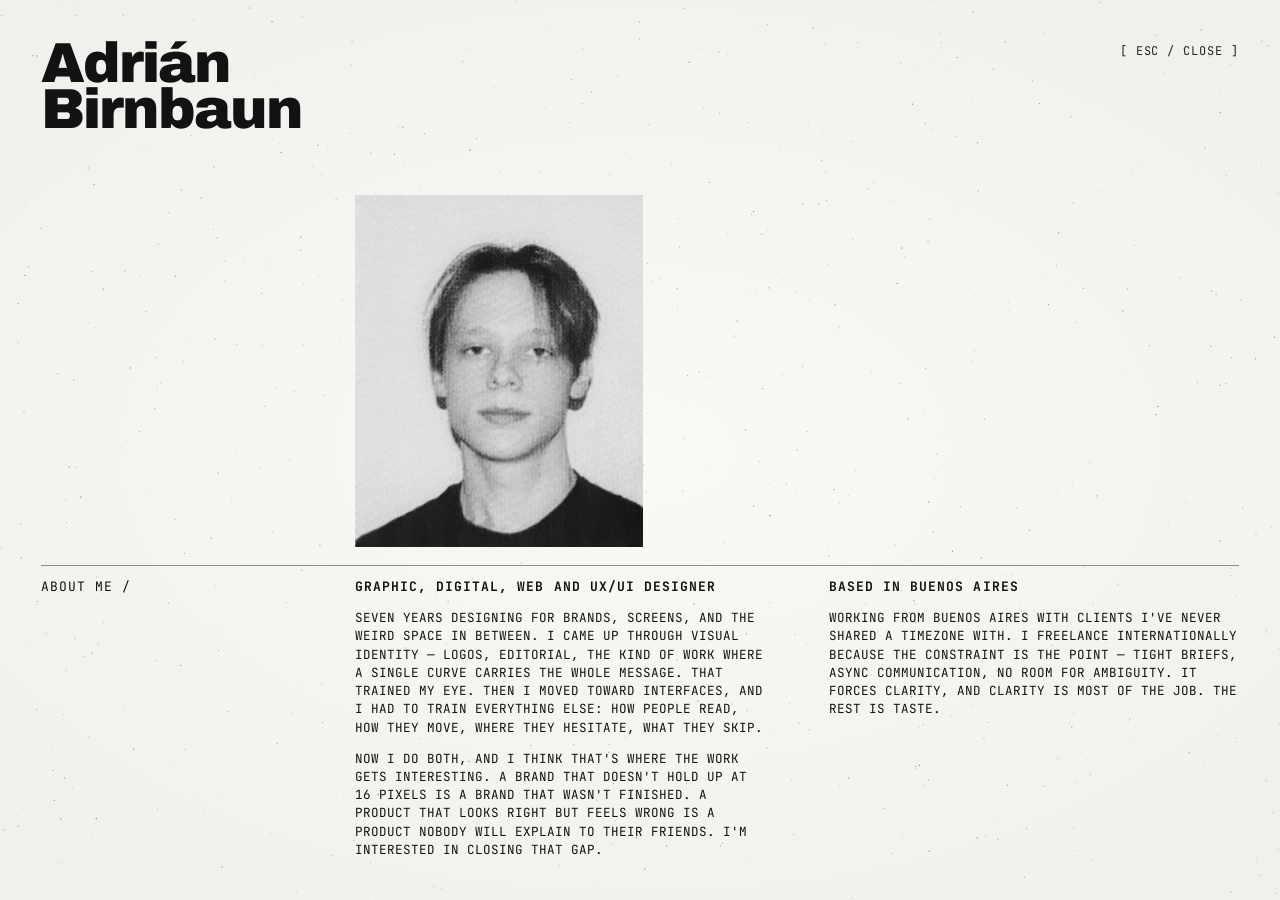
<file: about.html>
<!doctype html>
<html lang="en">
<head>
  <meta charset="utf-8">
  <meta name="viewport" content="width=device-width, initial-scale=1, viewport-fit=cover">
  <title>About me — Adrián Birnbaun</title>
  <meta name="description" content="About Adrián Birnbaun, graphic, digital, web and UX/UI designer based in Buenos Aires.">
  <meta name="theme-color" content="#f1f0ec">
  <link rel="icon" href="assets/favicon/favicon.ico" sizes="any">
  <link rel="icon" type="image/png" sizes="32x32" href="assets/favicon/icon-32.png">
  <link rel="icon" type="image/png" sizes="192x192" href="assets/favicon/icon-192.png">
  <link rel="apple-touch-icon" href="assets/favicon/icon-180.png">

  <link rel="preconnect" href="https://fonts.googleapis.com">
  <link rel="preconnect" href="https://fonts.gstatic.com" crossorigin>
  <link rel="stylesheet" href="https://fonts.googleapis.com/css2?family=Archivo:wght@900&family=JetBrains+Mono:wght@400&display=swap">

  <link rel="stylesheet" href="css/style.css?v=20261112">
</head>

<body class="about-page page">
  <header class="site-header page-header about-header">
    <h1 class="page-title about-name">Adrián<br>Birnbaun</h1>
    <a class="page-close about-close" href="index.html" aria-label="Close about page and return to home">[ ESC / CLOSE ]</a>
  </header>

  <main class="page-main about-main" id="main">
    <section class="about-hero" aria-label="Portrait">
      <figure class="about-portrait">
        <img src="assets/fotoportraitadrianbirbaun.png" alt="Portrait of Adrián Birnbaun">
      </figure>
    </section>

    <section class="about-content" aria-label="About Adrián Birnbaun">
      <p class="about-section-label">About me /</p>

      <div class="about-column">
        <p class="about-label">Graphic, digital, web and UX/UI designer</p>
        <p>Seven years designing for brands, screens, and the weird space in between. I came up through visual identity — logos, editorial, the kind of work where a single curve carries the whole message. That trained my eye. Then I moved toward interfaces, and I had to train everything else: how people read, how they move, where they hesitate, what they skip.</p>
        <p>Now I do both, and I think that's where the work gets interesting. A brand that doesn't hold up at 16 pixels is a brand that wasn't finished. A product that looks right but feels wrong is a product nobody will explain to their friends. I'm interested in closing that gap.</p>
      </div>

      <div class="about-column">
        <p class="about-label">Based in Buenos Aires</p>
        <p>Working from Buenos Aires with clients I've never shared a timezone with. I freelance internationally because the constraint is the point — tight briefs, async communication, no room for ambiguity. It forces clarity, and clarity is most of the job. The rest is taste.</p>
      </div>
    </section>
  </main>

  <canvas class="grain" aria-hidden="true"></canvas>

  <script src="js/main.js?v=20261112" defer></script>
</body>
</html>
</file>
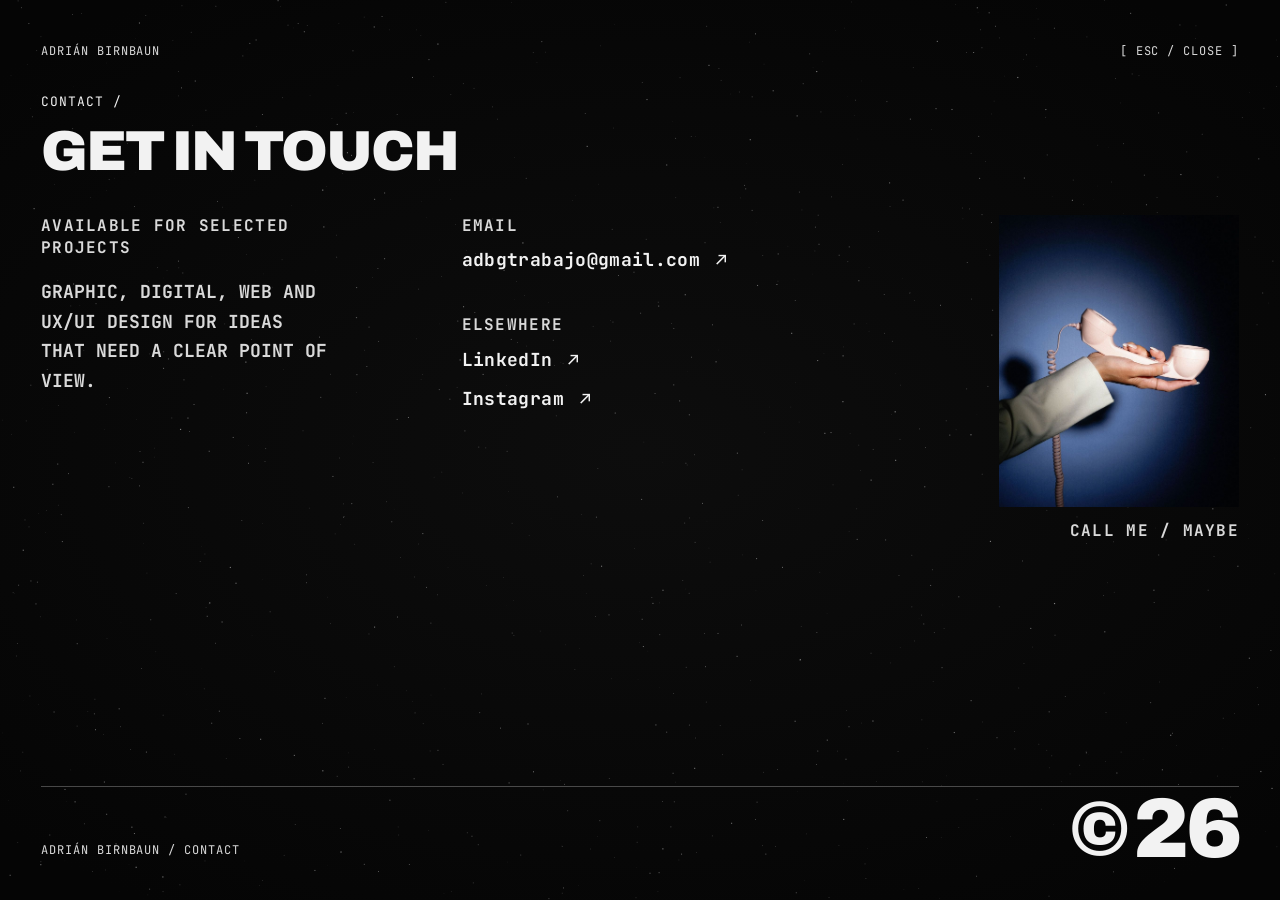
<file: contact.html>
<!doctype html>
<html lang="en">
<head>
  <meta charset="utf-8">
  <meta name="viewport" content="width=device-width, initial-scale=1, viewport-fit=cover">
  <title>Contact — Adrián Birnbaun</title>
  <meta name="description" content="Contact Adrián Birnbaun, graphic, digital, web and UX/UI designer based in Buenos Aires.">
  <meta name="theme-color" content="#050505">
  <link rel="icon" href="assets/favicon/favicon.ico" sizes="any">
  <link rel="icon" type="image/png" sizes="32x32" href="assets/favicon/icon-32.png">
  <link rel="icon" type="image/png" sizes="192x192" href="assets/favicon/icon-192.png">
  <link rel="apple-touch-icon" href="assets/favicon/icon-180.png">

  <link rel="preconnect" href="https://fonts.googleapis.com">
  <link rel="preconnect" href="https://fonts.gstatic.com" crossorigin>
  <link rel="stylesheet" href="https://fonts.googleapis.com/css2?family=Archivo:wght@900&family=JetBrains+Mono:wght@400&display=swap">

  <link rel="stylesheet" href="css/style.css?v=20261112">
</head>

<body class="contact-page page">
  <header class="site-header page-header contact-header">
    <span class="site-name">Adrián Birnbaun</span>
    <a class="page-close contact-close" href="index.html" aria-label="Close contact page and return to home">[ ESC / CLOSE ]</a>
  </header>

  <main class="page-main contact-main" id="main">
    <section class="contact-intro" aria-labelledby="contact-title">
      <p class="contact-kicker">Contact /</p>
      <h1 id="contact-title">Get in touch</h1>
    </section>

    <section class="contact-grid" aria-label="Contact details">
      <div class="contact-copy">
        <p class="contact-label">Available for selected projects</p>
        <p class="contact-description">Graphic, digital, web and UX/UI design for ideas that need a clear point of view.</p>
      </div>

      <div class="contact-details">
        <div class="contact-detail">
          <p class="contact-label">Email</p>
          <a class="contact-link contact-link--email" href="mailto:adbgtrabajo@gmail.com">adbgtrabajo@gmail.com <span aria-hidden="true">↗</span></a>
        </div>

        <div class="contact-detail">
          <p class="contact-label">Elsewhere</p>
          <a class="contact-link" href="https://www.linkedin.com/in/adri%C3%A1n-birnbaun-4425608b/" target="_blank" rel="noopener">LinkedIn <span aria-hidden="true">↗</span></a>
          <a class="contact-link" href="https://www.instagram.com/bias.corner/" target="_blank" rel="noopener">Instagram <span aria-hidden="true">↗</span></a>
        </div>
      </div>

      <figure class="contact-image">
        <img class="contact-image__photo" src="assets/contact-phone.jpg" alt="A hand holding a pink retro telephone handset against a blue backdrop" width="1024" height="1536" loading="lazy">
        <figcaption>Call me / maybe</figcaption>
      </figure>
    </section>

    <footer class="contact-footer">
      <p class="contact-footer__links"><span>Adrián Birnbaun</span> / Contact</p>
      <p class="contact-mark" aria-label="Copyright 2026">© <span>26</span></p>
    </footer>
  </main>

  <canvas class="grain" aria-hidden="true"></canvas>

  <script src="js/main.js?v=20261112" defer></script>
</body>
</html>
</file>
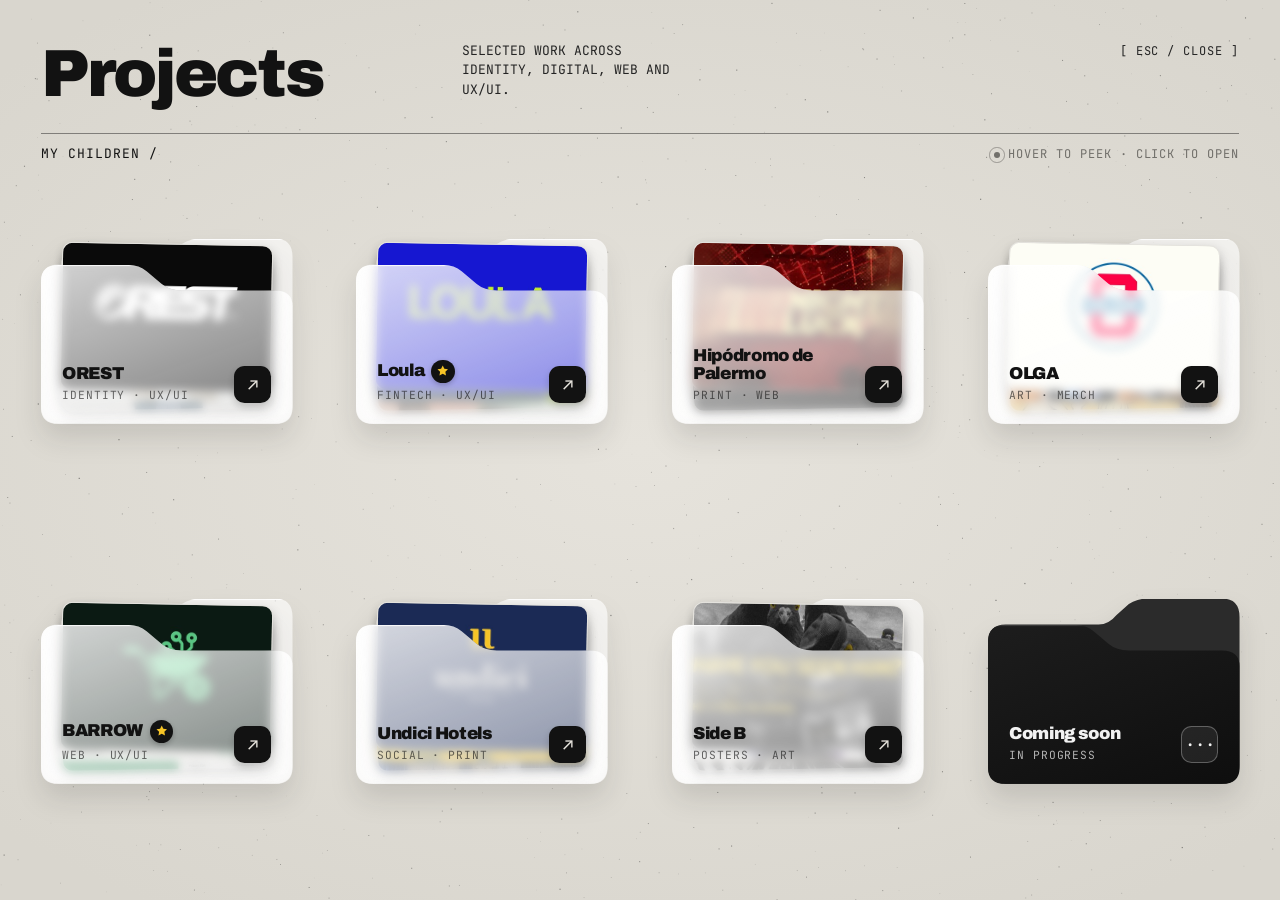
<file: projects.html>
<!doctype html>
<html lang="en">
<head>
  <meta charset="utf-8">
  <meta name="viewport" content="width=device-width, initial-scale=1, viewport-fit=cover">
  <title>Projects — Adrián Birnbaun</title>
  <meta name="description" content="Selected projects by Adrián Birnbaun, graphic, digital, web and UX/UI designer.">
  <meta name="theme-color" content="#d9d6ce">
  <link rel="icon" href="assets/favicon/favicon.ico" sizes="any">
  <link rel="icon" type="image/png" sizes="32x32" href="assets/favicon/icon-32.png">
  <link rel="icon" type="image/png" sizes="192x192" href="assets/favicon/icon-192.png">
  <link rel="apple-touch-icon" href="assets/favicon/icon-180.png">

  <link rel="preconnect" href="https://fonts.googleapis.com">
  <link rel="preconnect" href="https://fonts.gstatic.com" crossorigin>
  <link rel="stylesheet" href="https://fonts.googleapis.com/css2?family=Archivo:wght@900&family=JetBrains+Mono:wght@400&display=swap">

  <link rel="stylesheet" href="css/style.css?v=20261112">
</head>

<body class="projects-page page">
  <header class="site-header page-header projects-header">
    <h1 class="page-title projects-title">Projects</h1>
    <p class="page-intro projects-intro">Selected work across identity, digital, web and UX/UI.</p>
    <a class="page-close projects-close" href="index.html" aria-label="Close projects page and return to home">[ ESC / CLOSE ]</a>
  </header>

  <main class="page-main projects-main" id="main">
    <div class="projects-head">
      <p class="projects-list__label projects-field__label">My children /</p>
      <p class="field-hint" id="fieldHint" aria-live="polite"><span class="field-hint__dot" aria-hidden="true"></span><span id="fieldHintText">Hover to peek · click to open</span></p>
    </div>

    <!-- Folders. One per project: three preview files sit inside a glass
         folder, rise and fan out on hover / focus, and the whole folder is
         the link. To add a project: copy one <li>, point href and the three
         assets/folders/<name>-1..3.jpg thumbnails (560×340). -->
    <svg class="folder-defs" width="0" height="0" aria-hidden="true" focusable="false">
      <defs>
        <clipPath id="folder-back" clipPathUnits="objectBoundingBox"><path d="M0,.24 Q0,.14 .07,.14 H.44 Q.48,.14 .51,.09 L.56,.03 Q.59,0 .64,0 H.93 Q1,0 1,.1 V.9 Q1,1 .93,1 H.07 Q0,1 0,.9 Z"/></clipPath>
        <clipPath id="folder-front" clipPathUnits="objectBoundingBox"><path d="M0,.1 Q0,0 .07,0 H.35 Q.39,0 .42,.04 L.48,.12 Q.51,.16 .56,.16 H.93 Q1,.16 1,.26 V.9 Q1,1 .93,1 H.07 Q0,1 0,.9 Z"/></clipPath>
      </defs>
    </svg>

    <ul class="folders" aria-label="Projects">
      <li class="folders__item">
        <a class="folder" href="assets/Orest/index.html" aria-label="Open OREST">
          <span class="folder__back" aria-hidden="true"></span>
          <img class="folder__file" style="--i: 0; --o: -0.5" src="assets/folders/orest-1.jpg" alt="" width="560" height="340" draggable="false">
          <img class="folder__file" style="--i: 1; --o: 0" src="assets/folders/orest-2.jpg" alt="" width="560" height="340" draggable="false">
          <img class="folder__file" style="--i: 2; --o: 0.5" src="assets/folders/orest-logo.jpg" alt="" width="560" height="340" draggable="false">
          <span class="folder__front" aria-hidden="true"></span>
          <span class="folder__meta">
            <span class="folder__text"><span class="folder__name">OREST</span><span class="folder__count">Identity · UX/UI</span></span>
            <span class="folder__action" aria-hidden="true">↗</span>
          </span>
        </a>
      </li>
      <li class="folders__item">
        <a class="folder" href="assets/Loula/site/index.html" aria-label="Open Loula — favourite project">
          <span class="folder__back" aria-hidden="true"></span>
          <img class="folder__file" style="--i: 0; --o: -0.5" src="assets/folders/loula-2.jpg" alt="" width="560" height="340" draggable="false">
          <img class="folder__file" style="--i: 1; --o: 0" src="assets/folders/loula-3.jpg" alt="" width="560" height="340" draggable="false">
          <img class="folder__file" style="--i: 2; --o: 0.5" src="assets/folders/loula-logo.jpg" alt="" width="560" height="340" draggable="false">
          <span class="folder__front" aria-hidden="true"></span>
          <span class="folder__meta">
            <span class="folder__text"><span class="folder__name">Loula<span class="folder__fav" aria-hidden="true"><svg viewBox="0 0 24 24" width="24" height="24" focusable="false"><path d="M12 2.6l2.9 5.9 6.5.9-4.7 4.6 1.1 6.5L12 17.4l-5.8 3.1 1.1-6.5L2.6 9.4l6.5-.9z" fill="currentColor"/></svg></span></span><span class="folder__count">Fintech · UX/UI</span></span>
            <span class="folder__action" aria-hidden="true">↗</span>
          </span>
        </a>
      </li>
      <li class="folders__item">
        <a class="folder" href="hipodromo.html" aria-label="Open Hipódromo de Palermo">
          <span class="folder__back" aria-hidden="true"></span>
          <img class="folder__file" style="--i: 0; --o: -0.5" src="assets/folders/hip-1.jpg" alt="" width="560" height="340" draggable="false">
          <img class="folder__file" style="--i: 1; --o: 0" src="assets/folders/hip-2.jpg" alt="" width="560" height="340" draggable="false">
          <img class="folder__file" style="--i: 2; --o: 0.5" src="assets/folders/hip-logo.jpg" alt="" width="560" height="340" draggable="false">
          <span class="folder__front" aria-hidden="true"></span>
          <span class="folder__meta">
            <span class="folder__text"><span class="folder__name">Hipódromo de Palermo</span><span class="folder__count">Print · Web</span></span>
            <span class="folder__action" aria-hidden="true">↗</span>
          </span>
        </a>
      </li>
      <li class="folders__item">
        <a class="folder" href="assets/OLGA/site/index.html" aria-label="Open OLGA">
          <span class="folder__back" aria-hidden="true"></span>
          <img class="folder__file" style="--i: 0; --o: -0.5" src="assets/folders/olga-1.jpg" alt="" width="560" height="340" draggable="false">
          <img class="folder__file" style="--i: 1; --o: 0" src="assets/folders/olga-2.jpg" alt="" width="560" height="340" draggable="false">
          <img class="folder__file" style="--i: 2; --o: 0.5" src="assets/folders/olga-logo.jpg" alt="" width="560" height="340" draggable="false">
          <span class="folder__front" aria-hidden="true"></span>
          <span class="folder__meta">
            <span class="folder__text"><span class="folder__name">OLGA</span><span class="folder__count">Art · Merch</span></span>
            <span class="folder__action" aria-hidden="true">↗</span>
          </span>
        </a>
      </li>
      <li class="folders__item">
        <a class="folder" href="assets/Barrow/index.html" aria-label="Open BARROW — favourite project">
          <span class="folder__back" aria-hidden="true"></span>
          <img class="folder__file" style="--i: 0; --o: -0.5" src="assets/folders/barrow-3.jpg" alt="" width="560" height="340" draggable="false">
          <img class="folder__file" style="--i: 1; --o: 0" src="assets/folders/barrow-2.jpg" alt="" width="560" height="340" draggable="false">
          <img class="folder__file" style="--i: 2; --o: 0.5" src="assets/folders/barrow-logo.jpg" alt="" width="560" height="340" draggable="false">
          <span class="folder__front" aria-hidden="true"></span>
          <span class="folder__meta">
            <span class="folder__text"><span class="folder__name">BARROW<span class="folder__fav" aria-hidden="true"><svg viewBox="0 0 24 24" width="24" height="24" focusable="false"><path d="M12 2.6l2.9 5.9 6.5.9-4.7 4.6 1.1 6.5L12 17.4l-5.8 3.1 1.1-6.5L2.6 9.4l6.5-.9z" fill="currentColor"/></svg></span></span><span class="folder__count">Web · UX/UI</span></span>
            <span class="folder__action" aria-hidden="true">↗</span>
          </span>
        </a>
      </li>
      <li class="folders__item">
        <a class="folder" href="undici.html" aria-label="Open Undici Hotels">
          <span class="folder__back" aria-hidden="true"></span>
          <img class="folder__file" style="--i: 0; --o: -0.5" src="assets/folders/undici-1.jpg" alt="" width="560" height="340" draggable="false">
          <img class="folder__file" style="--i: 1; --o: 0" src="assets/folders/undici-2.jpg" alt="" width="560" height="340" draggable="false">
          <img class="folder__file" style="--i: 2; --o: 0.5" src="assets/folders/undici-logo.jpg" alt="" width="560" height="340" draggable="false">
          <span class="folder__front" aria-hidden="true"></span>
          <span class="folder__meta">
            <span class="folder__text"><span class="folder__name">Undici Hotels</span><span class="folder__count">Social · Print</span></span>
            <span class="folder__action" aria-hidden="true">↗</span>
          </span>
        </a>
      </li>
      <li class="folders__item">
        <a class="folder" href="assets/Art%20gallery/index.html" aria-label="Open Side B">
          <span class="folder__back" aria-hidden="true"></span>
          <img class="folder__file" style="--i: 0; --o: -0.5" src="assets/folders/sideb-1.jpg" alt="" width="560" height="340" draggable="false">
          <img class="folder__file" style="--i: 1; --o: 0" src="assets/folders/sideb-2.jpg" alt="" width="560" height="340" draggable="false">
          <img class="folder__file" style="--i: 2; --o: 0.5" src="assets/folders/sideb-3.jpg" alt="" width="560" height="340" draggable="false">
          <span class="folder__front" aria-hidden="true"></span>
          <span class="folder__meta">
            <span class="folder__text"><span class="folder__name">Side B</span><span class="folder__count">Posters · Art</span></span>
            <span class="folder__action" aria-hidden="true">↗</span>
          </span>
        </a>
      </li>
      <li class="folders__item">
        <div class="folder folder--dark folder--empty" aria-disabled="true">
          <span class="folder__back" aria-hidden="true"></span>
          <span class="folder__front" aria-hidden="true"></span>
          <span class="folder__meta">
            <span class="folder__text"><span class="folder__name">Coming soon</span><span class="folder__count">In progress</span></span>
            <span class="folder__action folder__action--outline" aria-hidden="true">···</span>
          </span>
        </div>
      </li>
    </ul>
  </main>

  <canvas class="grain" aria-hidden="true"></canvas>

  <script src="js/main.js?v=20261112" defer></script>
</body>
</html>
</file>
<file: css/style.css>
/* ==========================================================================
  ADRIÁN BIRNBAUN — PORTFOLIO
   Homepage hero + inner pages · v2

   Sections
     1. RESET
     2. TOKENS
     3. PAGE
     4. GRAIN
     5. GRID
     6. HEADER
     7. INNER PAGES (projects / about / contact)
     8. MAIN NAVIGATION
     9. HOVER INTERACTION
    10. TICKER
    11. RESPONSIVE
    12. ACCESSIBILITY
   ========================================================================== */


/* ==========================================================================
   1. RESET
   ========================================================================== */

*,
*::before,
*::after {
  box-sizing: border-box;
  margin: 0;
  padding: 0;
}

html {
  -webkit-text-size-adjust: 100%;
  text-size-adjust: 100%;
}

ul {
  list-style: none;
}

[hidden] {
  display: none !important;
}

a {
  color: inherit;
  text-decoration: none;
}


/* ==========================================================================
   2. TOKENS
   Every visual decision lives here so the page can be re-tuned in one place.
   ========================================================================== */

:root {
  /* Colour */
  --bg-edge:    #050505;
  --bg-center:  #0d0d0d;
  --ink:        #f2f2f2;      /* large type — a hair off pure white, calmer */
  --ink-mono:   #d9d9d9;      /* small technical labels */
  --ink-ticker: #ffffff;      /* ticker is the ONE pure white on the page */
  --grain-particle-color: 242, 242, 242;

  /* Type */
  --font-display: "Archivo", "Helvetica Neue", Helvetica, Arial, system-ui, sans-serif;
  --font-mono:    "JetBrains Mono", ui-monospace, "SF Mono", Menlo, Consolas, monospace;

  --size-label:   0.75rem;                         /* 12px */
  --size-ticker:  0.75rem;                         /* 12px */
  --size-nav:     clamp(3.375rem, 9.5vw, 8.25rem); /* 54px → 132px */

  --tracking-label:  0.08em;
  --tracking-ticker: 0.06em;
  --tracking-nav:   -0.035em;

  /* Layout */
  --margin: clamp(1.25rem, 3.2vw, 2.75rem);   /* outer page margin */
  --gutter: clamp(1.25rem, 3vw, 2.5rem);      /* gap between footer links */

  /* Hover interaction */
  --word-hover-opacity: 0.13;
  --word-hover-blur:    5px;
  --ease:               cubic-bezier(0.22, 1, 0.36, 1);
  --dur-word:           420ms;
  --dur-ticker:         320ms;

  /* Ticker */
  --ticker-speed:        20s;   /* one full loop */
  --ticker-speed-hover:  14s;
  --ticker-gap:          2.75em; /* space between repeats */
  --ticker-optical-y:    -0.04em; /* nudges the line onto the cap-height centre */
}


/* ============================================================================
   3. PAGE
   ========================================================================== */

html {
  background: var(--bg-edge);
  color-scheme: dark;
}

body {
  min-height: 100svh;
  overflow-x: hidden;
  color: var(--ink);
  font-family: var(--font-mono);
  line-height: 1.4;
  -webkit-font-smoothing: antialiased;
  -moz-osx-font-smoothing: grayscale;

  background-color: var(--bg-edge);
  background-image: radial-gradient(
    ellipse 70% 60% at 50% 50%,
    var(--bg-center) 0%,
    var(--bg-edge) 100%
  );
  background-attachment: fixed;
}

::selection {
  background: var(--ink);
  color: var(--bg-edge);
}


/* ============================================================================
   4. GRAIN
   Canvas particle layer behind the interface. Motion is handled in main.js.
   ========================================================================== */

.grain {
  position: fixed;
  inset: 0;
  z-index: 0;
  display: block;
  width: 100%;
  height: 100%;
  pointer-events: none;
}

/* Home background: the field of tiny fish. Same layer as the grain, and
   dimmed so the huge nav words always win. */
.ocean {
  position: fixed;
  inset: 0;
  z-index: 0;
  display: block;
  width: 100%;
  height: 100%;
  pointer-events: none;
  opacity: 0.63;   /* 30 % down, so the nav words keep the contrast */
}

/* ============================================================================
   5. GRID
   One column, three rows. Margins come from padding, so the same value
   governs left / right / top / bottom and every breakpoint.
   ========================================================================== */

body {
  display: grid;
  grid-template-rows: auto 1fr auto;
  grid-template-areas:
    "header"
    "main";
  height: 100svh;
  padding: var(--margin);
  padding-top:    calc(var(--margin) + env(safe-area-inset-top, 0px));
  padding-bottom: calc(var(--margin) + env(safe-area-inset-bottom, 0px));
}

.site-header,
.site-main {
  position: relative;
  z-index: 1;
}

.site-header { grid-area: header; }
.site-main   { grid-area: main; }


/* ==========================================================================
   6. HEADER
   ========================================================================== */

.site-header {
  display: flex;
  justify-content: flex-start;   /* nothing on the right, on purpose */
  align-items: flex-start;
}

.site-name {
  display: inline-block;
  padding-block: 0.15em;
  font-size: var(--size-label);
  letter-spacing: var(--tracking-label);
  text-transform: uppercase;
  color: var(--ink-mono);
}

.home-header .site-name {
  font-size: 0.85rem;
}


/* ==========================================================================
   7. INNER PAGES — SHARED FRAME
   Projects, About and Contact share one frame: a three-column editorial
   grid, a header row (title / intro / close) and a main area that owns
   whatever height is left. On desktop the frame is locked to the viewport
   and every image is sized from the height that remains, so the page never
   scrolls at any common resolution (1366×768, 1440×900, 1920×1080).
   ========================================================================== */

.page {
  --page-gap: clamp(2rem, 5vw, 6rem);       /* column gap */
  --page-rule: rgba(18, 18, 18, 0.45);      /* hairline colour (light pages) */
  --page-gap-y: clamp(1.25rem, 3.5vh, 2.5rem);
  display: grid;
  grid-template-rows: auto 1fr;
  grid-template-areas: "header" "main";
  height: auto;
  min-height: 100svh;
}

.page-header {
  display: grid;
  grid-template-columns: repeat(3, minmax(0, 1fr));
  gap: var(--page-gap);
  align-items: end;
}

.page-title {
  grid-column: 1;
  margin: 0;
  color: var(--ink);
  font-family: var(--font-display);
  font-weight: 900;
  line-height: 0.82;
  letter-spacing: -0.035em;
  text-transform: none;
}

.page-intro {
  grid-column: 2;
  align-self: end;
  max-width: 26ch;
  padding-bottom: 0.15em;   /* optical: sits on the title baseline */
  color: var(--ink-mono);
  font-size: var(--size-label);
  line-height: 1.5;
  text-transform: uppercase;
}

.page-close {
  grid-column: 3;
  grid-row: 1;
  align-self: start;
  justify-self: end;
  padding-block: 0.15em;
  color: var(--ink-mono);
  font-size: var(--size-label);
  letter-spacing: var(--tracking-label);
  text-transform: uppercase;
  transition: color 300ms var(--ease);
}

.page-close:hover,
.page-close:focus-visible {
  color: var(--ink);
}

.page-main {
  position: relative;
  z-index: 1;
  grid-area: main;
  width: 100%;
  min-height: 0;
}


/* --------------------------------------------------------------------------
   7a. PROJECTS
   -------------------------------------------------------------------------- */

.projects-page {
  --bg-edge: #f1f0ec;
  --bg-center: #faf9f5;
  --ink: #121212;
  --ink-mono: #242424;
  --ink-ticker: #121212;
  --grain-particle-color: 18, 18, 18;
}

.projects-title {
  font-size: clamp(2.75rem, min(5.2vw, 11vh), 5.5rem);
}

.projects-main {
  display: flex;
  flex-direction: column;
  margin-top: var(--page-gap-y);
  border-top: 1px solid var(--page-rule);
  padding-top: 0.7rem;
}

.projects-list__label {
  color: var(--ink);
  font-size: var(--size-label);
  font-weight: 400;
  letter-spacing: var(--tracking-label);
  text-transform: uppercase;
}


/* Projects field: header row with the drag / click hint. */
.projects-head {
  display: flex;
  justify-content: space-between;
  align-items: baseline;
  gap: 1rem;
  flex-wrap: wrap;
}

.field-hint {
  display: inline-flex;
  align-items: center;
  gap: 0.5rem;
  color: var(--ink-soft, #8a8a86);
  font-family: var(--font-mono, ui-monospace, monospace);
  font-size: var(--size-label);
  letter-spacing: var(--tracking-label);
  text-transform: uppercase;
  opacity: 0;
  transform: translateY(0.25rem);
  transition: opacity 0.6s ease, transform 0.6s ease;
}

.field-hint.is-on { opacity: 0.75; transform: none; }
.field-hint.is-gone { opacity: 0; transform: translateY(-0.25rem); }

.field-hint__dot {
  position: relative;
  width: 0.4rem;
  height: 0.4rem;
  border-radius: 50%;
  background: currentColor;
  flex: none;
}

.field-hint__dot::after {
  content: "";
  position: absolute;
  inset: -0.28rem;
  border: 1px solid currentColor;
  border-radius: 50%;
  opacity: 0.6;
  animation: field-hint-pulse 2.2s ease-out infinite;
}

@keyframes field-hint-pulse {
  0%   { transform: scale(0.6); opacity: 0.7; }
  70%  { transform: scale(1.5); opacity: 0; }
  100% { opacity: 0; }
}

@media (prefers-reduced-motion: reduce) {
  .field-hint__dot::after { animation: none; }
}

/* Folders — one glass folder per project. Everything inside is drawn in
   "design pixels" (--u): the folder was designed at 190 × 208 and --u is
   how many real pixels one of those is, taken from the room its grid cell
   has. So folders scale with the viewport and always close above the
   bottom margin. */
.folder-defs { position: absolute; }

/* The glass folders are near-white, so this page sits on a slightly deeper
   paper than the rest of the site. Ink stays #121212: contrast is intact. */
.projects-page {
  --bg-edge: #d9d6ce;
  --bg-center: #e6e3dc;
}

.projects-page .field-hint {
  color: #4d4c48;
}

.folders {
  display: grid;
  grid-template-columns: repeat(4, minmax(0, 1fr));
  grid-auto-rows: minmax(0, 1fr);
  gap: 0.25rem var(--page-gap);
  flex: 1 1 auto;
  min-height: 0;
  margin-top: 0.75rem;
  list-style: none;
}

.folders__item {
  container-type: size;
  min-width: 0;
  min-height: 0;
}

.folder {
  --u: min(calc(100cqh / 208), calc(100cqw / 190), 1.45px);
  position: relative;
  display: block;
  width: calc(var(--u) * 190);
  height: calc(var(--u) * 208);
  color: var(--ink);
  filter: drop-shadow(0 calc(var(--u) * 12) calc(var(--u) * 10) rgba(18, 18, 18, 0.12));
  -webkit-tap-highlight-color: transparent;
}

.folder__back,
.folder__front {
  position: absolute;
  left: 0;
  bottom: calc(var(--u) * 20);
  width: 100%;
}

.folder__back {
  height: calc(var(--u) * 140);
  clip-path: url(#folder-back);
  background: rgba(255, 255, 255, 0.62);
  box-shadow: inset 0 1px 0 rgba(255, 255, 255, 0.9);
}

.folder__front {
  z-index: 10;
  height: calc(var(--u) * 120);
  clip-path: url(#folder-front);
  background: linear-gradient(160deg, rgba(255, 255, 255, 0.82), rgba(255, 255, 255, 0.46));
  -webkit-backdrop-filter: blur(5px);
  backdrop-filter: blur(5px);
  box-shadow: inset 0 1px 1px rgba(255, 255, 255, 0.9);
  transform-origin: bottom;
  transform: perspective(800px) rotateX(0deg);
  transition: transform 520ms cubic-bezier(0.3, 1.35, 0.45, 1);
  pointer-events: none;
}

/* The files: --i is the stacking order (0 = back), --o the fan offset
   (-0.5 … 0.5). Closed they barely peek; open they rise and spread. */
.folder__file {
  position: absolute;
  left: 8%;
  bottom: calc(var(--u) * 30);
  z-index: calc(var(--i) + 1);
  display: block;
  width: 84%;
  height: calc(var(--u) * 112);
  border: 1px solid rgba(255, 255, 255, 0.3);
  border-radius: calc(var(--u) * 8);
  object-fit: cover;
  background: #d9d7d0;
  box-shadow: 0 calc(var(--u) * 3) calc(var(--u) * 8) rgba(18, 18, 18, 0.18);
  transform: translate(0, calc(var(--u) * -7 * var(--i))) rotate(calc(var(--o) * 2deg));
  transition: transform 560ms cubic-bezier(0.3, 1.35, 0.45, 1);
  transition-delay: calc(var(--i) * 35ms);
  user-select: none;
}

.folder__meta {
  position: absolute;
  left: 0;
  bottom: calc(var(--u) * 20);
  z-index: 20;
  display: flex;
  align-items: flex-end;
  justify-content: space-between;
  gap: calc(var(--u) * 8);
  width: 100%;
  padding: 0 calc(var(--u) * 16) calc(var(--u) * 16);
  transition: transform 520ms cubic-bezier(0.3, 1.35, 0.45, 1);
}

.folder__text {
  display: flex;
  flex-direction: column;
  gap: calc(var(--u) * 4);
  min-width: 0;
}

.folder__name {
  font-family: var(--font-display);
  font-size: max(0.72rem, calc(var(--u) * 13));
  font-weight: 900;
  line-height: 1.05;
  letter-spacing: -0.02em;
}

.folder__count {
  font-size: max(0.56rem, calc(var(--u) * 8.5));
  letter-spacing: var(--tracking-label);
  line-height: 1.3;
  text-transform: uppercase;
  opacity: 0.62;
}

.folder__action {
  display: grid;
  place-items: center;
  flex: none;
  width: calc(var(--u) * 28);
  height: calc(var(--u) * 28);
  border-radius: calc(var(--u) * 8);
  background: var(--ink);
  color: var(--bg-center);
  font-size: max(0.7rem, calc(var(--u) * 13));
  line-height: 1;
  box-shadow: 0 calc(var(--u) * 3) calc(var(--u) * 6) rgba(18, 18, 18, 0.18);
  transition: transform 300ms var(--ease);
}

.folder__action--outline {
  border: 1px solid rgba(18, 18, 18, 0.14);
  background: rgba(255, 255, 255, 0.25);
  color: inherit;
  box-shadow: none;
}

/* Favourite: a small round badge right after the project name, a touch
   taller than the name itself — same ink chip as the open arrow, with a
   yellow star. */
.folder__name {
  display: flex;
  align-items: center;
  gap: 0.4em;
}

.folder__fav {
  display: grid;
  place-items: center;
  flex: none;
  width: 1.35em;
  height: 1.35em;
  border-radius: 50%;
  background: var(--ink);
  color: #f6c426;
  box-shadow: 0 0.12em 0.3em rgba(18, 18, 18, 0.25);
  transition: transform 300ms var(--ease);
}

.folder__fav svg {
  width: 58%;
  height: 58%;
}

@media (hover: hover) {
  a.folder:hover .folder__fav { transform: scale(1.1) rotate(12deg); }
}

/* Dark folder */
.folder--dark { color: #f2f2f2; }
.folder--dark .folder__back { background: rgba(18, 18, 18, 0.38); box-shadow: none; }
.folder--dark .folder__front {
  background: linear-gradient(160deg, rgba(18, 18, 18, 0.66), rgba(18, 18, 18, 0.88));
  box-shadow: inset 0 1px 1px rgba(255, 255, 255, 0.14);
}
.folder--dark .folder__action { background: #f2f2f2; color: #121212; }

/* "Coming soon" is the inverted one: solid black folder, white type. */
.folder--empty { opacity: 1; }
.folder--dark.folder--empty .folder__back { background: #2b2b2b; }
.folder--dark.folder--empty .folder__front {
  background: linear-gradient(160deg, #1d1d1d, #0e0e0e);
  -webkit-backdrop-filter: none;
  backdrop-filter: none;
}
.folder--dark .folder__count { opacity: 0.72; }
.folder--dark .folder__action--outline {
  border-color: rgba(255, 255, 255, 0.28);
  background: rgba(255, 255, 255, 0.08);
  color: #f2f2f2;
}

/* Open: hover with a mouse, or keyboard focus. */
@media (hover: hover) {
  a.folder:hover .folder__file {
    transform: translate(calc(var(--u) * 12 * var(--o)), calc(var(--u) * (-34 - 15 * var(--i)))) rotate(calc(var(--o) * 7deg));
  }
  a.folder:hover .folder__front { transform: perspective(800px) rotateX(-14deg) translateY(calc(var(--u) * 4)); }
  a.folder:hover .folder__meta { transform: translateY(calc(var(--u) * 4)); }
  a.folder:hover .folder__action { transform: translate(0.08em, -0.08em) scale(1.06); }
}

a.folder:focus-visible .folder__file {
  transform: translate(calc(var(--u) * 12 * var(--o)), calc(var(--u) * (-34 - 15 * var(--i)))) rotate(calc(var(--o) * 7deg));
}
a.folder:focus-visible .folder__front { transform: perspective(800px) rotateX(-14deg) translateY(calc(var(--u) * 4)); }
a.folder:focus-visible { outline: 1px solid var(--ink); outline-offset: 0.25rem; border-radius: 0.5rem; }

@media (prefers-reduced-motion: reduce) {
  .folder__file,
  .folder__front,
  .folder__meta { transition-duration: 1ms; transition-delay: 0s; }
}

/* The field: a loose composition, not a grid. Each piece is placed with
   --x / --y (% of the field) and sized with --s × --piece (see 7d). */
.projects-field {
  --piece: clamp(4rem, 13vh, 6.5rem);      /* size of an --s: 1 piece */
  position: relative;
  flex: 1 1 auto;
  min-height: 0;
  margin-top: 1rem;
  list-style: none;
}

.piece {
  position: absolute;
  left: var(--x);
  top: var(--y);
  width: calc(var(--piece) * var(--s, 1));
  touch-action: none;
}

.piece__link {
  position: relative;
  display: block;
  color: var(--ink);
  cursor: pointer;
}

.piece.is-dragging .piece__link {
  cursor: grabbing;
}

@media (min-width: 40rem) and (pointer: fine) {
  .piece__link { cursor: grab; }
  .piece__link:active { cursor: grabbing; }
}

.piece__link img,
.piece__empty {
  display: block;
  width: 100%;
  height: auto;
  aspect-ratio: 1;
  object-fit: cover;
  border-radius: 0.3rem;
  background: #c8c6bf;
  /* A soft drop below the piece — as if it were resting on the paper. */
  box-shadow:
    0 1px 2px rgba(18, 18, 18, 0.06),
    0 8px 16px -8px rgba(18, 18, 18, 0.28);
  filter: grayscale(1);
  transition:
    filter 400ms var(--ease),
    transform 400ms var(--ease),
    box-shadow 400ms var(--ease),
    background-color 400ms var(--ease);
  -webkit-user-drag: none;
  user-select: none;
}

.piece__link img {
  background: transparent;
}

/* The name: mono, one line, revealed under the piece on hover / focus. */
.piece__name {
  position: absolute;
  top: calc(100% + 0.55rem);
  left: 0;
  display: block;
  width: 100%;                /* never wider than the piece: it wraps */
  color: var(--ink);
  font-size: var(--size-label);
  line-height: 1.35;
  letter-spacing: var(--tracking-label);
  text-transform: uppercase;
  text-wrap: balance;
  opacity: 0;
  transform: translateY(-0.2rem);
  transition: opacity 300ms var(--ease), transform 300ms var(--ease);
  pointer-events: none;
}

.piece__link:hover img,
.piece__link:hover .piece__empty,
.piece__link:focus-visible img,
.piece__link:focus-visible .piece__empty,
.piece.is-dragging img,
.piece.is-dragging .piece__empty {
  filter: grayscale(0);
  transform: translateY(-0.2rem);
  box-shadow:
    0 1px 2px rgba(18, 18, 18, 0.06),
    0 14px 22px -10px rgba(18, 18, 18, 0.32);
}

.piece__link:hover .piece__empty,
.piece__link:focus-visible .piece__empty {
  background: #a5a39c;
}

.piece__link:hover .piece__name,
.piece__link:focus-visible .piece__name,
.piece.is-dragging .piece__name {
  opacity: 1;
  transform: translateY(0);
}

.piece__link:focus-visible {
  outline: 1px solid currentColor;
  outline-offset: 0.35rem;
}


/* --------------------------------------------------------------------------
   7b. ABOUT
   -------------------------------------------------------------------------- */

.about-page {
  --bg-edge: #f1f0ec;
  --bg-center: #faf9f5;
  --ink: #121212;
  --ink-mono: #242424;
  --ink-ticker: #121212;
  --grain-particle-color: 18, 18, 18;
}

.about-name {
  font-size: clamp(2.5rem, min(4.4vw, 10vh), 4.5rem);
}

.about-main {
  --about-cols: minmax(0, 0.7fr) minmax(0, 1.15fr) minmax(0, 1.15fr);
  display: flex;
  flex-direction: column;
}

/* Hero: empty space on the left, the portrait sits low in column 2,
   just above the rule — the "breathing room" of the reference. */
.about-hero {
  display: grid;
  grid-template-columns: var(--about-cols);
  gap: var(--page-gap);
  align-items: end;
  padding-top: var(--page-gap-y);
  padding-bottom: clamp(0.75rem, 2vh, 1.25rem);
}

.about-portrait {
  grid-column: 2;
  display: flex;
  flex-direction: column;
  align-items: flex-start;
  width: min(100%, 16.875rem);
  aspect-ratio: 0.82;
  overflow: hidden;
  background: #d2d0c9;
}

.about-portrait img {
  display: block;
  width: 100%;
  height: 100%;
  object-fit: cover;
  object-position: center;
  filter: grayscale(1);
}

.about-content {
  display: grid;
  grid-template-columns: var(--about-cols);
  gap: var(--page-gap);
  align-items: start;
  border-top: 1px solid var(--page-rule);
  padding-top: 0.7rem;
}

.about-section-label,
.about-label {
  color: var(--ink-mono);
  font-size: var(--size-label);
  font-weight: 700;
  letter-spacing: var(--tracking-label);
  text-transform: uppercase;
}

.about-column {
  max-width: 40rem;
  color: var(--ink);
  font-size: var(--size-label);
  font-weight: 400;
  line-height: 1.45;
  text-transform: uppercase;
}

.about-column .about-label {
  margin-bottom: 0.8rem;
  color: var(--ink);
}

.about-column p + p {
  margin-top: 1em;
}


/* --------------------------------------------------------------------------
   7c. CONTACT
   -------------------------------------------------------------------------- */

.contact-page {
  --page-rule: rgba(242, 242, 242, 0.28);
}

.contact-header {
  display: flex;
  justify-content: space-between;
  align-items: flex-start;
}

.contact-header .site-name {
  color: var(--ink-mono);
}

.contact-main {
  display: flex;
  flex-direction: column;
  padding-top: var(--page-gap-y);
}

.contact-kicker,
.contact-label,
.contact-image figcaption {
  color: var(--ink-mono);
  font-size: var(--size-label);
  font-weight: 700;
  letter-spacing: var(--tracking-label);
  text-transform: uppercase;
}

.contact-kicker {
  margin-bottom: clamp(0.75rem, 2vh, 1.5rem);
}

/* Section labels — "Index /", "About me /", "Contact /" — share one voice. */
.projects-list__label,
.about-section-label,
.contact-kicker {
  color: var(--ink);
  font-size: var(--size-label);
  font-weight: 400;
  letter-spacing: var(--tracking-label);
  text-transform: uppercase;
}

.contact-intro h1 {
  max-width: none;
  font-family: var(--font-display);
  font-size: clamp(2.5rem, min(4.4vw, 10vh), 4.5rem);   /* same scale as the About / Projects titles */
  font-weight: 900;
  line-height: 0.8;
  letter-spacing: var(--tracking-nav);
  text-transform: uppercase;
}

.contact-grid {
  display: grid;
  grid-template-columns: repeat(3, minmax(0, 1fr));
  gap: var(--page-gap);
  align-items: start;
  padding-top: clamp(1.5rem, 4.5vh, 3.5rem);
}

.contact-copy {
  max-width: 18rem;
}

.contact-description {
  max-width: 28ch;
  margin-top: 1.1rem;
  color: var(--ink-mono);
  font-size: var(--size-label);
  font-weight: 700;
  line-height: 1.65;
  text-transform: uppercase;
}

.contact-details {
  display: grid;
  align-content: start;
  gap: clamp(1.5rem, 4.5vh, 4.5rem);
}

.contact-link {
  display: block;
  width: fit-content;
  margin-top: 0.65rem;
  border-bottom: 1px solid transparent;
  color: var(--ink);
  font-size: var(--size-label);
  font-weight: 700;
  letter-spacing: 0.02em;
  transition: border-color 300ms var(--ease), color 300ms var(--ease);
}

.contact-link + .contact-link {
  margin-top: 0.8rem;
}

.contact-link:hover,
.contact-link:focus-visible {
  border-bottom-color: currentColor;
  color: var(--ink-ticker);
}

.contact-link span {
  display: inline-block;
  margin-left: 0.25em;
  transition: transform 300ms var(--ease);
}

.contact-link:hover span,
.contact-link:focus-visible span {
  transform: translate(0.12em, -0.12em);
}

.contact-image {
  display: flex;
  flex-direction: column;
  align-items: flex-end;
  justify-self: end;
  width: 100%;
  min-height: 0;
}

.contact-image__placeholder {
  width: min(100%, 15rem);
  aspect-ratio: 0.82;
  background:
    linear-gradient(135deg, rgba(242, 242, 242, 0.16), transparent 34%),
    linear-gradient(155deg, #383838 0%, #171717 46%, #080808 100%);
}

.contact-image__photo {
  display: block;
  width: min(100%, 15rem);
  aspect-ratio: 0.82;
  height: auto;
  object-fit: cover;
  object-position: 50% 45%;
}

.contact-image figcaption {
  margin-top: 0.8rem;
}

.contact-footer {
  display: flex;
  align-items: end;
  justify-content: space-between;
  margin-top: var(--page-gap-y);
  padding-top: 0.8rem;
  border-top: 1px solid var(--page-rule);
}

.contact-footer__links {
  color: var(--ink-mono);
  font-size: var(--size-label);
  letter-spacing: var(--tracking-label);
  text-transform: uppercase;
}

.contact-mark {
  display: flex;
  align-items: center;
  gap: 0.08em;
  color: var(--ink);
  font-family: var(--font-display);
  font-size: clamp(3rem, min(6vw, 9vh), 5.5rem);
  font-weight: 900;
  line-height: 0.7;
  letter-spacing: -0.04em;
}

.contact-mark span {
  font-size: 1.1em;
}

/* © 26 — bottom-right corner of the home */
.home-mark {
  position: fixed;
  right: var(--margin);
  bottom: calc(var(--margin) + env(safe-area-inset-bottom, 0px));
  z-index: 2;
  margin: 0;
  pointer-events: none;
}



/* --------------------------------------------------------------------------
   7e. CASE STUDY (project pages)
   The one inner page that scrolls. Same frame, same voice: header row,
   rule, then editorial spreads — a 12-column composition per campaign.
   -------------------------------------------------------------------------- */

.case-page {
  --bg-edge: #f1f0ec;
  --bg-center: #faf9f5;
  --ink: #121212;
  --ink-mono: #242424;
  --ink-ticker: #121212;
  --grain-particle-color: 18, 18, 18;
  --case-gap: clamp(1rem, 2vw, 2rem);         /* gap inside compositions */
  --case-block: clamp(3rem, 8vh, 6rem);        /* space between sections */
}

.case-title {
  font-size: clamp(2.5rem, min(4.4vw, 10vh), 4.5rem);
}

.case-main {
  display: block;
  margin-top: var(--page-gap-y);
  border-top: 1px solid var(--page-rule);
  padding-top: 0.7rem;
}

/* About: label / paragraph / paragraph — the About page's own grid. */
.case-about {
  display: grid;
  grid-template-columns: minmax(0, 0.7fr) minmax(0, 1.15fr) minmax(0, 1.15fr);
  gap: var(--page-gap);
  align-items: start;
}

.case-column {
  max-width: 40rem;
  color: var(--ink);
  font-size: var(--size-label);
  line-height: 1.5;
  text-transform: uppercase;
}

/* Meta strip: five small columns under a hairline. */
.case-meta {
  display: grid;
  grid-template-columns: minmax(0, 1.4fr) repeat(4, minmax(0, 1fr));
  gap: var(--page-gap);
  margin: var(--case-block) 0 0;
  border-top: 1px solid var(--page-rule);
  padding-top: 0.7rem;
}

.case-meta dt {
  margin-bottom: 0.9rem;
  color: var(--ink-mono);
  font-size: var(--size-label);
  letter-spacing: var(--tracking-label);
  text-transform: uppercase;
}

.case-meta dd {
  margin: 0;
  color: var(--ink);
  font-size: var(--size-label);
  line-height: 1.5;
  text-transform: uppercase;
}

.case-meta dd + dd {
  margin-top: 0.15rem;
}

.case-meta a {
  border-bottom: 1px solid transparent;
  transition: border-color 300ms var(--ease);
}

.case-meta a:hover,
.case-meta a:focus-visible {
  border-bottom-color: currentColor;
}

/* Sections */
.case-section {
  margin-top: var(--case-block);
  border-top: 1px solid var(--page-rule);
  padding-top: 0.7rem;
}

.case-section__head {
  display: grid;
  grid-template-columns: minmax(0, 0.7fr) minmax(0, 1.15fr) minmax(0, 1.15fr);
  gap: var(--page-gap);
  align-items: baseline;
  margin-bottom: clamp(1.5rem, 4vh, 2.5rem);
}

.case-section__title {
  display: flex;
  align-items: baseline;
  gap: 0.75rem;
  grid-column: 1 / 3;
  margin: 0;
  color: var(--ink);
  font-family: var(--font-display);
  font-size: clamp(1.5rem, 2.6vw, 2.5rem);
  font-weight: 900;
  line-height: 0.95;
  letter-spacing: -0.035em;
}

.case-section__title span {
  font-family: var(--font-mono);
  font-size: var(--size-label);
  font-weight: 400;
  letter-spacing: var(--tracking-label);
  color: var(--ink-mono);
}

.case-section__tags {
  grid-column: 3;
  color: var(--ink-mono);
  font-size: var(--size-label);
  letter-spacing: var(--tracking-label);
  text-transform: uppercase;
}

/* The composition: 12 columns, rows sized by their images. */
.case-grid {
  display: grid;
  grid-template-columns: repeat(12, minmax(0, 1fr));
  gap: clamp(2rem, 5vh, 3.5rem) var(--case-gap);
  align-items: start;
}

.case-figure {
  min-width: 0;
  margin: 0;
}

.case-figure__button {
  display: block;
  width: 100%;
  padding: 0;
  border: 0;
  background: none;
  cursor: zoom-in;
}

.case-figure img {
  display: block;
  width: 100%;
  height: auto;
  border-radius: 0.3rem;
  box-shadow:
    0 1px 2px rgba(18, 18, 18, 0.06),
    0 8px 16px -8px rgba(18, 18, 18, 0.28);
  transition: transform 400ms var(--ease), box-shadow 400ms var(--ease);
}

.case-figure__button:hover img,
.case-figure__button:focus-visible img {
  transform: translateY(-0.2rem);
  box-shadow:
    0 1px 2px rgba(18, 18, 18, 0.06),
    0 14px 22px -10px rgba(18, 18, 18, 0.32);
}

.case-figure__button:focus-visible {
  outline: 1px solid currentColor;
  outline-offset: 0.35rem;
  border-radius: 0.3rem;
}

.case-figure figcaption {
  margin-top: 0.7rem;
  color: var(--ink-mono);
  font-size: var(--size-label);
  letter-spacing: var(--tracking-label);
  text-transform: uppercase;
}

/* Footer */
.case-footer {
  display: flex;
  align-items: end;
  justify-content: space-between;
  margin-top: var(--case-block);
  border-top: 1px solid var(--page-rule);
  padding: 0.8rem 0 0;
}

.case-footer__back {
  padding-block: 0.15em;
  color: var(--ink-mono);
  font-size: var(--size-label);
  letter-spacing: var(--tracking-label);
  text-transform: uppercase;
  transition: color 300ms var(--ease);
}

.case-footer__back:hover,
.case-footer__back:focus-visible {
  color: var(--ink);
}

.case-footer__mark {
  display: flex;
  align-items: center;
  gap: 0.08em;
  color: var(--ink);
  font-family: var(--font-display);
  font-size: clamp(3rem, min(6vw, 9vh), 5.5rem);
  font-weight: 900;
  line-height: 0.7;
  letter-spacing: -0.04em;
}

.case-footer__mark span {
  font-size: 1.1em;
}


/* Back to top — a small pill resting on the page, bottom-right, that
   appears once the header has scrolled away. */
.to-top {
  position: fixed;
  right: var(--margin);
  bottom: calc(var(--margin) + env(safe-area-inset-bottom, 0px));
  z-index: 5;
  display: inline-flex;
  align-items: center;
  gap: 0.55rem;
  min-height: 2.75rem;
  padding: 0 1rem 0 0.85rem;
  border: 1px solid rgba(18, 18, 18, 0.10);
  border-radius: 999px;
  background: #d3d1cb;                 /* light grey, clearly below the paper */
  color: var(--ink);
  overflow: hidden;                    /* clips the sheen */
  isolation: isolate;
  font-size: var(--size-label);
  letter-spacing: var(--tracking-label);
  text-transform: uppercase;
  white-space: nowrap;
  box-shadow:
    0 1px 2px rgba(18, 18, 18, 0.06),
    0 10px 20px -8px rgba(18, 18, 18, 0.32);
  opacity: 0;
  visibility: hidden;
  transform: translateY(0.5rem);
  transition:
    opacity 300ms var(--ease),
    visibility 0s linear 300ms,
    transform 300ms var(--ease),
    box-shadow 300ms var(--ease);
}

.to-top.is-visible {
  opacity: 1;
  visibility: visible;
  transform: translateY(0);
  transition-delay: 0s;
}

/* The sheen: a soft diagonal highlight that sweeps across every few
   seconds, like light catching a surface. Sits above the background,
   below the text. */
.to-top::before {
  content: "";
  position: absolute;
  inset: -1px;
  z-index: -1;
  background: linear-gradient(
    105deg,
    transparent 0%,
    transparent 34%,
    rgba(255, 255, 255, 0.35) 42%,
    rgba(255, 255, 255, 0.95) 50%,
    rgba(255, 255, 255, 0.35) 58%,
    transparent 66%,
    transparent 100%
  );
  background-size: 250% 100%;
  background-repeat: no-repeat;
  background-position: 120% 0;
  pointer-events: none;
}

.to-top.is-visible::before {
  animation: to-top-sheen 3.2s cubic-bezier(0.45, 0, 0.55, 1) infinite;
}

@keyframes to-top-sheen {
  0%   { background-position: 120% 0; }
  55%  { background-position: -20% 0; }
  100% { background-position: -20% 0; }   /* rest, then sweep again */
}

.to-top span {
  display: inline-block;
  font-size: 1rem;
  line-height: 1;
  transition: transform 300ms var(--ease);
}

.to-top:hover,
.to-top:focus-visible {
  box-shadow:
    0 1px 2px rgba(18, 18, 18, 0.06),
    0 16px 26px -10px rgba(18, 18, 18, 0.36);
}

.to-top:hover span,
.to-top:focus-visible span {
  transform: translateY(-0.15em);
}

.to-top:focus-visible {
  outline: 1px solid currentColor;
  outline-offset: 0.25rem;
}

/* Lightbox — the dark page, borrowed: near-black, one image, mono captions. */
.lightbox {
  position: fixed;
  inset: 0;
  width: 100%;
  height: 100%;
  max-width: none;
  max-height: none;
  margin: 0;
  padding: var(--margin);
  border: 0;
  background: #050505;
  color: #f2f2f2;
}

.lightbox::backdrop {
  background: #050505;
}

.lightbox[open] {
  display: grid;
  grid-template-rows: auto 1fr;
}

.lightbox__close {
  justify-self: end;
  padding: 0.15em 0;
  border: 0;
  background: none;
  color: #d9d9d9;
  font: inherit;
  font-size: var(--size-label);
  letter-spacing: var(--tracking-label);
  text-transform: uppercase;
  cursor: pointer;
  transition: color 300ms var(--ease);
}

.lightbox__close:hover,
.lightbox__close:focus-visible {
  color: #ffffff;
}

.lightbox__figure {
  display: grid;
  grid-template-rows: minmax(0, 1fr) auto;
  gap: 1rem;
  min-height: 0;
  margin: 0;
  padding-top: var(--page-gap-y);
}

.lightbox__image {
  display: block;
  max-width: 100%;
  max-height: 100%;
  width: auto;
  height: auto;
  justify-self: center;
  align-self: center;
  border-radius: 0.3rem;
  min-height: 0;
  object-fit: contain;
}

.lightbox__caption {
  display: flex;
  gap: 1.5rem;
  color: #d9d9d9;
  font-size: var(--size-label);
  letter-spacing: var(--tracking-label);
  text-transform: uppercase;
}

.lightbox__arrow {
  position: absolute;
  top: 50%;
  display: grid;
  place-items: center;
  width: 3rem;
  height: 3rem;
  border: 0;
  background: none;
  color: #f2f2f2;
  font: inherit;
  font-size: 1.25rem;
  cursor: pointer;
  transform: translateY(-50%);
  transition: opacity 300ms var(--ease);
}

.lightbox__arrow--prev { left: calc(var(--margin) - 1rem); }
.lightbox__arrow--next { right: calc(var(--margin) - 1rem); }

.lightbox__arrow:hover,
.lightbox__arrow:focus-visible {
  opacity: 0.6;
}

.lightbox__arrow:focus-visible,
.lightbox__close:focus-visible {
  outline: 1px solid currentColor;
  outline-offset: 0.25rem;
}

/* --------------------------------------------------------------------------
   7d. DESKTOP LOCK — the page owns the viewport, nothing scrolls.
   Images take the height that is left instead of a fixed width, so the
   composition closes exactly at the bottom margin on any screen.
   -------------------------------------------------------------------------- */

@media (min-width: 64rem) and (min-height: 36rem) {
  .page {
    height: 100svh;
    min-height: 0;
    overflow: hidden;
  }

  /* Case studies are the exception: they scroll. */
  html:has(.case-page),
  .case-page {
    height: auto;
    min-height: 100svh;
    overflow: visible;
  }

  .case-column,
  .case-meta dd {
    font-size: 0.8125rem;
  }

  .page-main {
    min-height: 0;
    max-height: 100%;
  }

  /* Slightly larger reading sizes; the mono is small by design. */
  .page-intro,
  .projects-list__label,
  .about-section-label,
  .about-label,
  .contact-kicker {
    font-size: 0.8125rem;
  }

  .about-column {
    font-size: clamp(0.75rem, 1.4vh, 0.875rem);
    line-height: 1.45;
  }

  .contact-label,
  .contact-image figcaption {
    font-size: 1rem;
  }

  .contact-description,
  .contact-link {
    font-size: 1.125rem;
  }

  /* Projects: the field owns the height left under the rule, and pieces
     are clipped to it so a dragged piece never leaves the composition. */
  .projects-main {
    height: 100%;
  }

  .projects-field {
    overflow: hidden;
  }

  /* About: the hero takes whatever height the text leaves; the portrait
     grows from that height, anchored to the rule. */
  .about-main {
    height: 100%;
  }

  .about-hero {
    flex: 1 1 auto;
    min-height: 0;
  }

  .about-portrait {
    height: 100%;
    max-height: 22rem;      /* keeps the portrait modest on tall screens */
    width: auto;
    max-width: 100%;
    min-height: 0;
  }

  .about-content {
    flex: 0 0 auto;
  }

  /* Contact: the grid takes the leftover height; footer sits on the margin. */
  .contact-main {
    height: 100%;
  }

  .contact-grid {
    flex: 1 1 auto;
    min-height: 0;
    grid-template-rows: minmax(0, 1fr);
  }

  .contact-image {
    height: 100%;
  }

  .contact-image__placeholder {
    flex: 1 1 auto;
    width: auto;
    max-width: 100%;
    min-height: 0;
  }

  .contact-footer {
    flex: 0 0 auto;
    margin-top: var(--page-gap-y);
  }
}


/* ==========================================================================
   7. MAIN NAVIGATION
   ========================================================================== */

.site-main {
  display: grid;
  place-items: center;
  min-height: 0;
}

.nav {
  width: 100%;
}

.nav__list {
  display: flex;
  flex-direction: column;
  align-items: center;
  /* Optical: heavy caps sit slightly high in their box; pull rows closer. */
  gap: 0;
}

.nav__item {
  position: relative;   /* ticker positions against this */
}

.nav__link {
  position: relative;
  display: block;
  text-align: center;
}

.word {
  display: block;
  font-family: var(--font-display);
  font-weight: 900;
  font-size: var(--size-nav);
  line-height: 0.92;
  letter-spacing: var(--tracking-nav);
  text-transform: uppercase;
  color: var(--ink);
  white-space: nowrap;
  transition:
    opacity var(--dur-word) var(--ease),
    filter  var(--dur-word) var(--ease);
  will-change: opacity, filter;
}


/* ==========================================================================
   8. HOVER INTERACTION
   Only the hovered item changes. Blur and opacity are applied to .word
   ONLY — never to .nav__item / .nav__link — so the ticker is unaffected.
   Same state on keyboard focus.
   ========================================================================== */

@media (hover: hover) {
  .nav__link:hover .word {
    opacity: var(--word-hover-opacity);
    filter: blur(var(--word-hover-blur));
  }

  .nav__link:hover .ticker {
    opacity: 1;
    visibility: visible;
  }

  .nav__link:hover .ticker__track {
    animation-duration: var(--ticker-speed-hover);
    animation-play-state: running;
  }
}

.nav__link:focus-visible {
  outline: none;
}

.nav__link:focus-visible .word {
  opacity: var(--word-hover-opacity);
  filter: blur(var(--word-hover-blur));
}

.nav__link:focus-visible .ticker {
  opacity: 1;
  visibility: visible;
}

.nav__link:focus-visible .ticker__track {
  animation-play-state: running;
}


/* ==========================================================================
   9. TICKER
   A line of small white type crossing the optical centre of the word.
   No background, no border, no container — just moving typography.
   Full-viewport wide, clipped by its own overflow so the page never scrolls.
   ========================================================================== */

.ticker {
  position: absolute;
  top: 50%;
  left: 50%;
  width: 100vw;
  transform: translate(-50%, -50%) translateY(var(--ticker-optical-y));
  overflow: hidden;
  pointer-events: none;   /* the link itself receives the hover */

  font-family: var(--font-mono);
  font-size: var(--size-ticker);
  font-weight: 400;
  line-height: 1;
  letter-spacing: var(--tracking-ticker);
  text-transform: uppercase;
  color: var(--ink-ticker);
  white-space: nowrap;

  opacity: 0;
  visibility: hidden;
  transition:
    opacity var(--dur-ticker) var(--ease),
    visibility 0s linear var(--dur-ticker),
    font-size var(--dur-ticker) var(--ease);
}

.nav__link:hover .ticker,
.nav__link:focus-visible .ticker {
  font-size: 0.9rem;
  transition:
    opacity var(--dur-ticker) var(--ease),
    visibility 0s,
    font-size var(--dur-ticker) var(--ease);
}

.ticker__track {
  display: inline-flex;
  width: max-content;
  animation: ticker var(--ticker-speed) linear infinite;
  animation-play-state: paused;
  will-change: transform;
}

/* JS duplicates .ticker__group so the track holds two identical halves.
   Translating by exactly -50% therefore loops with no visible jump. */
.ticker__group {
  display: inline-flex;
  flex-shrink: 0;
}

.ticker__group > span {
  padding-inline-end: var(--ticker-gap);
}

@keyframes ticker {
  from { transform: translateX(0); }
  to   { transform: translateX(-50%); }
}


/* ==========================================================================
   10. RESPONSIVE
   Desktop is the art direction; smaller screens get their own type scale
   rather than a scaled-down desktop.
   ========================================================================== */

/* Desktop / laptop: the hero owns the viewport, no scroll. */
@media (min-width: 64rem) and (min-height: 36rem) {
  html, body {
    overflow: hidden;
  }
}

/* Tablet */
@media (max-width: 64rem) {
  :root {
    --size-nav: clamp(3rem, 11vw, 6.5rem);
  }
}

/* Mobile */
@media (max-width: 40rem) {
  :root {
    --size-nav:     clamp(2.75rem, 15vw, 3.75rem);
    --size-label:   0.625rem;   /* 10px */
    --size-ticker:  0.625rem;   /* 10px */
    --ticker-gap:   2.25em;
    --margin:       1.25rem;
  }

  .word {
    line-height: 1;
  }

  .page-header {
    grid-template-columns: 1fr;
    gap: 1rem;
  }

  .page-title,
  .page-intro,
  .page-close {
    grid-column: 1;
  }

  .page-close {
    grid-row: 1;
    justify-self: end;
    margin-bottom: 1.5rem;
  }

  .page-title { grid-row: 2; }
  .page-intro { grid-row: 3; max-width: 30ch; }

  .projects-title,
  .about-name {
    font-size: clamp(2.5rem, 11vw, 4rem);
  }

  .projects-main {
    margin-top: 2.5rem;
  }

  .projects-main,
  .about-main {
    padding-bottom: 2rem;
  }

  /* Folders: two columns, natural scroll; each cell keeps the folder ratio. */
  .folders {
    grid-template-columns: repeat(2, minmax(0, 1fr));
    grid-auto-rows: auto;
    gap: 0.5rem 1.25rem;
    margin-top: 1.25rem;
  }

  .folders__item {
    aspect-ratio: 190 / 208;
  }

  /* No field on small screens: a plain two-column grid, names visible. */
  .projects-field {
    display: grid;
    grid-template-columns: repeat(2, minmax(0, 1fr));
    gap: 2.5rem 1.25rem;
    margin-top: 1.25rem;
  }

  .piece {
    position: static;
    width: auto;
    touch-action: auto;
  }

  .piece__link {
    cursor: pointer;
  }

  .piece__name {
    position: static;
    margin-top: 0.7rem;
    opacity: 1;
    transform: none;
  }

  .about-hero,
  .about-content {
    grid-template-columns: 1fr;
    gap: 2rem;
  }

  /* Case study: everything stacks; compositions become simple columns. */
  .case-about,
  .case-section__head {
    grid-template-columns: 1fr;
    gap: 1.5rem;
  }

  .case-section__title,
  .case-section__tags {
    grid-column: 1;
  }

  .case-meta {
    grid-template-columns: repeat(2, minmax(0, 1fr));
    gap: 2rem 1.25rem;
  }

  .case-meta__item--services {
    grid-column: 1 / -1;
  }

  .case-grid {
    grid-template-columns: repeat(2, minmax(0, 1fr));
    gap: 2rem 1rem;
  }

  .case-figure {
    grid-column: auto !important;
    grid-row: auto !important;
  }

  .case-figure--wide {
    grid-column: 1 / -1 !important;
  }

  .case-footer {
    align-items: flex-start;
    gap: 2rem;
  }

  .lightbox__arrow {
    top: auto;
    bottom: var(--margin);
    transform: none;
  }

  .about-hero {
    padding-top: 2rem;
  }

  .about-portrait {
    grid-column: 1;
    width: min(100%, 15rem);
  }

  .contact-main {
    padding-block: 3rem 2rem;
  }

  .contact-kicker {
    margin-bottom: 2.5rem;
  }

  .contact-intro h1 {
    font-size: clamp(2.5rem, 11vw, 4rem);
  }

  .contact-grid {
    grid-template-columns: 1fr;
    gap: 3rem;
    padding-top: 3rem;
  }

  .contact-image {
    align-items: flex-start;
    justify-self: start;
  }

  .contact-footer {
    align-items: flex-start;
    gap: 2rem;
    margin-top: 3rem;
  }

  .contact-mark {
    font-size: clamp(3.5rem, 17vw, 5rem);
  }
}

/* Very short landscape viewports (phones rotated): give the nav room. */
@media (max-height: 30rem) {
  :root {
    --size-nav: clamp(2.25rem, 9vh, 4rem);
  }
}


/* ==========================================================================
  11. ACCESSIBILITY
   ========================================================================== */

/* Visible focus on the small links; the large nav links use the hover state
  as their focus state (see 8.), which is far more visible than an outline. */
/* Reduced motion: grain freezes, ticker sits still, transitions shorten. */
@media (prefers-reduced-motion: reduce) {
  .ticker__track {
    animation: none;
    transform: translateX(0);
  }

  .word,
  .ticker,
  .piece__name,
  .to-top {
    transition-duration: 120ms;
  }

  .to-top {
    transform: none;
  }

  .to-top::before {
    animation: none;
  }
}

/* Touch / no-hover devices: the words stay clean and simply act as links. */
@media (hover: none) {
  .ticker {
    display: none;
  }
}
</file>
<file: css/aura.css>
/* ==========================================================================
   aura.css · home background: dithered hand + sphere (index.html)
   Loaded after style.css, only by the home page.
   ========================================================================== */

.aura {
  position: fixed;
  inset: 0;
  z-index: 0;
  display: block;
  width: 100%;
  height: 100%;
  pointer-events: none;
  opacity: 0;
  animation: aura-in 1.4s cubic-bezier(0.22, 1, 0.36, 1) 0.15s forwards;
}

@keyframes aura-in { to { opacity: 0.86; } }

/* the drifting dots, periwinkle, under the hand */
.aura-dots {
  position: fixed;
  inset: 0;
  z-index: 0;
  display: block;
  width: 100%;
  height: 100%;
  pointer-events: none;
  opacity: 0.7;
}

/* the orb sits right behind the words: a soft dark halo on the type keeps
   every letter crisp over the brightest dots */
.aura-page .word { text-shadow: 0 0 18px rgba(5, 5, 5, 0.5); }
.aura-page .ticker { text-shadow: 0 0 6px rgba(5, 5, 5, 0.95), 0 0 14px rgba(5, 5, 5, 0.85); }

/* On the way out the words step back a little, so the flare leads. */
.aura-leaving .nav__list,
.aura-leaving .site-header,
.aura-leaving .home-mark {
  opacity: 0.35;
  transition: opacity 0.5s ease;
}

/* The © mark can sit over the wrist on some screens: keep it crisp. */
.aura-page .home-mark,
.aura-page .site-name {
  text-shadow: 0 0 10px rgba(5, 5, 5, 0.95), 0 0 2px rgba(5, 5, 5, 0.95);
}

@media (prefers-reduced-motion: reduce) {
  .aura { animation: none; opacity: 0.86; }
}
</file>
